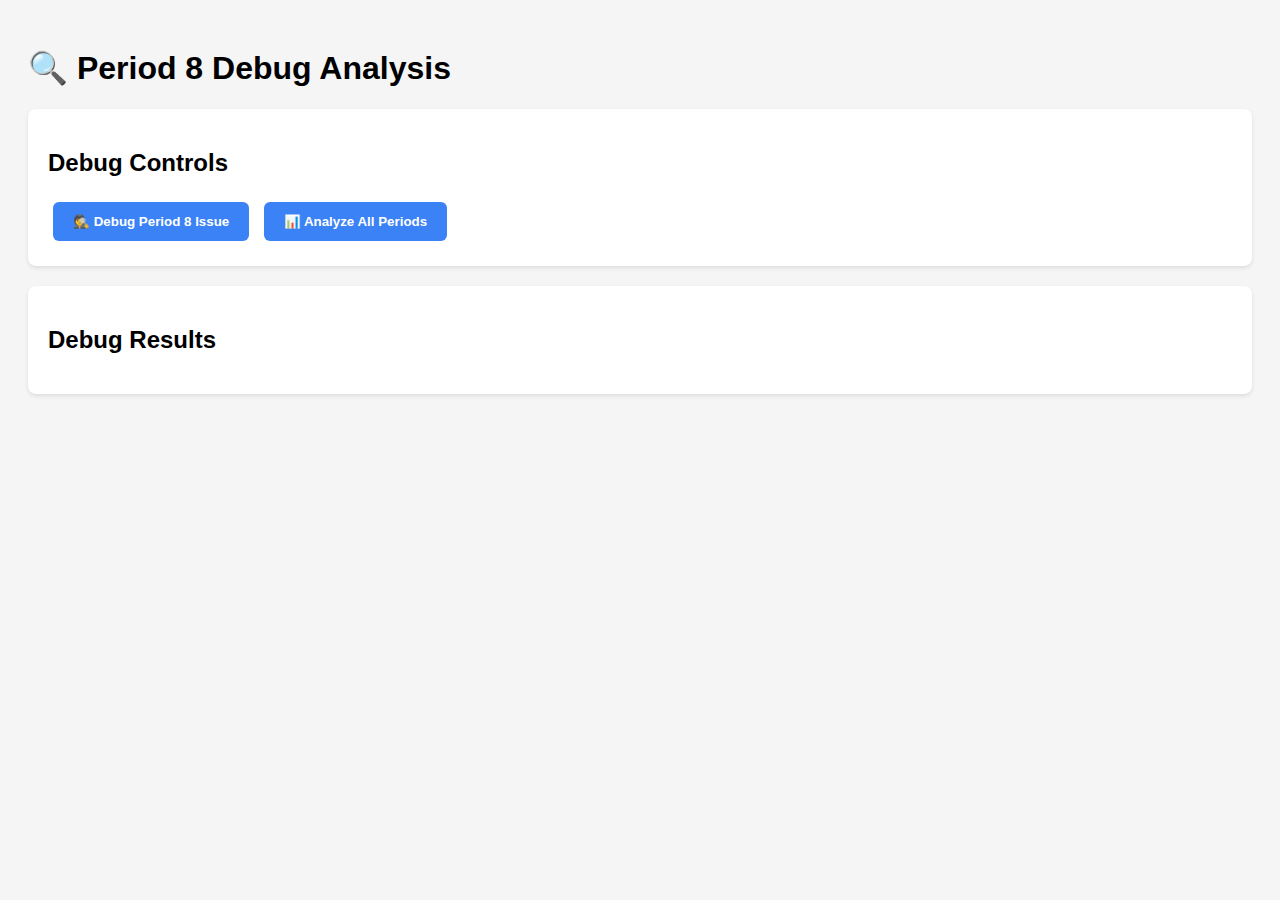
<file: debug_period8.html>
<!DOCTYPE html>
<html lang="en">
<head>
    <meta charset="UTF-8">
    <meta name="viewport" content="width=device-width, initial-scale=1.0">
    <title>Debug Period 8 - Soccer Lineup Manager</title>
    <style>
        body { font-family: Arial, sans-serif; padding: 20px; background: #f5f5f5; }
        .debug-section { margin: 20px 0; padding: 20px; background: white; border-radius: 8px; box-shadow: 0 2px 4px rgba(0,0,0,0.1); }
        .debug-button { margin: 5px; padding: 12px 20px; border: none; border-radius: 6px; cursor: pointer; font-weight: bold; background: #3b82f6; color: white; }
        .debug-result { margin: 10px 0; padding: 15px; border-radius: 6px; background: #f8fafc; border-left: 4px solid #3b82f6; }
        .period-detail { background: #fef9e7; padding: 12px; margin: 8px 0; border-radius: 6px; border-left: 4px solid #f59e0b; }
        .player-count { font-weight: bold; color: #dc2626; }
        .expected { color: #059669; }
        .problem { color: #dc2626; font-weight: bold; }
    </style>
</head>
<body>
    <h1>🔍 Period 8 Debug Analysis</h1>
    
    <div class="debug-section">
        <h2>Debug Controls</h2>
        <button class="debug-button" onclick="runDebugAnalysis()">🕵️ Debug Period 8 Issue</button>
        <button class="debug-button" onclick="analyzeAllPeriods()">📊 Analyze All Periods</button>
    </div>

    <div class="debug-section">
        <h2>Debug Results</h2>
        <div id="debugResults"></div>
    </div>

    <!-- Include all modules -->
    <script src="js/config.js"></script>
    <script src="js/toastManager.js"></script>
    <script src="js/lineupManager.js"></script>
    <script src="js/historyManager.js"></script>
    <script src="js/enhancedStats.js"></script>
    <script src="js/uiManager.js"></script>
    <script src="js/dragDrop.js"></script>
    <script src="js/mobileEnhancements.js"></script>
    <script src="js/autoFill.js"></script>
    <script src="js/exportUtils.js"></script>

    <script>
        // Initialize modules
        document.addEventListener('DOMContentLoaded', () => {
            try {
                ToastManager.init();
                LineupManager.init();
                console.log('Debug environment initialized');
            } catch (error) {
                console.error('Initialization error:', error);
            }
        });

        function runDebugAnalysis() {
            const debugDiv = document.getElementById('debugResults');
            let debugHtml = '';
            
            try {
                // Clear and run algorithm
                LineupManager.clearAllPeriods();
                AutoFillManager.autoFillAll();
                
                debugHtml += '<div class="debug-result"><h3>🔍 Period-by-Period Analysis</h3>';
                
                // Analyze each period
                for (let period = 1; period <= 8; period++) {
                    const periodData = LineupManager.lineup[period];
                    const gk = periodData.positions.goalkeeper;
                    const bench = periodData.bench || [];
                    const jersey = periodData.jersey || [];
                    const totalSitting = bench.length + jersey.length;
                    
                    // Count field players
                    const fieldPlayers = [];
                    SoccerConfig.positions.forEach(pos => {
                        if (pos !== 'goalkeeper' && periodData.positions[pos]) {
                            fieldPlayers.push(periodData.positions[pos]);
                        }
                    });
                    
                    const statusClass = totalSitting === 3 ? 'expected' : 'problem';
                    
                    debugHtml += `
                        <div class="period-detail">
                            <h4>Period ${period}</h4>
                            <div><strong>GK:</strong> ${gk}</div>
                            <div><strong>Field Players (${fieldPlayers.length}):</strong> ${fieldPlayers.join(', ')}</div>
                            <div><strong>Bench (${bench.length}):</strong> ${bench.join(', ') || 'None'}</div>
                            <div><strong>Jersey (${jersey.length}):</strong> ${jersey.join(', ') || 'None'}</div>
                            <div class="${statusClass}"><strong>Total Sitting: ${totalSitting}/3 ${totalSitting === 3 ? '✅' : '❌'}</strong></div>
                            <div><strong>Total Players:</strong> ${fieldPlayers.length + 1 + totalSitting} = ${fieldPlayers.length + 1 + totalSitting === 12 ? '✅' : '❌'} (should be 12)</div>
                        </div>
                    `;
                }
                
                debugHtml += '</div>';
                
                // Special focus on period 8
                const period8Data = LineupManager.lineup[8];
                const p8bench = period8Data.bench || [];
                const p8jersey = period8Data.jersey || [];
                const p8totalSitting = p8bench.length + p8jersey.length;
                
                debugHtml += `
                    <div class="debug-result">
                        <h3>🎯 Period 8 Detailed Analysis</h3>
                        <div><strong>Expected:</strong> 1 GK + 8 Field Players + 3 Sitting = 12 total</div>
                        <div><strong>Actual:</strong> 1 GK + ? Field Players + ${p8totalSitting} Sitting</div>
                        ${p8totalSitting !== 3 ? '<div class="problem">❌ PROBLEM: Not exactly 3 players sitting!</div>' : '<div class="expected">✅ GOOD: Exactly 3 players sitting</div>'}
                    </div>
                `;
                
                // Check algorithm logic
                debugHtml += `
                    <div class="debug-result">
                        <h3>🔧 Algorithm Logic Check</h3>
                        <div><strong>Total Players:</strong> ${SoccerConfig.utils.getPlayerNames().length}</div>
                        <div><strong>Period 8 GK:</strong> ${period8Data.positions.goalkeeper}</div>
                        <div><strong>Period 8 Jersey:</strong> ${p8jersey.join(', ') || 'None'}</div>
                        <div><strong>Available for field/bench:</strong> ${SoccerConfig.utils.getPlayerNames().length - 1 - p8jersey.length} players</div>
                        <div><strong>Should be:</strong> 8 field + ${3 - p8jersey.length} bench = ${8 + (3 - p8jersey.length)} total</div>
                    </div>
                `;
                
            } catch (error) {
                debugHtml += `<div class="debug-result problem">❌ Error during analysis: ${error.message}</div>`;
            }
            
            debugDiv.innerHTML = debugHtml;
        }

        function analyzeAllPeriods() {
            const debugDiv = document.getElementById('debugResults');
            
            try {
                LineupManager.clearAllPeriods();
                AutoFillManager.autoFillAll();
                
                let html = '<div class="debug-result"><h3>📊 All Periods Summary</h3>';
                
                const violations = [];
                for (let period = 1; period <= 8; period++) {
                    const periodData = LineupManager.lineup[period];
                    const sitting = (periodData.bench || []).length + (periodData.jersey || []).length;
                    
                    if (sitting !== 3) {
                        violations.push(`Period ${period}: ${sitting} sitting`);
                    }
                }
                
                if (violations.length === 0) {
                    html += '<div class="expected">✅ All periods have exactly 3 players sitting!</div>';
                } else {
                    html += '<div class="problem">❌ Rule 5 Violations Found:</div>';
                    violations.forEach(v => {
                        html += `<div class="problem">• ${v}</div>`;
                    });
                }
                
                html += '</div>';
                debugDiv.innerHTML = html;
                
            } catch (error) {
                debugDiv.innerHTML = `<div class="debug-result problem">❌ Analysis failed: ${error.message}</div>`;
            }
        }
    </script>
</body>
</html>
</file>
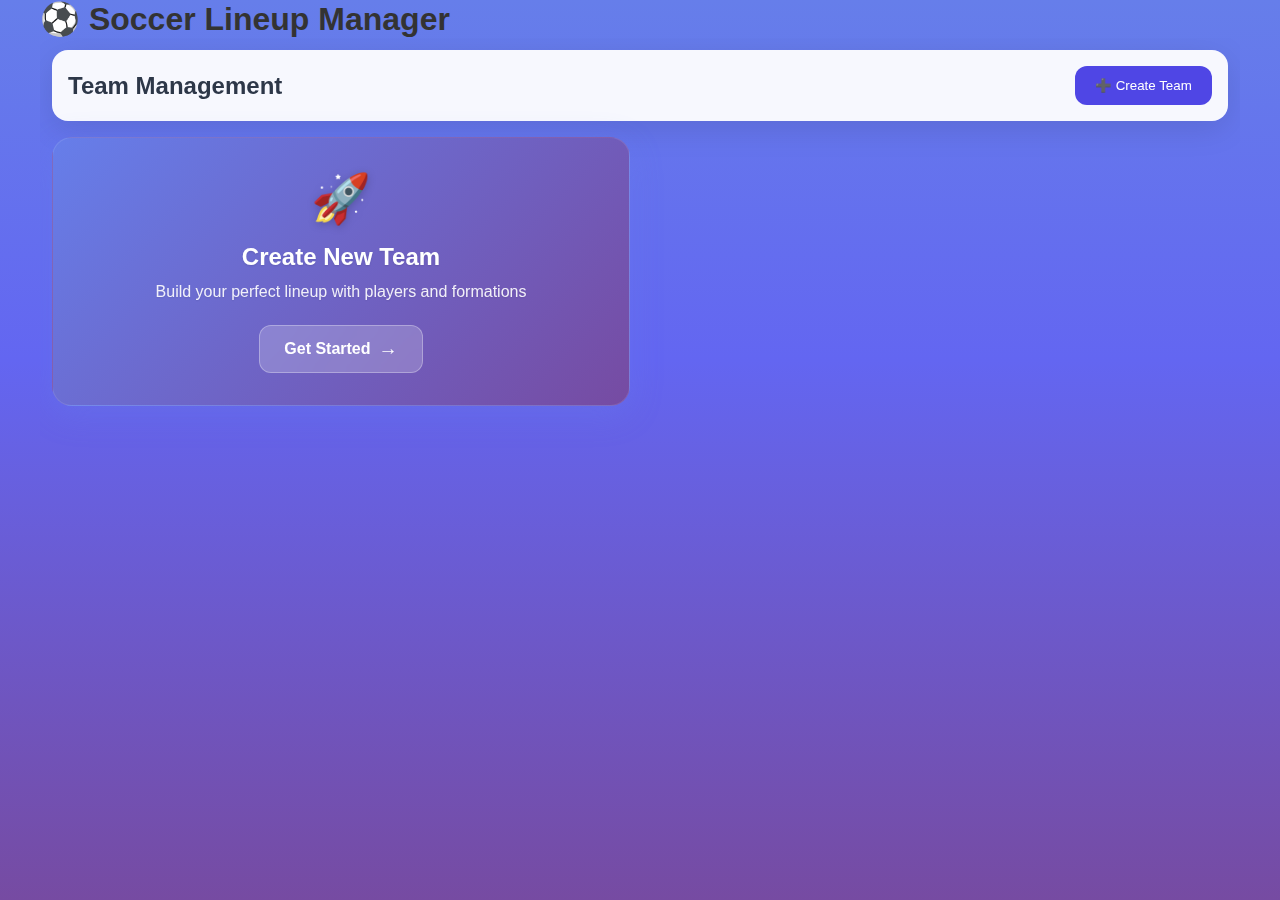
<file: index-old.html>
<!DOCTYPE html>
<html lang="en">
<head>
    <meta charset="UTF-8">
    <meta name="viewport" content="width=device-width, initial-scale=1.0">
    <title>⚽ Soccer Lineup Manager</title>
    <link rel="stylesheet" href="styles.css">
</head>
<body>
    <div class="app-container">
        <!-- Main Header -->
        <header class="main-header">
            <h1 id="headerTitle">⚽ Soccer Lineup Manager</h1>
            <div class="header-status" id="headerStatus"></div>
        </header>

        <!-- Main Content Area -->
        <main class="content-area" id="contentArea">
            
            <!-- Teams Tab Content -->
            <div class="tab-content active" id="teamsTab">
                <section class="tab-section">
                    <div class="section-header">
                        <h2>Team Management</h2>
                        <button id="createTeamBtn" class="btn primary">➕ Create Team</button>
                    </div>
                    <div id="teamsList" class="teams-list">
                        <p class="empty-state">No teams yet. Create your first team!</p>
                    </div>
                </section>
            </div>

            <!-- Field Tab Content -->
            <div class="tab-content" id="fieldTab">
            <div class="game-header">
                <div class="game-info">
                    <h2 id="currentTeamName">Team Name</h2>
                    <p id="currentGameInfo">Game vs Opponent</p>
                </div>
                <div class="game-actions">
                    <button id="viewToggleBtn" class="btn secondary">📋 Table View</button>
                    <button id="completeGameBtn" class="btn success">✅ Complete Game</button>
                </div>
            </div>

            <!-- Period Selector -->
            <div id="periodSelector" class="period-selector">
                <!-- Periods will be rendered dynamically -->
            </div>

            <!-- Field View -->
            <div id="fieldView" class="view-container">
                <div class="field-and-players">
                    <!-- Soccer Field -->
                    <div id="soccerField" class="soccer-field">
                        <!-- Field positions will be rendered dynamically based on formation -->
                    </div>

                    <!-- Players List -->
                    <div class="players-panel">
                        <h3>Available Players</h3>
                        <div id="availablePlayers" class="players-list"></div>
                        
                        <h3>Bench</h3>
                        <div id="benchPlayers" class="players-list bench"></div>
                    </div>
                </div>
            </div>

            <!-- Table View -->
            <div id="tableView" class="view-container" style="display: none;">
                <div class="table-container">
                    <table id="lineupTable" class="lineup-table">
                        <thead>
                            <tr>
                                <th>Position</th>
                                <th>Period 1</th>
                                <th>Period 2</th>
                                <th>Period 3</th>
                                <th>Period 4</th>
                            </tr>
                        </thead>
                        <tbody></tbody>
                    </table>
                </div>
            </div>
        </section>

        <!-- Modals -->
        <!-- Team Creation Full Page -->
        <section id="teamCreationSection" class="section" style="display: none;">
            <div class="team-creation-container">
                <div class="creation-header">
                    <button id="backToTeamsBtn" class="btn secondary">← Back to Teams</button>
                    <h1 id="teamCreationTitle">Create New Team</h1>
                </div>
                
                <form id="teamForm" class="team-creation-form">
                    <!-- Basic Info -->
                    <div class="creation-card">
                        <h3>Team Information</h3>
                        <div class="form-group">
                            <label>Team Name</label>
                            <input type="text" id="teamName" required placeholder="Enter team name">
                        </div>
                        
                        <div class="form-group">
                            <label>Team Size</label>
                            <div class="team-size-selector">
                                <label class="size-option">
                                    <input type="radio" name="teamSize" value="4" required>
                                    <span>4v4</span>
                                </label>
                                <label class="size-option">
                                    <input type="radio" name="teamSize" value="7" required>
                                    <span>7v7</span>
                                </label>
                                <label class="size-option">
                                    <input type="radio" name="teamSize" value="9" required>
                                    <span>9v9</span>
                                </label>
                                <label class="size-option">
                                    <input type="radio" name="teamSize" value="11" required>
                                    <span>11v11</span>
                                </label>
                            </div>
                        </div>
                        
                        <div class="form-group">
                            <label>Formation</label>
                            <div id="formationSelector" class="formation-selector">
                                <p class="empty-state">Select team size first</p>
                            </div>
                        </div>
                    </div>
                    
                    <!-- Players -->
                    <div class="creation-card">
                        <div class="card-header">
                            <h3>Players & Positions</h3>
                            <button type="button" id="addPlayerBtn" class="btn secondary">➕ Add Player</button>
                        </div>
                        <div id="playersContainer" class="players-container">
                            <!-- Players will be added dynamically -->
                        </div>
                    </div>
                    
                    <div class="form-actions-fixed">
                        <button type="button" class="btn secondary" id="cancelTeamBtn">Cancel</button>
                        <button type="submit" class="btn primary">Save Team</button>
                    </div>
                </form>
            </div>
        </section>

        <!-- Game Creation Modal -->
        <div id="gameModal" class="modal" style="display: none;">
            <div class="modal-content">
                <div class="modal-header">
                    <h3>Start New Game</h3>
                    <button class="modal-close">&times;</button>
                </div>
                <form id="gameForm">
                    <div class="form-group">
                        <label>Opponent</label>
                        <input type="text" id="gameOpponent" required placeholder="vs Team Name">
                    </div>
                    <div class="form-group">
                        <label>Date</label>
                        <input type="date" id="gameDate" required>
                    </div>
                    
                    <div class="form-group">
                        <label>Half Duration (minutes)</label>
                        <select id="halfDuration" required>
                            <option value="15">15 minutes</option>
                            <option value="20">20 minutes</option>
                            <option value="25">25 minutes</option>
                            <option value="30" selected>30 minutes</option>
                            <option value="35">35 minutes</option>
                            <option value="40">40 minutes</option>
                            <option value="45">45 minutes</option>
                        </select>
                    </div>
                    
                    <div class="form-group">
                        <label>Number of Periods/Shifts</label>
                        <select id="periodCount" required>
                            <option value="2">2 periods (1 per half)</option>
                            <option value="4" selected>4 periods</option>
                            <option value="6">6 periods</option>
                            <option value="8">8 periods</option>
                            <option value="10">10 periods</option>
                            <option value="12">12 periods</option>
                        </select>
                    </div>
                    
                    <div class="game-timing-preview" id="timingPreview">
                        <h4>Game Structure:</h4>
                        <p>Each period will be <strong>7.5 minutes</strong></p>
                        <p>Total game time: <strong>60 minutes</strong> (2 × 30min halves)</p>
                    </div>
                    
                    <div class="form-actions">
                        <button type="button" class="btn secondary modal-close">Cancel</button>
                        <button type="submit" class="btn primary">Start Game</button>
                    </div>
                </form>
            </div>
        </div>

        <!-- Player Selection Modal -->
        <div id="playerModal" class="modal" style="display: none;">
            <div class="modal-content">
                <div class="modal-header">
                    <h3 id="playerModalTitle">Select Player for Position</h3>
                    <button class="modal-close">&times;</button>
                </div>
                <div id="playersList" class="players-selection"></div>
            </div>
        </div>
    </div>

    <script src="app.js"></script>
</body>
</html>
</file>
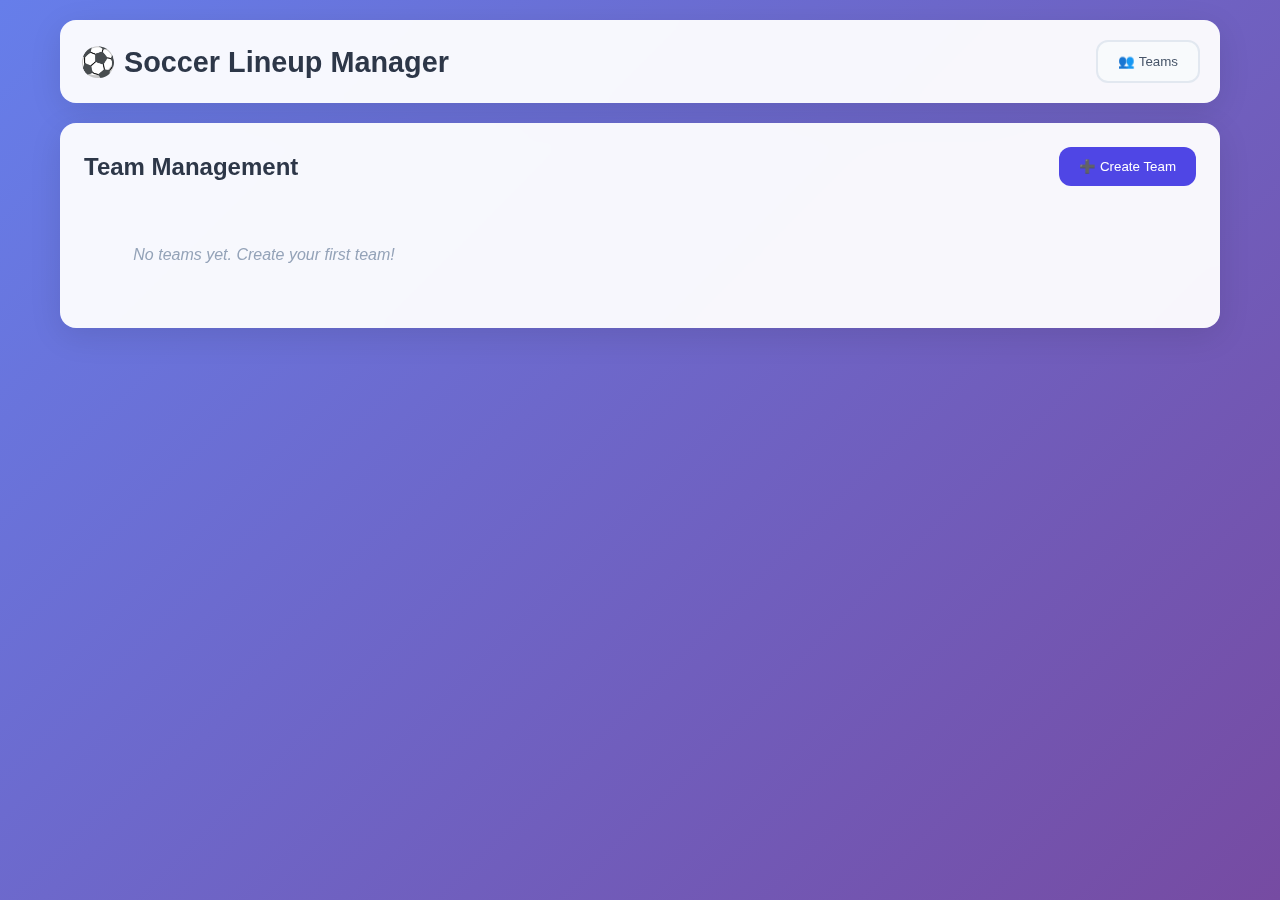
<file: simple-index.html>
<!DOCTYPE html>
<html lang="en">
<head>
    <meta charset="UTF-8">
    <meta name="viewport" content="width=device-width, initial-scale=1.0">
    <title>⚽ Soccer Lineup Manager</title>
    <link rel="stylesheet" href="simple-styles.css">
</head>
<body>
    <div class="app-container">
        <!-- Header -->
        <header class="app-header">
            <h1>⚽ Soccer Lineup Manager</h1>
            <div class="header-actions">
                <button id="teamBtn" class="btn secondary">👥 Teams</button>
                <button id="newGameBtn" class="btn primary" style="display: none;">🎮 New Game</button>
            </div>
        </header>

        <!-- Team Management Section -->
        <section id="teamSection" class="section">
            <div class="card">
                <div class="card-header">
                    <h2>Team Management</h2>
                    <button id="createTeamBtn" class="btn primary">➕ Create Team</button>
                </div>
                <div id="teamsList" class="teams-list">
                    <p class="empty-state">No teams yet. Create your first team!</p>
                </div>
            </div>
        </section>

        <!-- Game Section -->
        <section id="gameSection" class="section" style="display: none;">
            <div class="game-header">
                <div class="game-info">
                    <h2 id="currentTeamName">Team Name</h2>
                    <p id="currentGameInfo">Game vs Opponent</p>
                </div>
                <div class="game-actions">
                    <button id="viewToggleBtn" class="btn secondary">📋 Table View</button>
                    <button id="completeGameBtn" class="btn success">✅ Complete Game</button>
                </div>
            </div>

            <!-- Period Selector -->
            <div id="periodSelector" class="period-selector">
                <!-- Periods will be rendered dynamically -->
            </div>

            <!-- Field View -->
            <div id="fieldView" class="view-container">
                <div class="field-and-players">
                    <!-- Soccer Field -->
                    <div id="soccerField" class="soccer-field">
                        <!-- Field positions will be rendered dynamically based on formation -->
                    </div>

                    <!-- Players List -->
                    <div class="players-panel">
                        <h3>Available Players</h3>
                        <div id="availablePlayers" class="players-list"></div>
                        
                        <h3>Bench</h3>
                        <div id="benchPlayers" class="players-list bench"></div>
                    </div>
                </div>
            </div>

            <!-- Table View -->
            <div id="tableView" class="view-container" style="display: none;">
                <div class="table-container">
                    <table id="lineupTable" class="lineup-table">
                        <thead>
                            <tr>
                                <th>Position</th>
                                <th>Period 1</th>
                                <th>Period 2</th>
                                <th>Period 3</th>
                                <th>Period 4</th>
                            </tr>
                        </thead>
                        <tbody></tbody>
                    </table>
                </div>
            </div>
        </section>

        <!-- Modals -->
        <!-- Team Creation Full Page -->
        <section id="teamCreationSection" class="section" style="display: none;">
            <div class="team-creation-container">
                <div class="creation-header">
                    <button id="backToTeamsBtn" class="btn secondary">← Back to Teams</button>
                    <h1 id="teamCreationTitle">Create New Team</h1>
                </div>
                
                <form id="teamForm" class="team-creation-form">
                    <!-- Basic Info -->
                    <div class="creation-card">
                        <h3>Team Information</h3>
                        <div class="form-group">
                            <label>Team Name</label>
                            <input type="text" id="teamName" required placeholder="Enter team name">
                        </div>
                        
                        <div class="form-group">
                            <label>Team Size</label>
                            <div class="team-size-selector">
                                <label class="size-option">
                                    <input type="radio" name="teamSize" value="4" required>
                                    <span>4v4</span>
                                </label>
                                <label class="size-option">
                                    <input type="radio" name="teamSize" value="7" required>
                                    <span>7v7</span>
                                </label>
                                <label class="size-option">
                                    <input type="radio" name="teamSize" value="9" required>
                                    <span>9v9</span>
                                </label>
                                <label class="size-option">
                                    <input type="radio" name="teamSize" value="11" required>
                                    <span>11v11</span>
                                </label>
                            </div>
                        </div>
                        
                        <div class="form-group">
                            <label>Formation</label>
                            <div id="formationSelector" class="formation-selector">
                                <p class="empty-state">Select team size first</p>
                            </div>
                        </div>
                    </div>
                    
                    <!-- Players -->
                    <div class="creation-card">
                        <div class="card-header">
                            <h3>Players & Positions</h3>
                            <button type="button" id="addPlayerBtn" class="btn secondary">➕ Add Player</button>
                        </div>
                        <div id="playersContainer" class="players-container">
                            <!-- Players will be added dynamically -->
                        </div>
                    </div>
                    
                    <div class="form-actions-fixed">
                        <button type="button" class="btn secondary" id="cancelTeamBtn">Cancel</button>
                        <button type="submit" class="btn primary">Save Team</button>
                    </div>
                </form>
            </div>
        </section>

        <!-- Game Creation Modal -->
        <div id="gameModal" class="modal" style="display: none;">
            <div class="modal-content">
                <div class="modal-header">
                    <h3>Start New Game</h3>
                    <button class="modal-close">&times;</button>
                </div>
                <form id="gameForm">
                    <div class="form-group">
                        <label>Opponent</label>
                        <input type="text" id="gameOpponent" required placeholder="vs Team Name">
                    </div>
                    <div class="form-group">
                        <label>Date</label>
                        <input type="date" id="gameDate" required>
                    </div>
                    
                    <div class="form-group">
                        <label>Half Duration (minutes)</label>
                        <select id="halfDuration" required>
                            <option value="15">15 minutes</option>
                            <option value="20">20 minutes</option>
                            <option value="25">25 minutes</option>
                            <option value="30" selected>30 minutes</option>
                            <option value="35">35 minutes</option>
                            <option value="40">40 minutes</option>
                            <option value="45">45 minutes</option>
                        </select>
                    </div>
                    
                    <div class="form-group">
                        <label>Number of Periods/Shifts</label>
                        <select id="periodCount" required>
                            <option value="2">2 periods (1 per half)</option>
                            <option value="4" selected>4 periods</option>
                            <option value="6">6 periods</option>
                            <option value="8">8 periods</option>
                            <option value="10">10 periods</option>
                            <option value="12">12 periods</option>
                        </select>
                    </div>
                    
                    <div class="game-timing-preview" id="timingPreview">
                        <h4>Game Structure:</h4>
                        <p>Each period will be <strong>7.5 minutes</strong></p>
                        <p>Total game time: <strong>60 minutes</strong> (2 × 30min halves)</p>
                    </div>
                    
                    <div class="form-actions">
                        <button type="button" class="btn secondary modal-close">Cancel</button>
                        <button type="submit" class="btn primary">Start Game</button>
                    </div>
                </form>
            </div>
        </div>

        <!-- Player Selection Modal -->
        <div id="playerModal" class="modal" style="display: none;">
            <div class="modal-content">
                <div class="modal-header">
                    <h3 id="playerModalTitle">Select Player for Position</h3>
                    <button class="modal-close">&times;</button>
                </div>
                <div id="playersList" class="players-selection"></div>
            </div>
        </div>
    </div>

    <script src="simple-app.js"></script>
</body>
</html>
</file>
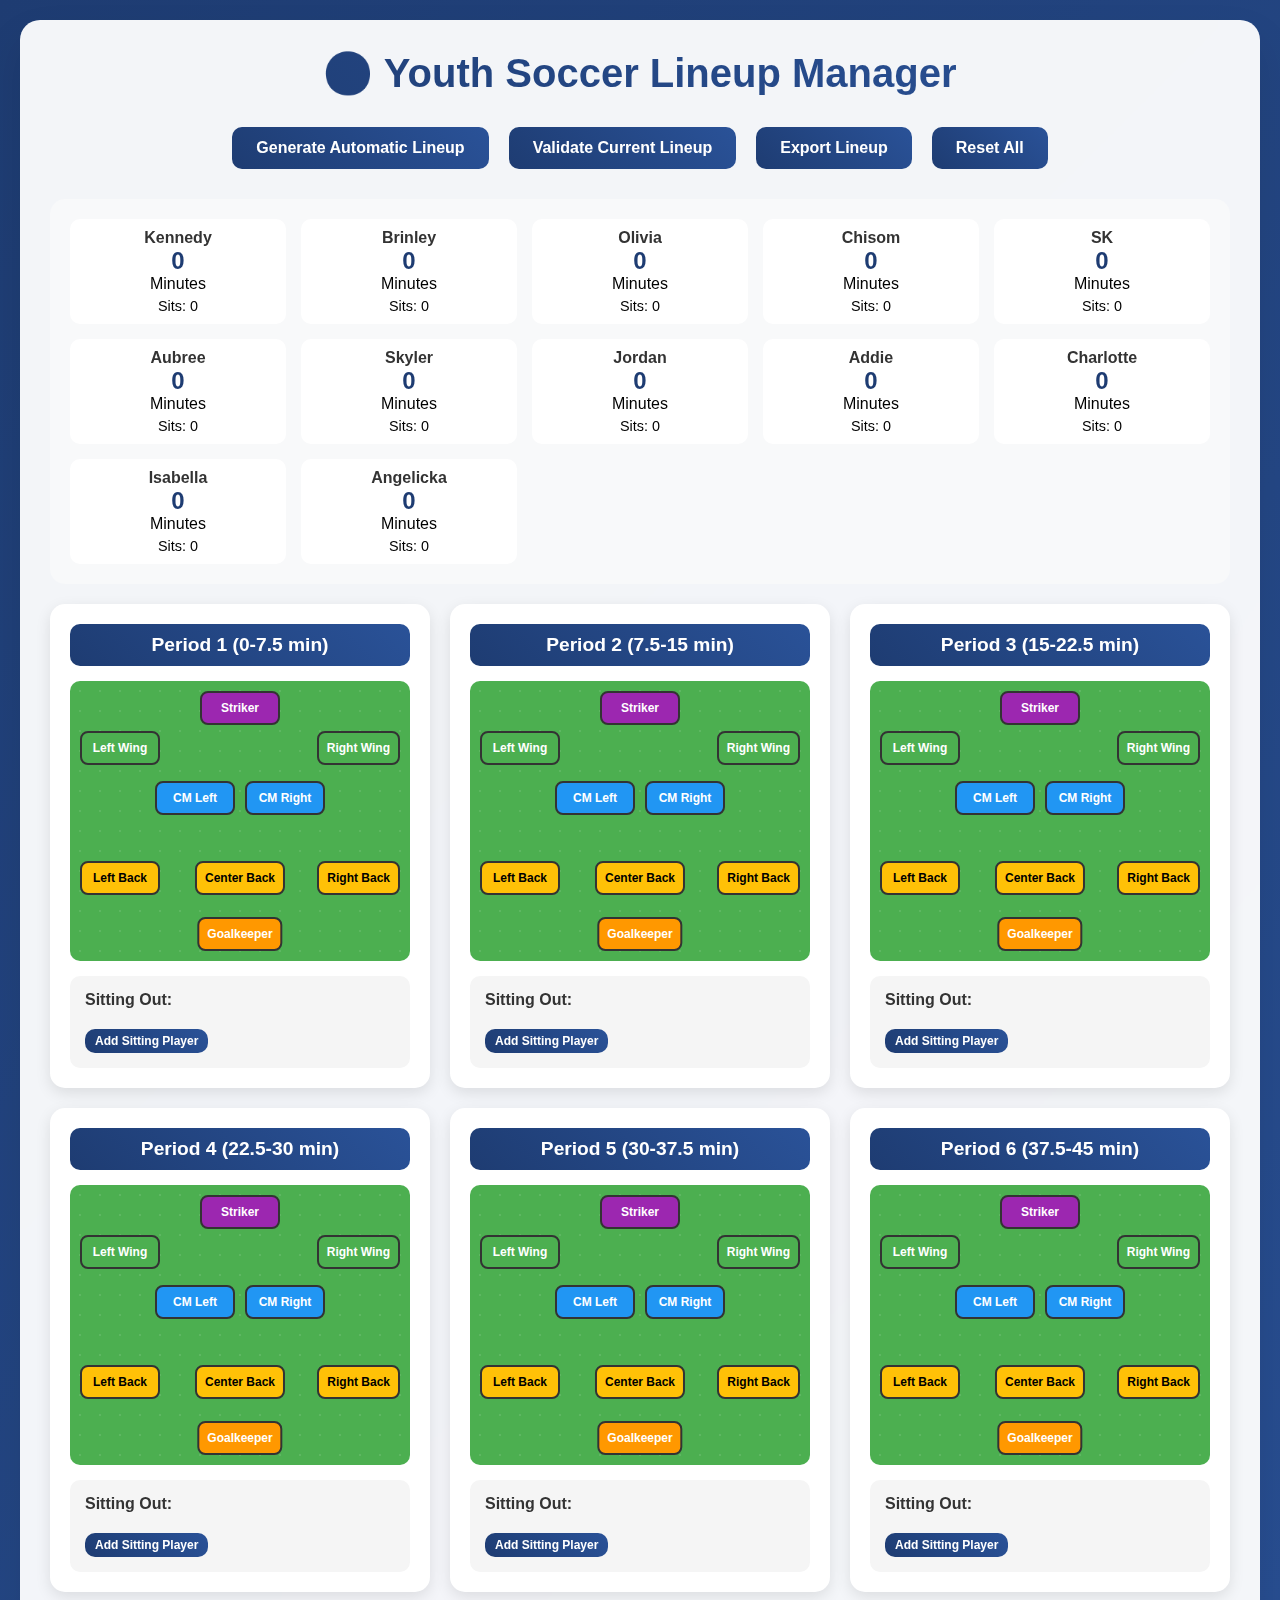
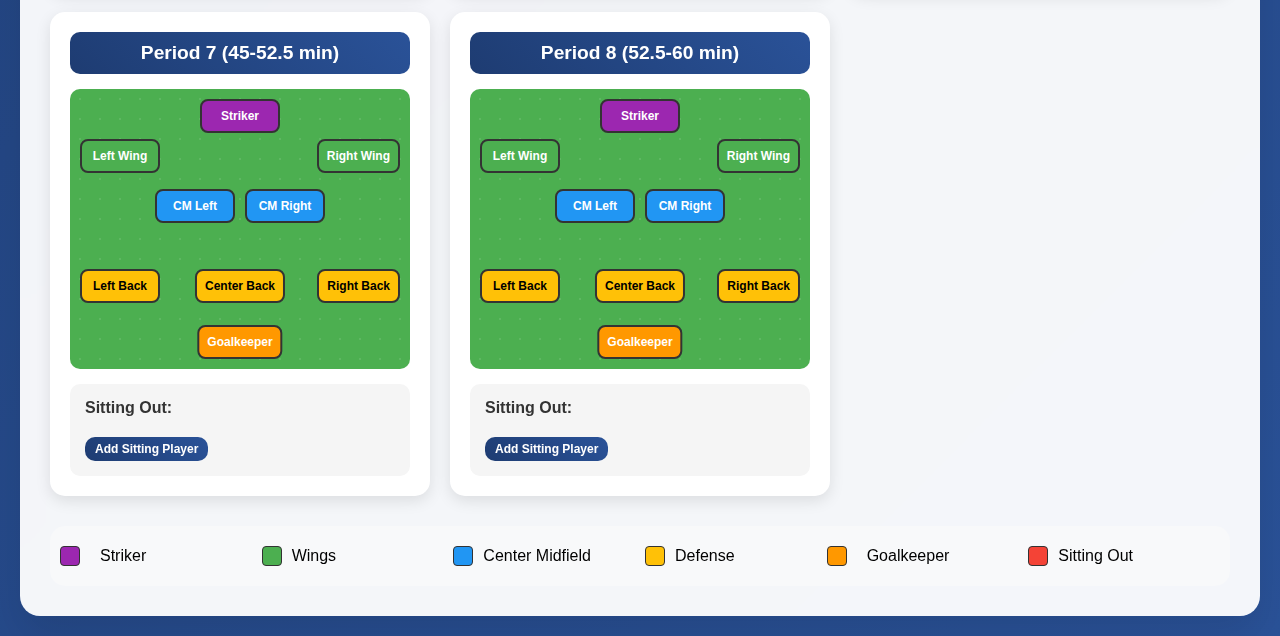
<file: soccer_lineup_manager (1).html>
<!DOCTYPE html>
<html lang="en">
<head>
    <meta charset="UTF-8">
    <meta name="viewport" content="width=device-width, initial-scale=1.0">
    <title>Youth Soccer Lineup Manager</title>
    <style>
        * {
            margin: 0;
            padding: 0;
            box-sizing: border-box;
        }

        body {
            font-family: -apple-system, BlinkMacSystemFont, 'Segoe UI', Roboto, sans-serif;
            background: linear-gradient(135deg, #1e3c72 0%, #2a5298 100%);
            min-height: 100vh;
            padding: 20px;
        }

        .container {
            max-width: 1400px;
            margin: 0 auto;
            background: rgba(255, 255, 255, 0.95);
            backdrop-filter: blur(10px);
            border-radius: 20px;
            padding: 30px;
            box-shadow: 0 20px 40px rgba(0, 0, 0, 0.1);
        }

        h1 {
            text-align: center;
            color: #333;
            margin-bottom: 30px;
            font-size: 2.5em;
            background: linear-gradient(45deg, #1e3c72, #2a5298);
            -webkit-background-clip: text;
            -webkit-text-fill-color: transparent;
            background-clip: text;
        }

        .controls {
            display: flex;
            gap: 20px;
            margin-bottom: 30px;
            justify-content: center;
            flex-wrap: wrap;
        }

        button {
            padding: 12px 24px;
            background: linear-gradient(45deg, #1e3c72, #2a5298);
            color: white;
            border: none;
            border-radius: 10px;
            font-size: 16px;
            cursor: pointer;
            transition: all 0.3s ease;
            font-weight: 600;
        }

        button:hover {
            transform: translateY(-2px);
            box-shadow: 0 5px 15px rgba(30, 60, 114, 0.3);
        }

        .periods-container {
            display: grid;
            grid-template-columns: repeat(auto-fit, minmax(300px, 1fr));
            gap: 20px;
        }

        .period {
            background: white;
            border-radius: 15px;
            padding: 20px;
            box-shadow: 0 5px 15px rgba(0, 0, 0, 0.1);
        }

        .period-header {
            text-align: center;
            font-size: 1.2em;
            font-weight: bold;
            color: #333;
            margin-bottom: 15px;
            padding: 10px;
            background: linear-gradient(45deg, #1e3c72, #2a5298);
            color: white;
            border-radius: 10px;
        }

        .field {
            background: #4CAF50;
            background-image: 
                radial-gradient(circle at 50% 50%, rgba(255,255,255,0.1) 1px, transparent 1px);
            background-size: 20px 20px;
            border-radius: 10px;
            padding: 15px;
            margin-bottom: 15px;
            position: relative;
            min-height: 280px;
        }

        .position {
            position: absolute;
            background: white;
            border: 2px solid #333;
            border-radius: 8px;
            padding: 8px;
            font-size: 12px;
            font-weight: bold;
            text-align: center;
            min-width: 80px;
            cursor: pointer;
            transition: all 0.3s ease;
        }

        .position:hover {
            transform: scale(1.05);
            z-index: 10;
        }

        /* Position Colors */
        .striker { background-color: #9C27B0; color: white; }
        .left-wing, .right-wing { background-color: #4CAF50; color: white; }
        .center-mid { background-color: #2196F3; color: white; }
        .left-back, .center-back, .right-back { background-color: #FFC107; color: black; }
        .goalkeeper { background-color: #FF9800; color: white; }
        .sitting { background-color: #F44336; color: white; }

        /* Position Layout */
        .striker { top: 10px; left: 50%; transform: translateX(-50%); }
        .left-wing { top: 50px; left: 10px; }
        .right-wing { top: 50px; right: 10px; }
        .center-mid.left { top: 100px; left: 25%; }
        .center-mid.right { top: 100px; right: 25%; }
        .left-back { top: 180px; left: 10px; }
        .center-back { top: 180px; left: 50%; transform: translateX(-50%); }
        .right-back { top: 180px; right: 10px; }
        .goalkeeper { bottom: 10px; left: 50%; transform: translateX(-50%); }

        .bench {
            background: #f5f5f5;
            border-radius: 10px;
            padding: 15px;
            margin-top: 15px;
        }

        .bench-title {
            font-weight: bold;
            margin-bottom: 10px;
            color: #333;
        }

        .bench-players {
            display: flex;
            flex-wrap: wrap;
            gap: 5px;
        }

        .bench-player {
            background-color: #F44336;
            color: white;
            padding: 5px 10px;
            border-radius: 5px;
            font-size: 12px;
            font-weight: bold;
        }

        .legend {
            display: grid;
            grid-template-columns: repeat(auto-fit, minmax(150px, 1fr));
            gap: 10px;
            margin-top: 30px;
            padding: 20px;
            background: #f8f9fa;
            border-radius: 15px;
        }

        .legend-item {
            display: flex;
            align-items: center;
            gap: 10px;
        }

        .legend-color {
            width: 20px;
            height: 20px;
            border-radius: 4px;
            border: 1px solid #333;
        }

        .player-select {
            position: absolute;
            background: white;
            border: 2px solid #333;
            border-radius: 8px;
            padding: 10px;
            max-height: 200px;
            overflow-y: auto;
            z-index: 100;
            box-shadow: 0 5px 15px rgba(0, 0, 0, 0.2);
            display: none;
        }

        .player-option {
            padding: 8px;
            cursor: pointer;
            border-radius: 4px;
            margin-bottom: 5px;
        }

        .player-option:hover {
            background: #e3f2fd;
        }

        .stats {
            background: #f8f9fa;
            border-radius: 15px;
            padding: 20px;
            margin-bottom: 20px;
        }

        .stats-grid {
            display: grid;
            grid-template-columns: repeat(auto-fit, minmax(200px, 1fr));
            gap: 15px;
        }

        .stat-item {
            text-align: center;
            padding: 10px;
            background: white;
            border-radius: 10px;
        }

        .stat-number {
            font-size: 1.5em;
            font-weight: bold;
            color: #1e3c72;
        }

        @media (max-width: 768px) {
            .periods-container {
                grid-template-columns: 1fr;
            }
            
            .container {
                padding: 15px;
            }
            
            h1 {
                font-size: 2em;
            }
        }
    </style>
</head>
<body>
    <div class="container">
        <h1>⚽ Youth Soccer Lineup Manager</h1>
        
        <div class="controls">
            <button onclick="generateLineup()">Generate Automatic Lineup</button>
            <button onclick="validateLineup()">Validate Current Lineup</button>
            <button onclick="exportLineup()">Export Lineup</button>
            <button onclick="resetLineup()">Reset All</button>
        </div>

        <div class="stats" id="statsContainer">
            <div class="stats-grid" id="statsGrid">
                <!-- Stats will be populated here -->
            </div>
        </div>

        <div class="periods-container" id="periodsContainer">
            <!-- Periods will be generated here -->
        </div>

        <div class="legend">
            <div class="legend-item">
                <div class="legend-color striker"></div>
                <span>Striker</span>
            </div>
            <div class="legend-item">
                <div class="legend-color left-wing"></div>
                <span>Wings</span>
            </div>
            <div class="legend-item">
                <div class="legend-color center-mid"></div>
                <span>Center Midfield</span>
            </div>
            <div class="legend-item">
                <div class="legend-color left-back"></div>
                <span>Defense</span>
            </div>
            <div class="legend-item">
                <div class="legend-color goalkeeper"></div>
                <span>Goalkeeper</span>
            </div>
            <div class="legend-item">
                <div class="legend-color sitting"></div>
                <span>Sitting Out</span>
            </div>
        </div>
    </div>

    <div class="player-select" id="playerSelect">
        <!-- Player options will be populated here -->
    </div>

    <script>
        const players = {
            'Kennedy': ['Striker', 'Wing', 'Midfield'],
            'Brinley': ['Striker', 'Wing', 'Midfield'],
            'Olivia': ['Back'],
            'Chisom': ['Back'],
            'SK': ['Back', 'Goalkeeper'],
            'Aubree': ['All'],
            'Skyler': ['Midfield', 'Defense'],
            'Jordan': ['All'],
            'Addie': ['All'],
            'Charlotte': ['All except GK'],
            'Isabella': ['All except GK'],
            'Angelicka': ['Midfield', 'Defense']
        };

        const positions = [
            'Striker', 'Left Wing', 'Right Wing', 
            'Center Mid Left', 'Center Mid Right',
            'Left Back', 'Center Back', 'Right Back', 'Goalkeeper'
        ];

        let lineup = {};
        let currentEditingPosition = null;

        // Initialize lineup structure
        function initializeLineup() {
            for (let period = 1; period <= 8; period++) {
                lineup[period] = {};
                positions.forEach(pos => {
                    lineup[period][pos] = null;
                });
                lineup[period]['Sitting'] = [];
            }
        }

        // Generate periods HTML
        function generatePeriodsHTML() {
            const container = document.getElementById('periodsContainer');
            let html = '';

            for (let period = 1; period <= 8; period++) {
                html += `
                    <div class="period">
                        <div class="period-header">Period ${period} (${(period-1) * 7.5}-${period * 7.5} min)</div>
                        <div class="field">
                            <div class="position striker" onclick="openPlayerSelect(${period}, 'Striker')" id="p${period}-striker">
                                <div>Striker</div>
                                <div class="player-name"></div>
                            </div>
                            <div class="position left-wing" onclick="openPlayerSelect(${period}, 'Left Wing')" id="p${period}-left-wing">
                                <div>Left Wing</div>
                                <div class="player-name"></div>
                            </div>
                            <div class="position right-wing" onclick="openPlayerSelect(${period}, 'Right Wing')" id="p${period}-right-wing">
                                <div>Right Wing</div>
                                <div class="player-name"></div>
                            </div>
                            <div class="position center-mid left" onclick="openPlayerSelect(${period}, 'Center Mid Left')" id="p${period}-center-mid-left">
                                <div>CM Left</div>
                                <div class="player-name"></div>
                            </div>
                            <div class="position center-mid right" onclick="openPlayerSelect(${period}, 'Center Mid Right')" id="p${period}-center-mid-right">
                                <div>CM Right</div>
                                <div class="player-name"></div>
                            </div>
                            <div class="position left-back" onclick="openPlayerSelect(${period}, 'Left Back')" id="p${period}-left-back">
                                <div>Left Back</div>
                                <div class="player-name"></div>
                            </div>
                            <div class="position center-back" onclick="openPlayerSelect(${period}, 'Center Back')" id="p${period}-center-back">
                                <div>Center Back</div>
                                <div class="player-name"></div>
                            </div>
                            <div class="position right-back" onclick="openPlayerSelect(${period}, 'Right Back')" id="p${period}-right-back">
                                <div>Right Back</div>
                                <div class="player-name"></div>
                            </div>
                            <div class="position goalkeeper" onclick="openPlayerSelect(${period}, 'Goalkeeper')" id="p${period}-goalkeeper">
                                <div>Goalkeeper</div>
                                <div class="player-name"></div>
                            </div>
                        </div>
                        <div class="bench">
                            <div class="bench-title">Sitting Out:</div>
                            <div class="bench-players" id="p${period}-bench">
                                <!-- Sitting players will be added here -->
                            </div>
                            <button style="margin-top: 10px; font-size: 12px; padding: 5px 10px;" onclick="addSittingPlayer(${period})">Add Sitting Player</button>
                        </div>
                    </div>
                `;
            }
            container.innerHTML = html;
        }

        // Open player selection
        function openPlayerSelect(period, position) {
            currentEditingPosition = { period, position };
            const selectDiv = document.getElementById('playerSelect');
            const availablePlayers = getAvailablePlayers(period, position);
            
            let html = `<div style="font-weight: bold; margin-bottom: 10px;">Select Player for ${position}</div>`;
            html += `<div class="player-option" onclick="assignPlayer(null)">Clear Position</div>`;
            
            availablePlayers.forEach(player => {
                html += `<div class="player-option" onclick="assignPlayer('${player}')">${player}</div>`;
            });
            
            selectDiv.innerHTML = html;
            selectDiv.style.display = 'block';
            
            // Position the select div
            const clickedElement = document.getElementById(`p${period}-${position.toLowerCase().replace(/\s+/g, '-')}`);
            const rect = clickedElement.getBoundingClientRect();
            selectDiv.style.left = rect.left + 'px';
            selectDiv.style.top = (rect.bottom + window.scrollY) + 'px';
        }

        // Get available players for a position
        function getAvailablePlayers(period, position) {
            const allPlayers = Object.keys(players);
            return allPlayers.filter(player => {
                // Check if player can play this position
                const preferences = players[player];
                if (!canPlayerPlayPosition(player, position)) {
                    return false;
                }
                
                // Check if player is already assigned in this period
                const currentAssignments = Object.values(lineup[period]).filter(val => val !== null);
                if (currentAssignments.includes(player) || 
                    (lineup[period]['Sitting'] && lineup[period]['Sitting'].includes(player))) {
                    return false;
                }
                
                return true;
            });
        }

        // Check if player can play position based on preferences
        function canPlayerPlayPosition(player, position) {
            const preferences = players[player];
            
            if (preferences.includes('All')) return true;
            if (preferences.includes('All except GK') && position !== 'Goalkeeper') return true;
            
            if (position === 'Striker' && preferences.includes('Striker')) return true;
            if ((position === 'Left Wing' || position === 'Right Wing') && preferences.includes('Wing')) return true;
            if ((position === 'Center Mid Left' || position === 'Center Mid Right') && preferences.includes('Midfield')) return true;
            if ((position === 'Left Back' || position === 'Center Back' || position === 'Right Back') && 
                (preferences.includes('Back') || preferences.includes('Defense'))) return true;
            if (position === 'Goalkeeper' && preferences.includes('Goalkeeper')) return true;
            
            return false;
        }

        // Assign player to position
        function assignPlayer(playerName) {
            if (currentEditingPosition) {
                const { period, position } = currentEditingPosition;
                
                // If assigning a new player, remove them from sitting list if they're there
                if (playerName && lineup[period]['Sitting'].includes(playerName)) {
                    lineup[period]['Sitting'] = lineup[period]['Sitting'].filter(p => p !== playerName);
                }
                
                lineup[period][position] = playerName;
                updateDisplay();
                document.getElementById('playerSelect').style.display = 'none';
                currentEditingPosition = null;
            }
        }

        // Add sitting player
        function addSittingPlayer(period) {
            const allPlayers = Object.keys(players);
            const currentAssignments = Object.values(lineup[period]).filter(val => val !== null);
            const availablePlayers = allPlayers.filter(player => 
                !currentAssignments.includes(player) && 
                !lineup[period]['Sitting'].includes(player)
            );
            
            if (availablePlayers.length === 0) {
                alert('No available players to sit out');
                return;
            }
            
            const playerName = prompt(`Available players: ${availablePlayers.join(', ')}\n\nEnter player name to sit out:`);
            if (playerName && availablePlayers.includes(playerName)) {
                lineup[period]['Sitting'].push(playerName);
                updateDisplay();
            }
        }

        // Update display
        function updateDisplay() {
            for (let period = 1; period <= 8; period++) {
                // Update field positions
                positions.forEach(position => {
                    const elementId = `p${period}-${position.toLowerCase().replace(/\s+/g, '-')}`;
                    const element = document.getElementById(elementId);
                    const playerName = lineup[period][position];
                    
                    if (element) {
                        const nameDiv = element.querySelector('.player-name');
                        const positionTitle = element.querySelector('div:first-child');
                        
                        if (nameDiv) {
                            nameDiv.textContent = playerName || '';
                        }
                        
                        // Hide/show position title based on whether player is assigned
                        if (positionTitle) {
                            positionTitle.style.display = playerName ? 'none' : 'block';
                        }
                    }
                });
                
                // Update bench
                const benchElement = document.getElementById(`p${period}-bench`);
                if (benchElement && lineup[period]['Sitting']) {
                    benchElement.innerHTML = lineup[period]['Sitting']
                        .map(player => `<span class="bench-player" onclick="removeSittingPlayer(${period}, '${player}')">${player}</span>`)
                        .join('');
                }
            }
            
            updateStats();
        }

        // Remove sitting player
        function removeSittingPlayer(period, playerName) {
            lineup[period]['Sitting'] = lineup[period]['Sitting'].filter(p => p !== playerName);
            updateDisplay();
        }

        // Remove assigned player
        function removeAssignedPlayer(period, playerName) {
            lineup[period][pos] = lineup[period][pos].filter(p => p !== playerName);
            updateDisplay();
        }

        // Generate automatic lineup
        function generateLineup() {
            if (!confirm('This will overwrite the current lineup. Are you sure?')) return;
            
            initializeLineup();
            
            // Set goalkeepers according to requirements
            const goalkeepers = ['Aubree', 'Jordyn', 'SK'];
            
            // Aubree: periods 1-3
            for (let i = 1; i <= 3; i++) {
                lineup[i]['Goalkeeper'] = 'Aubree';
                if (i < 3) lineup[i + 1]['Sitting'] = ['Aubree']; // Sit after GK duty
            }
            
            // Jordyn: periods 4-6 (but first check if Jordyn exists, use Jordan instead)
            const jordanName = Object.keys(players).includes('Jordyn') ? 'Jordyn' : 'Jordan';
            for (let i = 4; i <= 6; i++) {
                lineup[i]['Goalkeeper'] = jordanName;
                if (i < 6) lineup[i + 1]['Sitting'] = [jordanName];
            }
            
            // SK: periods 7-8
            for (let i = 7; i <= 8; i++) {
                lineup[i]['Goalkeeper'] = 'SK';
            }
            lineup[6]['Sitting'] = ['SK']; // SK sits before GK duty
            
            // Fill other positions with available players
            fillRemainingPositions();
            updateDisplay();
        }

        // Fill remaining positions
        function fillRemainingPositions() {
            const allPlayers = Object.keys(players);
            
            for (let period = 1; period <= 8; period++) {
                const assignedPlayers = new Set();
                
                // Add already assigned goalkeeper
                if (lineup[period]['Goalkeeper']) {
                    assignedPlayers.add(lineup[period]['Goalkeeper']);
                }
                
                // Add sitting players
                lineup[period]['Sitting'].forEach(p => assignedPlayers.add(p));
                
                // Assign remaining positions
                const availablePositions = positions.filter(pos => 
                    pos !== 'Goalkeeper' && !lineup[period][pos]
                );
                
                const availablePlayers = allPlayers.filter(p => !assignedPlayers.has(p));
                
                // Ensure each player sits at least once
                if (period <= 4) {
                    const playerSitCounts = {};
                    allPlayers.forEach(p => playerSitCounts[p] = 0);
                    
                    for (let p = 1; p <= 8; p++) {
                        lineup[p]['Sitting'].forEach(player => {
                            playerSitCounts[player]++;
                        });
                    }
                    
                    // Find players who need to sit
                    const needToSit = allPlayers.filter(p => playerSitCounts[p] === 0);
                    if (needToSit.length > 0 && availablePlayers.includes(needToSit[0])) {
                        lineup[period]['Sitting'].push(needToSit[0]);
                        availablePlayers.splice(availablePlayers.indexOf(needToSit[0]), 1);
                    }
                }
                
                // Assign available players to positions
                availablePositions.forEach((position, index) => {
                    if (availablePlayers[index]) {
                        lineup[period][position] = availablePlayers[index];
                    }
                });
            }
        }

        // Update stats
        function updateStats() {
            const stats = calculateStats();
            const statsGrid = document.getElementById('statsGrid');
            
            let html = '';
            Object.entries(stats).forEach(([player, data]) => {
                html += `
                    <div class="stat-item">
                        <div style="font-weight: bold; color: #333;">${player}</div>
                        <div class="stat-number">${data.totalMinutes}</div>
                        <div>Minutes</div>
                        <div style="font-size: 0.9em; margin-top: 5px;">
                            Sits: ${data.sittingPeriods}
                        </div>
                    </div>
                `;
            });
            
            statsGrid.innerHTML = html;
        }

        // Calculate statistics
        function calculateStats() {
            const stats = {};
            const allPlayers = Object.keys(players);
            
            allPlayers.forEach(player => {
                stats[player] = {
                    totalMinutes: 0,
                    sittingPeriods: 0,
                    positions: {}
                };
            });
            
            for (let period = 1; period <= 8; period++) {
                // Count playing time
                positions.forEach(position => {
                    const player = lineup[period][position];
                    if (player) {
                        stats[player].totalMinutes += 7.5;
                        stats[player].positions[position] = (stats[player].positions[position] || 0) + 1;
                    }
                });
                
                // Count sitting periods
                lineup[period]['Sitting'].forEach(player => {
                    stats[player].sittingPeriods += 1;
                });
            }
            
            return stats;
        }

        // Validate lineup
        function validateLineup() {
            const issues = [];
            const stats = calculateStats();
            
            // Check if all positions are filled
            for (let period = 1; period <= 8; period++) {
                const emptyPositions = positions.filter(pos => !lineup[period][pos]);
                if (emptyPositions.length > 0) {
                    issues.push(`Period ${period}: Missing players for ${emptyPositions.join(', ')}`);
                }
            }
            
            // Check playing time fairness
            const playingTimes = Object.values(stats).map(s => s.totalMinutes);
            const maxTime = Math.max(...playingTimes);
            const minTime = Math.min(...playingTimes);
            
            if (maxTime - minTime > 15) {
                issues.push(`Uneven playing time: ${minTime}-${maxTime} minutes range`);
            }
            
            if (issues.length === 0) {
                alert('✅ Lineup validation passed! No issues found.');
            } else {
                alert('⚠️ Issues found:\n\n' + issues.join('\n'));
            }
        }

        // Export lineup
        function exportLineup() {
            const stats = calculateStats();
            let exportText = 'SOCCER LINEUP EXPORT\n\n';
            
            for (let period = 1; period <= 8; period++) {
                exportText += `PERIOD ${period} (${(period-1) * 7.5}-${period * 7.5} min)\n`;
                exportText += '─'.repeat(40) + '\n';
                
                positions.forEach(position => {
                    const player = lineup[period][position] || 'EMPTY';
                    exportText += `${position}: ${player}\n`;
                });
                
                exportText += `Sitting: ${lineup[period]['Sitting'].join(', ') || 'None'}\n`;
                exportText += '\n';
            }
            
            exportText += 'PLAYER STATISTICS\n';
            exportText += '─'.repeat(40) + '\n';
            
            Object.entries(stats).forEach(([player, data]) => {
                exportText += `${player}: ${data.totalMinutes} minutes, ${data.sittingPeriods} periods sitting\n`;
            });
            
            // Create download
            const blob = new Blob([exportText], { type: 'text/plain' });
            const url = URL.createObjectURL(blob);
            const a = document.createElement('a');
            a.href = url;
            a.download = 'soccer-lineup.txt';
            a.click();
            URL.revokeObjectURL(url);
        }

        // Reset lineup
        function resetLineup() {
            if (confirm('Are you sure you want to reset the entire lineup?')) {
                initializeLineup();
                updateDisplay();
            }
        }

        // Hide player select when clicking outside
        document.addEventListener('click', function(e) {
            const playerSelect = document.getElementById('playerSelect');
            if (!playerSelect.contains(e.target) && !e.target.classList.contains('position')) {
                playerSelect.style.display = 'none';
            }
        });

        // Initialize the application
        initializeLineup();
        generatePeriodsHTML();
        updateDisplay();
    </script>
</body>
</html>
</file>
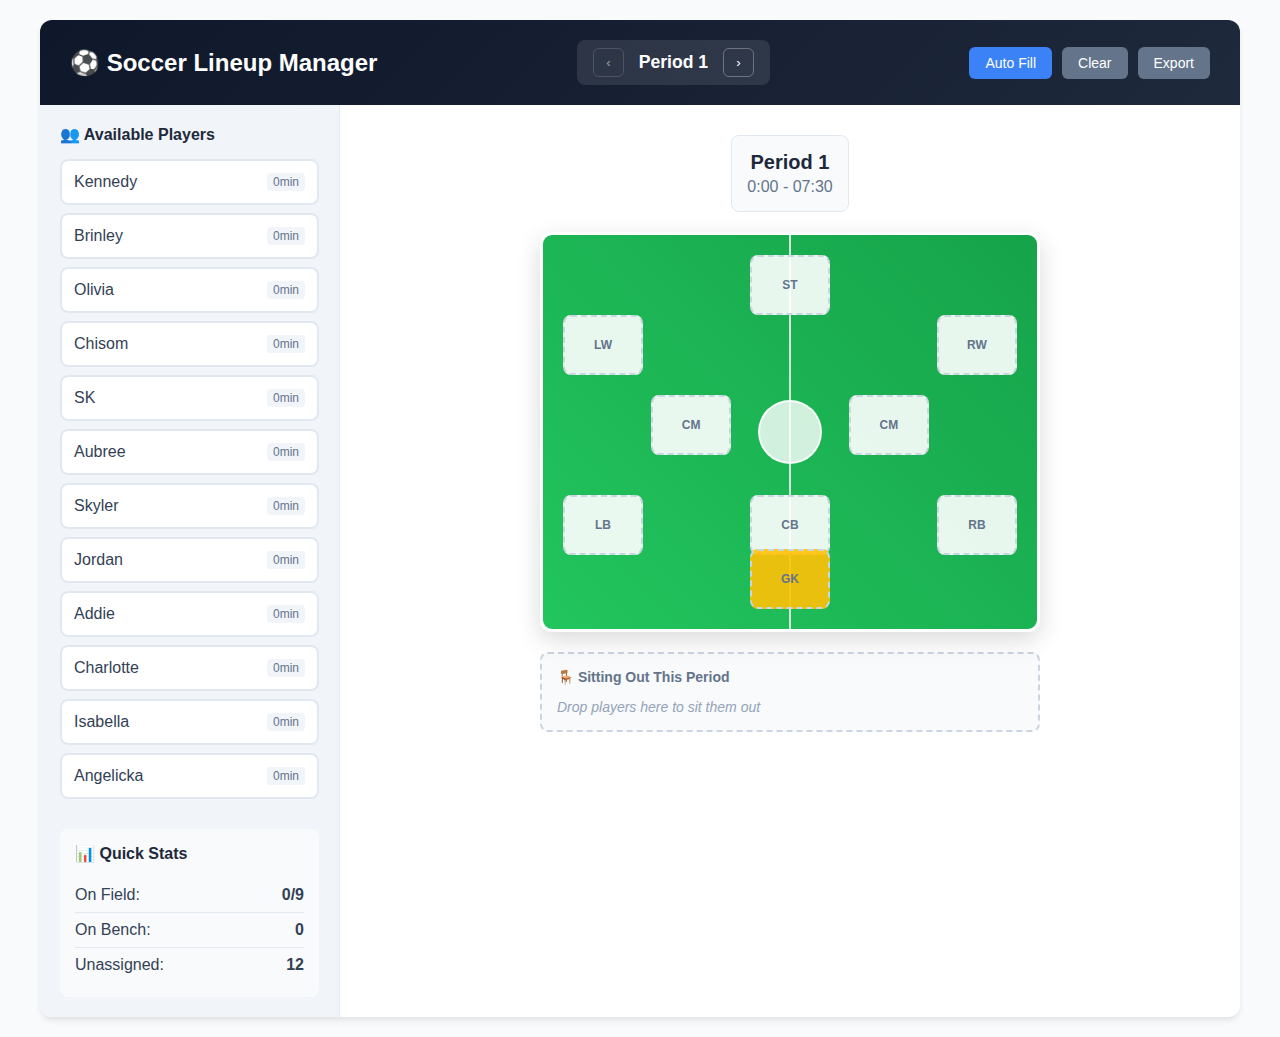
<file: soccer_lineup_manager_v2.html>
<!DOCTYPE html>
<html lang="en">
<head>
    <meta charset="UTF-8">
    <meta name="viewport" content="width=device-width, initial-scale=1.0">
    <title>Youth Soccer Lineup Manager</title>
    <style>
        * {
            margin: 0;
            padding: 0;
            box-sizing: border-box;
        }

        body {
            font-family: -apple-system, BlinkMacSystemFont, 'Segoe UI', Roboto, sans-serif;
            background: #f8fafc;
            min-height: 100vh;
            padding: 20px;
            color: #334155;
        }

        .app-container {
            max-width: 1200px;
            margin: 0 auto;
            background: white;
            border-radius: 12px;
            box-shadow: 0 4px 6px -1px rgba(0, 0, 0, 0.1);
            overflow: hidden;
        }

        .header {
            background: linear-gradient(135deg, #0f172a 0%, #1e293b 100%);
            color: white;
            padding: 20px 30px;
            display: flex;
            justify-content: space-between;
            align-items: center;
            flex-wrap: wrap;
            gap: 20px;
        }

        .header h1 {
            font-size: 1.5rem;
            font-weight: 700;
        }

        .period-nav {
            display: flex;
            align-items: center;
            gap: 15px;
            background: rgba(255, 255, 255, 0.1);
            padding: 8px 16px;
            border-radius: 8px;
        }

        .period-nav button {
            background: none;
            border: 1px solid rgba(255, 255, 255, 0.3);
            color: white;
            padding: 6px 12px;
            border-radius: 6px;
            cursor: pointer;
            transition: all 0.2s;
        }

        .period-nav button:hover {
            background: rgba(255, 255, 255, 0.1);
        }

        .period-nav button:disabled {
            opacity: 0.5;
            cursor: not-allowed;
        }

        .current-period {
            font-weight: 600;
            font-size: 1.1rem;
        }

        .quick-actions {
            display: flex;
            gap: 10px;
        }

        .btn {
            background: #3b82f6;
            color: white;
            border: none;
            padding: 8px 16px;
            border-radius: 6px;
            font-size: 0.875rem;
            cursor: pointer;
            transition: all 0.2s;
            font-weight: 500;
        }

        .btn:hover {
            background: #2563eb;
            transform: translateY(-1px);
        }

        .btn-secondary {
            background: #64748b;
        }

        .btn-secondary:hover {
            background: #475569;
        }

        .main-content {
            display: grid;
            grid-template-columns: 300px 1fr;
            min-height: 600px;
        }

        .sidebar {
            background: #f1f5f9;
            padding: 20px;
            border-right: 1px solid #e2e8f0;
        }

        .player-pool {
            margin-bottom: 30px;
        }

        .pool-title {
            font-weight: 600;
            margin-bottom: 15px;
            color: #1e293b;
            display: flex;
            align-items: center;
            gap: 8px;
        }

        .player-list {
            display: flex;
            flex-direction: column;
            gap: 8px;
        }

        .player-card {
            background: white;
            padding: 12px;
            border-radius: 8px;
            border: 2px solid #e2e8f0;
            cursor: grab;
            transition: all 0.2s;
            user-select: none;
            display: flex;
            justify-content: space-between;
            align-items: center;
        }

        .player-card:hover {
            border-color: #3b82f6;
            transform: translateY(-1px);
            box-shadow: 0 2px 4px rgba(59, 130, 246, 0.1);
        }

        .player-card.dragging {
            opacity: 0.5;
            transform: rotate(5deg);
        }

        .player-card.assigned {
            background: #f0f9ff;
            border-color: #3b82f6;
        }

        .player-name {
            font-weight: 500;
        }

        .player-time {
            font-size: 0.75rem;
            color: #64748b;
            background: #f1f5f9;
            padding: 2px 6px;
            border-radius: 4px;
        }

        .field-container {
            padding: 30px;
            display: flex;
            flex-direction: column;
            align-items: center;
            gap: 20px;
        }

        .period-info {
            text-align: center;
            background: #f8fafc;
            padding: 15px;
            border-radius: 8px;
            border: 1px solid #e2e8f0;
        }

        .period-title {
            font-size: 1.25rem;
            font-weight: 600;
            color: #1e293b;
        }

        .period-time {
            color: #64748b;
            margin-top: 4px;
        }

        .soccer-field {
            background: linear-gradient(45deg, #22c55e 0%, #16a34a 100%);
            border-radius: 12px;
            padding: 30px;
            position: relative;
            width: 100%;
            max-width: 500px;
            min-height: 400px;
            border: 3px solid white;
            box-shadow: 0 8px 25px rgba(0, 0, 0, 0.15);
        }

        .field-lines {
            position: absolute;
            top: 0;
            left: 0;
            right: 0;
            bottom: 0;
            pointer-events: none;
        }

        .field-lines::before,
        .field-lines::after {
            content: '';
            position: absolute;
            background: rgba(255, 255, 255, 0.8);
        }

        .field-lines::before {
            width: 2px;
            height: 100%;
            left: 50%;
            transform: translateX(-50%);
        }

        .field-lines::after {
            width: 60px;
            height: 60px;
            border: 2px solid rgba(255, 255, 255, 0.8);
            border-radius: 50%;
            top: 50%;
            left: 50%;
            transform: translate(-50%, -50%);
        }

        .position-slot {
            position: absolute;
            width: 80px;
            height: 60px;
            background: rgba(255, 255, 255, 0.9);
            border: 2px dashed #cbd5e1;
            border-radius: 8px;
            display: flex;
            flex-direction: column;
            align-items: center;
            justify-content: center;
            font-size: 0.75rem;
            font-weight: 600;
            color: #64748b;
            transition: all 0.2s;
            cursor: pointer;
        }

        .position-slot:hover {
            border-color: #3b82f6;
            background: rgba(59, 130, 246, 0.1);
        }

        .position-slot.filled {
            background: white;
            border: 2px solid #10b981;
            color: #1e293b;
        }

        .position-slot.drop-target {
            border-color: #3b82f6;
            background: rgba(59, 130, 246, 0.2);
            transform: scale(1.05);
        }

        /* Position Layout */
        .striker { top: 20px; left: 50%; transform: translateX(-50%); }
        .left-wing { top: 80px; left: 20px; }
        .right-wing { top: 80px; right: 20px; }
        .center-mid-left { top: 160px; left: 30%; transform: translateX(-50%); }
        .center-mid-right { top: 160px; right: 30%; transform: translateX(50%); }
        .left-back { top: 260px; left: 20px; }
        .center-back { top: 260px; left: 50%; transform: translateX(-50%); }
        .right-back { top: 260px; right: 20px; }
        .goalkeeper { bottom: 20px; left: 50%; transform: translateX(-50%); background: rgba(255, 193, 7, 0.9); }

        .bench-area {
            background: #f8fafc;
            border: 2px dashed #cbd5e1;
            border-radius: 8px;
            padding: 15px;
            width: 100%;
            max-width: 500px;
            min-height: 80px;
            display: flex;
            flex-wrap: wrap;
            gap: 8px;
            align-items: center;
            transition: all 0.2s;
        }

        .bench-area.drop-target {
            border-color: #ef4444;
            background: rgba(239, 68, 68, 0.1);
        }

        .bench-title {
            font-size: 0.875rem;
            font-weight: 600;
            color: #64748b;
            width: 100%;
            margin-bottom: 5px;
        }

        .bench-player {
            background: #fee2e2;
            color: #dc2626;
            padding: 6px 12px;
            border-radius: 6px;
            font-size: 0.875rem;
            font-weight: 500;
            cursor: pointer;
            border: 1px solid #fecaca;
            transition: all 0.2s;
        }

        .bench-player:hover {
            background: #fecaca;
            transform: translateY(-1px);
        }

        .stats-summary {
            background: #f8fafc;
            padding: 15px;
            border-radius: 8px;
            margin-top: 20px;
        }

        .stats-row {
            display: flex;
            justify-content: space-between;
            align-items: center;
            padding: 8px 0;
            border-bottom: 1px solid #e2e8f0;
        }

        .stats-row:last-child {
            border-bottom: none;
        }

        .empty-message {
            color: #94a3b8;
            font-style: italic;
            font-size: 0.875rem;
        }

        @media (max-width: 768px) {
            .main-content {
                grid-template-columns: 1fr;
            }
            
            .sidebar {
                border-right: none;
                border-bottom: 1px solid #e2e8f0;
            }
            
            .header {
                flex-direction: column;
                text-align: center;
            }
            
            .period-nav {
                order: -1;
            }
        }

        .tooltip {
            position: absolute;
            background: #1e293b;
            color: white;
            padding: 8px 12px;
            border-radius: 6px;
            font-size: 0.875rem;
            pointer-events: none;
            z-index: 1000;
            opacity: 0;
            transition: opacity 0.2s;
        }

        .tooltip.show {
            opacity: 1;
        }
    </style>
</head>
<body>
    <div class="app-container">
        <div class="header">
            <h1>⚽ Soccer Lineup Manager</h1>
            
            <div class="period-nav">
                <button onclick="previousPeriod()" id="prevBtn">‹</button>
                <span class="current-period" id="currentPeriodText">Period 1</span>
                <button onclick="nextPeriod()" id="nextBtn">›</button>
            </div>
            
            <div class="quick-actions">
                <button class="btn" onclick="autoFill()">Auto Fill</button>
                <button class="btn btn-secondary" onclick="clearPeriod()">Clear</button>
                <button class="btn btn-secondary" onclick="exportLineup()">Export</button>
            </div>
        </div>

        <div class="main-content">
            <div class="sidebar">
                <div class="player-pool">
                    <div class="pool-title">
                        👥 Available Players
                    </div>
                    <div class="player-list" id="playerList">
                        <!-- Players will be populated here -->
                    </div>
                </div>

                <div class="stats-summary">
                    <div class="pool-title">📊 Quick Stats</div>
                    <div id="quickStats">
                        <!-- Stats will be shown here -->
                    </div>
                </div>
            </div>

            <div class="field-container">
                <div class="period-info">
                    <div class="period-title" id="periodTitle">Period 1</div>
                    <div class="period-time" id="periodTime">0:00 - 7:30</div>
                </div>

                <div class="soccer-field">
                    <div class="field-lines"></div>
                    
                    <div class="position-slot striker" data-position="striker">
                        <div class="position-label">ST</div>
                        <div class="player-name"></div>
                    </div>
                    
                    <div class="position-slot left-wing" data-position="left-wing">
                        <div class="position-label">LW</div>
                        <div class="player-name"></div>
                    </div>
                    
                    <div class="position-slot right-wing" data-position="right-wing">
                        <div class="position-label">RW</div>
                        <div class="player-name"></div>
                    </div>
                    
                    <div class="position-slot center-mid-left" data-position="center-mid-left">
                        <div class="position-label">CM</div>
                        <div class="player-name"></div>
                    </div>
                    
                    <div class="position-slot center-mid-right" data-position="center-mid-right">
                        <div class="position-label">CM</div>
                        <div class="player-name"></div>
                    </div>
                    
                    <div class="position-slot left-back" data-position="left-back">
                        <div class="position-label">LB</div>
                        <div class="player-name"></div>
                    </div>
                    
                    <div class="position-slot center-back" data-position="center-back">
                        <div class="position-label">CB</div>
                        <div class="player-name"></div>
                    </div>
                    
                    <div class="position-slot right-back" data-position="right-back">
                        <div class="position-label">RB</div>
                        <div class="player-name"></div>
                    </div>
                    
                    <div class="position-slot goalkeeper" data-position="goalkeeper">
                        <div class="position-label">GK</div>
                        <div class="player-name"></div>
                    </div>
                </div>

                <div class="bench-area" id="benchArea">
                    <div class="bench-title">🪑 Sitting Out This Period</div>
                    <div class="empty-message" id="benchEmpty">Drop players here to sit them out</div>
                </div>
            </div>
        </div>
    </div>

    <div class="tooltip" id="tooltip"></div>

    <script>
        const players = {
            'Kennedy': ['Striker', 'Wing', 'Midfield'],
            'Brinley': ['Striker', 'Wing', 'Midfield'],
            'Olivia': ['Back'],
            'Chisom': ['Back'],
            'SK': ['Back', 'Goalkeeper'],
            'Aubree': ['All'],
            'Skyler': ['Midfield', 'Defense'],
            'Jordan': ['All'],
            'Addie': ['All'],
            'Charlotte': ['All except GK'],
            'Isabella': ['All except GK'],
            'Angelicka': ['Midfield', 'Defense']
        };

        const positions = [
            'striker', 'left-wing', 'right-wing', 
            'center-mid-left', 'center-mid-right',
            'left-back', 'center-back', 'right-back', 'goalkeeper'
        ];

        let currentPeriod = 1;
        let lineup = {};
        let draggedPlayer = null;

        // Initialize lineup structure
        function initializeLineup() {
            for (let period = 1; period <= 8; period++) {
                lineup[period] = {
                    positions: {},
                    bench: []
                };
                positions.forEach(pos => {
                    lineup[period].positions[pos] = null;
                });
            }
        }

        // Initialize the app
        function init() {
            initializeLineup();
            renderPlayerList();
            updateDisplay();
            setupDragAndDrop();
        }

        // Render player list
        function renderPlayerList() {
            const playerList = document.getElementById('playerList');
            const playerCards = Object.keys(players).map(playerName => {
                const minutes = calculatePlayerMinutes(playerName);
                return `
                    <div class="player-card" draggable="true" data-player="${playerName}">
                        <span class="player-name">${playerName}</span>
                        <span class="player-time">${minutes}min</span>
                    </div>
                `;
            }).join('');
            
            playerList.innerHTML = playerCards;
        }

        // Calculate player total minutes
        function calculatePlayerMinutes(playerName) {
            let totalMinutes = 0;
            for (let period = 1; period <= 8; period++) {
                const periodData = lineup[period];
                const isPlaying = Object.values(periodData.positions).includes(playerName);
                if (isPlaying) {
                    totalMinutes += 7.5;
                }
            }
            return totalMinutes;
        }

        // Setup drag and drop
        function setupDragAndDrop() {
            // Player card drag events
            document.addEventListener('dragstart', (e) => {
                if (e.target.classList.contains('player-card')) {
                    draggedPlayer = e.target.dataset.player;
                    e.target.classList.add('dragging');
                }
            });

            document.addEventListener('dragend', (e) => {
                if (e.target.classList.contains('player-card')) {
                    e.target.classList.remove('dragging');
                    draggedPlayer = null;
                }
            });

            // Position slot drop events
            positions.forEach(position => {
                const slot = document.querySelector(`[data-position="${position}"]`);
                
                slot.addEventListener('dragover', (e) => {
                    e.preventDefault();
                    slot.classList.add('drop-target');
                });

                slot.addEventListener('dragleave', () => {
                    slot.classList.remove('drop-target');
                });

                slot.addEventListener('drop', (e) => {
                    e.preventDefault();
                    slot.classList.remove('drop-target');
                    
                    if (draggedPlayer && canPlayerPlayPosition(draggedPlayer, position)) {
                        assignPlayerToPosition(draggedPlayer, position);
                    }
                });

                // Click to assign/remove
                slot.addEventListener('click', () => {
                    if (lineup[currentPeriod].positions[position]) {
                        removePlayerFromPosition(position);
                    }
                });
            });

            // Bench area drop events
            const benchArea = document.getElementById('benchArea');
            benchArea.addEventListener('dragover', (e) => {
                e.preventDefault();
                benchArea.classList.add('drop-target');
            });

            benchArea.addEventListener('dragleave', () => {
                benchArea.classList.remove('drop-target');
            });

            benchArea.addEventListener('drop', (e) => {
                e.preventDefault();
                benchArea.classList.remove('drop-target');
                
                if (draggedPlayer) {
                    addPlayerToBench(draggedPlayer);
                }
            });
        }

        // Check if player can play position
        function canPlayerPlayPosition(playerName, position) {
            const preferences = players[playerName];
            if (!preferences) return false;

            if (preferences.includes('All')) return true;
            if (preferences.includes('All except GK') && position !== 'goalkeeper') return true;
            
            const positionMap = {
                'striker': 'Striker',
                'left-wing': 'Wing',
                'right-wing': 'Wing',
                'center-mid-left': 'Midfield',
                'center-mid-right': 'Midfield',
                'left-back': ['Back', 'Defense'],
                'center-back': ['Back', 'Defense'],
                'right-back': ['Back', 'Defense'],
                'goalkeeper': 'Goalkeeper'
            };

            const requiredSkills = positionMap[position];
            if (Array.isArray(requiredSkills)) {
                return requiredSkills.some(skill => preferences.includes(skill));
            }
            
            return preferences.includes(requiredSkills);
        }

        // Assign player to position
        function assignPlayerToPosition(playerName, position) {
            // Remove player from current position/bench
            removePlayerFromAll(playerName);
            
            // Assign to new position
            lineup[currentPeriod].positions[position] = playerName;
            updateDisplay();
        }

        // Remove player from position
        function removePlayerFromPosition(position) {
            lineup[currentPeriod].positions[position] = null;
            updateDisplay();
        }

        // Add player to bench
        function addPlayerToBench(playerName) {
            // Remove from current position/bench
            removePlayerFromAll(playerName);
            
            // Add to bench
            if (!lineup[currentPeriod].bench.includes(playerName)) {
                lineup[currentPeriod].bench.push(playerName);
            }
            updateDisplay();
        }

        // Remove player from all positions and bench
        function removePlayerFromAll(playerName) {
            // Remove from positions
            positions.forEach(pos => {
                if (lineup[currentPeriod].positions[pos] === playerName) {
                    lineup[currentPeriod].positions[pos] = null;
                }
            });
            
            // Remove from bench
            lineup[currentPeriod].bench = lineup[currentPeriod].bench.filter(p => p !== playerName);
        }

        // Update display
        function updateDisplay() {
            updatePeriodInfo();
            updatePositions();
            updateBench();
            updatePlayerList();
            updateQuickStats();
            updateNavigationButtons();
        }

        // Update period info
        function updatePeriodInfo() {
            const startTime = (currentPeriod - 1) * 7.5;
            const endTime = currentPeriod * 7.5;
            
            document.getElementById('currentPeriodText').textContent = `Period ${currentPeriod}`;
            document.getElementById('periodTitle').textContent = `Period ${currentPeriod}`;
            document.getElementById('periodTime').textContent = `${startTime}:00 - ${endTime < 10 ? '0' : ''}${Math.floor(endTime)}:${(endTime % 1 * 60).toString().padStart(2, '0')}`;
        }

        // Update position displays
        function updatePositions() {
            positions.forEach(position => {
                const slot = document.querySelector(`[data-position="${position}"]`);
                const playerName = lineup[currentPeriod].positions[position];
                const playerNameDiv = slot.querySelector('.player-name');
                const label = slot.querySelector('.position-label');
                
                if (playerName) {
                    playerNameDiv.textContent = playerName;
                    label.style.fontSize = '0.6rem';
                    slot.classList.add('filled');
                } else {
                    playerNameDiv.textContent = '';
                    label.style.fontSize = '0.75rem';
                    slot.classList.remove('filled');
                }
            });
        }

        // Update bench display
        function updateBench() {
            const benchArea = document.getElementById('benchArea');
            const emptyMessage = document.getElementById('benchEmpty');
            const benchPlayers = lineup[currentPeriod].bench;
            
            // Remove existing bench players
            benchArea.querySelectorAll('.bench-player').forEach(el => el.remove());
            
            if (benchPlayers.length === 0) {
                emptyMessage.style.display = 'block';
            } else {
                emptyMessage.style.display = 'none';
                benchPlayers.forEach(playerName => {
                    const playerDiv = document.createElement('div');
                    playerDiv.className = 'bench-player';
                    playerDiv.textContent = playerName;
                    playerDiv.addEventListener('click', () => {
                        removePlayerFromAll(playerName);
                        updateDisplay();
                    });
                    benchArea.appendChild(playerDiv);
                });
            }
        }

        // Update player list with assignment status
        function updatePlayerList() {
            const playerCards = document.querySelectorAll('.player-card');
            playerCards.forEach(card => {
                const playerName = card.dataset.player;
                const minutes = calculatePlayerMinutes(playerName);
                const timeSpan = card.querySelector('.player-time');
                timeSpan.textContent = `${minutes}min`;
                
                // Check if player is assigned in current period
                const isAssigned = Object.values(lineup[currentPeriod].positions).includes(playerName) ||
                                 lineup[currentPeriod].bench.includes(playerName);
                
                if (isAssigned) {
                    card.classList.add('assigned');
                } else {
                    card.classList.remove('assigned');
                }
            });
        }

        // Update quick stats
        function updateQuickStats() {
            const statsDiv = document.getElementById('quickStats');
            const playersOnField = Object.values(lineup[currentPeriod].positions).filter(p => p !== null).length;
            const playersOnBench = lineup[currentPeriod].bench.length;
            const totalPlayers = Object.keys(players).length;
            const unassigned = totalPlayers - playersOnField - playersOnBench;
            
            statsDiv.innerHTML = `
                <div class="stats-row">
                    <span>On Field:</span>
                    <span><strong>${playersOnField}/9</strong></span>
                </div>
                <div class="stats-row">
                    <span>On Bench:</span>
                    <span><strong>${playersOnBench}</strong></span>
                </div>
                <div class="stats-row">
                    <span>Unassigned:</span>
                    <span><strong>${unassigned}</strong></span>
                </div>
            `;
        }

        // Update navigation buttons
        function updateNavigationButtons() {
            document.getElementById('prevBtn').disabled = currentPeriod === 1;
            document.getElementById('nextBtn').disabled = currentPeriod === 8;
        }

        // Navigation functions
        function previousPeriod() {
            if (currentPeriod > 1) {
                currentPeriod--;
                updateDisplay();
            }
        }

        function nextPeriod() {
            if (currentPeriod < 8) {
                currentPeriod++;
                updateDisplay();
            }
        }

        // Auto fill current period
        function autoFill() {
            const availablePlayers = Object.keys(players).filter(playerName => {
                return !Object.values(lineup[currentPeriod].positions).includes(playerName) &&
                       !lineup[currentPeriod].bench.includes(playerName);
            });

            // Clear current assignments
            positions.forEach(pos => lineup[currentPeriod].positions[pos] = null);
            lineup[currentPeriod].bench = [];

            // Try to fill positions intelligently
            const positionPriority = [
                'goalkeeper', 'striker', 'center-back', 'left-back', 'right-back',
                'center-mid-left', 'center-mid-right', 'left-wing', 'right-wing'
            ];

            const assignedPlayers = new Set();

            positionPriority.forEach(position => {
                const suitablePlayers = availablePlayers.filter(player => 
                    !assignedPlayers.has(player) && canPlayerPlayPosition(player, position)
                );
                
                if (suitablePlayers.length > 0) {
                    const selectedPlayer = suitablePlayers[0];
                    lineup[currentPeriod].positions[position] = selectedPlayer;
                    assignedPlayers.add(selectedPlayer);
                }
            });

            // Put remaining players on bench
            availablePlayers.forEach(player => {
                if (!assignedPlayers.has(player)) {
                    lineup[currentPeriod].bench.push(player);
                }
            });

            updateDisplay();
        }

        // Clear current period
        function clearPeriod() {
            if (confirm('Clear all assignments for this period?')) {
                positions.forEach(pos => lineup[currentPeriod].positions[pos] = null);
                lineup[currentPeriod].bench = [];
                updateDisplay();
            }
        }

        // Export lineup
        function exportLineup() {
            let exportText = 'YOUTH SOCCER LINEUP\n';
            exportText += '═'.repeat(40) + '\n\n';
            
            for (let period = 1; period <= 8; period++) {
                const startTime = (period - 1) * 7.5;
                const endTime = period * 7.5;
                
                exportText += `PERIOD ${period} (${startTime}:00 - ${Math.floor(endTime)}:${(endTime % 1 * 60).toString().padStart(2, '0')})\n`;
                exportText += '─'.repeat(30) + '\n';
                
                // Field positions
                const positionNames = {
                    'striker': 'Striker',
                    'left-wing': 'Left Wing',
                    'right-wing': 'Right Wing',
                    'center-mid-left': 'Center Mid (L)',
                    'center-mid-right': 'Center Mid (R)',
                    'left-back': 'Left Back',
                    'center-back': 'Center Back',
                    'right-back': 'Right Back',
                    'goalkeeper': 'Goalkeeper'
                };
                
                positions.forEach(position => {
                    const player = lineup[period].positions[position] || 'EMPTY';
                    exportText += `${positionNames[position]}: ${player}\n`;
                });
                
                exportText += `Bench: ${lineup[period].bench.join(', ') || 'None'}\n`;
                exportText += '\n';
            }
            
            // Player statistics
            exportText += 'PLAYER STATISTICS\n';
            exportText += '─'.repeat(30) + '\n';
            
            Object.keys(players).forEach(playerName => {
                const totalMinutes = calculatePlayerMinutes(playerName);
                const sittingPeriods = countSittingPeriods(playerName);
                exportText += `${playerName}: ${totalMinutes} minutes (${sittingPeriods} periods on bench)\n`;
            });
            
            // Create and download file
            const blob = new Blob([exportText], { type: 'text/plain' });
            const url = URL.createObjectURL(blob);
            const a = document.createElement('a');
            a.href = url;
            a.download = `soccer-lineup-${new Date().toISOString().split('T')[0]}.txt`;
            document.body.appendChild(a);
            a.click();
            document.body.removeChild(a);
            URL.revokeObjectURL(url);
        }

        // Count sitting periods for a player
        function countSittingPeriods(playerName) {
            let count = 0;
            for (let period = 1; period <= 8; period++) {
                if (lineup[period].bench.includes(playerName)) {
                    count++;
                }
            }
            return count;
        }

        // Initialize the app when page loads
        document.addEventListener('DOMContentLoaded', init);
    </script>
</body>
</html>
</file>
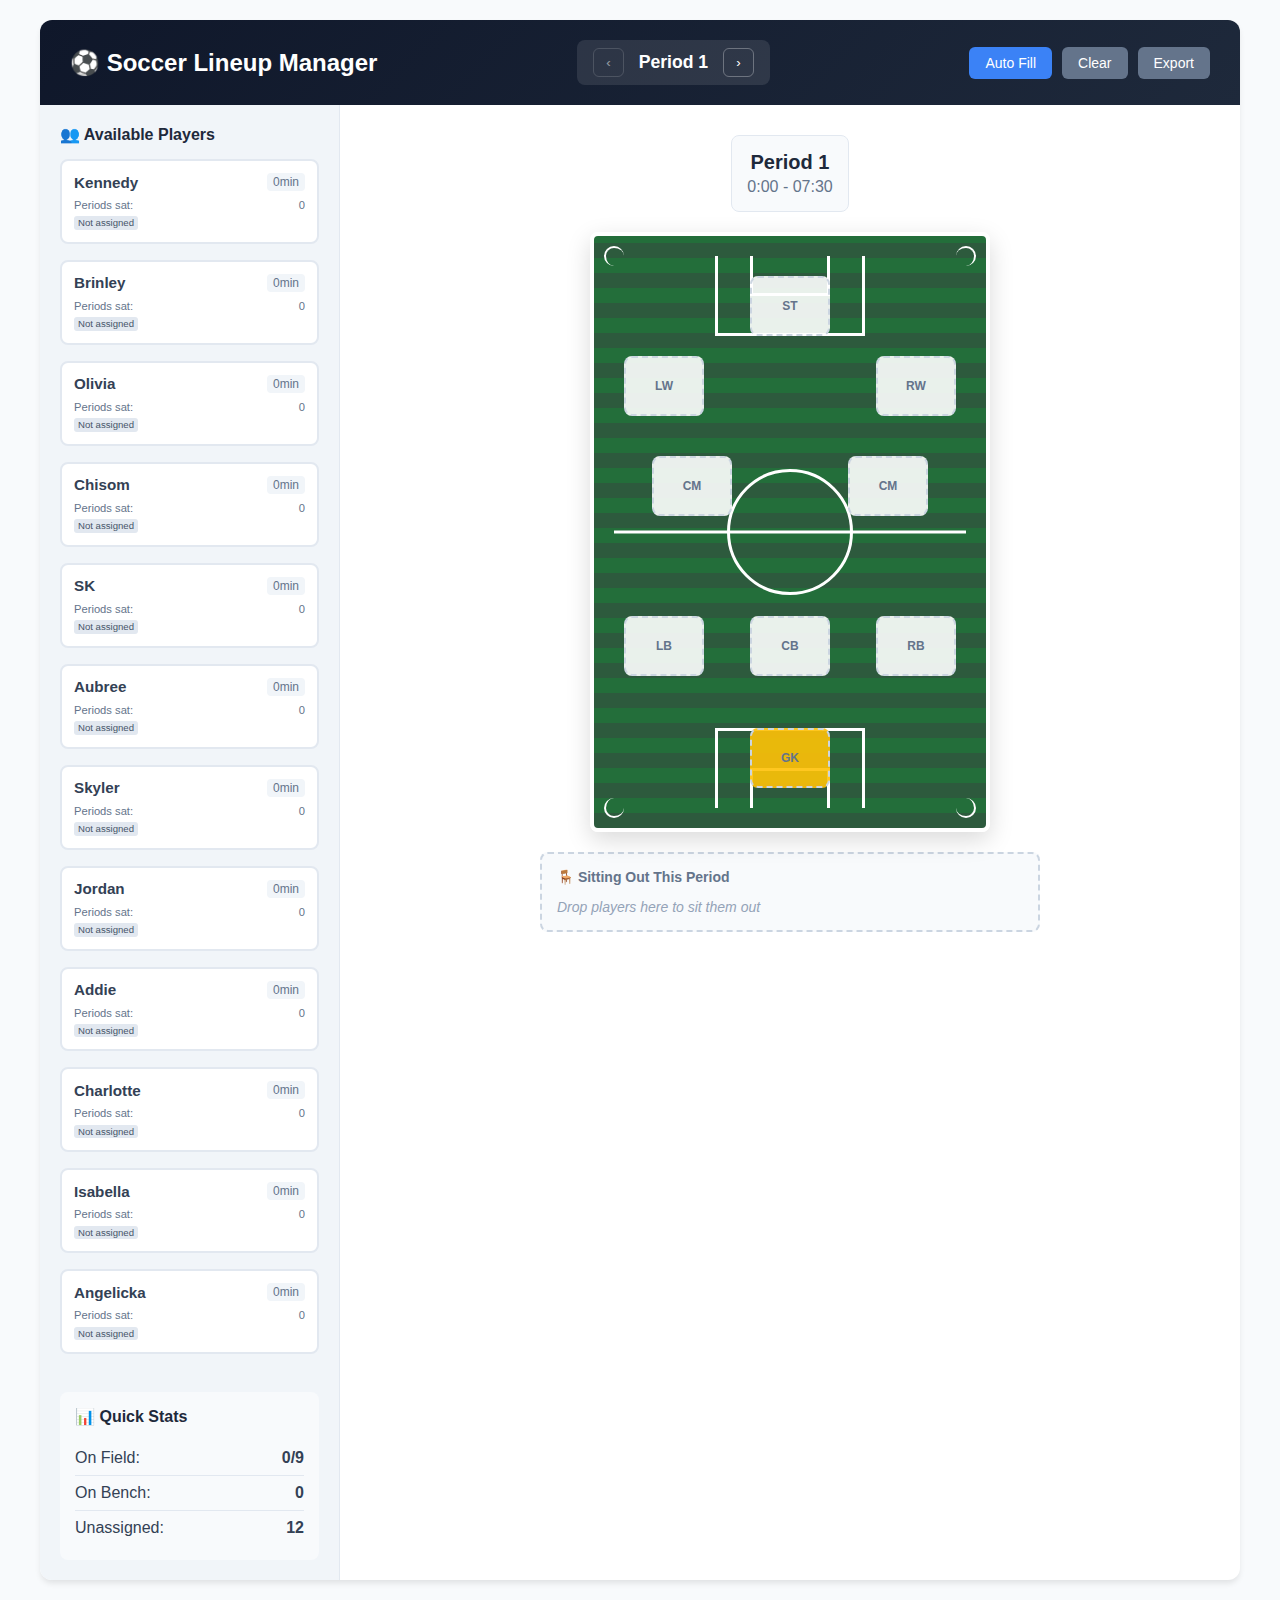
<file: soccer_lineup_manager_v3.html>
<!DOCTYPE html>
<html lang="en">
<head>
    <meta charset="UTF-8">
    <meta name="viewport" content="width=device-width, initial-scale=1.0">
    <title>Youth Soccer Lineup Manager</title>
    <style>
        * {
            margin: 0;
            padding: 0;
            box-sizing: border-box;
        }

        body {
            font-family: -apple-system, BlinkMacSystemFont, 'Segoe UI', Roboto, sans-serif;
            background: #f8fafc;
            min-height: 100vh;
            padding: 20px;
            color: #334155;
        }

        .app-container {
            max-width: 1200px;
            margin: 0 auto;
            background: white;
            border-radius: 12px;
            box-shadow: 0 4px 6px -1px rgba(0, 0, 0, 0.1);
            overflow: hidden;
        }

        .header {
            background: linear-gradient(135deg, #0f172a 0%, #1e293b 100%);
            color: white;
            padding: 20px 30px;
            display: flex;
            justify-content: space-between;
            align-items: center;
            flex-wrap: wrap;
            gap: 20px;
        }

        .header h1 {
            font-size: 1.5rem;
            font-weight: 700;
        }

        .period-nav {
            display: flex;
            align-items: center;
            gap: 15px;
            background: rgba(255, 255, 255, 0.1);
            padding: 8px 16px;
            border-radius: 8px;
        }

        .period-nav button {
            background: none;
            border: 1px solid rgba(255, 255, 255, 0.3);
            color: white;
            padding: 6px 12px;
            border-radius: 6px;
            cursor: pointer;
            transition: all 0.2s;
        }

        .period-nav button:hover {
            background: rgba(255, 255, 255, 0.1);
        }

        .period-nav button:disabled {
            opacity: 0.5;
            cursor: not-allowed;
        }

        .current-period {
            font-weight: 600;
            font-size: 1.1rem;
        }

        .quick-actions {
            display: flex;
            gap: 10px;
        }

        .btn {
            background: #3b82f6;
            color: white;
            border: none;
            padding: 8px 16px;
            border-radius: 6px;
            font-size: 0.875rem;
            cursor: pointer;
            transition: all 0.2s;
            font-weight: 500;
        }

        .btn:hover {
            background: #2563eb;
            transform: translateY(-1px);
        }

        .btn-secondary {
            background: #64748b;
        }

        .btn-secondary:hover {
            background: #475569;
        }

        .main-content {
            display: grid;
            grid-template-columns: 300px 1fr;
            min-height: 600px;
        }

        .sidebar {
            background: #f1f5f9;
            padding: 20px;
            border-right: 1px solid #e2e8f0;
        }

        .player-pool {
            margin-bottom: 30px;
        }

        .pool-title {
            font-weight: 600;
            margin-bottom: 15px;
            color: #1e293b;
            display: flex;
            align-items: center;
            gap: 8px;
        }

        .player-list {
            display: flex;
            flex-direction: column;
            gap: 8px;
        }

        .player-card {
            background: white;
            padding: 12px;
            border-radius: 8px;
            border: 2px solid #e2e8f0;
            cursor: grab;
            transition: all 0.2s;
            user-select: none;
            margin-bottom: 8px;
        }

        .player-card:hover {
            border-color: #3b82f6;
            transform: translateY(-1px);
            box-shadow: 0 2px 4px rgba(59, 130, 246, 0.1);
        }

        .player-card.dragging {
            opacity: 0.5;
            transform: rotate(5deg);
        }

        .player-card.assigned {
            background: #f0f9ff;
            border-color: #3b82f6;
        }

        .player-header {
            display: flex;
            justify-content: space-between;
            align-items: center;
            margin-bottom: 8px;
        }

        .player-name {
            font-weight: 600;
            font-size: 0.95rem;
        }

        .player-time {
            font-size: 0.75rem;
            color: #64748b;
            background: #f1f5f9;
            padding: 2px 6px;
            border-radius: 4px;
            font-weight: 500;
        }

        .player-stats {
            font-size: 0.7rem;
            color: #64748b;
            line-height: 1.2;
        }

        .stat-line {
            display: flex;
            justify-content: space-between;
            margin-bottom: 2px;
        }

        .position-badges {
            display: flex;
            flex-wrap: wrap;
            gap: 2px;
            margin-top: 4px;
        }

        .position-badge {
            background: #e2e8f0;
            color: #475569;
            padding: 1px 4px;
            border-radius: 3px;
            font-size: 0.6rem;
            font-weight: 500;
        }

        .position-badge.active {
            background: #3b82f6;
            color: white;
        }

        .field-container {
            padding: 30px;
            display: flex;
            flex-direction: column;
            align-items: center;
            gap: 20px;
        }

        .period-info {
            text-align: center;
            background: #f8fafc;
            padding: 15px;
            border-radius: 8px;
            border: 1px solid #e2e8f0;
        }

        .period-title {
            font-size: 1.25rem;
            font-weight: 600;
            color: #1e293b;
        }

        .period-time {
            color: #64748b;
            margin-top: 4px;
        }

        .soccer-field {
            background: 
                /* Grass texture with stripes */
                repeating-linear-gradient(
                    0deg,
                    #2d5a3d 0px,
                    #2d5a3d 15px,
                    #236e3a 15px,
                    #236e3a 30px
                );
            border-radius: 8px;
            padding: 20px;
            position: relative;
            width: 400px;
            height: 600px;
            border: 4px solid white;
            box-shadow: 0 8px 25px rgba(0, 0, 0, 0.15);
            margin: 0 auto;
        }

        .field-lines {
            position: absolute;
            top: 20px;
            left: 20px;
            right: 20px;
            bottom: 20px;
            pointer-events: none;
        }

        /* Center line */
        .field-lines::before {
            content: '';
            position: absolute;
            width: 100%;
            height: 3px;
            background: white;
            top: 50%;
            left: 0;
            transform: translateY(-50%);
        }

        /* Center circle */
        .field-lines::after {
            content: '';
            position: absolute;
            width: 120px;
            height: 120px;
            border: 3px solid white;
            border-radius: 50%;
            top: 50%;
            left: 50%;
            transform: translate(-50%, -50%);
        }

        /* Penalty areas and goal areas */
        .field-lines .penalty-area-top {
            position: absolute;
            top: 0;
            left: 50%;
            transform: translateX(-50%);
            width: 150px;
            height: 80px;
            border: 3px solid white;
            border-top: none;
        }

        .field-lines .penalty-area-bottom {
            position: absolute;
            bottom: 0;
            left: 50%;
            transform: translateX(-50%);
            width: 150px;
            height: 80px;
            border: 3px solid white;
            border-bottom: none;
        }

        .field-lines .goal-area-top {
            position: absolute;
            top: 0;
            left: 50%;
            transform: translateX(-50%);
            width: 80px;
            height: 40px;
            border: 3px solid white;
            border-top: none;
        }

        .field-lines .goal-area-bottom {
            position: absolute;
            bottom: 0;
            left: 50%;
            transform: translateX(-50%);
            width: 80px;
            height: 40px;
            border: 3px solid white;
            border-bottom: none;
        }

        /* Corner arcs */
        .field-lines .corner-arc {
            position: absolute;
            width: 20px;
            height: 20px;
            border: 2px solid white;
            border-radius: 50%;
        }

        .field-lines .corner-arc.top-left {
            top: -10px;
            left: -10px;
            border-right: none;
            border-bottom: none;
        }

        .field-lines .corner-arc.top-right {
            top: -10px;
            right: -10px;
            border-left: none;
            border-bottom: none;
        }

        .field-lines .corner-arc.bottom-left {
            bottom: -10px;
            left: -10px;
            border-right: none;
            border-top: none;
        }

        .field-lines .corner-arc.bottom-right {
            bottom: -10px;
            right: -10px;
            border-left: none;
            border-top: none;
        }

        .position-slot {
            position: absolute;
            width: 80px;
            height: 60px;
            background: rgba(255, 255, 255, 0.9);
            border: 2px dashed #cbd5e1;
            border-radius: 8px;
            display: flex;
            flex-direction: column;
            align-items: center;
            justify-content: center;
            font-size: 0.75rem;
            font-weight: 600;
            color: #64748b;
            transition: all 0.2s;
            cursor: pointer;
        }

        .position-slot:hover {
            border-color: #3b82f6;
            background: rgba(59, 130, 246, 0.1);
        }

        .position-slot.filled {
            background: white;
            border: 2px solid #10b981;
            color: #1e293b;
        }

        .position-slot.drop-target {
            border-color: #3b82f6;
            background: rgba(59, 130, 246, 0.2);
            transform: scale(1.05);
        }

        /* Position Layout - Vertical field orientation */
        .striker { top: 40px; left: 50%; transform: translateX(-50%); }
        .left-wing { top: 120px; left: 30px; }
        .right-wing { top: 120px; right: 30px; }
        .center-mid-left { top: 220px; left: 25%; transform: translateX(-50%); }
        .center-mid-right { top: 220px; right: 25%; transform: translateX(50%); }
        .left-back { top: 380px; left: 30px; }
        .center-back { top: 380px; left: 50%; transform: translateX(-50%); }
        .right-back { top: 380px; right: 30px; }
        .goalkeeper { bottom: 40px; left: 50%; transform: translateX(-50%); background: rgba(255, 193, 7, 0.9); }

        .bench-area {
            background: #f8fafc;
            border: 2px dashed #cbd5e1;
            border-radius: 8px;
            padding: 15px;
            width: 100%;
            max-width: 500px;
            min-height: 80px;
            display: flex;
            flex-wrap: wrap;
            gap: 8px;
            align-items: center;
            transition: all 0.2s;
        }

        .bench-area.drop-target {
            border-color: #ef4444;
            background: rgba(239, 68, 68, 0.1);
        }

        .bench-title {
            font-size: 0.875rem;
            font-weight: 600;
            color: #64748b;
            width: 100%;
            margin-bottom: 5px;
        }

        .bench-player {
            background: #fee2e2;
            color: #dc2626;
            padding: 6px 12px;
            border-radius: 6px;
            font-size: 0.875rem;
            font-weight: 500;
            cursor: pointer;
            border: 1px solid #fecaca;
            transition: all 0.2s;
        }

        .bench-player:hover {
            background: #fecaca;
            transform: translateY(-1px);
        }

        .stats-summary {
            background: #f8fafc;
            padding: 15px;
            border-radius: 8px;
            margin-top: 20px;
        }

        .stats-row {
            display: flex;
            justify-content: space-between;
            align-items: center;
            padding: 8px 0;
            border-bottom: 1px solid #e2e8f0;
        }

        .stats-row:last-child {
            border-bottom: none;
        }

        .empty-message {
            color: #94a3b8;
            font-style: italic;
            font-size: 0.875rem;
        }

        @media (max-width: 768px) {
            .main-content {
                grid-template-columns: 1fr;
            }
            
            .sidebar {
                border-right: none;
                border-bottom: 1px solid #e2e8f0;
            }
            
            .header {
                flex-direction: column;
                text-align: center;
            }
            
            .period-nav {
                order: -1;
            }
        }

        .tooltip {
            position: absolute;
            background: #1e293b;
            color: white;
            padding: 8px 12px;
            border-radius: 6px;
            font-size: 0.875rem;
            pointer-events: none;
            z-index: 1000;
            opacity: 0;
            transition: opacity 0.2s;
        }

        .tooltip.show {
            opacity: 1;
        }
    </style>
</head>
<body>
    <div class="app-container">
        <div class="header">
            <h1>⚽ Soccer Lineup Manager</h1>
            
            <div class="period-nav">
                <button onclick="previousPeriod()" id="prevBtn">‹</button>
                <span class="current-period" id="currentPeriodText">Period 1</span>
                <button onclick="nextPeriod()" id="nextBtn">›</button>
            </div>
            
            <div class="quick-actions">
                <button class="btn" onclick="autoFill()">Auto Fill</button>
                <button class="btn btn-secondary" onclick="clearPeriod()">Clear</button>
                <button class="btn btn-secondary" onclick="exportLineup()">Export</button>
            </div>
        </div>

        <div class="main-content">
            <div class="sidebar">
                <div class="player-pool">
                    <div class="pool-title">
                        👥 Available Players
                    </div>
                    <div class="player-list" id="playerList">
                        <!-- Players will be populated here -->
                    </div>
                </div>

                <div class="stats-summary">
                    <div class="pool-title">📊 Quick Stats</div>
                    <div id="quickStats">
                        <!-- Stats will be shown here -->
                    </div>
                </div>
            </div>

            <div class="field-container">
                <div class="period-info">
                    <div class="period-title" id="periodTitle">Period 1</div>
                    <div class="period-time" id="periodTime">0:00 - 7:30</div>
                </div>

                <div class="soccer-field">
                    <div class="field-lines">
                        <div class="penalty-area-top"></div>
                        <div class="penalty-area-bottom"></div>
                        <div class="goal-area-top"></div>
                        <div class="goal-area-bottom"></div>
                        <div class="corner-arc top-left"></div>
                        <div class="corner-arc top-right"></div>
                        <div class="corner-arc bottom-left"></div>
                        <div class="corner-arc bottom-right"></div>
                    </div>
                    
                    <div class="position-slot striker" data-position="striker">
                        <div class="position-label">ST</div>
                        <div class="player-name"></div>
                    </div>
                    
                    <div class="position-slot left-wing" data-position="left-wing">
                        <div class="position-label">LW</div>
                        <div class="player-name"></div>
                    </div>
                    
                    <div class="position-slot right-wing" data-position="right-wing">
                        <div class="position-label">RW</div>
                        <div class="player-name"></div>
                    </div>
                    
                    <div class="position-slot center-mid-left" data-position="center-mid-left">
                        <div class="position-label">CM</div>
                        <div class="player-name"></div>
                    </div>
                    
                    <div class="position-slot center-mid-right" data-position="center-mid-right">
                        <div class="position-label">CM</div>
                        <div class="player-name"></div>
                    </div>
                    
                    <div class="position-slot left-back" data-position="left-back">
                        <div class="position-label">LB</div>
                        <div class="player-name"></div>
                    </div>
                    
                    <div class="position-slot center-back" data-position="center-back">
                        <div class="position-label">CB</div>
                        <div class="player-name"></div>
                    </div>
                    
                    <div class="position-slot right-back" data-position="right-back">
                        <div class="position-label">RB</div>
                        <div class="player-name"></div>
                    </div>
                    
                    <div class="position-slot goalkeeper" data-position="goalkeeper">
                        <div class="position-label">GK</div>
                        <div class="player-name"></div>
                    </div>
                </div>

                <div class="bench-area" id="benchArea">
                    <div class="bench-title">🪑 Sitting Out This Period</div>
                    <div class="empty-message" id="benchEmpty">Drop players here to sit them out</div>
                </div>
            </div>
        </div>
    </div>

    <div class="tooltip" id="tooltip"></div>

    <script>
        const players = {
            'Kennedy': ['Striker', 'Wing', 'Midfield'],
            'Brinley': ['Striker', 'Wing', 'Midfield'],
            'Olivia': ['Back'],
            'Chisom': ['Back'],
            'SK': ['Back', 'Goalkeeper'],
            'Aubree': ['All'],
            'Skyler': ['Midfield', 'Defense'],
            'Jordan': ['All'],
            'Addie': ['All'],
            'Charlotte': ['All except GK'],
            'Isabella': ['All except GK'],
            'Angelicka': ['Midfield', 'Defense']
        };

        const positions = [
            'striker', 'left-wing', 'right-wing', 
            'center-mid-left', 'center-mid-right',
            'left-back', 'center-back', 'right-back', 'goalkeeper'
        ];

        let currentPeriod = 1;
        let lineup = {};
        let draggedPlayer = null;

        // Initialize lineup structure
        function initializeLineup() {
            for (let period = 1; period <= 8; period++) {
                lineup[period] = {
                    positions: {},
                    bench: []
                };
                positions.forEach(pos => {
                    lineup[period].positions[pos] = null;
                });
            }
        }

        // Initialize the app
        function init() {
            initializeLineup();
            renderPlayerList();
            updateDisplay();
            setupDragAndDrop();
        }

        // Render player list
        function renderPlayerList() {
            const playerList = document.getElementById('playerList');
            const playerCards = Object.keys(players).map(playerName => {
                const stats = calculateDetailedPlayerStats(playerName);
                const positionBadges = Object.entries(stats.positions)
                    .filter(([pos, count]) => count > 0)
                    .map(([pos, count]) => `<span class="position-badge">${getPositionAbbrev(pos)}:${count}</span>`)
                    .join('');
                
                return `
                    <div class="player-card" draggable="true" data-player="${playerName}">
                        <div class="player-header">
                            <span class="player-name">${playerName}</span>
                            <span class="player-time">${stats.totalMinutes}min</span>
                        </div>
                        <div class="player-stats">
                            <div class="stat-line">
                                <span>Periods sat:</span>
                                <span>${stats.benchPeriods}</span>
                            </div>
                            <div class="position-badges">
                                ${positionBadges || '<span class="position-badge">Not assigned</span>'}
                            </div>
                        </div>
                    </div>
                `;
            }).join('');
            
            playerList.innerHTML = playerCards;
        }

        // Calculate detailed player statistics
        function calculateDetailedPlayerStats(playerName) {
            const stats = {
                totalMinutes: 0,
                benchPeriods: 0,
                positions: {
                    'striker': 0,
                    'left-wing': 0,
                    'right-wing': 0,
                    'center-mid-left': 0,
                    'center-mid-right': 0,
                    'left-back': 0,
                    'center-back': 0,
                    'right-back': 0,
                    'goalkeeper': 0
                }
            };

            for (let period = 1; period <= 8; period++) {
                const periodData = lineup[period];
                
                // Check if player is on bench
                if (periodData.bench.includes(playerName)) {
                    stats.benchPeriods++;
                    continue;
                }
                
                // Check which position player is in
                for (const [position, assignedPlayer] of Object.entries(periodData.positions)) {
                    if (assignedPlayer === playerName) {
                        stats.totalMinutes += 7.5;
                        stats.positions[position]++;
                        break;
                    }
                }
            }

            return stats;
        }

        // Get position abbreviation
        function getPositionAbbrev(position) {
            const abbrevMap = {
                'striker': 'ST',
                'left-wing': 'LW',
                'right-wing': 'RW',
                'center-mid-left': 'CM',
                'center-mid-right': 'CM',
                'left-back': 'LB',
                'center-back': 'CB',
                'right-back': 'RB',
                'goalkeeper': 'GK'
            };
            return abbrevMap[position] || position;
        }

        // Calculate player total minutes
        function calculatePlayerMinutes(playerName) {
            let totalMinutes = 0;
            for (let period = 1; period <= 8; period++) {
                const periodData = lineup[period];
                const isPlaying = Object.values(periodData.positions).includes(playerName);
                if (isPlaying) {
                    totalMinutes += 7.5;
                }
            }
            return totalMinutes;
        }

        // Setup drag and drop
        function setupDragAndDrop() {
            // Player card drag events
            document.addEventListener('dragstart', (e) => {
                if (e.target.classList.contains('player-card')) {
                    draggedPlayer = e.target.dataset.player;
                    e.target.classList.add('dragging');
                }
            });

            document.addEventListener('dragend', (e) => {
                if (e.target.classList.contains('player-card')) {
                    e.target.classList.remove('dragging');
                    draggedPlayer = null;
                }
            });

            // Position slot drop events
            positions.forEach(position => {
                const slot = document.querySelector(`[data-position="${position}"]`);
                
                slot.addEventListener('dragover', (e) => {
                    e.preventDefault();
                    slot.classList.add('drop-target');
                });

                slot.addEventListener('dragleave', () => {
                    slot.classList.remove('drop-target');
                });

                slot.addEventListener('drop', (e) => {
                    e.preventDefault();
                    slot.classList.remove('drop-target');
                    
                    if (draggedPlayer && canPlayerPlayPosition(draggedPlayer, position)) {
                        assignPlayerToPosition(draggedPlayer, position);
                    }
                });

                // Click to assign/remove
                slot.addEventListener('click', () => {
                    if (lineup[currentPeriod].positions[position]) {
                        removePlayerFromPosition(position);
                    }
                });
            });

            // Bench area drop events
            const benchArea = document.getElementById('benchArea');
            benchArea.addEventListener('dragover', (e) => {
                e.preventDefault();
                benchArea.classList.add('drop-target');
            });

            benchArea.addEventListener('dragleave', () => {
                benchArea.classList.remove('drop-target');
            });

            benchArea.addEventListener('drop', (e) => {
                e.preventDefault();
                benchArea.classList.remove('drop-target');
                
                if (draggedPlayer) {
                    addPlayerToBench(draggedPlayer);
                }
            });
        }

        // Check if player can play position
        function canPlayerPlayPosition(playerName, position) {
            const preferences = players[playerName];
            if (!preferences) return false;

            if (preferences.includes('All')) return true;
            if (preferences.includes('All except GK') && position !== 'goalkeeper') return true;
            
            const positionMap = {
                'striker': 'Striker',
                'left-wing': 'Wing',
                'right-wing': 'Wing',
                'center-mid-left': 'Midfield',
                'center-mid-right': 'Midfield',
                'left-back': ['Back', 'Defense'],
                'center-back': ['Back', 'Defense'],
                'right-back': ['Back', 'Defense'],
                'goalkeeper': 'Goalkeeper'
            };

            const requiredSkills = positionMap[position];
            if (Array.isArray(requiredSkills)) {
                return requiredSkills.some(skill => preferences.includes(skill));
            }
            
            return preferences.includes(requiredSkills);
        }

        // Assign player to position
        function assignPlayerToPosition(playerName, position) {
            // Remove player from current position/bench
            removePlayerFromAll(playerName);
            
            // Assign to new position
            lineup[currentPeriod].positions[position] = playerName;
            updateDisplay();
        }

        // Remove player from position
        function removePlayerFromPosition(position) {
            lineup[currentPeriod].positions[position] = null;
            updateDisplay();
        }

        // Add player to bench
        function addPlayerToBench(playerName) {
            // Remove from current position/bench
            removePlayerFromAll(playerName);
            
            // Add to bench
            if (!lineup[currentPeriod].bench.includes(playerName)) {
                lineup[currentPeriod].bench.push(playerName);
            }
            updateDisplay();
        }

        // Remove player from all positions and bench
        function removePlayerFromAll(playerName) {
            // Remove from positions
            positions.forEach(pos => {
                if (lineup[currentPeriod].positions[pos] === playerName) {
                    lineup[currentPeriod].positions[pos] = null;
                }
            });
            
            // Remove from bench
            lineup[currentPeriod].bench = lineup[currentPeriod].bench.filter(p => p !== playerName);
        }

        // Update display
        function updateDisplay() {
            updatePeriodInfo();
            updatePositions();
            updateBench();
            updatePlayerList();
            updateQuickStats();
            updateNavigationButtons();
        }

        // Update period info
        function updatePeriodInfo() {
            const startTime = (currentPeriod - 1) * 7.5;
            const endTime = currentPeriod * 7.5;
            
            document.getElementById('currentPeriodText').textContent = `Period ${currentPeriod}`;
            document.getElementById('periodTitle').textContent = `Period ${currentPeriod}`;
            document.getElementById('periodTime').textContent = `${startTime}:00 - ${endTime < 10 ? '0' : ''}${Math.floor(endTime)}:${(endTime % 1 * 60).toString().padStart(2, '0')}`;
        }

        // Update position displays
        function updatePositions() {
            positions.forEach(position => {
                const slot = document.querySelector(`[data-position="${position}"]`);
                const playerName = lineup[currentPeriod].positions[position];
                const playerNameDiv = slot.querySelector('.player-name');
                const label = slot.querySelector('.position-label');
                
                if (playerName) {
                    playerNameDiv.textContent = playerName;
                    label.style.fontSize = '0.6rem';
                    slot.classList.add('filled');
                } else {
                    playerNameDiv.textContent = '';
                    label.style.fontSize = '0.75rem';
                    slot.classList.remove('filled');
                }
            });
        }

        // Update bench display
        function updateBench() {
            const benchArea = document.getElementById('benchArea');
            const emptyMessage = document.getElementById('benchEmpty');
            const benchPlayers = lineup[currentPeriod].bench;
            
            // Remove existing bench players
            benchArea.querySelectorAll('.bench-player').forEach(el => el.remove());
            
            if (benchPlayers.length === 0) {
                emptyMessage.style.display = 'block';
            } else {
                emptyMessage.style.display = 'none';
                benchPlayers.forEach(playerName => {
                    const playerDiv = document.createElement('div');
                    playerDiv.className = 'bench-player';
                    playerDiv.textContent = playerName;
                    playerDiv.addEventListener('click', () => {
                        removePlayerFromAll(playerName);
                        updateDisplay();
                    });
                    benchArea.appendChild(playerDiv);
                });
            }
        }

        // Update player list with assignment status
        function updatePlayerList() {
            const playerCards = document.querySelectorAll('.player-card');
            playerCards.forEach(card => {
                const playerName = card.dataset.player;
                const stats = calculateDetailedPlayerStats(playerName);
                
                // Update time display
                const timeSpan = card.querySelector('.player-time');
                timeSpan.textContent = `${stats.totalMinutes}min`;
                
                // Update bench periods
                const benchStat = card.querySelector('.stat-line span:last-child');
                benchStat.textContent = stats.benchPeriods;
                
                // Update position badges
                const positionBadges = card.querySelector('.position-badges');
                const activeBadges = Object.entries(stats.positions)
                    .filter(([pos, count]) => count > 0)
                    .map(([pos, count]) => `<span class="position-badge">${getPositionAbbrev(pos)}:${count}</span>`)
                    .join('');
                
                positionBadges.innerHTML = activeBadges || '<span class="position-badge">Not assigned</span>';
                
                // Check if player is assigned in current period
                const isAssigned = Object.values(lineup[currentPeriod].positions).includes(playerName) ||
                                 lineup[currentPeriod].bench.includes(playerName);
                
                if (isAssigned) {
                    card.classList.add('assigned');
                } else {
                    card.classList.remove('assigned');
                }
            });
        }

        // Update quick stats
        function updateQuickStats() {
            const statsDiv = document.getElementById('quickStats');
            const playersOnField = Object.values(lineup[currentPeriod].positions).filter(p => p !== null).length;
            const playersOnBench = lineup[currentPeriod].bench.length;
            const totalPlayers = Object.keys(players).length;
            const unassigned = totalPlayers - playersOnField - playersOnBench;
            
            statsDiv.innerHTML = `
                <div class="stats-row">
                    <span>On Field:</span>
                    <span><strong>${playersOnField}/9</strong></span>
                </div>
                <div class="stats-row">
                    <span>On Bench:</span>
                    <span><strong>${playersOnBench}</strong></span>
                </div>
                <div class="stats-row">
                    <span>Unassigned:</span>
                    <span><strong>${unassigned}</strong></span>
                </div>
            `;
        }

        // Update navigation buttons
        function updateNavigationButtons() {
            document.getElementById('prevBtn').disabled = currentPeriod === 1;
            document.getElementById('nextBtn').disabled = currentPeriod === 8;
        }

        // Navigation functions
        function previousPeriod() {
            if (currentPeriod > 1) {
                currentPeriod--;
                updateDisplay();
            }
        }

        function nextPeriod() {
            if (currentPeriod < 8) {
                currentPeriod++;
                updateDisplay();
            }
        }

        // Auto fill current period
        function autoFill() {
            const availablePlayers = Object.keys(players).filter(playerName => {
                return !Object.values(lineup[currentPeriod].positions).includes(playerName) &&
                       !lineup[currentPeriod].bench.includes(playerName);
            });

            // Clear current assignments
            positions.forEach(pos => lineup[currentPeriod].positions[pos] = null);
            lineup[currentPeriod].bench = [];

            // Try to fill positions intelligently
            const positionPriority = [
                'goalkeeper', 'striker', 'center-back', 'left-back', 'right-back',
                'center-mid-left', 'center-mid-right', 'left-wing', 'right-wing'
            ];

            const assignedPlayers = new Set();

            positionPriority.forEach(position => {
                const suitablePlayers = availablePlayers.filter(player => 
                    !assignedPlayers.has(player) && canPlayerPlayPosition(player, position)
                );
                
                if (suitablePlayers.length > 0) {
                    const selectedPlayer = suitablePlayers[0];
                    lineup[currentPeriod].positions[position] = selectedPlayer;
                    assignedPlayers.add(selectedPlayer);
                }
            });

            // Put remaining players on bench
            availablePlayers.forEach(player => {
                if (!assignedPlayers.has(player)) {
                    lineup[currentPeriod].bench.push(player);
                }
            });

            updateDisplay();
        }

        // Clear current period
        function clearPeriod() {
            if (confirm('Clear all assignments for this period?')) {
                positions.forEach(pos => lineup[currentPeriod].positions[pos] = null);
                lineup[currentPeriod].bench = [];
                updateDisplay();
            }
        }

        // Export lineup
        function exportLineup() {
            let exportText = 'YOUTH SOCCER LINEUP\n';
            exportText += '═'.repeat(40) + '\n\n';
            
            for (let period = 1; period <= 8; period++) {
                const startTime = (period - 1) * 7.5;
                const endTime = period * 7.5;
                
                exportText += `PERIOD ${period} (${startTime}:00 - ${Math.floor(endTime)}:${(endTime % 1 * 60).toString().padStart(2, '0')})\n`;
                exportText += '─'.repeat(30) + '\n';
                
                // Field positions
                const positionNames = {
                    'striker': 'Striker',
                    'left-wing': 'Left Wing',
                    'right-wing': 'Right Wing',
                    'center-mid-left': 'Center Mid (L)',
                    'center-mid-right': 'Center Mid (R)',
                    'left-back': 'Left Back',
                    'center-back': 'Center Back',
                    'right-back': 'Right Back',
                    'goalkeeper': 'Goalkeeper'
                };
                
                positions.forEach(position => {
                    const player = lineup[period].positions[position] || 'EMPTY';
                    exportText += `${positionNames[position]}: ${player}\n`;
                });
                
                exportText += `Bench: ${lineup[period].bench.join(', ') || 'None'}\n`;
                exportText += '\n';
            }
            
            // Player statistics
            exportText += 'PLAYER STATISTICS\n';
            exportText += '─'.repeat(30) + '\n';
            
            Object.keys(players).forEach(playerName => {
                const totalMinutes = calculatePlayerMinutes(playerName);
                const sittingPeriods = countSittingPeriods(playerName);
                exportText += `${playerName}: ${totalMinutes} minutes (${sittingPeriods} periods on bench)\n`;
            });
            
            // Create and download file
            const blob = new Blob([exportText], { type: 'text/plain' });
            const url = URL.createObjectURL(blob);
            const a = document.createElement('a');
            a.href = url;
            a.download = `soccer-lineup-${new Date().toISOString().split('T')[0]}.txt`;
            document.body.appendChild(a);
            a.click();
            document.body.removeChild(a);
            URL.revokeObjectURL(url);
        }

        // Count sitting periods for a player
        function countSittingPeriods(playerName) {
            let count = 0;
            for (let period = 1; period <= 8; period++) {
                if (lineup[period].bench.includes(playerName)) {
                    count++;
                }
            }
            return count;
        }

        // Initialize the app when page loads
        document.addEventListener('DOMContentLoaded', init);
    </script>
</body>
</html>
</file>
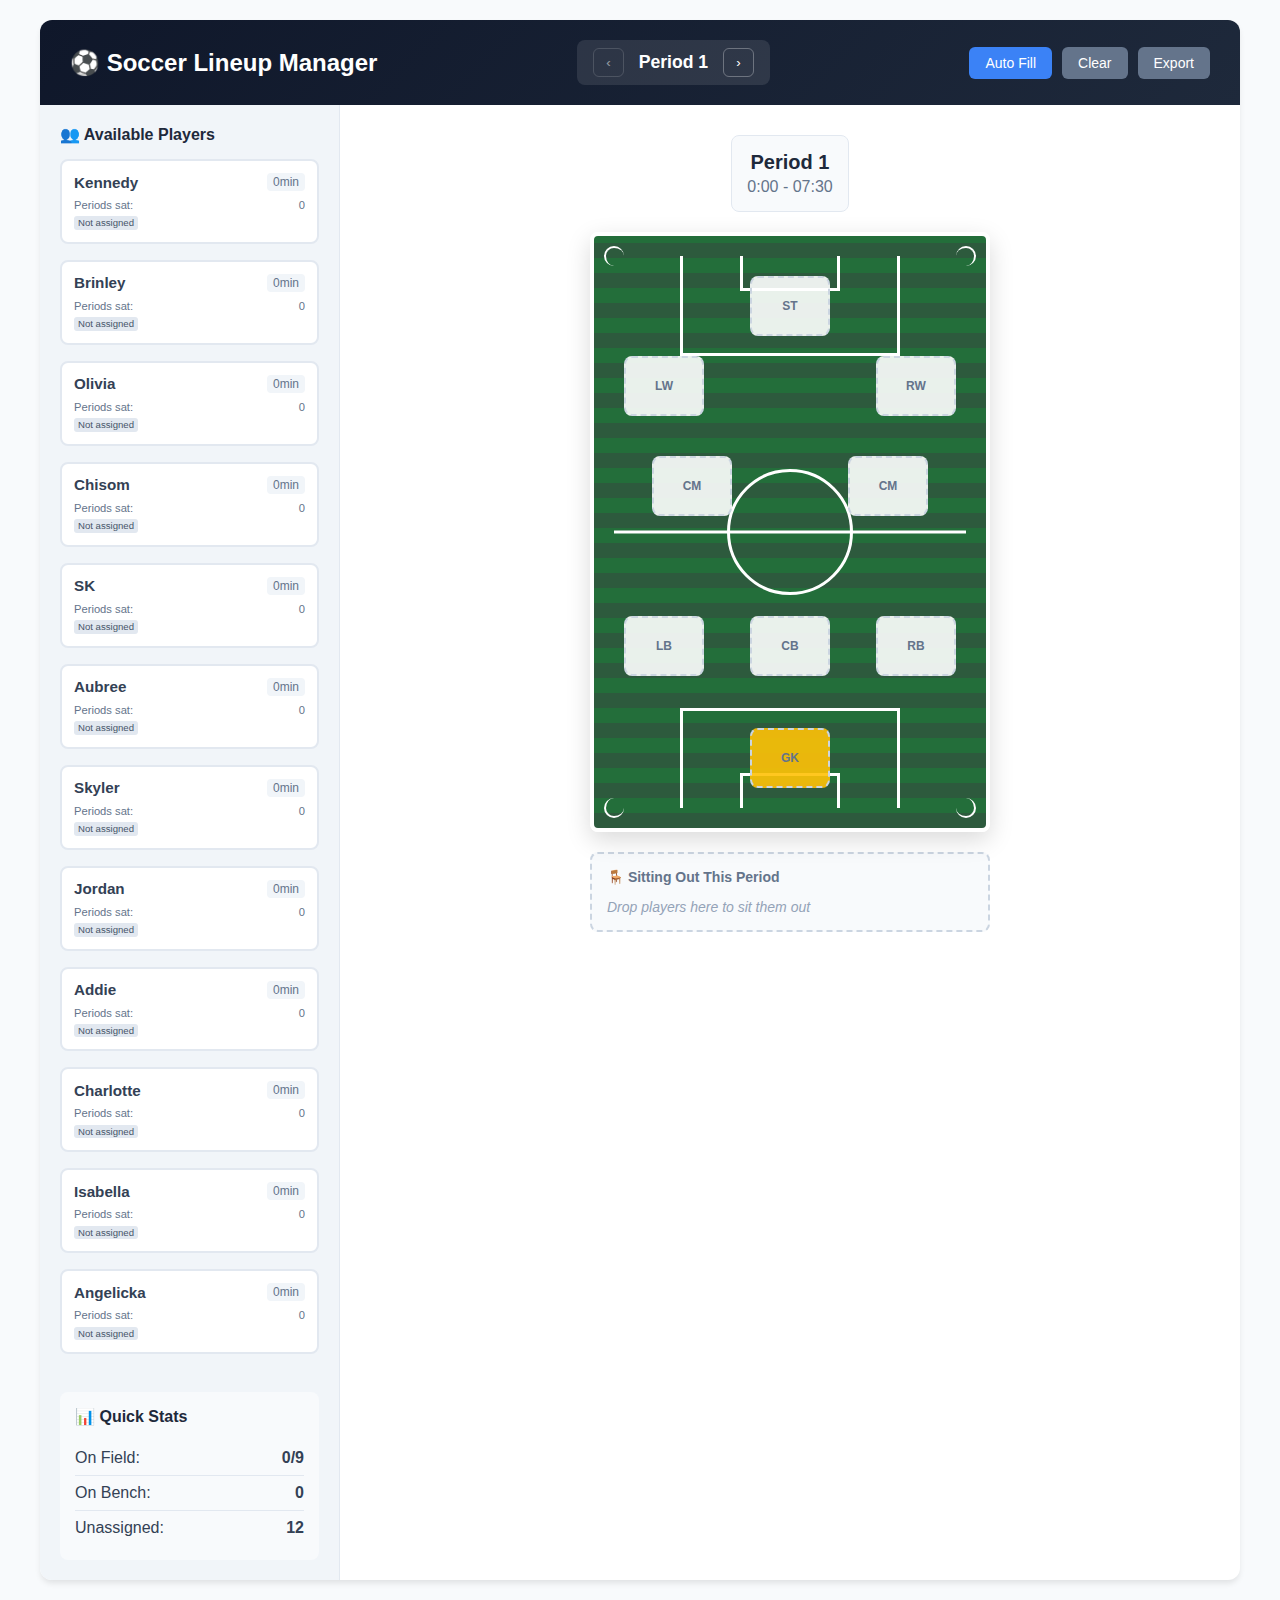
<file: soccer_lineup_manager_v4.html>
<!DOCTYPE html>
<html lang="en">
<head>
    <meta charset="UTF-8">
    <meta name="viewport" content="width=device-width, initial-scale=1.0">
    <title>Youth Soccer Lineup Manager</title>
    <style>
        * {
            margin: 0;
            padding: 0;
            box-sizing: border-box;
        }

        body {
            font-family: -apple-system, BlinkMacSystemFont, 'Segoe UI', Roboto, sans-serif;
            background: #f8fafc;
            min-height: 100vh;
            padding: 20px;
            color: #334155;
        }

        .app-container {
            max-width: 1200px;
            margin: 0 auto;
            background: white;
            border-radius: 12px;
            box-shadow: 0 4px 6px -1px rgba(0, 0, 0, 0.1);
            overflow: hidden;
        }

        .header {
            background: linear-gradient(135deg, #0f172a 0%, #1e293b 100%);
            color: white;
            padding: 20px 30px;
            display: flex;
            justify-content: space-between;
            align-items: center;
            flex-wrap: wrap;
            gap: 20px;
        }

        .header h1 {
            font-size: 1.5rem;
            font-weight: 700;
        }

        .period-nav {
            display: flex;
            align-items: center;
            gap: 15px;
            background: rgba(255, 255, 255, 0.1);
            padding: 8px 16px;
            border-radius: 8px;
        }

        .period-nav button {
            background: none;
            border: 1px solid rgba(255, 255, 255, 0.3);
            color: white;
            padding: 6px 12px;
            border-radius: 6px;
            cursor: pointer;
            transition: all 0.2s;
        }

        .period-nav button:hover {
            background: rgba(255, 255, 255, 0.1);
        }

        .period-nav button:disabled {
            opacity: 0.5;
            cursor: not-allowed;
        }

        .current-period {
            font-weight: 600;
            font-size: 1.1rem;
        }

        .quick-actions {
            display: flex;
            gap: 10px;
        }

        .btn {
            background: #3b82f6;
            color: white;
            border: none;
            padding: 8px 16px;
            border-radius: 6px;
            font-size: 0.875rem;
            cursor: pointer;
            transition: all 0.2s;
            font-weight: 500;
        }

        .btn:hover {
            background: #2563eb;
            transform: translateY(-1px);
        }

        .btn-secondary {
            background: #64748b;
        }

        .btn-secondary:hover {
            background: #475569;
        }

        .main-content {
            display: grid;
            grid-template-columns: 300px 1fr;
            min-height: 600px;
        }

        .sidebar {
            background: #f1f5f9;
            padding: 20px;
            border-right: 1px solid #e2e8f0;
        }

        .player-pool {
            margin-bottom: 30px;
        }

        .pool-title {
            font-weight: 600;
            margin-bottom: 15px;
            color: #1e293b;
            display: flex;
            align-items: center;
            gap: 8px;
        }

        .player-list {
            display: flex;
            flex-direction: column;
            gap: 8px;
        }

        .player-card {
            background: white;
            padding: 12px;
            border-radius: 8px;
            border: 2px solid #e2e8f0;
            cursor: grab;
            transition: all 0.2s;
            user-select: none;
            margin-bottom: 8px;
        }

        .player-card:hover {
            border-color: #3b82f6;
            transform: translateY(-1px);
            box-shadow: 0 2px 4px rgba(59, 130, 246, 0.1);
        }

        .player-card.dragging {
            opacity: 0.5;
            transform: rotate(5deg);
        }

        .player-card.assigned {
            background: #f0f9ff;
            border-color: #3b82f6;
        }

        .player-header {
            display: flex;
            justify-content: space-between;
            align-items: center;
            margin-bottom: 8px;
        }

        .player-name {
            font-weight: 600;
            font-size: 0.95rem;
        }

        .player-time {
            font-size: 0.75rem;
            color: #64748b;
            background: #f1f5f9;
            padding: 2px 6px;
            border-radius: 4px;
            font-weight: 500;
        }

        .player-stats {
            font-size: 0.7rem;
            color: #64748b;
            line-height: 1.2;
        }

        .stat-line {
            display: flex;
            justify-content: space-between;
            margin-bottom: 2px;
        }

        .position-badges {
            display: flex;
            flex-wrap: wrap;
            gap: 2px;
            margin-top: 4px;
        }

        .position-badge {
            background: #e2e8f0;
            color: #475569;
            padding: 1px 4px;
            border-radius: 3px;
            font-size: 0.6rem;
            font-weight: 500;
        }

        .position-badge.active {
            background: #3b82f6;
            color: white;
        }

        .field-container {
            padding: 30px;
            display: flex;
            flex-direction: column;
            align-items: center;
            gap: 20px;
        }

        .period-info {
            text-align: center;
            background: #f8fafc;
            padding: 15px;
            border-radius: 8px;
            border: 1px solid #e2e8f0;
        }

        .period-title {
            font-size: 1.25rem;
            font-weight: 600;
            color: #1e293b;
        }

        .period-time {
            color: #64748b;
            margin-top: 4px;
        }

        .soccer-field {
            background: 
                /* Grass texture with stripes */
                repeating-linear-gradient(
                    0deg,
                    #2d5a3d 0px,
                    #2d5a3d 15px,
                    #236e3a 15px,
                    #236e3a 30px
                );
            border-radius: 8px;
            padding: 20px;
            position: relative;
            width: 400px;
            height: 600px;
            border: 4px solid white;
            box-shadow: 0 8px 25px rgba(0, 0, 0, 0.15);
            margin: 0 auto;
        }

        .field-lines {
            position: absolute;
            top: 20px;
            left: 20px;
            right: 20px;
            bottom: 20px;
            pointer-events: none;
        }

        /* Center line */
        .field-lines::before {
            content: '';
            position: absolute;
            width: 100%;
            height: 3px;
            background: white;
            top: 50%;
            left: 0;
            transform: translateY(-50%);
        }

        /* Center circle */
        .field-lines::after {
            content: '';
            position: absolute;
            width: 120px;
            height: 120px;
            border: 3px solid white;
            border-radius: 50%;
            top: 50%;
            left: 50%;
            transform: translate(-50%, -50%);
        }

        /* Penalty areas and goal areas */
        .field-lines .penalty-area-top {
            position: absolute;
            top: 0;
            left: 50%;
            transform: translateX(-50%);
            width: 220px;
            height: 100px;
            border: 3px solid white;
            border-top: none;
        }

        .field-lines .penalty-area-bottom {
            position: absolute;
            bottom: 0;
            left: 50%;
            transform: translateX(-50%);
            width: 220px;
            height: 100px;
            border: 3px solid white;
            border-bottom: none;
        }

        .field-lines .goal-area-top {
            position: absolute;
            top: 0;
            left: 50%;
            transform: translateX(-50%);
            width: 100px;
            height: 35px;
            border: 3px solid white;
            border-top: none;
        }

        .field-lines .goal-area-bottom {
            position: absolute;
            bottom: 0;
            left: 50%;
            transform: translateX(-50%);
            width: 100px;
            height: 35px;
            border: 3px solid white;
            border-bottom: none;
        }

        /* Corner arcs */
        .field-lines .corner-arc {
            position: absolute;
            width: 20px;
            height: 20px;
            border: 2px solid white;
            border-radius: 50%;
        }

        .field-lines .corner-arc.top-left {
            top: -10px;
            left: -10px;
            border-right: none;
            border-bottom: none;
        }

        .field-lines .corner-arc.top-right {
            top: -10px;
            right: -10px;
            border-left: none;
            border-bottom: none;
        }

        .field-lines .corner-arc.bottom-left {
            bottom: -10px;
            left: -10px;
            border-right: none;
            border-top: none;
        }

        .field-lines .corner-arc.bottom-right {
            bottom: -10px;
            right: -10px;
            border-left: none;
            border-top: none;
        }

        .position-slot {
            position: absolute;
            width: 80px;
            height: 60px;
            background: rgba(255, 255, 255, 0.9);
            border: 2px dashed #cbd5e1;
            border-radius: 8px;
            display: flex;
            flex-direction: column;
            align-items: center;
            justify-content: center;
            font-size: 0.75rem;
            font-weight: 600;
            color: #64748b;
            transition: all 0.2s;
            cursor: pointer;
        }

        .position-slot:hover {
            border-color: #3b82f6;
            background: rgba(59, 130, 246, 0.1);
        }

        .position-slot.filled {
            background: white;
            border: 2px solid #10b981;
            color: #1e293b;
        }

        .position-slot.drop-target {
            border-color: #3b82f6;
            background: rgba(59, 130, 246, 0.2);
            transform: scale(1.05);
        }

        /* Position Layout - Vertical field orientation */
        .striker { top: 40px; left: 50%; transform: translateX(-50%); }
        .left-wing { top: 120px; left: 30px; }
        .right-wing { top: 120px; right: 30px; }
        .center-mid-left { top: 220px; left: 25%; transform: translateX(-50%); }
        .center-mid-right { top: 220px; right: 25%; transform: translateX(50%); }
        .left-back { top: 380px; left: 30px; }
        .center-back { top: 380px; left: 50%; transform: translateX(-50%); }
        .right-back { top: 380px; right: 30px; }
        .goalkeeper { bottom: 40px; left: 50%; transform: translateX(-50%); background: rgba(255, 193, 7, 0.9); }

        .bench-area {
            background: #f8fafc;
            border: 2px dashed #cbd5e1;
            border-radius: 8px;
            padding: 15px;
            width: 400px;
            min-height: 80px;
            display: flex;
            flex-wrap: wrap;
            gap: 8px;
            align-items: center;
            transition: all 0.2s;
        }

        .bench-area.drop-target {
            border-color: #ef4444;
            background: rgba(239, 68, 68, 0.1);
        }

        .bench-title {
            font-size: 0.875rem;
            font-weight: 600;
            color: #64748b;
            width: 100%;
            margin-bottom: 5px;
        }

        .bench-player {
            background: #fee2e2;
            color: #dc2626;
            padding: 6px 12px;
            border-radius: 6px;
            font-size: 0.875rem;
            font-weight: 500;
            cursor: pointer;
            border: 1px solid #fecaca;
            transition: all 0.2s;
        }

        .bench-player:hover {
            background: #fecaca;
            transform: translateY(-1px);
        }

        .stats-summary {
            background: #f8fafc;
            padding: 15px;
            border-radius: 8px;
            margin-top: 20px;
        }

        .stats-row {
            display: flex;
            justify-content: space-between;
            align-items: center;
            padding: 8px 0;
            border-bottom: 1px solid #e2e8f0;
        }

        .stats-row:last-child {
            border-bottom: none;
        }

        .empty-message {
            color: #94a3b8;
            font-style: italic;
            font-size: 0.875rem;
        }

        @media (max-width: 768px) {
            .main-content {
                grid-template-columns: 1fr;
            }
            
            .sidebar {
                border-right: none;
                border-bottom: 1px solid #e2e8f0;
            }
            
            .header {
                flex-direction: column;
                text-align: center;
            }
            
            .period-nav {
                order: -1;
            }
        }

        .tooltip {
            position: absolute;
            background: #1e293b;
            color: white;
            padding: 8px 12px;
            border-radius: 6px;
            font-size: 0.875rem;
            pointer-events: none;
            z-index: 1000;
            opacity: 0;
            transition: opacity 0.2s;
        }

        .tooltip.show {
            opacity: 1;
        }
    </style>
</head>
<body>
    <div class="app-container">
        <div class="header">
            <h1>⚽ Soccer Lineup Manager</h1>
            
            <div class="period-nav">
                <button onclick="previousPeriod()" id="prevBtn">‹</button>
                <span class="current-period" id="currentPeriodText">Period 1</span>
                <button onclick="nextPeriod()" id="nextBtn">›</button>
            </div>
            
            <div class="quick-actions">
                <button class="btn" onclick="autoFill()">Auto Fill</button>
                <button class="btn btn-secondary" onclick="clearPeriod()">Clear</button>
                <button class="btn btn-secondary" onclick="exportLineup()">Export</button>
            </div>
        </div>

        <div class="main-content">
            <div class="sidebar">
                <div class="player-pool">
                    <div class="pool-title">
                        👥 Available Players
                    </div>
                    <div class="player-list" id="playerList">
                        <!-- Players will be populated here -->
                    </div>
                </div>

                <div class="stats-summary">
                    <div class="pool-title">📊 Quick Stats</div>
                    <div id="quickStats">
                        <!-- Stats will be shown here -->
                    </div>
                </div>
            </div>

            <div class="field-container">
                <div class="period-info">
                    <div class="period-title" id="periodTitle">Period 1</div>
                    <div class="period-time" id="periodTime">0:00 - 7:30</div>
                </div>

                <div class="soccer-field">
                    <div class="field-lines">
                        <div class="penalty-area-top"></div>
                        <div class="penalty-area-bottom"></div>
                        <div class="goal-area-top"></div>
                        <div class="goal-area-bottom"></div>
                        <div class="corner-arc top-left"></div>
                        <div class="corner-arc top-right"></div>
                        <div class="corner-arc bottom-left"></div>
                        <div class="corner-arc bottom-right"></div>
                    </div>
                    
                    <div class="position-slot striker" data-position="striker">
                        <div class="position-label">ST</div>
                        <div class="player-name"></div>
                    </div>
                    
                    <div class="position-slot left-wing" data-position="left-wing">
                        <div class="position-label">LW</div>
                        <div class="player-name"></div>
                    </div>
                    
                    <div class="position-slot right-wing" data-position="right-wing">
                        <div class="position-label">RW</div>
                        <div class="player-name"></div>
                    </div>
                    
                    <div class="position-slot center-mid-left" data-position="center-mid-left">
                        <div class="position-label">CM</div>
                        <div class="player-name"></div>
                    </div>
                    
                    <div class="position-slot center-mid-right" data-position="center-mid-right">
                        <div class="position-label">CM</div>
                        <div class="player-name"></div>
                    </div>
                    
                    <div class="position-slot left-back" data-position="left-back">
                        <div class="position-label">LB</div>
                        <div class="player-name"></div>
                    </div>
                    
                    <div class="position-slot center-back" data-position="center-back">
                        <div class="position-label">CB</div>
                        <div class="player-name"></div>
                    </div>
                    
                    <div class="position-slot right-back" data-position="right-back">
                        <div class="position-label">RB</div>
                        <div class="player-name"></div>
                    </div>
                    
                    <div class="position-slot goalkeeper" data-position="goalkeeper">
                        <div class="position-label">GK</div>
                        <div class="player-name"></div>
                    </div>
                </div>

                <div class="bench-area" id="benchArea">
                    <div class="bench-title">🪑 Sitting Out This Period</div>
                    <div class="empty-message" id="benchEmpty">Drop players here to sit them out</div>
                </div>
            </div>
        </div>
    </div>

    <div class="tooltip" id="tooltip"></div>

    <script>
        const players = {
            'Kennedy': ['Striker', 'Wing', 'Midfield'],
            'Brinley': ['Striker', 'Wing', 'Midfield'],
            'Olivia': ['Back'],
            'Chisom': ['Back'],
            'SK': ['Back', 'Goalkeeper'],
            'Aubree': ['All'],
            'Skyler': ['Midfield', 'Defense'],
            'Jordan': ['All'],
            'Addie': ['All'],
            'Charlotte': ['All except GK'],
            'Isabella': ['All except GK'],
            'Angelicka': ['Midfield', 'Defense']
        };

        const positions = [
            'striker', 'left-wing', 'right-wing', 
            'center-mid-left', 'center-mid-right',
            'left-back', 'center-back', 'right-back', 'goalkeeper'
        ];

        let currentPeriod = 1;
        let lineup = {};
        let draggedPlayer = null;

        // Initialize lineup structure
        function initializeLineup() {
            for (let period = 1; period <= 8; period++) {
                lineup[period] = {
                    positions: {},
                    bench: []
                };
                positions.forEach(pos => {
                    lineup[period].positions[pos] = null;
                });
            }
        }

        // Initialize the app
        function init() {
            initializeLineup();
            renderPlayerList();
            updateDisplay();
            setupDragAndDrop();
        }

        // Render player list
        function renderPlayerList() {
            const playerList = document.getElementById('playerList');
            const playerCards = Object.keys(players).map(playerName => {
                const stats = calculateDetailedPlayerStats(playerName);
                const positionBadges = Object.entries(stats.positions)
                    .filter(([pos, count]) => count > 0)
                    .map(([pos, count]) => `<span class="position-badge">${getPositionAbbrev(pos)}:${count}</span>`)
                    .join('');
                
                return `
                    <div class="player-card" draggable="true" data-player="${playerName}">
                        <div class="player-header">
                            <span class="player-name">${playerName}</span>
                            <span class="player-time">${stats.totalMinutes}min</span>
                        </div>
                        <div class="player-stats">
                            <div class="stat-line">
                                <span>Periods sat:</span>
                                <span>${stats.benchPeriods}</span>
                            </div>
                            <div class="position-badges">
                                ${positionBadges || '<span class="position-badge">Not assigned</span>'}
                            </div>
                        </div>
                    </div>
                `;
            }).join('');
            
            playerList.innerHTML = playerCards;
        }

        // Calculate detailed player statistics
        function calculateDetailedPlayerStats(playerName) {
            const stats = {
                totalMinutes: 0,
                benchPeriods: 0,
                positions: {
                    'striker': 0,
                    'left-wing': 0,
                    'right-wing': 0,
                    'center-mid-left': 0,
                    'center-mid-right': 0,
                    'left-back': 0,
                    'center-back': 0,
                    'right-back': 0,
                    'goalkeeper': 0
                }
            };

            for (let period = 1; period <= 8; period++) {
                const periodData = lineup[period];
                
                // Check if player is on bench
                if (periodData.bench.includes(playerName)) {
                    stats.benchPeriods++;
                    continue;
                }
                
                // Check which position player is in
                for (const [position, assignedPlayer] of Object.entries(periodData.positions)) {
                    if (assignedPlayer === playerName) {
                        stats.totalMinutes += 7.5;
                        stats.positions[position]++;
                        break;
                    }
                }
            }

            return stats;
        }

        // Get position abbreviation
        function getPositionAbbrev(position) {
            const abbrevMap = {
                'striker': 'ST',
                'left-wing': 'LW',
                'right-wing': 'RW',
                'center-mid-left': 'CM',
                'center-mid-right': 'CM',
                'left-back': 'LB',
                'center-back': 'CB',
                'right-back': 'RB',
                'goalkeeper': 'GK'
            };
            return abbrevMap[position] || position;
        }

        // Calculate player total minutes
        function calculatePlayerMinutes(playerName) {
            let totalMinutes = 0;
            for (let period = 1; period <= 8; period++) {
                const periodData = lineup[period];
                const isPlaying = Object.values(periodData.positions).includes(playerName);
                if (isPlaying) {
                    totalMinutes += 7.5;
                }
            }
            return totalMinutes;
        }

        // Setup drag and drop
        function setupDragAndDrop() {
            // Player card drag events
            document.addEventListener('dragstart', (e) => {
                if (e.target.classList.contains('player-card')) {
                    draggedPlayer = e.target.dataset.player;
                    e.target.classList.add('dragging');
                }
            });

            document.addEventListener('dragend', (e) => {
                if (e.target.classList.contains('player-card')) {
                    e.target.classList.remove('dragging');
                    draggedPlayer = null;
                }
            });

            // Position slot drop events
            positions.forEach(position => {
                const slot = document.querySelector(`[data-position="${position}"]`);
                
                slot.addEventListener('dragover', (e) => {
                    e.preventDefault();
                    slot.classList.add('drop-target');
                });

                slot.addEventListener('dragleave', () => {
                    slot.classList.remove('drop-target');
                });

                slot.addEventListener('drop', (e) => {
                    e.preventDefault();
                    slot.classList.remove('drop-target');
                    
                    if (draggedPlayer && canPlayerPlayPosition(draggedPlayer, position)) {
                        assignPlayerToPosition(draggedPlayer, position);
                    }
                });

                // Click to assign/remove
                slot.addEventListener('click', () => {
                    if (lineup[currentPeriod].positions[position]) {
                        removePlayerFromPosition(position);
                    }
                });
            });

            // Bench area drop events
            const benchArea = document.getElementById('benchArea');
            benchArea.addEventListener('dragover', (e) => {
                e.preventDefault();
                benchArea.classList.add('drop-target');
            });

            benchArea.addEventListener('dragleave', () => {
                benchArea.classList.remove('drop-target');
            });

            benchArea.addEventListener('drop', (e) => {
                e.preventDefault();
                benchArea.classList.remove('drop-target');
                
                if (draggedPlayer) {
                    addPlayerToBench(draggedPlayer);
                }
            });
        }

        // Check if player can play position
        function canPlayerPlayPosition(playerName, position) {
            const preferences = players[playerName];
            if (!preferences) return false;

            if (preferences.includes('All')) return true;
            if (preferences.includes('All except GK') && position !== 'goalkeeper') return true;
            
            const positionMap = {
                'striker': 'Striker',
                'left-wing': 'Wing',
                'right-wing': 'Wing',
                'center-mid-left': 'Midfield',
                'center-mid-right': 'Midfield',
                'left-back': ['Back', 'Defense'],
                'center-back': ['Back', 'Defense'],
                'right-back': ['Back', 'Defense'],
                'goalkeeper': 'Goalkeeper'
            };

            const requiredSkills = positionMap[position];
            if (Array.isArray(requiredSkills)) {
                return requiredSkills.some(skill => preferences.includes(skill));
            }
            
            return preferences.includes(requiredSkills);
        }

        // Assign player to position
        function assignPlayerToPosition(playerName, position) {
            // Remove player from current position/bench
            removePlayerFromAll(playerName);
            
            // Assign to new position
            lineup[currentPeriod].positions[position] = playerName;
            updateDisplay();
        }

        // Remove player from position
        function removePlayerFromPosition(position) {
            lineup[currentPeriod].positions[position] = null;
            updateDisplay();
        }

        // Add player to bench
        function addPlayerToBench(playerName) {
            // Remove from current position/bench
            removePlayerFromAll(playerName);
            
            // Add to bench
            if (!lineup[currentPeriod].bench.includes(playerName)) {
                lineup[currentPeriod].bench.push(playerName);
            }
            updateDisplay();
        }

        // Remove player from all positions and bench
        function removePlayerFromAll(playerName) {
            // Remove from positions
            positions.forEach(pos => {
                if (lineup[currentPeriod].positions[pos] === playerName) {
                    lineup[currentPeriod].positions[pos] = null;
                }
            });
            
            // Remove from bench
            lineup[currentPeriod].bench = lineup[currentPeriod].bench.filter(p => p !== playerName);
        }

        // Update display
        function updateDisplay() {
            updatePeriodInfo();
            updatePositions();
            updateBench();
            updatePlayerList();
            updateQuickStats();
            updateNavigationButtons();
        }

        // Update period info
        function updatePeriodInfo() {
            const startTime = (currentPeriod - 1) * 7.5;
            const endTime = currentPeriod * 7.5;
            
            document.getElementById('currentPeriodText').textContent = `Period ${currentPeriod}`;
            document.getElementById('periodTitle').textContent = `Period ${currentPeriod}`;
            document.getElementById('periodTime').textContent = `${startTime}:00 - ${endTime < 10 ? '0' : ''}${Math.floor(endTime)}:${(endTime % 1 * 60).toString().padStart(2, '0')}`;
        }

        // Update position displays
        function updatePositions() {
            positions.forEach(position => {
                const slot = document.querySelector(`[data-position="${position}"]`);
                const playerName = lineup[currentPeriod].positions[position];
                const playerNameDiv = slot.querySelector('.player-name');
                const label = slot.querySelector('.position-label');
                
                if (playerName) {
                    playerNameDiv.textContent = playerName;
                    label.style.fontSize = '0.6rem';
                    slot.classList.add('filled');
                } else {
                    playerNameDiv.textContent = '';
                    label.style.fontSize = '0.75rem';
                    slot.classList.remove('filled');
                }
            });
        }

        // Update bench display
        function updateBench() {
            const benchArea = document.getElementById('benchArea');
            const emptyMessage = document.getElementById('benchEmpty');
            const benchPlayers = lineup[currentPeriod].bench;
            
            // Remove existing bench players
            benchArea.querySelectorAll('.bench-player').forEach(el => el.remove());
            
            if (benchPlayers.length === 0) {
                emptyMessage.style.display = 'block';
            } else {
                emptyMessage.style.display = 'none';
                benchPlayers.forEach(playerName => {
                    const playerDiv = document.createElement('div');
                    playerDiv.className = 'bench-player';
                    playerDiv.textContent = playerName;
                    playerDiv.addEventListener('click', () => {
                        removePlayerFromAll(playerName);
                        updateDisplay();
                    });
                    benchArea.appendChild(playerDiv);
                });
            }
        }

        // Update player list with assignment status
        function updatePlayerList() {
            const playerCards = document.querySelectorAll('.player-card');
            playerCards.forEach(card => {
                const playerName = card.dataset.player;
                const stats = calculateDetailedPlayerStats(playerName);
                
                // Update time display
                const timeSpan = card.querySelector('.player-time');
                timeSpan.textContent = `${stats.totalMinutes}min`;
                
                // Update bench periods
                const benchStat = card.querySelector('.stat-line span:last-child');
                benchStat.textContent = stats.benchPeriods;
                
                // Update position badges
                const positionBadges = card.querySelector('.position-badges');
                const activeBadges = Object.entries(stats.positions)
                    .filter(([pos, count]) => count > 0)
                    .map(([pos, count]) => `<span class="position-badge">${getPositionAbbrev(pos)}:${count}</span>`)
                    .join('');
                
                positionBadges.innerHTML = activeBadges || '<span class="position-badge">Not assigned</span>';
                
                // Check if player is assigned in current period
                const isAssigned = Object.values(lineup[currentPeriod].positions).includes(playerName) ||
                                 lineup[currentPeriod].bench.includes(playerName);
                
                if (isAssigned) {
                    card.classList.add('assigned');
                } else {
                    card.classList.remove('assigned');
                }
            });
        }

        // Update quick stats
        function updateQuickStats() {
            const statsDiv = document.getElementById('quickStats');
            const playersOnField = Object.values(lineup[currentPeriod].positions).filter(p => p !== null).length;
            const playersOnBench = lineup[currentPeriod].bench.length;
            const totalPlayers = Object.keys(players).length;
            const unassigned = totalPlayers - playersOnField - playersOnBench;
            
            statsDiv.innerHTML = `
                <div class="stats-row">
                    <span>On Field:</span>
                    <span><strong>${playersOnField}/9</strong></span>
                </div>
                <div class="stats-row">
                    <span>On Bench:</span>
                    <span><strong>${playersOnBench}</strong></span>
                </div>
                <div class="stats-row">
                    <span>Unassigned:</span>
                    <span><strong>${unassigned}</strong></span>
                </div>
            `;
        }

        // Update navigation buttons
        function updateNavigationButtons() {
            document.getElementById('prevBtn').disabled = currentPeriod === 1;
            document.getElementById('nextBtn').disabled = currentPeriod === 8;
        }

        // Navigation functions
        function previousPeriod() {
            if (currentPeriod > 1) {
                currentPeriod--;
                updateDisplay();
            }
        }

        function nextPeriod() {
            if (currentPeriod < 8) {
                currentPeriod++;
                updateDisplay();
            }
        }

        // Auto fill current period
        function autoFill() {
            const availablePlayers = Object.keys(players).filter(playerName => {
                return !Object.values(lineup[currentPeriod].positions).includes(playerName) &&
                       !lineup[currentPeriod].bench.includes(playerName);
            });

            // Clear current assignments
            positions.forEach(pos => lineup[currentPeriod].positions[pos] = null);
            lineup[currentPeriod].bench = [];

            // Try to fill positions intelligently
            const positionPriority = [
                'goalkeeper', 'striker', 'center-back', 'left-back', 'right-back',
                'center-mid-left', 'center-mid-right', 'left-wing', 'right-wing'
            ];

            const assignedPlayers = new Set();

            positionPriority.forEach(position => {
                const suitablePlayers = availablePlayers.filter(player => 
                    !assignedPlayers.has(player) && canPlayerPlayPosition(player, position)
                );
                
                if (suitablePlayers.length > 0) {
                    const selectedPlayer = suitablePlayers[0];
                    lineup[currentPeriod].positions[position] = selectedPlayer;
                    assignedPlayers.add(selectedPlayer);
                }
            });

            // Put remaining players on bench
            availablePlayers.forEach(player => {
                if (!assignedPlayers.has(player)) {
                    lineup[currentPeriod].bench.push(player);
                }
            });

            updateDisplay();
        }

        // Clear current period
        function clearPeriod() {
            if (confirm('Clear all assignments for this period?')) {
                positions.forEach(pos => lineup[currentPeriod].positions[pos] = null);
                lineup[currentPeriod].bench = [];
                updateDisplay();
            }
        }

        // Export lineup
        function exportLineup() {
            let exportText = 'YOUTH SOCCER LINEUP\n';
            exportText += '═'.repeat(40) + '\n\n';
            
            for (let period = 1; period <= 8; period++) {
                const startTime = (period - 1) * 7.5;
                const endTime = period * 7.5;
                
                exportText += `PERIOD ${period} (${startTime}:00 - ${Math.floor(endTime)}:${(endTime % 1 * 60).toString().padStart(2, '0')})\n`;
                exportText += '─'.repeat(30) + '\n';
                
                // Field positions
                const positionNames = {
                    'striker': 'Striker',
                    'left-wing': 'Left Wing',
                    'right-wing': 'Right Wing',
                    'center-mid-left': 'Center Mid (L)',
                    'center-mid-right': 'Center Mid (R)',
                    'left-back': 'Left Back',
                    'center-back': 'Center Back',
                    'right-back': 'Right Back',
                    'goalkeeper': 'Goalkeeper'
                };
                
                positions.forEach(position => {
                    const player = lineup[period].positions[position] || 'EMPTY';
                    exportText += `${positionNames[position]}: ${player}\n`;
                });
                
                exportText += `Bench: ${lineup[period].bench.join(', ') || 'None'}\n`;
                exportText += '\n';
            }
            
            // Player statistics
            exportText += 'PLAYER STATISTICS\n';
            exportText += '─'.repeat(30) + '\n';
            
            Object.keys(players).forEach(playerName => {
                const stats = calculateDetailedPlayerStats(playerName);
                exportText += `${playerName}: ${stats.totalMinutes} minutes (${stats.benchPeriods} periods on bench)\n`;
                
                // Show position breakdown
                const positionCounts = Object.entries(stats.positions)
                    .filter(([pos, count]) => count > 0)
                    .map(([pos, count]) => `${getPositionAbbrev(pos)}:${count}`)
                    .join(', ');
                
                if (positionCounts) {
                    exportText += `  Positions: ${positionCounts}\n`;
                }
                exportText += '\n';
            });
            
            // Create and download file
            const blob = new Blob([exportText], { type: 'text/plain' });
            const url = URL.createObjectURL(blob);
            const a = document.createElement('a');
            a.href = url;
            a.download = `soccer-lineup-${new Date().toISOString().split('T')[0]}.txt`;
            document.body.appendChild(a);
            a.click();
            document.body.removeChild(a);
            URL.revokeObjectURL(url);
        }

        // Initialize the app when page loads
        document.addEventListener('DOMContentLoaded', init);
    </script>
</body>
</html>
</file>
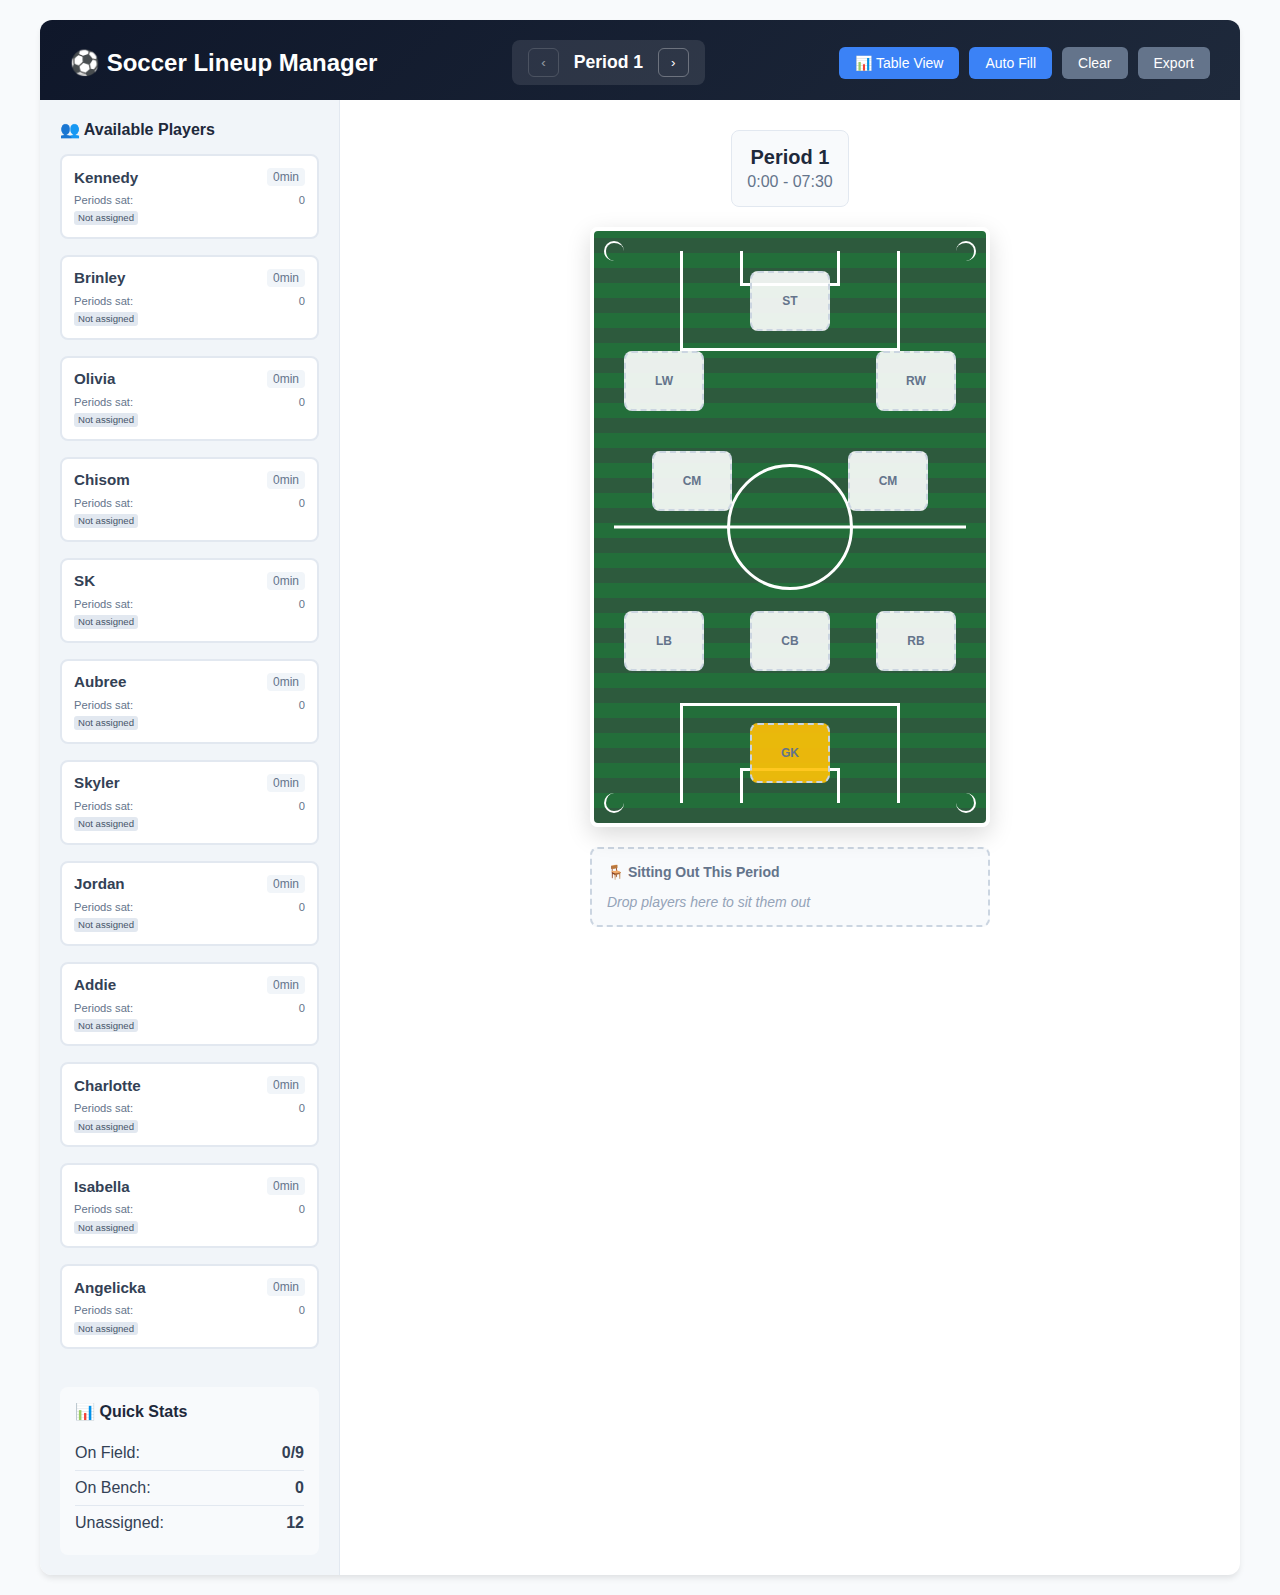
<file: soccer_lineup_manager_v5.html>
<!DOCTYPE html>
<html lang="en">
<head>
    <meta charset="UTF-8">
    <meta name="viewport" content="width=device-width, initial-scale=1.0">
    <title>Youth Soccer Lineup Manager</title>
    <style>
        * {
            margin: 0;
            padding: 0;
            box-sizing: border-box;
        }

        body {
            font-family: -apple-system, BlinkMacSystemFont, 'Segoe UI', Roboto, sans-serif;
            background: #f8fafc;
            min-height: 100vh;
            padding: 20px;
            color: #334155;
        }

        .app-container {
            max-width: 1200px;
            margin: 0 auto;
            background: white;
            border-radius: 12px;
            box-shadow: 0 4px 6px -1px rgba(0, 0, 0, 0.1);
            overflow: hidden;
        }

        .header {
            background: linear-gradient(135deg, #0f172a 0%, #1e293b 100%);
            color: white;
            padding: 20px 30px 15px 30px;
            display: flex;
            justify-content: space-between;
            align-items: center;
            flex-wrap: wrap;
            gap: 20px;
        }

        .header h1 {
            font-size: 1.5rem;
            font-weight: 700;
        }

        .period-nav {
            display: flex;
            align-items: center;
            gap: 15px;
            background: rgba(255, 255, 255, 0.1);
            padding: 8px 16px;
            border-radius: 8px;
        }

        .period-nav button {
            background: none;
            border: 1px solid rgba(255, 255, 255, 0.3);
            color: white;
            padding: 6px 12px;
            border-radius: 6px;
            cursor: pointer;
            transition: all 0.2s;
        }

        .period-nav button:hover {
            background: rgba(255, 255, 255, 0.1);
        }

        .period-nav button:disabled {
            opacity: 0.5;
            cursor: not-allowed;
        }

        .current-period {
            font-weight: 600;
            font-size: 1.1rem;
        }

        .quick-actions {
            display: flex;
            gap: 10px;
        }

        .btn {
            background: #3b82f6;
            color: white;
            border: none;
            padding: 8px 16px;
            border-radius: 6px;
            font-size: 0.875rem;
            cursor: pointer;
            transition: all 0.2s;
            font-weight: 500;
        }

        .btn:hover {
            background: #2563eb;
            transform: translateY(-1px);
        }

        .btn-secondary {
            background: #64748b;
        }

        .btn-secondary:hover {
            background: #475569;
        }

        .main-content {
            display: grid;
            grid-template-columns: 300px 1fr;
            min-height: 600px;
        }

        .sidebar {
            background: #f1f5f9;
            padding: 20px;
            border-right: 1px solid #e2e8f0;
        }

        .player-pool {
            margin-bottom: 30px;
        }

        .pool-title {
            font-weight: 600;
            margin-bottom: 15px;
            color: #1e293b;
            display: flex;
            align-items: center;
            gap: 8px;
        }

        .player-list {
            display: flex;
            flex-direction: column;
            gap: 8px;
        }

        .player-card {
            background: white;
            padding: 12px;
            border-radius: 8px;
            border: 2px solid #e2e8f0;
            cursor: grab;
            transition: all 0.2s;
            user-select: none;
            margin-bottom: 8px;
        }

        .player-card:hover {
            border-color: #3b82f6;
            transform: translateY(-1px);
            box-shadow: 0 2px 4px rgba(59, 130, 246, 0.1);
        }

        .player-card.dragging {
            opacity: 0.5;
            transform: rotate(5deg);
        }

        .player-card.assigned {
            background: #f0f9ff;
            border-color: #3b82f6;
        }

        .player-header {
            display: flex;
            justify-content: space-between;
            align-items: center;
            margin-bottom: 8px;
        }

        .player-name {
            font-weight: 600;
            font-size: 0.95rem;
        }

        .player-time {
            font-size: 0.75rem;
            color: #64748b;
            background: #f1f5f9;
            padding: 2px 6px;
            border-radius: 4px;
            font-weight: 500;
        }

        .player-stats {
            font-size: 0.7rem;
            color: #64748b;
            line-height: 1.2;
        }

        .stat-line {
            display: flex;
            justify-content: space-between;
            margin-bottom: 2px;
        }

        .position-badges {
            display: flex;
            flex-wrap: wrap;
            gap: 2px;
            margin-top: 4px;
        }

        .position-badge {
            background: #e2e8f0;
            color: #475569;
            padding: 1px 4px;
            border-radius: 3px;
            font-size: 0.6rem;
            font-weight: 500;
        }

        .position-badge.active {
            background: #3b82f6;
            color: white;
        }

        .field-container {
            padding: 30px;
            display: flex;
            flex-direction: column;
            align-items: center;
            gap: 20px;
        }

        .period-info {
            text-align: center;
            background: #f8fafc;
            padding: 15px;
            border-radius: 8px;
            border: 1px solid #e2e8f0;
        }

        .period-title {
            font-size: 1.25rem;
            font-weight: 600;
            color: #1e293b;
        }

        .period-time {
            color: #64748b;
            margin-top: 4px;
        }

        .soccer-field {
            background: 
                /* Grass texture with stripes */
                repeating-linear-gradient(
                    0deg,
                    #2d5a3d 0px,
                    #2d5a3d 15px,
                    #236e3a 15px,
                    #236e3a 30px
                );
            border-radius: 8px;
            padding: 20px;
            position: relative;
            width: 400px;
            height: 600px;
            border: 4px solid white;
            box-shadow: 0 8px 25px rgba(0, 0, 0, 0.15);
            margin: 0 auto;
        }

        .field-lines {
            position: absolute;
            top: 20px;
            left: 20px;
            right: 20px;
            bottom: 20px;
            pointer-events: none;
        }

        /* Center line */
        .field-lines::before {
            content: '';
            position: absolute;
            width: 100%;
            height: 3px;
            background: white;
            top: 50%;
            left: 0;
            transform: translateY(-50%);
        }

        /* Center circle */
        .field-lines::after {
            content: '';
            position: absolute;
            width: 120px;
            height: 120px;
            border: 3px solid white;
            border-radius: 50%;
            top: 50%;
            left: 50%;
            transform: translate(-50%, -50%);
        }

        /* Penalty areas and goal areas */
        .field-lines .penalty-area-top {
            position: absolute;
            top: 0;
            left: 50%;
            transform: translateX(-50%);
            width: 220px;
            height: 100px;
            border: 3px solid white;
            border-top: none;
        }

        .field-lines .penalty-area-bottom {
            position: absolute;
            bottom: 0;
            left: 50%;
            transform: translateX(-50%);
            width: 220px;
            height: 100px;
            border: 3px solid white;
            border-bottom: none;
        }

        .field-lines .goal-area-top {
            position: absolute;
            top: 0;
            left: 50%;
            transform: translateX(-50%);
            width: 100px;
            height: 35px;
            border: 3px solid white;
            border-top: none;
        }

        .field-lines .goal-area-bottom {
            position: absolute;
            bottom: 0;
            left: 50%;
            transform: translateX(-50%);
            width: 100px;
            height: 35px;
            border: 3px solid white;
            border-bottom: none;
        }

        /* Corner arcs */
        .field-lines .corner-arc {
            position: absolute;
            width: 20px;
            height: 20px;
            border: 2px solid white;
            border-radius: 50%;
        }

        .field-lines .corner-arc.top-left {
            top: -10px;
            left: -10px;
            border-right: none;
            border-bottom: none;
        }

        .field-lines .corner-arc.top-right {
            top: -10px;
            right: -10px;
            border-left: none;
            border-bottom: none;
        }

        .field-lines .corner-arc.bottom-left {
            bottom: -10px;
            left: -10px;
            border-right: none;
            border-top: none;
        }

        .field-lines .corner-arc.bottom-right {
            bottom: -10px;
            right: -10px;
            border-left: none;
            border-top: none;
        }

        .position-slot {
            position: absolute;
            width: 80px;
            height: 60px;
            background: rgba(255, 255, 255, 0.9);
            border: 2px dashed #cbd5e1;
            border-radius: 8px;
            display: flex;
            flex-direction: column;
            align-items: center;
            justify-content: center;
            font-size: 0.75rem;
            font-weight: 600;
            color: #64748b;
            transition: all 0.2s;
            cursor: pointer;
        }

        .position-slot:hover {
            border-color: #3b82f6;
            background: rgba(59, 130, 246, 0.1);
        }

        .position-slot.filled {
            background: white;
            border: 2px solid #10b981;
            color: #1e293b;
        }

        .position-slot.drop-target {
            border-color: #3b82f6;
            background: rgba(59, 130, 246, 0.2);
            transform: scale(1.05);
        }

        /* Position Layout - Vertical field orientation */
        .striker { top: 40px; left: 50%; transform: translateX(-50%); }
        .left-wing { top: 120px; left: 30px; }
        .right-wing { top: 120px; right: 30px; }
        .center-mid-left { top: 220px; left: 25%; transform: translateX(-50%); }
        .center-mid-right { top: 220px; right: 25%; transform: translateX(50%); }
        .left-back { top: 380px; left: 30px; }
        .center-back { top: 380px; left: 50%; transform: translateX(-50%); }
        .right-back { top: 380px; right: 30px; }
        .goalkeeper { bottom: 40px; left: 50%; transform: translateX(-50%); background: rgba(255, 193, 7, 0.9); }

        .bench-area {
            background: #f8fafc;
            border: 2px dashed #cbd5e1;
            border-radius: 8px;
            padding: 15px;
            width: 400px;
            min-height: 80px;
            display: flex;
            flex-wrap: wrap;
            gap: 8px;
            align-items: center;
            transition: all 0.2s;
        }

        .bench-area.drop-target {
            border-color: #ef4444;
            background: rgba(239, 68, 68, 0.1);
        }

        .bench-title {
            font-size: 0.875rem;
            font-weight: 600;
            color: #64748b;
            width: 100%;
            margin-bottom: 5px;
        }

        .bench-player {
            background: #fee2e2;
            color: #dc2626;
            padding: 6px 12px;
            border-radius: 6px;
            font-size: 0.875rem;
            font-weight: 500;
            cursor: pointer;
            border: 1px solid #fecaca;
            transition: all 0.2s;
        }

        .bench-player:hover {
            background: #fecaca;
            transform: translateY(-1px);
        }

        .stats-summary {
            background: #f8fafc;
            padding: 15px;
            border-radius: 8px;
            margin-top: 20px;
        }

        .stats-row {
            display: flex;
            justify-content: space-between;
            align-items: center;
            padding: 8px 0;
            border-bottom: 1px solid #e2e8f0;
        }

        .stats-row:last-child {
            border-bottom: none;
        }

        .empty-message {
            color: #94a3b8;
            font-style: italic;
            font-size: 0.875rem;
        }

        @media (max-width: 768px) {
            .main-content {
                grid-template-columns: 1fr;
            }
            
            .sidebar {
                border-right: none;
                border-bottom: 1px solid #e2e8f0;
            }
            
            .header {
                flex-direction: column;
                text-align: center;
            }
            
            .period-nav {
                order: -1;
            }
        }

        .tooltip {
            position: absolute;
            background: #1e293b;
            color: white;
            padding: 8px 12px;
            border-radius: 6px;
            font-size: 0.875rem;
            pointer-events: none;
            z-index: 1000;
            opacity: 0;
            transition: opacity 0.2s;
        }

        .tooltip.show {
            opacity: 1;
        }

        /* Table View Styles */
        .table-view {
            display: none;
            padding: 0 30px 20px 30px;
            overflow-x: auto;
        }

        .lineup-table {
            width: 100%;
            border-collapse: collapse;
            background: white;
            border-radius: 8px;
            box-shadow: 0 2px 4px rgba(0, 0, 0, 0.1);
            min-width: 800px;
        }

        .lineup-table th,
        .lineup-table td {
            padding: 12px 8px;
            text-align: center;
            border-bottom: 1px solid #e2e8f0;
            font-size: 0.875rem;
        }

        .lineup-table th {
            background: #f8fafc;
            font-weight: 600;
            color: #374151;
            position: sticky;
            top: 0;
            z-index: 10;
        }

        .lineup-table th:first-child,
        .lineup-table td:first-child {
            text-align: left;
            font-weight: 600;
            background: #f8fafc;
            position: sticky;
            left: 0;
            z-index: 5;
            border-right: 2px solid #e2e8f0;
        }

        .lineup-table th:first-child {
            z-index: 15;
        }

        .lineup-table th:last-child,
        .lineup-table td:last-child {
            text-align: left;
            border-left: 2px solid #e2e8f0;
            background: #f8fafc;
            min-width: 200px;
            font-size: 0.75rem;
        }

        .lineup-table tbody tr:hover {
            background: #f1f5f9;
        }

        .position-cell {
            font-weight: 600;
            padding: 4px 6px;
            border-radius: 4px;
            display: inline-block;
            min-width: 30px;
        }

        .position-cell.striker { background: #9C27B0; color: white; }
        .position-cell.wing { background: #4CAF50; color: white; }
        .position-cell.midfield { background: #2196F3; color: white; }
        .position-cell.defense { background: #FFC107; color: black; }
        .position-cell.goalkeeper { background: #FF9800; color: white; }
        .position-cell.bench { background: #F44336; color: white; }

        .table-stats {
            font-size: 0.7rem;
            line-height: 1.3;
        }

        .period-header {
            writing-mode: horizontal-tb;
            transform: none;
            white-space: nowrap;
        }

        .table-controls {
            display: flex;
            justify-content: space-between;
            align-items: center;
            margin: 0 0 5px 0;
            flex-wrap: wrap;
            gap: 10px;
        }

        .table-title {
            font-size: 1.25rem;
            font-weight: 600;
            color: #1e293b;
        }

        @media (max-width: 768px) {
            .table-view {
                padding: 10px;
            }
            
            .lineup-table th,
            .lineup-table td {
                padding: 8px 4px;
                font-size: 0.75rem;
            }
            
            .lineup-table th:last-child,
            .lineup-table td:last-child {
                min-width: 150px;
                font-size: 0.65rem;
            }
        }
    </style>
</head>
<body>
    <div class="app-container">
        <div class="header">
            <h1>⚽ Soccer Lineup Manager</h1>
            
            <div class="period-nav">
                <button onclick="previousPeriod()" id="prevBtn">‹</button>
                <span class="current-period" id="currentPeriodText">Period 1</span>
                <button onclick="nextPeriod()" id="nextBtn">›</button>
            </div>
            
            <div class="quick-actions">
                <button class="btn" onclick="toggleView()" id="viewToggle">📊 Table View</button>
                <button class="btn" onclick="autoFill()">Auto Fill</button>
                <button class="btn btn-secondary" onclick="clearPeriod()">Clear</button>
                <button class="btn btn-secondary" onclick="exportLineup()">Export</button>
            </div>
        </div>

        <div class="main-content">
            <div class="sidebar">
                <div class="player-pool">
                    <div class="pool-title">
                        👥 Available Players
                    </div>
                    <div class="player-list" id="playerList">
                        <!-- Players will be populated here -->
                    </div>
                </div>

                <div class="stats-summary">
                    <div class="pool-title">📊 Quick Stats</div>
                    <div id="quickStats">
                        <!-- Stats will be shown here -->
                    </div>
                </div>
            </div>

            <div class="field-container" id="fieldView">
                <div class="period-info">
                    <div class="period-title" id="periodTitle">Period 1</div>
                    <div class="period-time" id="periodTime">0:00 - 7:30</div>
                </div>

                <div class="soccer-field">
                    <div class="field-lines">
                        <div class="penalty-area-top"></div>
                        <div class="penalty-area-bottom"></div>
                        <div class="goal-area-top"></div>
                        <div class="goal-area-bottom"></div>
                        <div class="corner-arc top-left"></div>
                        <div class="corner-arc top-right"></div>
                        <div class="corner-arc bottom-left"></div>
                        <div class="corner-arc bottom-right"></div>
                    </div>
                    
                    <div class="position-slot striker" data-position="striker">
                        <div class="position-label">ST</div>
                        <div class="player-name"></div>
                    </div>
                    
                    <div class="position-slot left-wing" data-position="left-wing">
                        <div class="position-label">LW</div>
                        <div class="player-name"></div>
                    </div>
                    
                    <div class="position-slot right-wing" data-position="right-wing">
                        <div class="position-label">RW</div>
                        <div class="player-name"></div>
                    </div>
                    
                    <div class="position-slot center-mid-left" data-position="center-mid-left">
                        <div class="position-label">CM</div>
                        <div class="player-name"></div>
                    </div>
                    
                    <div class="position-slot center-mid-right" data-position="center-mid-right">
                        <div class="position-label">CM</div>
                        <div class="player-name"></div>
                    </div>
                    
                    <div class="position-slot left-back" data-position="left-back">
                        <div class="position-label">LB</div>
                        <div class="player-name"></div>
                    </div>
                    
                    <div class="position-slot center-back" data-position="center-back">
                        <div class="position-label">CB</div>
                        <div class="player-name"></div>
                    </div>
                    
                    <div class="position-slot right-back" data-position="right-back">
                        <div class="position-label">RB</div>
                        <div class="player-name"></div>
                    </div>
                    
                    <div class="position-slot goalkeeper" data-position="goalkeeper">
                        <div class="position-label">GK</div>
                        <div class="player-name"></div>
                    </div>
                </div>

                <div class="bench-area" id="benchArea">
                    <div class="bench-title">🪑 Sitting Out This Period</div>
                    <div class="empty-message" id="benchEmpty">Drop players here to sit them out</div>
                </div>
            </div>
        </div>

        <div class="table-view" id="tableView">
            <div class="table-controls">
                <div class="table-title">📊 Complete Game Overview</div>
                <div>
                    <button class="btn btn-secondary" onclick="clearAllPeriods()">Clear All</button>
                    <button class="btn" onclick="autoFillAll()">Auto Fill All</button>
                </div>
            </div>
            
            <table class="lineup-table" id="lineupTable">
                <thead>
                    <tr>
                        <th>Player</th>
                        <th class="period-header">Period 1<br><small>0:00-7:30</small></th>
                        <th class="period-header">Period 2<br><small>7:30-15:00</small></th>
                        <th class="period-header">Period 3<br><small>15:00-22:30</small></th>
                        <th class="period-header">Period 4<br><small>22:30-30:00</small></th>
                        <th class="period-header">Period 5<br><small>30:00-37:30</small></th>
                        <th class="period-header">Period 6<br><small>37:30-45:00</small></th>
                        <th class="period-header">Period 7<br><small>45:00-52:30</small></th>
                        <th class="period-header">Period 8<br><small>52:30-60:00</small></th>
                        <th>Summary Stats</th>
                    </tr>
                </thead>
                <tbody id="lineupTableBody">
                    <!-- Table rows will be populated here -->
                </tbody>
            </table>
        </div>
    </div>

    <div class="tooltip" id="tooltip"></div>

    <script>
        const players = {
            'Kennedy': ['Striker', 'Wing', 'Midfield'],
            'Brinley': ['Striker', 'Wing', 'Midfield'],
            'Olivia': ['Back'],
            'Chisom': ['Back'],
            'SK': ['Back', 'Goalkeeper'],
            'Aubree': ['All'],
            'Skyler': ['Midfield', 'Defense'],
            'Jordan': ['All'],
            'Addie': ['All'],
            'Charlotte': ['All except GK'],
            'Isabella': ['All except GK'],
            'Angelicka': ['Midfield', 'Defense']
        };

        const positions = [
            'striker', 'left-wing', 'right-wing', 
            'center-mid-left', 'center-mid-right',
            'left-back', 'center-back', 'right-back', 'goalkeeper'
        ];

        let currentPeriod = 1;
        let lineup = {};
        let draggedPlayer = null;
        let isTableView = false;

        // Initialize lineup structure
        function initializeLineup() {
            for (let period = 1; period <= 8; period++) {
                lineup[period] = {
                    positions: {},
                    bench: []
                };
                positions.forEach(pos => {
                    lineup[period].positions[pos] = null;
                });
            }
        }

        // Initialize the app
        function init() {
            initializeLineup();
            renderPlayerList();
            updateDisplay();
            setupDragAndDrop();
        }

        // Render player list
        function renderPlayerList() {
            const playerList = document.getElementById('playerList');
            const playerCards = Object.keys(players).map(playerName => {
                const stats = calculateDetailedPlayerStats(playerName);
                const positionBadges = Object.entries(stats.positions)
                    .filter(([pos, count]) => count > 0)
                    .map(([pos, count]) => `<span class="position-badge">${getPositionAbbrev(pos)}:${count}</span>`)
                    .join('');
                
                return `
                    <div class="player-card" draggable="true" data-player="${playerName}">
                        <div class="player-header">
                            <span class="player-name">${playerName}</span>
                            <span class="player-time">${stats.totalMinutes}min</span>
                        </div>
                        <div class="player-stats">
                            <div class="stat-line">
                                <span>Periods sat:</span>
                                <span>${stats.benchPeriods}</span>
                            </div>
                            <div class="position-badges">
                                ${positionBadges || '<span class="position-badge">Not assigned</span>'}
                            </div>
                        </div>
                    </div>
                `;
            }).join('');
            
            playerList.innerHTML = playerCards;
        }

        // Calculate detailed player statistics
        function calculateDetailedPlayerStats(playerName) {
            const stats = {
                totalMinutes: 0,
                benchPeriods: 0,
                positions: {
                    'striker': 0,
                    'left-wing': 0,
                    'right-wing': 0,
                    'center-mid-left': 0,
                    'center-mid-right': 0,
                    'left-back': 0,
                    'center-back': 0,
                    'right-back': 0,
                    'goalkeeper': 0
                }
            };

            for (let period = 1; period <= 8; period++) {
                const periodData = lineup[period];
                
                // Check if player is on bench
                if (periodData.bench.includes(playerName)) {
                    stats.benchPeriods++;
                    continue;
                }
                
                // Check which position player is in
                for (const [position, assignedPlayer] of Object.entries(periodData.positions)) {
                    if (assignedPlayer === playerName) {
                        stats.totalMinutes += 7.5;
                        stats.positions[position]++;
                        break;
                    }
                }
            }

            return stats;
        }

        // Get position abbreviation
        function getPositionAbbrev(position) {
            const abbrevMap = {
                'striker': 'ST',
                'left-wing': 'LW',
                'right-wing': 'RW',
                'center-mid-left': 'CM',
                'center-mid-right': 'CM',
                'left-back': 'LB',
                'center-back': 'CB',
                'right-back': 'RB',
                'goalkeeper': 'GK'
            };
            return abbrevMap[position] || position;
        }

        // Calculate player total minutes
        function calculatePlayerMinutes(playerName) {
            let totalMinutes = 0;
            for (let period = 1; period <= 8; period++) {
                const periodData = lineup[period];
                const isPlaying = Object.values(periodData.positions).includes(playerName);
                if (isPlaying) {
                    totalMinutes += 7.5;
                }
            }
            return totalMinutes;
        }

        // Setup drag and drop
        function setupDragAndDrop() {
            // Player card drag events
            document.addEventListener('dragstart', (e) => {
                if (e.target.classList.contains('player-card')) {
                    draggedPlayer = e.target.dataset.player;
                    e.target.classList.add('dragging');
                }
            });

            document.addEventListener('dragend', (e) => {
                if (e.target.classList.contains('player-card')) {
                    e.target.classList.remove('dragging');
                    draggedPlayer = null;
                }
            });

            // Position slot drop events
            positions.forEach(position => {
                const slot = document.querySelector(`[data-position="${position}"]`);
                
                slot.addEventListener('dragover', (e) => {
                    e.preventDefault();
                    slot.classList.add('drop-target');
                });

                slot.addEventListener('dragleave', () => {
                    slot.classList.remove('drop-target');
                });

                slot.addEventListener('drop', (e) => {
                    e.preventDefault();
                    slot.classList.remove('drop-target');
                    
                    if (draggedPlayer && canPlayerPlayPosition(draggedPlayer, position)) {
                        assignPlayerToPosition(draggedPlayer, position);
                    }
                });

                // Click to assign/remove
                slot.addEventListener('click', () => {
                    if (lineup[currentPeriod].positions[position]) {
                        removePlayerFromPosition(position);
                    }
                });
            });

            // Bench area drop events
            const benchArea = document.getElementById('benchArea');
            benchArea.addEventListener('dragover', (e) => {
                e.preventDefault();
                benchArea.classList.add('drop-target');
            });

            benchArea.addEventListener('dragleave', () => {
                benchArea.classList.remove('drop-target');
            });

            benchArea.addEventListener('drop', (e) => {
                e.preventDefault();
                benchArea.classList.remove('drop-target');
                
                if (draggedPlayer) {
                    addPlayerToBench(draggedPlayer);
                }
            });
        }

        // Check if player can play position
        function canPlayerPlayPosition(playerName, position) {
            const preferences = players[playerName];
            if (!preferences) return false;

            if (preferences.includes('All')) return true;
            if (preferences.includes('All except GK') && position !== 'goalkeeper') return true;
            
            const positionMap = {
                'striker': 'Striker',
                'left-wing': 'Wing',
                'right-wing': 'Wing',
                'center-mid-left': 'Midfield',
                'center-mid-right': 'Midfield',
                'left-back': ['Back', 'Defense'],
                'center-back': ['Back', 'Defense'],
                'right-back': ['Back', 'Defense'],
                'goalkeeper': 'Goalkeeper'
            };

            const requiredSkills = positionMap[position];
            if (Array.isArray(requiredSkills)) {
                return requiredSkills.some(skill => preferences.includes(skill));
            }
            
            return preferences.includes(requiredSkills);
        }

        // Assign player to position
        function assignPlayerToPosition(playerName, position) {
            // Remove player from current position/bench
            removePlayerFromAll(playerName);
            
            // Assign to new position
            lineup[currentPeriod].positions[position] = playerName;
            updateDisplay();
        }

        // Remove player from position
        function removePlayerFromPosition(position) {
            lineup[currentPeriod].positions[position] = null;
            updateDisplay();
        }

        // Add player to bench
        function addPlayerToBench(playerName) {
            // Remove from current position/bench
            removePlayerFromAll(playerName);
            
            // Add to bench
            if (!lineup[currentPeriod].bench.includes(playerName)) {
                lineup[currentPeriod].bench.push(playerName);
            }
            updateDisplay();
        }

        // Remove player from all positions and bench
        function removePlayerFromAll(playerName) {
            // Remove from positions
            positions.forEach(pos => {
                if (lineup[currentPeriod].positions[pos] === playerName) {
                    lineup[currentPeriod].positions[pos] = null;
                }
            });
            
            // Remove from bench
            lineup[currentPeriod].bench = lineup[currentPeriod].bench.filter(p => p !== playerName);
        }

        // Update display
        function updateDisplay() {
            updatePeriodInfo();
            updatePositions();
            updateBench();
            updatePlayerList();
            updateQuickStats();
            updateNavigationButtons();
            if (isTableView) {
                renderLineupTable();
            }
        }

        // Toggle between field view and table view
        function toggleView() {
            isTableView = !isTableView;
            const fieldView = document.getElementById('fieldView');
            const tableView = document.getElementById('tableView');
            const viewToggle = document.getElementById('viewToggle');
            const sidebar = document.querySelector('.sidebar');
            const mainContent = document.querySelector('.main-content');
            
            if (isTableView) {
                mainContent.style.display = 'none';
                tableView.style.display = 'block';
                viewToggle.textContent = '⚽ Field View';
                renderLineupTable();
            } else {
                mainContent.style.display = 'grid';
                tableView.style.display = 'none';
                viewToggle.textContent = '📊 Table View';
            }
        }

        // Render the lineup table
        function renderLineupTable() {
            const tbody = document.getElementById('lineupTableBody');
            const playerNames = Object.keys(players);
            
            tbody.innerHTML = playerNames.map(playerName => {
                const stats = calculateDetailedPlayerStats(playerName);
                
                // Generate cells for each period
                const periodCells = [];
                for (let period = 1; period <= 8; period++) {
                    let cellContent = '';
                    let cellClass = '';
                    
                    // Check if player is on bench
                    if (lineup[period].bench.includes(playerName)) {
                        cellContent = 'BENCH';
                        cellClass = 'bench';
                    } else {
                        // Check which position player is in
                        for (const [position, assignedPlayer] of Object.entries(lineup[period].positions)) {
                            if (assignedPlayer === playerName) {
                                cellContent = getPositionAbbrev(position);
                                cellClass = getPositionClass(position);
                                break;
                            }
                        }
                    }
                    
                    if (cellContent) {
                        periodCells.push(`<td><span class="position-cell ${cellClass}">${cellContent}</span></td>`);
                    } else {
                        periodCells.push(`<td>-</td>`);
                    }
                }
                
                // Create stats summary
                const positionCounts = Object.entries(stats.positions)
                    .filter(([pos, count]) => count > 0)
                    .map(([pos, count]) => `${getPositionAbbrev(pos)}:${count}`)
                    .join(', ');
                
                const statsContent = `
                    <div class="table-stats">
                        <div><strong>${stats.totalMinutes} min</strong></div>
                        <div>${stats.benchPeriods} sits</div>
                        <div>${positionCounts || 'No positions'}</div>
                    </div>
                `;
                
                return `
                    <tr>
                        <td>${playerName}</td>
                        ${periodCells.join('')}
                        <td>${statsContent}</td>
                    </tr>
                `;
            }).join('');
        }

        // Get position class for styling
        function getPositionClass(position) {
            const classMap = {
                'striker': 'striker',
                'left-wing': 'wing',
                'right-wing': 'wing',
                'center-mid-left': 'midfield',
                'center-mid-right': 'midfield',
                'left-back': 'defense',
                'center-back': 'defense',
                'right-back': 'defense',
                'goalkeeper': 'goalkeeper'
            };
            return classMap[position] || '';
        }

        // Clear all periods
        function clearAllPeriods() {
            if (confirm('This will clear ALL periods. Are you sure?')) {
                initializeLineup();
                updateDisplay();
            }
        }

        // Auto fill all periods
        function autoFillAll() {
            if (!confirm('This will overwrite ALL periods with automatic assignments. Are you sure?')) {
                return;
            }
            
            // Clear all periods first
            initializeLineup();
            
            // Set up goalkeeper rotation
            const goalkeepers = ['Aubree', 'Jordan', 'SK'];
            
            // Aubree: periods 1-3
            for (let i = 1; i <= 3; i++) {
                lineup[i].positions['goalkeeper'] = 'Aubree';
            }
            
            // Jordan: periods 4-6  
            for (let i = 4; i <= 6; i++) {
                lineup[i].positions['goalkeeper'] = 'Jordan';
            }
            
            // SK: periods 7-8
            for (let i = 7; i <= 8; i++) {
                lineup[i].positions['goalkeeper'] = 'SK';
            }
            
            // Fill other positions for each period
            for (let period = 1; period <= 8; period++) {
                autoFillPeriod(period);
            }
            
            // Ensure fair bench rotation
            distributesBenchTime();
            
            updateDisplay();
        }

        // Auto fill a specific period
        function autoFillPeriod(period) {
            const assignedPlayers = new Set();
            
            // Add already assigned goalkeeper
            if (lineup[period].positions['goalkeeper']) {
                assignedPlayers.add(lineup[period].positions['goalkeeper']);
            }
            
            // Get available players
            const availablePlayers = Object.keys(players).filter(p => !assignedPlayers.has(p));
            
            // Position priority for filling
            const positionPriority = [
                'striker', 'center-back', 'left-back', 'right-back',
                'center-mid-left', 'center-mid-right', 'left-wing', 'right-wing'
            ];
            
            // Assign players to positions
            positionPriority.forEach(position => {
                if (!lineup[period].positions[position]) {
                    const suitablePlayers = availablePlayers.filter(player => 
                        !assignedPlayers.has(player) && canPlayerPlayPosition(player, position)
                    );
                    
                    if (suitablePlayers.length > 0) {
                        const selectedPlayer = suitablePlayers[0];
                        lineup[period].positions[position] = selectedPlayer;
                        assignedPlayers.add(selectedPlayer);
                        availablePlayers.splice(availablePlayers.indexOf(selectedPlayer), 1);
                    }
                }
            });
            
            // Put remaining players on bench (limit to 3 per period)
            const remainingPlayers = availablePlayers.slice(0, 3);
            lineup[period].bench = [...lineup[period].bench, ...remainingPlayers];
        }

        // Distribute bench time more fairly
        function distributesBenchTime() {
            // Count current bench periods for each player
            const benchCounts = {};
            Object.keys(players).forEach(player => {
                benchCounts[player] = 0;
                for (let period = 1; period <= 8; period++) {
                    if (lineup[period].bench.includes(player)) {
                        benchCounts[player]++;
                    }
                }
            });
            
            // Try to balance bench time (each player should sit 2-3 periods)
            for (let period = 1; period <= 8; period++) {
                // If bench is too empty, add players who have sat less
                while (lineup[period].bench.length < 3) {
                    const playingPlayers = Object.values(lineup[period].positions).filter(p => p !== null);
                    const candidatesForBench = playingPlayers.filter(player => {
                        return benchCounts[player] < 2 && 
                               !lineup[period].positions['goalkeeper'] === player; // Don't bench the goalkeeper
                    });
                    
                    if (candidatesForBench.length === 0) break;
                    
                    // Find position player to swap to bench
                    const playerToBench = candidatesForBench[0];
                    for (const [pos, assignedPlayer] of Object.entries(lineup[period].positions)) {
                        if (assignedPlayer === playerToBench) {
                            lineup[period].positions[pos] = null;
                            lineup[period].bench.push(playerToBench);
                            benchCounts[playerToBench]++;
                            break;
                        }
                    }
                }
            }
        }

        // Update period info
        function updatePeriodInfo() {
            const startTime = (currentPeriod - 1) * 7.5;
            const endTime = currentPeriod * 7.5;
            
            document.getElementById('currentPeriodText').textContent = `Period ${currentPeriod}`;
            document.getElementById('periodTitle').textContent = `Period ${currentPeriod}`;
            document.getElementById('periodTime').textContent = `${startTime}:00 - ${endTime < 10 ? '0' : ''}${Math.floor(endTime)}:${(endTime % 1 * 60).toString().padStart(2, '0')}`;
        }

        // Update position displays
        function updatePositions() {
            positions.forEach(position => {
                const slot = document.querySelector(`[data-position="${position}"]`);
                const playerName = lineup[currentPeriod].positions[position];
                const playerNameDiv = slot.querySelector('.player-name');
                const label = slot.querySelector('.position-label');
                
                if (playerName) {
                    playerNameDiv.textContent = playerName;
                    label.style.fontSize = '0.6rem';
                    slot.classList.add('filled');
                } else {
                    playerNameDiv.textContent = '';
                    label.style.fontSize = '0.75rem';
                    slot.classList.remove('filled');
                }
            });
        }

        // Update bench display
        function updateBench() {
            const benchArea = document.getElementById('benchArea');
            const emptyMessage = document.getElementById('benchEmpty');
            const benchPlayers = lineup[currentPeriod].bench;
            
            // Remove existing bench players
            benchArea.querySelectorAll('.bench-player').forEach(el => el.remove());
            
            if (benchPlayers.length === 0) {
                emptyMessage.style.display = 'block';
            } else {
                emptyMessage.style.display = 'none';
                benchPlayers.forEach(playerName => {
                    const playerDiv = document.createElement('div');
                    playerDiv.className = 'bench-player';
                    playerDiv.textContent = playerName;
                    playerDiv.addEventListener('click', () => {
                        removePlayerFromAll(playerName);
                        updateDisplay();
                    });
                    benchArea.appendChild(playerDiv);
                });
            }
        }

        // Update player list with assignment status
        function updatePlayerList() {
            const playerCards = document.querySelectorAll('.player-card');
            playerCards.forEach(card => {
                const playerName = card.dataset.player;
                const stats = calculateDetailedPlayerStats(playerName);
                
                // Update time display
                const timeSpan = card.querySelector('.player-time');
                timeSpan.textContent = `${stats.totalMinutes}min`;
                
                // Update bench periods
                const benchStat = card.querySelector('.stat-line span:last-child');
                benchStat.textContent = stats.benchPeriods;
                
                // Update position badges
                const positionBadges = card.querySelector('.position-badges');
                const activeBadges = Object.entries(stats.positions)
                    .filter(([pos, count]) => count > 0)
                    .map(([pos, count]) => `<span class="position-badge">${getPositionAbbrev(pos)}:${count}</span>`)
                    .join('');
                
                positionBadges.innerHTML = activeBadges || '<span class="position-badge">Not assigned</span>';
                
                // Check if player is assigned in current period
                const isAssigned = Object.values(lineup[currentPeriod].positions).includes(playerName) ||
                                 lineup[currentPeriod].bench.includes(playerName);
                
                if (isAssigned) {
                    card.classList.add('assigned');
                } else {
                    card.classList.remove('assigned');
                }
            });
        }

        // Update quick stats
        function updateQuickStats() {
            const statsDiv = document.getElementById('quickStats');
            const playersOnField = Object.values(lineup[currentPeriod].positions).filter(p => p !== null).length;
            const playersOnBench = lineup[currentPeriod].bench.length;
            const totalPlayers = Object.keys(players).length;
            const unassigned = totalPlayers - playersOnField - playersOnBench;
            
            statsDiv.innerHTML = `
                <div class="stats-row">
                    <span>On Field:</span>
                    <span><strong>${playersOnField}/9</strong></span>
                </div>
                <div class="stats-row">
                    <span>On Bench:</span>
                    <span><strong>${playersOnBench}</strong></span>
                </div>
                <div class="stats-row">
                    <span>Unassigned:</span>
                    <span><strong>${unassigned}</strong></span>
                </div>
            `;
        }

        // Update navigation buttons
        function updateNavigationButtons() {
            document.getElementById('prevBtn').disabled = currentPeriod === 1;
            document.getElementById('nextBtn').disabled = currentPeriod === 8;
        }

        // Navigation functions
        function previousPeriod() {
            if (currentPeriod > 1) {
                currentPeriod--;
                updateDisplay();
            }
        }

        function nextPeriod() {
            if (currentPeriod < 8) {
                currentPeriod++;
                updateDisplay();
            }
        }

        // Auto fill current period
        function autoFill() {
            if (!confirm('This will overwrite the current period. Are you sure?')) {
                return;
            }
            
            // Clear current period
            positions.forEach(pos => lineup[currentPeriod].positions[pos] = null);
            lineup[currentPeriod].bench = [];
            
            // Auto fill this period
            autoFillPeriod(currentPeriod);
            
            updateDisplay();
        }

        // Clear current period
        function clearPeriod() {
            if (confirm('Clear all assignments for this period?')) {
                positions.forEach(pos => lineup[currentPeriod].positions[pos] = null);
                lineup[currentPeriod].bench = [];
                updateDisplay();
            }
        }

        // Export lineup
        function exportLineup() {
            let exportText = 'YOUTH SOCCER LINEUP\n';
            exportText += '═'.repeat(40) + '\n\n';
            
            for (let period = 1; period <= 8; period++) {
                const startTime = (period - 1) * 7.5;
                const endTime = period * 7.5;
                
                exportText += `PERIOD ${period} (${startTime}:00 - ${Math.floor(endTime)}:${(endTime % 1 * 60).toString().padStart(2, '0')})\n`;
                exportText += '─'.repeat(30) + '\n';
                
                // Field positions
                const positionNames = {
                    'striker': 'Striker',
                    'left-wing': 'Left Wing',
                    'right-wing': 'Right Wing',
                    'center-mid-left': 'Center Mid (L)',
                    'center-mid-right': 'Center Mid (R)',
                    'left-back': 'Left Back',
                    'center-back': 'Center Back',
                    'right-back': 'Right Back',
                    'goalkeeper': 'Goalkeeper'
                };
                
                positions.forEach(position => {
                    const player = lineup[period].positions[position] || 'EMPTY';
                    exportText += `${positionNames[position]}: ${player}\n`;
                });
                
                exportText += `Bench: ${lineup[period].bench.join(', ') || 'None'}\n`;
                exportText += '\n';
            }
            
            // Player statistics
            exportText += 'PLAYER STATISTICS\n';
            exportText += '─'.repeat(30) + '\n';
            
            Object.keys(players).forEach(playerName => {
                const stats = calculateDetailedPlayerStats(playerName);
                exportText += `${playerName}: ${stats.totalMinutes} minutes (${stats.benchPeriods} periods on bench)\n`;
                
                // Show position breakdown
                const positionCounts = Object.entries(stats.positions)
                    .filter(([pos, count]) => count > 0)
                    .map(([pos, count]) => `${getPositionAbbrev(pos)}:${count}`)
                    .join(', ');
                
                if (positionCounts) {
                    exportText += `  Positions: ${positionCounts}\n`;
                }
                exportText += '\n';
            });
            
            // Create and download file
            const blob = new Blob([exportText], { type: 'text/plain' });
            const url = URL.createObjectURL(blob);
            const a = document.createElement('a');
            a.href = url;
            a.download = `soccer-lineup-${new Date().toISOString().split('T')[0]}.txt`;
            document.body.appendChild(a);
            a.click();
            document.body.removeChild(a);
            URL.revokeObjectURL(url);
        }

        // Initialize the app when page loads
        document.addEventListener('DOMContentLoaded', init);
    </script>
</body>
</html>
</file>
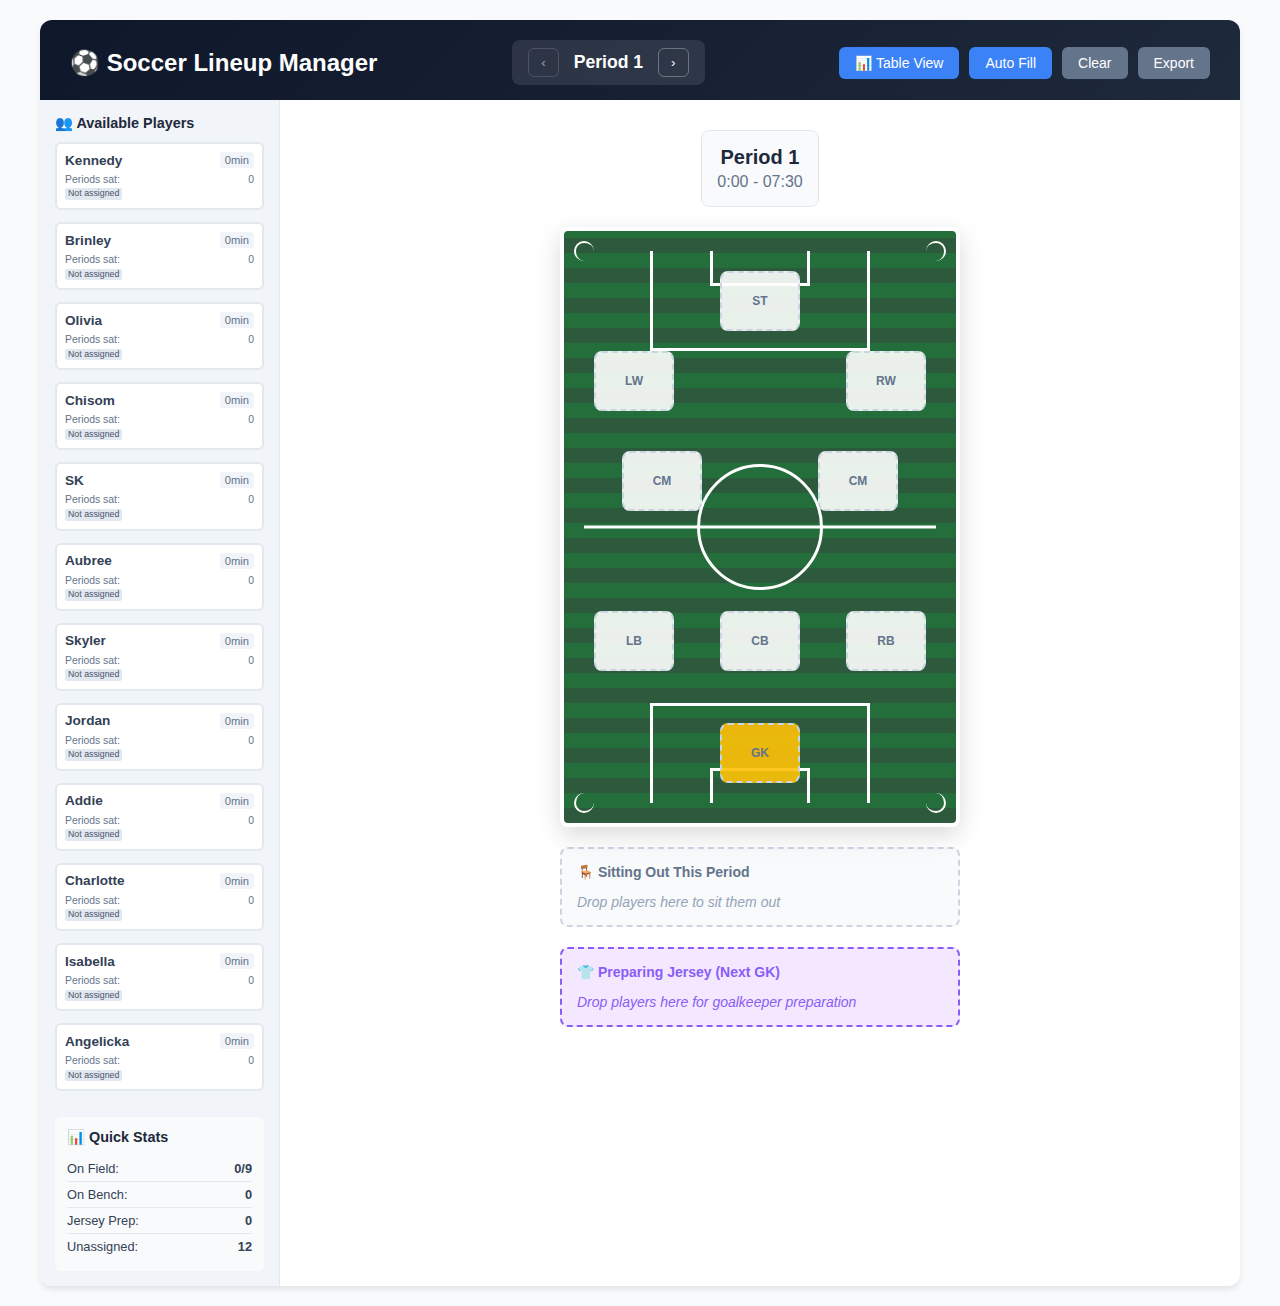
<file: soccer_lineup_manager_v6.html>
<!DOCTYPE html>
<html lang="en">
<head>
    <meta charset="UTF-8">
    <meta name="viewport" content="width=device-width, initial-scale=1.0">
    <title>Youth Soccer Lineup Manager</title>
    <style>
        * {
            margin: 0;
            padding: 0;
            box-sizing: border-box;
        }

        body {
            font-family: -apple-system, BlinkMacSystemFont, 'Segoe UI', Roboto, sans-serif;
            background: #f8fafc;
            min-height: 100vh;
            padding: 20px;
            color: #334155;
        }

        .app-container {
            max-width: 1200px;
            margin: 0 auto;
            background: white;
            border-radius: 12px;
            box-shadow: 0 4px 6px -1px rgba(0, 0, 0, 0.1);
            overflow: hidden;
        }

        .header {
            background: linear-gradient(135deg, #0f172a 0%, #1e293b 100%);
            color: white;
            padding: 20px 30px 15px 30px;
            display: flex;
            justify-content: space-between;
            align-items: center;
            flex-wrap: wrap;
            gap: 20px;
        }

        .header h1 {
            font-size: 1.5rem;
            font-weight: 700;
        }

        .period-nav {
            display: flex;
            align-items: center;
            gap: 15px;
            background: rgba(255, 255, 255, 0.1);
            padding: 8px 16px;
            border-radius: 8px;
        }

        .period-nav button {
            background: none;
            border: 1px solid rgba(255, 255, 255, 0.3);
            color: white;
            padding: 6px 12px;
            border-radius: 6px;
            cursor: pointer;
            transition: all 0.2s;
        }

        .period-nav button:hover {
            background: rgba(255, 255, 255, 0.1);
        }

        .period-nav button:disabled {
            opacity: 0.5;
            cursor: not-allowed;
        }

        .current-period {
            font-weight: 600;
            font-size: 1.1rem;
        }

        .quick-actions {
            display: flex;
            gap: 10px;
        }

        .btn {
            background: #3b82f6;
            color: white;
            border: none;
            padding: 8px 16px;
            border-radius: 6px;
            font-size: 0.875rem;
            cursor: pointer;
            transition: all 0.2s;
            font-weight: 500;
        }

        .btn:hover {
            background: #2563eb;
            transform: translateY(-1px);
        }

        .btn-secondary {
            background: #64748b;
        }

        .btn-secondary:hover {
            background: #475569;
        }

        .main-content {
            display: grid;
            grid-template-columns: 240px 1fr;
            min-height: 600px;
        }

        .sidebar {
            background: #f1f5f9;
            padding: 15px;
            border-right: 1px solid #e2e8f0;
        }

        .player-pool {
            margin-bottom: 20px;
        }

        .pool-title {
            font-weight: 600;
            margin-bottom: 10px;
            color: #1e293b;
            display: flex;
            align-items: center;
            gap: 6px;
            font-size: 0.9rem;
        }

        .player-list {
            display: flex;
            flex-direction: column;
            gap: 6px;
        }

        .player-card {
            background: white;
            padding: 8px;
            border-radius: 6px;
            border: 2px solid #e2e8f0;
            cursor: grab;
            transition: all 0.2s;
            user-select: none;
            margin-bottom: 6px;
        }

        .player-card:hover {
            border-color: #3b82f6;
            transform: translateY(-1px);
            box-shadow: 0 2px 4px rgba(59, 130, 246, 0.1);
        }

        .player-card.dragging {
            opacity: 0.5;
            transform: rotate(5deg);
        }

        .player-card.assigned {
            background: #f0f9ff;
            border-color: #3b82f6;
        }

        .player-header {
            display: flex;
            justify-content: space-between;
            align-items: center;
            margin-bottom: 6px;
        }

        .player-name {
            font-weight: 600;
            font-size: 0.85rem;
        }

        .player-time {
            font-size: 0.7rem;
            color: #64748b;
            background: #f1f5f9;
            padding: 2px 5px;
            border-radius: 3px;
            font-weight: 500;
        }

        .player-stats {
            font-size: 0.65rem;
            color: #64748b;
            line-height: 1.1;
        }

        .stat-line {
            display: flex;
            justify-content: space-between;
            margin-bottom: 2px;
        }

        .position-badges {
            display: flex;
            flex-wrap: wrap;
            gap: 2px;
            margin-top: 3px;
        }

        .position-badge {
            background: #e2e8f0;
            color: #475569;
            padding: 1px 3px;
            border-radius: 2px;
            font-size: 0.55rem;
            font-weight: 500;
        }

        .position-badge.active {
            background: #3b82f6;
            color: white;
        }

        .field-container {
            padding: 30px;
            display: flex;
            flex-direction: column;
            align-items: center;
            gap: 20px;
        }

        .period-info {
            text-align: center;
            background: #f8fafc;
            padding: 15px;
            border-radius: 8px;
            border: 1px solid #e2e8f0;
        }

        .period-title {
            font-size: 1.25rem;
            font-weight: 600;
            color: #1e293b;
        }

        .period-time {
            color: #64748b;
            margin-top: 4px;
        }

        .soccer-field {
            background: 
                /* Grass texture with stripes */
                repeating-linear-gradient(
                    0deg,
                    #2d5a3d 0px,
                    #2d5a3d 15px,
                    #236e3a 15px,
                    #236e3a 30px
                );
            border-radius: 8px;
            padding: 20px;
            position: relative;
            width: 400px;
            height: 600px;
            border: 4px solid white;
            box-shadow: 0 8px 25px rgba(0, 0, 0, 0.15);
            margin: 0 auto;
        }

        .field-lines {
            position: absolute;
            top: 20px;
            left: 20px;
            right: 20px;
            bottom: 20px;
            pointer-events: none;
        }

        /* Center line */
        .field-lines::before {
            content: '';
            position: absolute;
            width: 100%;
            height: 3px;
            background: white;
            top: 50%;
            left: 0;
            transform: translateY(-50%);
        }

        /* Center circle */
        .field-lines::after {
            content: '';
            position: absolute;
            width: 120px;
            height: 120px;
            border: 3px solid white;
            border-radius: 50%;
            top: 50%;
            left: 50%;
            transform: translate(-50%, -50%);
        }

        /* Penalty areas and goal areas */
        .field-lines .penalty-area-top {
            position: absolute;
            top: 0;
            left: 50%;
            transform: translateX(-50%);
            width: 220px;
            height: 100px;
            border: 3px solid white;
            border-top: none;
        }

        .field-lines .penalty-area-bottom {
            position: absolute;
            bottom: 0;
            left: 50%;
            transform: translateX(-50%);
            width: 220px;
            height: 100px;
            border: 3px solid white;
            border-bottom: none;
        }

        .field-lines .goal-area-top {
            position: absolute;
            top: 0;
            left: 50%;
            transform: translateX(-50%);
            width: 100px;
            height: 35px;
            border: 3px solid white;
            border-top: none;
        }

        .field-lines .goal-area-bottom {
            position: absolute;
            bottom: 0;
            left: 50%;
            transform: translateX(-50%);
            width: 100px;
            height: 35px;
            border: 3px solid white;
            border-bottom: none;
        }

        /* Corner arcs */
        .field-lines .corner-arc {
            position: absolute;
            width: 20px;
            height: 20px;
            border: 2px solid white;
            border-radius: 50%;
        }

        .field-lines .corner-arc.top-left {
            top: -10px;
            left: -10px;
            border-right: none;
            border-bottom: none;
        }

        .field-lines .corner-arc.top-right {
            top: -10px;
            right: -10px;
            border-left: none;
            border-bottom: none;
        }

        .field-lines .corner-arc.bottom-left {
            bottom: -10px;
            left: -10px;
            border-right: none;
            border-top: none;
        }

        .field-lines .corner-arc.bottom-right {
            bottom: -10px;
            right: -10px;
            border-left: none;
            border-top: none;
        }

        .position-slot {
            position: absolute;
            width: 80px;
            height: 60px;
            background: rgba(255, 255, 255, 0.9);
            border: 2px dashed #cbd5e1;
            border-radius: 8px;
            display: flex;
            flex-direction: column;
            align-items: center;
            justify-content: center;
            font-size: 0.75rem;
            font-weight: 600;
            color: #64748b;
            transition: all 0.2s;
            cursor: pointer;
        }

        .position-slot:hover {
            border-color: #3b82f6;
            background: rgba(59, 130, 246, 0.1);
        }

        .position-slot.filled {
            background: white;
            border: 2px solid #10b981;
            color: #1e293b;
        }

        .position-slot.drop-target {
            border-color: #3b82f6;
            background: rgba(59, 130, 246, 0.2);
            transform: scale(1.05);
        }

        /* Position Layout - Vertical field orientation */
        .striker { top: 40px; left: 50%; transform: translateX(-50%); }
        .left-wing { top: 120px; left: 30px; }
        .right-wing { top: 120px; right: 30px; }
        .center-mid-left { top: 220px; left: 25%; transform: translateX(-50%); }
        .center-mid-right { top: 220px; right: 25%; transform: translateX(50%); }
        .left-back { top: 380px; left: 30px; }
        .center-back { top: 380px; left: 50%; transform: translateX(-50%); }
        .right-back { top: 380px; right: 30px; }
        .goalkeeper { bottom: 40px; left: 50%; transform: translateX(-50%); background: rgba(255, 193, 7, 0.9); }

        .bench-area {
            background: #f8fafc;
            border: 2px dashed #cbd5e1;
            border-radius: 8px;
            padding: 15px;
            width: 400px;
            min-height: 80px;
            display: flex;
            flex-wrap: wrap;
            gap: 8px;
            align-items: center;
            transition: all 0.2s;
        }

        .bench-area.drop-target {
            border-color: #ef4444;
            background: rgba(239, 68, 68, 0.1);
        }

        .bench-title {
            font-size: 0.875rem;
            font-weight: 600;
            color: #64748b;
            width: 100%;
            margin-bottom: 5px;
        }

        .bench-player {
            background: #fee2e2;
            color: #dc2626;
            padding: 6px 12px;
            border-radius: 6px;
            font-size: 0.875rem;
            font-weight: 500;
            cursor: pointer;
            border: 1px solid #fecaca;
            transition: all 0.2s;
        }

        .bench-player:hover {
            background: #fecaca;
            transform: translateY(-1px);
        }

        .stats-summary {
            background: #f8fafc;
            padding: 12px;
            border-radius: 6px;
            margin-top: 15px;
        }

        .stats-row {
            display: flex;
            justify-content: space-between;
            align-items: center;
            padding: 5px 0;
            border-bottom: 1px solid #e2e8f0;
            font-size: 0.8rem;
        }

        .stats-row:last-child {
            border-bottom: none;
        }

        .empty-message {
            color: #94a3b8;
            font-style: italic;
            font-size: 0.875rem;
        }

        @media (max-width: 768px) {
            .main-content {
                grid-template-columns: 1fr;
            }
            
            .sidebar {
                border-right: none;
                border-bottom: 1px solid #e2e8f0;
            }
            
            .header {
                flex-direction: column;
                text-align: center;
            }
            
            .period-nav {
                order: -1;
            }
        }

        .tooltip {
            position: absolute;
            background: #1e293b;
            color: white;
            padding: 8px 12px;
            border-radius: 6px;
            font-size: 0.875rem;
            pointer-events: none;
            z-index: 1000;
            opacity: 0;
            transition: opacity 0.2s;
        }

        .tooltip.show {
            opacity: 1;
        }

        /* Table View Styles */
        .table-view {
            display: none;
            padding: 0 30px 20px 30px;
            overflow-x: auto;
        }

        .lineup-table {
            width: 100%;
            border-collapse: collapse;
            background: white;
            border-radius: 8px;
            box-shadow: 0 2px 4px rgba(0, 0, 0, 0.1);
            min-width: 800px;
        }

        .lineup-table th,
        .lineup-table td {
            padding: 12px 8px;
            text-align: center;
            border-bottom: 1px solid #e2e8f0;
            font-size: 0.875rem;
        }

        .lineup-table th {
            background: #f8fafc;
            font-weight: 600;
            color: #374151;
            position: sticky;
            top: 0;
            z-index: 10;
        }

        .lineup-table th:first-child,
        .lineup-table td:first-child {
            text-align: left;
            font-weight: 600;
            background: #f8fafc;
            position: sticky;
            left: 0;
            z-index: 5;
            border-right: 2px solid #e2e8f0;
        }

        .lineup-table th:first-child {
            z-index: 15;
        }

        .lineup-table th:last-child,
        .lineup-table td:last-child {
            text-align: left;
            border-left: 2px solid #e2e8f0;
            background: #f8fafc;
            min-width: 200px;
            font-size: 0.75rem;
        }

        .lineup-table tbody tr:hover {
            background: #f1f5f9;
        }

        .position-cell {
            font-weight: 600;
            padding: 4px 6px;
            border-radius: 4px;
            display: inline-block;
            min-width: 30px;
        }

        .position-cell.striker { background: #9C27B0; color: white; }
        .position-cell.wing { background: #4CAF50; color: white; }
        .position-cell.midfield { background: #2196F3; color: white; }
        .position-cell.defense { background: #FFC107; color: black; }
        .position-cell.goalkeeper { background: #FF9800; color: white; }
        .position-cell.bench { background: #F44336; color: white; }
        .position-cell.jersey { background: #8B5CF6; color: white; }

        .table-stats {
            font-size: 0.7rem;
            line-height: 1.3;
        }

        .period-header {
            writing-mode: horizontal-tb;
            transform: none;
            white-space: nowrap;
        }

        .table-controls {
            display: flex;
            justify-content: space-between;
            align-items: center;
            margin: 0 0 5px 0;
            flex-wrap: wrap;
            gap: 10px;
        }

        .table-title {
            font-size: 1.25rem;
            font-weight: 600;
            color: #1e293b;
        }

        @media (max-width: 768px) {
            .table-view {
                padding: 10px;
            }
            
            .lineup-table th,
            .lineup-table td {
                padding: 8px 4px;
                font-size: 0.75rem;
            }
            
            .lineup-table th:last-child,
            .lineup-table td:last-child {
                min-width: 150px;
                font-size: 0.65rem;
            }
        }
    </style>
</head>
<body>
    <div class="app-container">
        <div class="header">
            <h1>⚽ Soccer Lineup Manager</h1>
            
            <div class="period-nav">
                <button onclick="previousPeriod()" id="prevBtn">‹</button>
                <span class="current-period" id="currentPeriodText">Period 1</span>
                <button onclick="nextPeriod()" id="nextBtn">›</button>
            </div>
            
            <div class="quick-actions">
                <button class="btn" onclick="toggleView()" id="viewToggle">📊 Table View</button>
                <button class="btn" onclick="autoFill()">Auto Fill</button>
                <button class="btn btn-secondary" onclick="clearPeriod()">Clear</button>
                <button class="btn btn-secondary" onclick="exportLineup()">Export</button>
            </div>
        </div>

        <div class="main-content">
            <div class="sidebar">
                <div class="player-pool">
                    <div class="pool-title">
                        👥 Available Players
                    </div>
                    <div class="player-list" id="playerList">
                        <!-- Players will be populated here -->
                    </div>
                </div>

                <div class="stats-summary">
                    <div class="pool-title">📊 Quick Stats</div>
                    <div id="quickStats">
                        <!-- Stats will be shown here -->
                    </div>
                </div>
            </div>

            <div class="field-container" id="fieldView">
                <div class="period-info">
                    <div class="period-title" id="periodTitle">Period 1</div>
                    <div class="period-time" id="periodTime">0:00 - 7:30</div>
                </div>

                <div class="soccer-field">
                    <div class="field-lines">
                        <div class="penalty-area-top"></div>
                        <div class="penalty-area-bottom"></div>
                        <div class="goal-area-top"></div>
                        <div class="goal-area-bottom"></div>
                        <div class="corner-arc top-left"></div>
                        <div class="corner-arc top-right"></div>
                        <div class="corner-arc bottom-left"></div>
                        <div class="corner-arc bottom-right"></div>
                    </div>
                    
                    <div class="position-slot striker" data-position="striker">
                        <div class="position-label">ST</div>
                        <div class="player-name"></div>
                    </div>
                    
                    <div class="position-slot left-wing" data-position="left-wing">
                        <div class="position-label">LW</div>
                        <div class="player-name"></div>
                    </div>
                    
                    <div class="position-slot right-wing" data-position="right-wing">
                        <div class="position-label">RW</div>
                        <div class="player-name"></div>
                    </div>
                    
                    <div class="position-slot center-mid-left" data-position="center-mid-left">
                        <div class="position-label">CM</div>
                        <div class="player-name"></div>
                    </div>
                    
                    <div class="position-slot center-mid-right" data-position="center-mid-right">
                        <div class="position-label">CM</div>
                        <div class="player-name"></div>
                    </div>
                    
                    <div class="position-slot left-back" data-position="left-back">
                        <div class="position-label">LB</div>
                        <div class="player-name"></div>
                    </div>
                    
                    <div class="position-slot center-back" data-position="center-back">
                        <div class="position-label">CB</div>
                        <div class="player-name"></div>
                    </div>
                    
                    <div class="position-slot right-back" data-position="right-back">
                        <div class="position-label">RB</div>
                        <div class="player-name"></div>
                    </div>
                    
                    <div class="position-slot goalkeeper" data-position="goalkeeper">
                        <div class="position-label">GK</div>
                        <div class="player-name"></div>
                    </div>
                </div>

                <div class="bench-area" id="benchArea">
                    <div class="bench-title">🪑 Sitting Out This Period</div>
                    <div class="empty-message" id="benchEmpty">Drop players here to sit them out</div>
                </div>

                <div class="bench-area" id="jerseyArea" style="border-color: #8B5CF6; background: #F3E8FF;">
                    <div class="bench-title" style="color: #8B5CF6;">👕 Preparing Jersey (Next GK)</div>
                    <div class="empty-message" id="jerseyEmpty" style="color: #8B5CF6;">Drop players here for goalkeeper preparation</div>
                </div>
            </div>
        </div>

        <div class="table-view" id="tableView">
            <div class="table-controls">
                <div class="table-title">📊 Complete Game Overview</div>
                <div>
                    <button class="btn btn-secondary" onclick="clearAllPeriods()">Clear All</button>
                    <button class="btn" onclick="autoFillAll()">Auto Fill All</button>
                </div>
            </div>
            
            <table class="lineup-table" id="lineupTable">
                <thead>
                    <tr>
                        <th>Player</th>
                        <th class="period-header">Period 1<br><small>0:00-7:30</small></th>
                        <th class="period-header">Period 2<br><small>7:30-15:00</small></th>
                        <th class="period-header">Period 3<br><small>15:00-22:30</small></th>
                        <th class="period-header">Period 4<br><small>22:30-30:00</small></th>
                        <th class="period-header">Period 5<br><small>30:00-37:30</small></th>
                        <th class="period-header">Period 6<br><small>37:30-45:00</small></th>
                        <th class="period-header">Period 7<br><small>45:00-52:30</small></th>
                        <th class="period-header">Period 8<br><small>52:30-60:00</small></th>
                        <th>Summary Stats</th>
                    </tr>
                </thead>
                <tbody id="lineupTableBody">
                    <!-- Table rows will be populated here -->
                </tbody>
            </table>
        </div>
    </div>

    <div class="tooltip" id="tooltip"></div>

    <script>
        const players = {
            'Kennedy': ['Striker', 'Wing', 'Midfield'],
            'Brinley': ['Striker', 'Wing', 'Midfield'],
            'Olivia': ['Back'],
            'Chisom': ['Back'],
            'SK': ['Back', 'Goalkeeper'],
            'Aubree': ['All'],
            'Skyler': ['Midfield', 'Defense'],
            'Jordan': ['All'],
            'Addie': ['All'],
            'Charlotte': ['All except GK'],
            'Isabella': ['All except GK'],
            'Angelicka': ['Midfield', 'Defense']
        };

        const positions = [
            'striker', 'left-wing', 'right-wing', 
            'center-mid-left', 'center-mid-right',
            'left-back', 'center-back', 'right-back', 'goalkeeper'
        ];

        let currentPeriod = 1;
        let lineup = {};
        let draggedPlayer = null;
        let isTableView = false;

        // Initialize lineup structure
        function initializeLineup() {
            for (let period = 1; period <= 8; period++) {
                lineup[period] = {
                    positions: {},
                    bench: [], // Regular sitting players
                    jersey: [] // Players sitting to prepare for goalkeeper duty
                };
                positions.forEach(pos => {
                    lineup[period].positions[pos] = null;
                });
            }
        }

        // Initialize the app
        function init() {
            initializeLineup();
            renderPlayerList();
            updateDisplay();
            setupDragAndDrop();
        }

        // Render player list
        function renderPlayerList() {
            const playerList = document.getElementById('playerList');
            const playerCards = Object.keys(players).map(playerName => {
                const stats = calculateDetailedPlayerStats(playerName);
                const positionBadges = Object.entries(stats.positions)
                    .filter(([pos, count]) => count > 0)
                    .map(([pos, count]) => `<span class="position-badge">${getPositionAbbrev(pos)}:${count}</span>`)
                    .join('');
                
                return `
                    <div class="player-card" draggable="true" data-player="${playerName}">
                        <div class="player-header">
                            <span class="player-name">${playerName}</span>
                            <span class="player-time">${stats.totalMinutes}min</span>
                        </div>
                        <div class="player-stats">
                            <div class="stat-line">
                                <span>Periods sat:</span>
                                <span>${stats.benchPeriods}</span>
                            </div>
                            <div class="position-badges">
                                ${positionBadges || '<span class="position-badge">Not assigned</span>'}
                            </div>
                        </div>
                    </div>
                `;
            }).join('');
            
            playerList.innerHTML = playerCards;
        }

        // Calculate detailed player statistics
        function calculateDetailedPlayerStats(playerName) {
            const stats = {
                totalMinutes: 0,
                benchPeriods: 0,
                positions: {
                    'striker': 0,
                    'left-wing': 0,
                    'right-wing': 0,
                    'center-mid-left': 0,
                    'center-mid-right': 0,
                    'left-back': 0,
                    'center-back': 0,
                    'right-back': 0,
                    'goalkeeper': 0
                }
            };

            for (let period = 1; period <= 8; period++) {
                const periodData = lineup[period];
                
                // Check if player is on bench (regular or jersey)
                if (periodData.bench.includes(playerName) || 
                    (periodData.jersey && periodData.jersey.includes(playerName))) {
                    stats.benchPeriods++;
                    continue;
                }
                
                // Check which position player is in
                for (const [position, assignedPlayer] of Object.entries(periodData.positions)) {
                    if (assignedPlayer === playerName) {
                        stats.totalMinutes += 7.5;
                        stats.positions[position]++;
                        break;
                    }
                }
            }

            return stats;
        }

        // Get position abbreviation
        function getPositionAbbrev(position) {
            const abbrevMap = {
                'striker': 'ST',
                'left-wing': 'LW',
                'right-wing': 'RW',
                'center-mid-left': 'CM',
                'center-mid-right': 'CM',
                'left-back': 'LB',
                'center-back': 'CB',
                'right-back': 'RB',
                'goalkeeper': 'GK'
            };
            return abbrevMap[position] || position;
        }

        // Calculate player total minutes
        function calculatePlayerMinutes(playerName) {
            let totalMinutes = 0;
            for (let period = 1; period <= 8; period++) {
                const periodData = lineup[period];
                const isPlaying = Object.values(periodData.positions).includes(playerName);
                if (isPlaying) {
                    totalMinutes += 7.5;
                }
            }
            return totalMinutes;
        }

        // Setup drag and drop
        function setupDragAndDrop() {
            // Player card drag events
            document.addEventListener('dragstart', (e) => {
                if (e.target.classList.contains('player-card')) {
                    draggedPlayer = e.target.dataset.player;
                    e.target.classList.add('dragging');
                }
            });

            document.addEventListener('dragend', (e) => {
                if (e.target.classList.contains('player-card')) {
                    e.target.classList.remove('dragging');
                    draggedPlayer = null;
                }
            });

            // Position slot drop events
            positions.forEach(position => {
                const slot = document.querySelector(`[data-position="${position}"]`);
                
                slot.addEventListener('dragover', (e) => {
                    e.preventDefault();
                    slot.classList.add('drop-target');
                });

                slot.addEventListener('dragleave', () => {
                    slot.classList.remove('drop-target');
                });

                slot.addEventListener('drop', (e) => {
                    e.preventDefault();
                    slot.classList.remove('drop-target');
                    
                    if (draggedPlayer && canPlayerPlayPosition(draggedPlayer, position)) {
                        assignPlayerToPosition(draggedPlayer, position);
                    }
                });

                // Click to assign/remove
                slot.addEventListener('click', () => {
                    if (lineup[currentPeriod].positions[position]) {
                        removePlayerFromPosition(position);
                    }
                });
            });

            // Bench area drop events
            const benchArea = document.getElementById('benchArea');
            benchArea.addEventListener('dragover', (e) => {
                e.preventDefault();
                benchArea.classList.add('drop-target');
            });

            benchArea.addEventListener('dragleave', () => {
                benchArea.classList.remove('drop-target');
            });

            benchArea.addEventListener('drop', (e) => {
                e.preventDefault();
                benchArea.classList.remove('drop-target');
                
                if (draggedPlayer) {
                    addPlayerToBench(draggedPlayer);
                }
            });

            // Jersey area drop events
            const jerseyArea = document.getElementById('jerseyArea');
            jerseyArea.addEventListener('dragover', (e) => {
                e.preventDefault();
                jerseyArea.classList.add('drop-target');
            });

            jerseyArea.addEventListener('dragleave', () => {
                jerseyArea.classList.remove('drop-target');
            });

            jerseyArea.addEventListener('drop', (e) => {
                e.preventDefault();
                jerseyArea.classList.remove('drop-target');
                
                if (draggedPlayer) {
                    addPlayerToJersey(draggedPlayer);
                }
            });
        }

        // Check if player can play position
        function canPlayerPlayPosition(playerName, position) {
            const preferences = players[playerName];
            if (!preferences) return false;

            if (preferences.includes('All')) return true;
            if (preferences.includes('All except GK') && position !== 'goalkeeper') return true;
            
            const positionMap = {
                'striker': 'Striker',
                'left-wing': 'Wing',
                'right-wing': 'Wing',
                'center-mid-left': 'Midfield',
                'center-mid-right': 'Midfield',
                'left-back': ['Back', 'Defense'],
                'center-back': ['Back', 'Defense'],
                'right-back': ['Back', 'Defense'],
                'goalkeeper': 'Goalkeeper'
            };

            const requiredSkills = positionMap[position];
            if (Array.isArray(requiredSkills)) {
                return requiredSkills.some(skill => preferences.includes(skill));
            }
            
            return preferences.includes(requiredSkills);
        }

        // Assign player to position
        function assignPlayerToPosition(playerName, position) {
            // Remove player from current position/bench
            removePlayerFromAll(playerName);
            
            // Assign to new position
            lineup[currentPeriod].positions[position] = playerName;
            updateDisplay();
        }

        // Remove player from position
        function removePlayerFromPosition(position) {
            lineup[currentPeriod].positions[position] = null;
            updateDisplay();
        }

        // Add player to bench
        function addPlayerToBench(playerName) {
            // Remove from current position/bench/jersey
            removePlayerFromAll(playerName);
            
            // Add to bench
            if (!lineup[currentPeriod].bench.includes(playerName)) {
                lineup[currentPeriod].bench.push(playerName);
            }
            updateDisplay();
        }

        // Add player to jersey preparation
        function addPlayerToJersey(playerName) {
            // Remove from current position/bench/jersey
            removePlayerFromAll(playerName);
            
            // Add to jersey
            if (!lineup[currentPeriod].jersey) {
                lineup[currentPeriod].jersey = [];
            }
            if (!lineup[currentPeriod].jersey.includes(playerName)) {
                lineup[currentPeriod].jersey.push(playerName);
            }
            updateDisplay();
        }

        // Remove player from all positions, bench, and jersey
        function removePlayerFromAll(playerName) {
            // Remove from positions
            positions.forEach(pos => {
                if (lineup[currentPeriod].positions[pos] === playerName) {
                    lineup[currentPeriod].positions[pos] = null;
                }
            });
            
            // Remove from bench
            lineup[currentPeriod].bench = lineup[currentPeriod].bench.filter(p => p !== playerName);
            
            // Remove from jersey
            if (lineup[currentPeriod].jersey) {
                lineup[currentPeriod].jersey = lineup[currentPeriod].jersey.filter(p => p !== playerName);
            }
        }

        // Update display
        function updateDisplay() {
            updatePeriodInfo();
            updatePositions();
            updateBench();
            updatePlayerList();
            updateQuickStats();
            updateNavigationButtons();
            if (isTableView) {
                renderLineupTable();
            }
        }

        // Toggle between field view and table view
        function toggleView() {
            isTableView = !isTableView;
            const fieldView = document.getElementById('fieldView');
            const tableView = document.getElementById('tableView');
            const viewToggle = document.getElementById('viewToggle');
            const sidebar = document.querySelector('.sidebar');
            const mainContent = document.querySelector('.main-content');
            
            if (isTableView) {
                mainContent.style.display = 'none';
                tableView.style.display = 'block';
                viewToggle.textContent = '⚽ Field View';
                renderLineupTable();
            } else {
                mainContent.style.display = 'grid';
                tableView.style.display = 'none';
                viewToggle.textContent = '📊 Table View';
            }
        }

        // Render the lineup table
        function renderLineupTable() {
            const tbody = document.getElementById('lineupTableBody');
            const playerNames = Object.keys(players);
            
            tbody.innerHTML = playerNames.map(playerName => {
                const stats = calculateDetailedPlayerStats(playerName);
                
                // Generate cells for each period
                const periodCells = [];
                for (let period = 1; period <= 8; period++) {
                    let cellContent = '';
                    let cellClass = '';
                    
                    // Check if player is sitting for jersey prep
                    if (lineup[period].jersey && lineup[period].jersey.includes(playerName)) {
                        cellContent = 'JERSEY';
                        cellClass = 'jersey';
                    }
                    // Check if player is on bench
                    else if (lineup[period].bench.includes(playerName)) {
                        cellContent = 'BENCH';
                        cellClass = 'bench';
                    } else {
                        // Check which position player is in
                        for (const [position, assignedPlayer] of Object.entries(lineup[period].positions)) {
                            if (assignedPlayer === playerName) {
                                cellContent = getPositionAbbrev(position);
                                cellClass = getPositionClass(position);
                                break;
                            }
                        }
                    }
                    
                    if (cellContent) {
                        periodCells.push(`<td><span class="position-cell ${cellClass}">${cellContent}</span></td>`);
                    } else {
                        periodCells.push(`<td>-</td>`);
                    }
                }
                
                // Create stats summary
                const positionCounts = Object.entries(stats.positions)
                    .filter(([pos, count]) => count > 0)
                    .map(([pos, count]) => `${getPositionAbbrev(pos)}:${count}`)
                    .join(', ');
                
                const statsContent = `
                    <div class="table-stats">
                        <div><strong>${stats.totalMinutes} min</strong></div>
                        <div>${stats.benchPeriods} sits</div>
                        <div>${positionCounts || 'No positions'}</div>
                    </div>
                `;
                
                return `
                    <tr>
                        <td>${playerName}</td>
                        ${periodCells.join('')}
                        <td>${statsContent}</td>
                    </tr>
                `;
            }).join('');
        }

        // Get position class for styling
        function getPositionClass(position) {
            const classMap = {
                'striker': 'striker',
                'left-wing': 'wing',
                'right-wing': 'wing',
                'center-mid-left': 'midfield',
                'center-mid-right': 'midfield',
                'left-back': 'defense',
                'center-back': 'defense',
                'right-back': 'defense',
                'goalkeeper': 'goalkeeper'
            };
            return classMap[position] || '';
        }

        // Clear all periods
        function clearAllPeriods() {
            if (confirm('This will clear ALL periods. Are you sure?')) {
                initializeLineup();
                updateDisplay();
            }
        }

        // Auto fill all periods with goalkeeper rotation rules
        function autoFillAll() {
            if (!confirm('This will overwrite ALL periods with automatic assignments. Are you sure?')) {
                return;
            }
            
            // Clear all periods first
            initializeLineup();
            
            // Define goalkeeper rotation: periods 1-3, 4-6, 7-8
            const goalkeepers = ['Aubree', 'Jordan', 'SK'];
            const gkRotation = [
                { gk: 'Aubree', periods: [1, 2, 3], jersey: 8, restAfter: 4 },
                { gk: 'Jordan', periods: [4, 5, 6], jersey: 3, restAfter: 7 },
                { gk: 'SK', periods: [7, 8], jersey: 6, restAfter: null }
            ];
            
            // Assign goalkeepers and their mandatory bench periods
            gkRotation.forEach(({ gk, periods, jersey, restAfter }) => {
                // Assign goalkeeper periods
                periods.forEach(period => {
                    lineup[period].positions['goalkeeper'] = gk;
                });
                
                // Assign jersey preparation period
                if (jersey && lineup[jersey].jersey) {
                    lineup[jersey].jersey.push(gk);
                }
                
                // Assign rest period after goalkeeper duty
                if (restAfter && lineup[restAfter].bench) {
                    lineup[restAfter].bench.push(gk);
                }
            });
            
            // Fill remaining positions with smart rotation for each period
            for (let period = 1; period <= 8; period++) {
                fillNonGoalkeeperPositions(period);
            }
            
            // Apply position continuity rule (keep players in same positions when possible)
            applyPositionContinuity();
            
            updateDisplay();
        }

        // Fill non-goalkeeper positions for a period
        function fillNonGoalkeeperPositions(period) {
            const assignedPlayers = new Set();
            
            // Add already assigned players (GK, jersey, bench)
            if (lineup[period].positions['goalkeeper']) {
                assignedPlayers.add(lineup[period].positions['goalkeeper']);
            }
            if (lineup[period].jersey) {
                lineup[period].jersey.forEach(p => assignedPlayers.add(p));
            }
            lineup[period].bench.forEach(p => assignedPlayers.add(p));
            
            // Get available players
            const availablePlayers = Object.keys(players).filter(p => !assignedPlayers.has(p));
            
            // Position priority for filling (most important positions first)
            const positionPriority = [
                'striker', 'center-back', 'left-back', 'right-back',
                'center-mid-left', 'center-mid-right', 'left-wing', 'right-wing'
            ];
            
            // Try to maintain positions from previous period first
            if (period > 1) {
                positionPriority.forEach(position => {
                    if (!lineup[period].positions[position]) {
                        const previousPlayer = lineup[period - 1].positions[position];
                        if (previousPlayer && availablePlayers.includes(previousPlayer) && 
                            canPlayerPlayPosition(previousPlayer, position)) {
                            lineup[period].positions[position] = previousPlayer;
                            availablePlayers.splice(availablePlayers.indexOf(previousPlayer), 1);
                            assignedPlayers.add(previousPlayer);
                        }
                    }
                });
            }
            
            // Fill remaining empty positions
            positionPriority.forEach(position => {
                if (!lineup[period].positions[position]) {
                    const suitablePlayers = availablePlayers.filter(player => 
                        canPlayerPlayPosition(player, position)
                    );
                    
                    if (suitablePlayers.length > 0) {
                        const selectedPlayer = suitablePlayers[0];
                        lineup[period].positions[position] = selectedPlayer;
                        availablePlayers.splice(availablePlayers.indexOf(selectedPlayer), 1);
                        assignedPlayers.add(selectedPlayer);
                    }
                }
            });
            
            // Put remaining players on bench (limit to 3 per period)
            const remainingPlayers = availablePlayers.slice(0, 3);
            lineup[period].bench.push(...remainingPlayers);
        }

        // Apply position continuity rule across periods
        function applyPositionContinuity() {
            for (let period = 2; period <= 8; period++) {
                const previousPeriod = period - 1;
                
                positions.forEach(position => {
                    if (position === 'goalkeeper') return; // Skip goalkeeper (has its own rules)
                    
                    const previousPlayer = lineup[previousPeriod].positions[position];
                    const currentPlayer = lineup[period].positions[position];
                    
                    // If previous player is available and can play the position, try to keep them
                    if (previousPlayer && !currentPlayer) {
                        const isAvailable = !Object.values(lineup[period].positions).includes(previousPlayer) &&
                                          !lineup[period].bench.includes(previousPlayer) &&
                                          !(lineup[period].jersey && lineup[period].jersey.includes(previousPlayer));
                        
                        if (isAvailable && canPlayerPlayPosition(previousPlayer, position)) {
                            // Find current player in this position and swap if possible
                            if (currentPlayer) {
                                // Try to place current player elsewhere
                                const alternativePosition = findAlternativePosition(currentPlayer, period, position);
                                if (alternativePosition) {
                                    lineup[period].positions[alternativePosition] = currentPlayer;
                                    lineup[period].positions[position] = previousPlayer;
                                }
                            } else {
                                lineup[period].positions[position] = previousPlayer;
                            }
                        }
                    }
                });
            }
        }

        // Find alternative position for a player
        function findAlternativePosition(playerName, period, excludePosition) {
            const availablePositions = positions.filter(pos => 
                pos !== excludePosition && 
                pos !== 'goalkeeper' && 
                !lineup[period].positions[pos] && 
                canPlayerPlayPosition(playerName, pos)
            );
            
            return availablePositions.length > 0 ? availablePositions[0] : null;
        }

        // Auto fill a specific period
        function autoFillPeriod(period) {
            const assignedPlayers = new Set();
            
            // Add already assigned goalkeeper
            if (lineup[period].positions['goalkeeper']) {
                assignedPlayers.add(lineup[period].positions['goalkeeper']);
            }
            
            // Get available players
            const availablePlayers = Object.keys(players).filter(p => !assignedPlayers.has(p));
            
            // Position priority for filling
            const positionPriority = [
                'striker', 'center-back', 'left-back', 'right-back',
                'center-mid-left', 'center-mid-right', 'left-wing', 'right-wing'
            ];
            
            // Assign players to positions
            positionPriority.forEach(position => {
                if (!lineup[period].positions[position]) {
                    const suitablePlayers = availablePlayers.filter(player => 
                        !assignedPlayers.has(player) && canPlayerPlayPosition(player, position)
                    );
                    
                    if (suitablePlayers.length > 0) {
                        const selectedPlayer = suitablePlayers[0];
                        lineup[period].positions[position] = selectedPlayer;
                        assignedPlayers.add(selectedPlayer);
                        availablePlayers.splice(availablePlayers.indexOf(selectedPlayer), 1);
                    }
                }
            });
            
            // Put remaining players on bench (limit to 3 per period)
            const remainingPlayers = availablePlayers.slice(0, 3);
            lineup[period].bench = [...lineup[period].bench, ...remainingPlayers];
        }

        // Distribute bench time more fairly
        function distributesBenchTime() {
            // Count current bench periods for each player
            const benchCounts = {};
            Object.keys(players).forEach(player => {
                benchCounts[player] = 0;
                for (let period = 1; period <= 8; period++) {
                    if (lineup[period].bench.includes(player)) {
                        benchCounts[player]++;
                    }
                }
            });
            
            // Try to balance bench time (each player should sit 2-3 periods)
            for (let period = 1; period <= 8; period++) {
                // If bench is too empty, add players who have sat less
                while (lineup[period].bench.length < 3) {
                    const playingPlayers = Object.values(lineup[period].positions).filter(p => p !== null);
                    const candidatesForBench = playingPlayers.filter(player => {
                        return benchCounts[player] < 2 && 
                               !lineup[period].positions['goalkeeper'] === player; // Don't bench the goalkeeper
                    });
                    
                    if (candidatesForBench.length === 0) break;
                    
                    // Find position player to swap to bench
                    const playerToBench = candidatesForBench[0];
                    for (const [pos, assignedPlayer] of Object.entries(lineup[period].positions)) {
                        if (assignedPlayer === playerToBench) {
                            lineup[period].positions[pos] = null;
                            lineup[period].bench.push(playerToBench);
                            benchCounts[playerToBench]++;
                            break;
                        }
                    }
                }
            }
        }

        // Update period info
        function updatePeriodInfo() {
            const startTime = (currentPeriod - 1) * 7.5;
            const endTime = currentPeriod * 7.5;
            
            document.getElementById('currentPeriodText').textContent = `Period ${currentPeriod}`;
            document.getElementById('periodTitle').textContent = `Period ${currentPeriod}`;
            document.getElementById('periodTime').textContent = `${startTime}:00 - ${endTime < 10 ? '0' : ''}${Math.floor(endTime)}:${(endTime % 1 * 60).toString().padStart(2, '0')}`;
        }

        // Update position displays
        function updatePositions() {
            positions.forEach(position => {
                const slot = document.querySelector(`[data-position="${position}"]`);
                const playerName = lineup[currentPeriod].positions[position];
                const playerNameDiv = slot.querySelector('.player-name');
                const label = slot.querySelector('.position-label');
                
                if (playerName) {
                    playerNameDiv.textContent = playerName;
                    label.style.fontSize = '0.6rem';
                    slot.classList.add('filled');
                } else {
                    playerNameDiv.textContent = '';
                    label.style.fontSize = '0.75rem';
                    slot.classList.remove('filled');
                }
            });
        }

        // Update bench display
        function updateBench() {
            // Update regular bench
            const benchArea = document.getElementById('benchArea');
            const emptyMessage = document.getElementById('benchEmpty');
            const benchPlayers = lineup[currentPeriod].bench;
            
            // Remove existing bench players
            benchArea.querySelectorAll('.bench-player').forEach(el => el.remove());
            
            if (benchPlayers.length === 0) {
                emptyMessage.style.display = 'block';
            } else {
                emptyMessage.style.display = 'none';
                benchPlayers.forEach(playerName => {
                    const playerDiv = document.createElement('div');
                    playerDiv.className = 'bench-player';
                    playerDiv.textContent = playerName;
                    playerDiv.addEventListener('click', () => {
                        removePlayerFromAll(playerName);
                        updateDisplay();
                    });
                    benchArea.appendChild(playerDiv);
                });
            }

            // Update jersey preparation area
            const jerseyArea = document.getElementById('jerseyArea');
            const jerseyEmpty = document.getElementById('jerseyEmpty');
            const jerseyPlayers = lineup[currentPeriod].jersey || [];
            
            // Remove existing jersey players
            jerseyArea.querySelectorAll('.bench-player').forEach(el => el.remove());
            
            if (jerseyPlayers.length === 0) {
                jerseyEmpty.style.display = 'block';
            } else {
                jerseyEmpty.style.display = 'none';
                jerseyPlayers.forEach(playerName => {
                    const playerDiv = document.createElement('div');
                    playerDiv.className = 'bench-player';
                    playerDiv.style.backgroundColor = '#8B5CF6';
                    playerDiv.textContent = `${playerName} (Jersey)`;
                    playerDiv.addEventListener('click', () => {
                        removePlayerFromAll(playerName);
                        updateDisplay();
                    });
                    jerseyArea.appendChild(playerDiv);
                });
            }
        }

        // Update player list with assignment status
        function updatePlayerList() {
            const playerCards = document.querySelectorAll('.player-card');
            playerCards.forEach(card => {
                const playerName = card.dataset.player;
                const stats = calculateDetailedPlayerStats(playerName);
                
                // Update time display
                const timeSpan = card.querySelector('.player-time');
                timeSpan.textContent = `${stats.totalMinutes}min`;
                
                // Update bench periods
                const benchStat = card.querySelector('.stat-line span:last-child');
                benchStat.textContent = stats.benchPeriods;
                
                // Update position badges
                const positionBadges = card.querySelector('.position-badges');
                const activeBadges = Object.entries(stats.positions)
                    .filter(([pos, count]) => count > 0)
                    .map(([pos, count]) => `<span class="position-badge">${getPositionAbbrev(pos)}:${count}</span>`)
                    .join('');
                
                positionBadges.innerHTML = activeBadges || '<span class="position-badge">Not assigned</span>';
                
                // Check if player is assigned in current period (including jersey)
                const isAssigned = Object.values(lineup[currentPeriod].positions).includes(playerName) ||
                                 lineup[currentPeriod].bench.includes(playerName) ||
                                 (lineup[currentPeriod].jersey && lineup[currentPeriod].jersey.includes(playerName));
                
                if (isAssigned) {
                    card.classList.add('assigned');
                } else {
                    card.classList.remove('assigned');
                }
            });
        }

        // Update quick stats
        function updateQuickStats() {
            const statsDiv = document.getElementById('quickStats');
            const playersOnField = Object.values(lineup[currentPeriod].positions).filter(p => p !== null).length;
            const playersOnBench = lineup[currentPeriod].bench.length;
            const playersOnJersey = (lineup[currentPeriod].jersey || []).length;
            const totalPlayers = Object.keys(players).length;
            const unassigned = totalPlayers - playersOnField - playersOnBench - playersOnJersey;
            
            statsDiv.innerHTML = `
                <div class="stats-row">
                    <span>On Field:</span>
                    <span><strong>${playersOnField}/9</strong></span>
                </div>
                <div class="stats-row">
                    <span>On Bench:</span>
                    <span><strong>${playersOnBench}</strong></span>
                </div>
                <div class="stats-row">
                    <span>Jersey Prep:</span>
                    <span><strong>${playersOnJersey}</strong></span>
                </div>
                <div class="stats-row">
                    <span>Unassigned:</span>
                    <span><strong>${unassigned}</strong></span>
                </div>
            `;
        }

        // Update navigation buttons
        function updateNavigationButtons() {
            document.getElementById('prevBtn').disabled = currentPeriod === 1;
            document.getElementById('nextBtn').disabled = currentPeriod === 8;
        }

        // Navigation functions
        function previousPeriod() {
            if (currentPeriod > 1) {
                currentPeriod--;
                updateDisplay();
            }
        }

        function nextPeriod() {
            if (currentPeriod < 8) {
                currentPeriod++;
                updateDisplay();
            }
        }

        // Auto fill current period
        function autoFill() {
            if (!confirm('This will overwrite the current period. Are you sure?')) {
                return;
            }
            
            // Clear current period
            positions.forEach(pos => lineup[currentPeriod].positions[pos] = null);
            lineup[currentPeriod].bench = [];
            
            // Auto fill this period
            autoFillPeriod(currentPeriod);
            
            updateDisplay();
        }

        // Clear current period
        function clearPeriod() {
            if (confirm('Clear all assignments for this period?')) {
                positions.forEach(pos => lineup[currentPeriod].positions[pos] = null);
                lineup[currentPeriod].bench = [];
                if (lineup[currentPeriod].jersey) {
                    lineup[currentPeriod].jersey = [];
                }
                updateDisplay();
            }
        }

        // Export lineup
        function exportLineup() {
            let exportText = 'YOUTH SOCCER LINEUP\n';
            exportText += '═'.repeat(40) + '\n\n';
            
            for (let period = 1; period <= 8; period++) {
                const startTime = (period - 1) * 7.5;
                const endTime = period * 7.5;
                
                exportText += `PERIOD ${period} (${startTime}:00 - ${Math.floor(endTime)}:${(endTime % 1 * 60).toString().padStart(2, '0')})\n`;
                exportText += '─'.repeat(30) + '\n';
                
                // Field positions
                const positionNames = {
                    'striker': 'Striker',
                    'left-wing': 'Left Wing',
                    'right-wing': 'Right Wing',
                    'center-mid-left': 'Center Mid (L)',
                    'center-mid-right': 'Center Mid (R)',
                    'left-back': 'Left Back',
                    'center-back': 'Center Back',
                    'right-back': 'Right Back',
                    'goalkeeper': 'Goalkeeper'
                };
                
                positions.forEach(position => {
                    const player = lineup[period].positions[position] || 'EMPTY';
                    exportText += `${positionNames[position]}: ${player}\n`;
                });
                
                exportText += `Bench: ${lineup[period].bench.join(', ') || 'None'}\n`;
                exportText += '\n';
            }
            
            // Player statistics
            exportText += 'PLAYER STATISTICS\n';
            exportText += '─'.repeat(30) + '\n';
            
            Object.keys(players).forEach(playerName => {
                const stats = calculateDetailedPlayerStats(playerName);
                exportText += `${playerName}: ${stats.totalMinutes} minutes (${stats.benchPeriods} periods on bench)\n`;
                
                // Show position breakdown
                const positionCounts = Object.entries(stats.positions)
                    .filter(([pos, count]) => count > 0)
                    .map(([pos, count]) => `${getPositionAbbrev(pos)}:${count}`)
                    .join(', ');
                
                if (positionCounts) {
                    exportText += `  Positions: ${positionCounts}\n`;
                }
                exportText += '\n';
            });
            
            // Create and download file
            const blob = new Blob([exportText], { type: 'text/plain' });
            const url = URL.createObjectURL(blob);
            const a = document.createElement('a');
            a.href = url;
            a.download = `soccer-lineup-${new Date().toISOString().split('T')[0]}.txt`;
            document.body.appendChild(a);
            a.click();
            document.body.removeChild(a);
            URL.revokeObjectURL(url);
        }

        // Initialize the app when page loads
        document.addEventListener('DOMContentLoaded', init);
    </script>
</body>
</html>
</file>
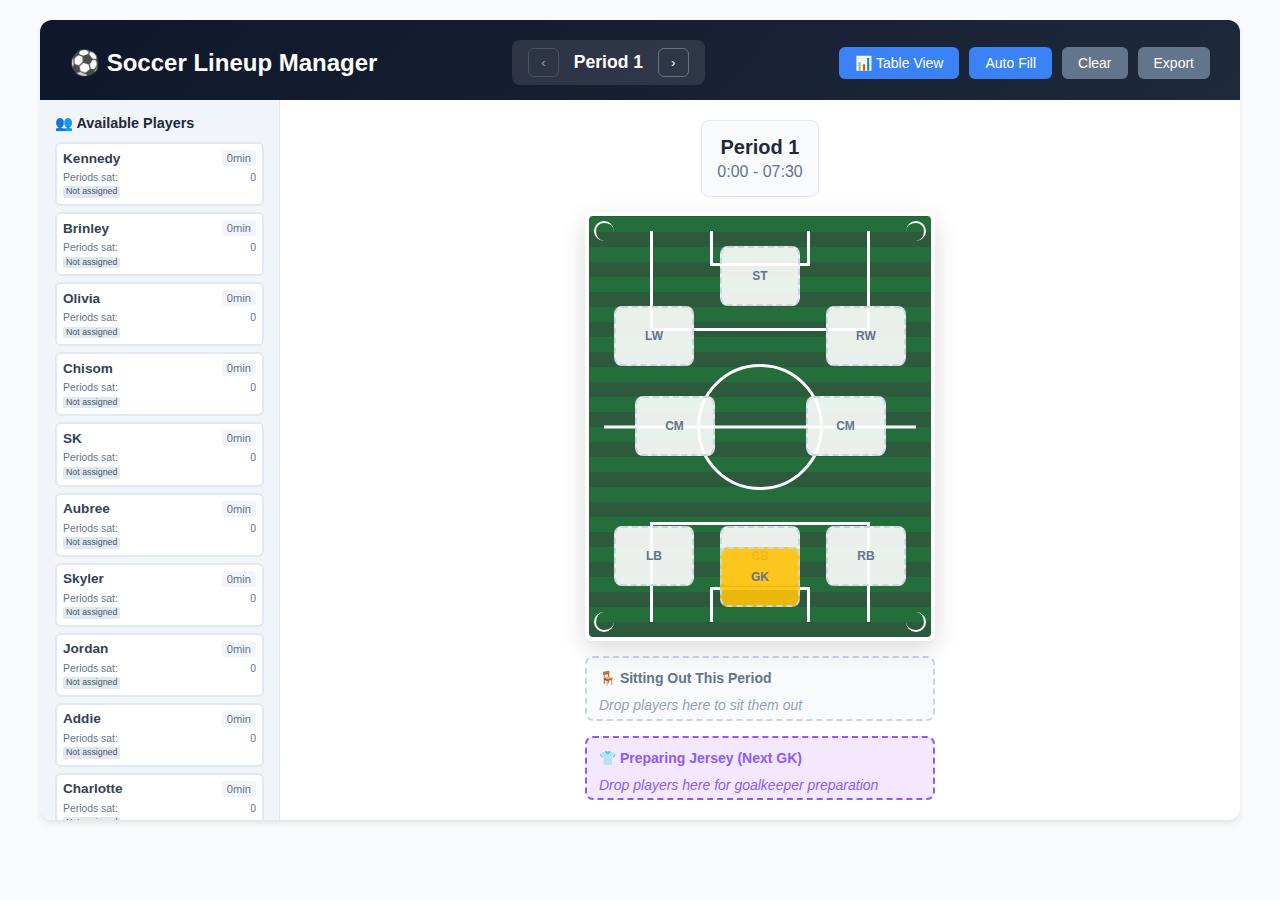
<file: soccer_lineup_manager_v7.html>
<!DOCTYPE html>
<html lang="en">
<head>
    <meta charset="UTF-8">
    <meta name="viewport" content="width=device-width, initial-scale=1.0">
    <title>Youth Soccer Lineup Manager</title>
    <style>
        * {
            margin: 0;
            padding: 0;
            box-sizing: border-box;
        }

        body {
            font-family: -apple-system, BlinkMacSystemFont, 'Segoe UI', Roboto, sans-serif;
            background: #f8fafc;
            min-height: 100vh;
            padding: 20px;
            color: #334155;
        }

        .app-container {
            max-width: 1200px;
            margin: 0 auto;
            background: white;
            border-radius: 12px;
            box-shadow: 0 4px 6px -1px rgba(0, 0, 0, 0.1);
            overflow: hidden;
        }

        .header {
            background: linear-gradient(135deg, #0f172a 0%, #1e293b 100%);
            color: white;
            padding: 20px 30px 15px 30px;
            display: flex;
            justify-content: space-between;
            align-items: center;
            flex-wrap: wrap;
            gap: 20px;
        }

        .header h1 {
            font-size: 1.5rem;
            font-weight: 700;
        }

        .period-nav {
            display: flex;
            align-items: center;
            gap: 15px;
            background: rgba(255, 255, 255, 0.1);
            padding: 8px 16px;
            border-radius: 8px;
        }

        .period-nav button {
            background: none;
            border: 1px solid rgba(255, 255, 255, 0.3);
            color: white;
            padding: 6px 12px;
            border-radius: 6px;
            cursor: pointer;
            transition: all 0.2s;
        }

        .period-nav button:hover {
            background: rgba(255, 255, 255, 0.1);
        }

        .period-nav button:disabled {
            opacity: 0.5;
            cursor: not-allowed;
        }

        .current-period {
            font-weight: 600;
            font-size: 1.1rem;
        }

        .quick-actions {
            display: flex;
            gap: 10px;
        }

        .btn {
            background: #3b82f6;
            color: white;
            border: none;
            padding: 8px 16px;
            border-radius: 6px;
            font-size: 0.875rem;
            cursor: pointer;
            transition: all 0.2s;
            font-weight: 500;
        }

        .btn:hover {
            background: #2563eb;
            transform: translateY(-1px);
        }

        .btn-secondary {
            background: #64748b;
        }

        .btn-secondary:hover {
            background: #475569;
        }

        .main-content {
            display: grid;
            grid-template-columns: 240px 1fr;
            min-height: 500px;
            max-height: 80vh;
        }

        .sidebar {
            background: #f1f5f9;
            padding: 15px;
            border-right: 1px solid #e2e8f0;
            overflow-y: auto;
            max-height: 80vh;
        }

        .player-pool {
            margin-bottom: 20px;
        }

        .pool-title {
            font-weight: 600;
            margin-bottom: 10px;
            color: #1e293b;
            display: flex;
            align-items: center;
            gap: 6px;
            font-size: 0.9rem;
        }

        .player-list {
            display: flex;
            flex-direction: column;
            gap: 6px;
        }

        .player-card {
            background: white;
            padding: 6px;
            border-radius: 6px;
            border: 2px solid #e2e8f0;
            cursor: grab;
            transition: all 0.2s;
            user-select: none;
            margin-bottom: 0;
        }

        .player-card:hover {
            border-color: #3b82f6;
            transform: translateY(-1px);
            box-shadow: 0 2px 4px rgba(59, 130, 246, 0.1);
        }

        .player-card.dragging {
            opacity: 0.5;
            transform: rotate(5deg);
        }

        .player-card.assigned {
            background: #f0f9ff;
            border-color: #3b82f6;
        }

        .player-header {
            display: flex;
            justify-content: space-between;
            align-items: center;
            margin-bottom: 6px;
        }

        .player-name {
            font-weight: 600;
            font-size: 0.85rem;
        }

        .player-time {
            font-size: 0.7rem;
            color: #64748b;
            background: #f1f5f9;
            padding: 2px 5px;
            border-radius: 3px;
            font-weight: 500;
        }

        .player-stats {
            font-size: 0.65rem;
            color: #64748b;
            line-height: 1.1;
        }

        .stat-line {
            display: flex;
            justify-content: space-between;
            margin-bottom: 2px;
        }

        .position-badges {
            display: flex;
            flex-wrap: wrap;
            gap: 2px;
            margin-top: 3px;
        }

        .position-badge {
            background: #e2e8f0;
            color: #475569;
            padding: 1px 3px;
            border-radius: 2px;
            font-size: 0.55rem;
            font-weight: 500;
        }

        .position-badge.active {
            background: #3b82f6;
            color: white;
        }

        .field-container {
            padding: 20px;
            display: flex;
            flex-direction: column;
            align-items: center;
            gap: 15px;
            max-height: 80vh;
            overflow-y: auto;
        }

        .period-info {
            text-align: center;
            background: #f8fafc;
            padding: 15px;
            border-radius: 8px;
            border: 1px solid #e2e8f0;
        }

        .period-title {
            font-size: 1.25rem;
            font-weight: 600;
            color: #1e293b;
        }

        .period-time {
            color: #64748b;
            margin-top: 4px;
        }

        .soccer-field {
            background: 
                /* Grass texture with stripes */
                repeating-linear-gradient(
                    0deg,
                    #2d5a3d 0px,
                    #2d5a3d 15px,
                    #236e3a 15px,
                    #236e3a 30px
                );
            border-radius: 8px;
            padding: 15px;
            position: relative;
            width: 350px;
            height: 500px;
            border: 4px solid white;
            box-shadow: 0 8px 25px rgba(0, 0, 0, 0.15);
            margin: 0 auto;
        }

        .field-lines {
            position: absolute;
            top: 15px;
            left: 15px;
            right: 15px;
            bottom: 15px;
            pointer-events: none;
        }

        /* Center line */
        .field-lines::before {
            content: '';
            position: absolute;
            width: 100%;
            height: 3px;
            background: white;
            top: 50%;
            left: 0;
            transform: translateY(-50%);
        }

        /* Center circle */
        .field-lines::after {
            content: '';
            position: absolute;
            width: 120px;
            height: 120px;
            border: 3px solid white;
            border-radius: 50%;
            top: 50%;
            left: 50%;
            transform: translate(-50%, -50%);
        }

        /* Penalty areas and goal areas */
        .field-lines .penalty-area-top {
            position: absolute;
            top: 0;
            left: 50%;
            transform: translateX(-50%);
            width: 220px;
            height: 100px;
            border: 3px solid white;
            border-top: none;
        }

        .field-lines .penalty-area-bottom {
            position: absolute;
            bottom: 0;
            left: 50%;
            transform: translateX(-50%);
            width: 220px;
            height: 100px;
            border: 3px solid white;
            border-bottom: none;
        }

        .field-lines .goal-area-top {
            position: absolute;
            top: 0;
            left: 50%;
            transform: translateX(-50%);
            width: 100px;
            height: 35px;
            border: 3px solid white;
            border-top: none;
        }

        .field-lines .goal-area-bottom {
            position: absolute;
            bottom: 0;
            left: 50%;
            transform: translateX(-50%);
            width: 100px;
            height: 35px;
            border: 3px solid white;
            border-bottom: none;
        }

        /* Corner arcs */
        .field-lines .corner-arc {
            position: absolute;
            width: 20px;
            height: 20px;
            border: 2px solid white;
            border-radius: 50%;
        }

        .field-lines .corner-arc.top-left {
            top: -10px;
            left: -10px;
            border-right: none;
            border-bottom: none;
        }

        .field-lines .corner-arc.top-right {
            top: -10px;
            right: -10px;
            border-left: none;
            border-bottom: none;
        }

        .field-lines .corner-arc.bottom-left {
            bottom: -10px;
            left: -10px;
            border-right: none;
            border-top: none;
        }

        .field-lines .corner-arc.bottom-right {
            bottom: -10px;
            right: -10px;
            border-left: none;
            border-top: none;
        }

        .position-slot {
            position: absolute;
            width: 80px;
            height: 60px;
            background: rgba(255, 255, 255, 0.9);
            border: 2px dashed #cbd5e1;
            border-radius: 8px;
            display: flex;
            flex-direction: column;
            align-items: center;
            justify-content: center;
            font-size: 0.75rem;
            font-weight: 600;
            color: #64748b;
            transition: all 0.2s;
            cursor: pointer;
        }

        .position-slot:hover {
            border-color: #3b82f6;
            background: rgba(59, 130, 246, 0.1);
        }

        .position-slot.filled {
            background: white;
            border: 2px solid #10b981;
            color: #1e293b;
        }

        .position-slot.drop-target {
            border-color: #3b82f6;
            background: rgba(59, 130, 246, 0.2);
            transform: scale(1.05);
        }

        /* Position Layout - Vertical field orientation */
        .striker { top: 30px; left: 50%; transform: translateX(-50%); }
        .left-wing { top: 90px; left: 25px; }
        .right-wing { top: 90px; right: 25px; }
        .center-mid-left { top: 180px; left: 25%; transform: translateX(-50%); }
        .center-mid-right { top: 180px; right: 25%; transform: translateX(50%); }
        .left-back { top: 310px; left: 25px; }
        .center-back { top: 310px; left: 50%; transform: translateX(-50%); }
        .right-back { top: 310px; right: 25px; }
        .goalkeeper { bottom: 30px; left: 50%; transform: translateX(-50%); background: rgba(255, 193, 7, 0.9); }

        .bench-area {
            background: #f8fafc;
            border: 2px dashed #cbd5e1;
            border-radius: 8px;
            padding: 12px;
            width: 350px;
            min-height: 60px;
            display: flex;
            flex-wrap: wrap;
            gap: 6px;
            align-items: center;
            transition: all 0.2s;
        }

        .bench-area.drop-target {
            border-color: #ef4444;
            background: rgba(239, 68, 68, 0.1);
        }

        .bench-title {
            font-size: 0.875rem;
            font-weight: 600;
            color: #64748b;
            width: 100%;
            margin-bottom: 5px;
        }

        .bench-player {
            background: #fee2e2;
            color: #dc2626;
            padding: 6px 12px;
            border-radius: 6px;
            font-size: 0.875rem;
            font-weight: 500;
            cursor: pointer;
            border: 1px solid #fecaca;
            transition: all 0.2s;
        }

        .bench-player:hover {
            background: #fecaca;
            transform: translateY(-1px);
        }

        .stats-summary {
            background: #f8fafc;
            padding: 8px;
            border-radius: 6px;
            margin-top: 10px;
        }

        .stats-row {
            display: flex;
            justify-content: space-between;
            align-items: center;
            padding: 3px 0;
            border-bottom: 1px solid #e2e8f0;
            font-size: 0.75rem;
        }

        .stats-row:last-child {
            border-bottom: none;
        }

        .empty-message {
            color: #94a3b8;
            font-style: italic;
            font-size: 0.875rem;
        }

        @media (max-width: 768px) {
            .main-content {
                grid-template-columns: 1fr;
            }
            
            .sidebar {
                border-right: none;
                border-bottom: 1px solid #e2e8f0;
            }
            
            .header {
                flex-direction: column;
                text-align: center;
            }
            
            .period-nav {
                order: -1;
            }
        }

        .tooltip {
            position: absolute;
            background: #1e293b;
            color: white;
            padding: 8px 12px;
            border-radius: 6px;
            font-size: 0.875rem;
            pointer-events: none;
            z-index: 1000;
            opacity: 0;
            transition: opacity 0.2s;
        }

        .tooltip.show {
            opacity: 1;
        }

        /* Table View Styles */
        .table-view {
            display: none;
            padding: 0 30px 20px 30px;
            overflow-x: auto;
        }

        .lineup-table {
            width: 100%;
            border-collapse: collapse;
            background: white;
            border-radius: 8px;
            box-shadow: 0 2px 4px rgba(0, 0, 0, 0.1);
            min-width: 800px;
        }

        .lineup-table th,
        .lineup-table td {
            padding: 12px 8px;
            text-align: center;
            border-bottom: 1px solid #e2e8f0;
            font-size: 0.875rem;
        }

        .lineup-table th {
            background: #f8fafc;
            font-weight: 600;
            color: #374151;
            position: sticky;
            top: 0;
            z-index: 10;
        }

        .lineup-table th:first-child,
        .lineup-table td:first-child {
            text-align: left;
            font-weight: 600;
            background: #f8fafc;
            position: sticky;
            left: 0;
            z-index: 5;
            border-right: 2px solid #e2e8f0;
        }

        .lineup-table th:first-child {
            z-index: 15;
        }

        .lineup-table th:last-child,
        .lineup-table td:last-child {
            text-align: left;
            border-left: 2px solid #e2e8f0;
            background: #f8fafc;
            min-width: 200px;
            font-size: 0.75rem;
        }

        .lineup-table tbody tr:hover {
            background: #f1f5f9;
        }

        .position-cell {
            font-weight: 600;
            padding: 4px 6px;
            border-radius: 4px;
            display: inline-block;
            min-width: 30px;
        }

        .position-cell.striker { background: #9C27B0; color: white; }
        .position-cell.wing { background: #4CAF50; color: white; }
        .position-cell.midfield { background: #2196F3; color: white; }
        .position-cell.defense { background: #FFC107; color: black; }
        .position-cell.goalkeeper { background: #FF9800; color: white; }
        .position-cell.bench { background: #F44336; color: white; }
        .position-cell.jersey { background: #8B5CF6; color: white; }

        .table-stats {
            font-size: 0.7rem;
            line-height: 1.3;
        }

        .period-header {
            writing-mode: horizontal-tb;
            transform: none;
            white-space: nowrap;
        }

        .table-controls {
            display: flex;
            justify-content: space-between;
            align-items: center;
            margin: 0 0 5px 0;
            flex-wrap: wrap;
            gap: 10px;
        }

        .table-title {
            font-size: 1.25rem;
            font-weight: 600;
            color: #1e293b;
        }

        @media (max-width: 768px) {
            .table-view {
                padding: 10px;
            }
            
            .lineup-table th,
            .lineup-table td {
                padding: 8px 4px;
                font-size: 0.75rem;
            }
            
            .lineup-table th:last-child,
            .lineup-table td:last-child {
                min-width: 150px;
                font-size: 0.65rem;
            }
        }
    </style>
</head>
<body>
    <div class="app-container">
        <div class="header">
            <h1>⚽ Soccer Lineup Manager</h1>
            
            <div class="period-nav">
                <button onclick="previousPeriod()" id="prevBtn">‹</button>
                <span class="current-period" id="currentPeriodText">Period 1</span>
                <button onclick="nextPeriod()" id="nextBtn">›</button>
            </div>
            
            <div class="quick-actions">
                <button class="btn" onclick="toggleView()" id="viewToggle">📊 Table View</button>
                <button class="btn" onclick="autoFill()">Auto Fill</button>
                <button class="btn btn-secondary" onclick="clearPeriod()">Clear</button>
                <button class="btn btn-secondary" onclick="exportLineup()">Export</button>
            </div>
        </div>

        <div class="main-content">
            <div class="sidebar">
                <div class="player-pool">
                    <div class="pool-title">
                        👥 Available Players
                    </div>
                    <div class="player-list" id="playerList">
                        <!-- Players will be populated here -->
                    </div>
                </div>

                <div class="stats-summary">
                    <div class="pool-title">📊 Quick Stats</div>
                    <div id="quickStats">
                        <!-- Stats will be shown here -->
                    </div>
                </div>
            </div>

            <div class="field-container" id="fieldView">
                <div class="period-info">
                    <div class="period-title" id="periodTitle">Period 1</div>
                    <div class="period-time" id="periodTime">0:00 - 7:30</div>
                </div>

                <div class="soccer-field">
                    <div class="field-lines">
                        <div class="penalty-area-top"></div>
                        <div class="penalty-area-bottom"></div>
                        <div class="goal-area-top"></div>
                        <div class="goal-area-bottom"></div>
                        <div class="corner-arc top-left"></div>
                        <div class="corner-arc top-right"></div>
                        <div class="corner-arc bottom-left"></div>
                        <div class="corner-arc bottom-right"></div>
                    </div>
                    
                    <div class="position-slot striker" data-position="striker">
                        <div class="position-label">ST</div>
                        <div class="player-name"></div>
                    </div>
                    
                    <div class="position-slot left-wing" data-position="left-wing">
                        <div class="position-label">LW</div>
                        <div class="player-name"></div>
                    </div>
                    
                    <div class="position-slot right-wing" data-position="right-wing">
                        <div class="position-label">RW</div>
                        <div class="player-name"></div>
                    </div>
                    
                    <div class="position-slot center-mid-left" data-position="center-mid-left">
                        <div class="position-label">CM</div>
                        <div class="player-name"></div>
                    </div>
                    
                    <div class="position-slot center-mid-right" data-position="center-mid-right">
                        <div class="position-label">CM</div>
                        <div class="player-name"></div>
                    </div>
                    
                    <div class="position-slot left-back" data-position="left-back">
                        <div class="position-label">LB</div>
                        <div class="player-name"></div>
                    </div>
                    
                    <div class="position-slot center-back" data-position="center-back">
                        <div class="position-label">CB</div>
                        <div class="player-name"></div>
                    </div>
                    
                    <div class="position-slot right-back" data-position="right-back">
                        <div class="position-label">RB</div>
                        <div class="player-name"></div>
                    </div>
                    
                    <div class="position-slot goalkeeper" data-position="goalkeeper">
                        <div class="position-label">GK</div>
                        <div class="player-name"></div>
                    </div>
                </div>

                <div class="bench-area" id="benchArea">
                    <div class="bench-title">🪑 Sitting Out This Period</div>
                    <div class="empty-message" id="benchEmpty">Drop players here to sit them out</div>
                </div>

                <div class="bench-area" id="jerseyArea" style="border-color: #8B5CF6; background: #F3E8FF;">
                    <div class="bench-title" style="color: #8B5CF6;">👕 Preparing Jersey (Next GK)</div>
                    <div class="empty-message" id="jerseyEmpty" style="color: #8B5CF6;">Drop players here for goalkeeper preparation</div>
                </div>
            </div>
        </div>

        <div class="table-view" id="tableView">
            <div class="table-controls">
                <div class="table-title">📊 Complete Game Overview</div>
                <div>
                    <button class="btn btn-secondary" onclick="clearAllPeriods()">Clear All</button>
                    <button class="btn" onclick="autoFillAll()">Auto Fill All</button>
                </div>
            </div>
            
            <table class="lineup-table" id="lineupTable">
                <thead>
                    <tr>
                        <th>Player</th>
                        <th class="period-header">Period 1<br><small>0:00-7:30</small></th>
                        <th class="period-header">Period 2<br><small>7:30-15:00</small></th>
                        <th class="period-header">Period 3<br><small>15:00-22:30</small></th>
                        <th class="period-header">Period 4<br><small>22:30-30:00</small></th>
                        <th class="period-header">Period 5<br><small>30:00-37:30</small></th>
                        <th class="period-header">Period 6<br><small>37:30-45:00</small></th>
                        <th class="period-header">Period 7<br><small>45:00-52:30</small></th>
                        <th class="period-header">Period 8<br><small>52:30-60:00</small></th>
                        <th>Summary Stats</th>
                    </tr>
                </thead>
                <tbody id="lineupTableBody">
                    <!-- Table rows will be populated here -->
                </tbody>
            </table>
        </div>
    </div>

    <div class="tooltip" id="tooltip"></div>

    <script>
        const players = {
            'Kennedy': ['Striker', 'Wing', 'Midfield'],
            'Brinley': ['Striker', 'Wing', 'Midfield'],
            'Olivia': ['Back'],
            'Chisom': ['Back'],
            'SK': ['Back', 'Goalkeeper'],
            'Aubree': ['All'],
            'Skyler': ['Midfield', 'Defense'],
            'Jordan': ['All'],
            'Addie': ['All'],
            'Charlotte': ['All except GK'],
            'Isabella': ['All except GK'],
            'Angelicka': ['Midfield', 'Defense']
        };

        const positions = [
            'striker', 'left-wing', 'right-wing', 
            'center-mid-left', 'center-mid-right',
            'left-back', 'center-back', 'right-back', 'goalkeeper'
        ];

        let currentPeriod = 1;
        let lineup = {};
        let draggedPlayer = null;
        let isTableView = false;

        // Initialize lineup structure
        function initializeLineup() {
            for (let period = 1; period <= 8; period++) {
                lineup[period] = {
                    positions: {},
                    bench: [], // Regular sitting players
                    jersey: [] // Players sitting to prepare for goalkeeper duty
                };
                positions.forEach(pos => {
                    lineup[period].positions[pos] = null;
                });
            }
        }

        // Initialize the app
        function init() {
            initializeLineup();
            renderPlayerList();
            updateDisplay();
            setupDragAndDrop();
        }

        // Render player list
        function renderPlayerList() {
            const playerList = document.getElementById('playerList');
            const playerCards = Object.keys(players).map(playerName => {
                const stats = calculateDetailedPlayerStats(playerName);
                const positionBadges = Object.entries(stats.positions)
                    .filter(([pos, count]) => count > 0)
                    .map(([pos, count]) => `<span class="position-badge">${getPositionAbbrev(pos)}:${count}</span>`)
                    .join('');
                
                return `
                    <div class="player-card" draggable="true" data-player="${playerName}">
                        <div class="player-header">
                            <span class="player-name">${playerName}</span>
                            <span class="player-time">${stats.totalMinutes}min</span>
                        </div>
                        <div class="player-stats">
                            <div class="stat-line">
                                <span>Periods sat:</span>
                                <span>${stats.benchPeriods}</span>
                            </div>
                            <div class="position-badges">
                                ${positionBadges || '<span class="position-badge">Not assigned</span>'}
                            </div>
                        </div>
                    </div>
                `;
            }).join('');
            
            playerList.innerHTML = playerCards;
        }

        // Calculate detailed player statistics
        function calculateDetailedPlayerStats(playerName) {
            const stats = {
                totalMinutes: 0,
                benchPeriods: 0,
                positions: {
                    'striker': 0,
                    'left-wing': 0,
                    'right-wing': 0,
                    'center-mid-left': 0,
                    'center-mid-right': 0,
                    'left-back': 0,
                    'center-back': 0,
                    'right-back': 0,
                    'goalkeeper': 0
                }
            };

            for (let period = 1; period <= 8; period++) {
                const periodData = lineup[period];
                
                // Check if player is on bench (regular or jersey)
                if (periodData.bench.includes(playerName) || 
                    (periodData.jersey && periodData.jersey.includes(playerName))) {
                    stats.benchPeriods++;
                    continue;
                }
                
                // Check which position player is in
                for (const [position, assignedPlayer] of Object.entries(periodData.positions)) {
                    if (assignedPlayer === playerName) {
                        stats.totalMinutes += 7.5;
                        stats.positions[position]++;
                        break;
                    }
                }
            }

            return stats;
        }

        // Get position abbreviation
        function getPositionAbbrev(position) {
            const abbrevMap = {
                'striker': 'ST',
                'left-wing': 'LW',
                'right-wing': 'RW',
                'center-mid-left': 'CM',
                'center-mid-right': 'CM',
                'left-back': 'LB',
                'center-back': 'CB',
                'right-back': 'RB',
                'goalkeeper': 'GK'
            };
            return abbrevMap[position] || position;
        }

        // Calculate player total minutes
        function calculatePlayerMinutes(playerName) {
            let totalMinutes = 0;
            for (let period = 1; period <= 8; period++) {
                const periodData = lineup[period];
                const isPlaying = Object.values(periodData.positions).includes(playerName);
                if (isPlaying) {
                    totalMinutes += 7.5;
                }
            }
            return totalMinutes;
        }

        // Setup drag and drop
        function setupDragAndDrop() {
            // Player card drag events
            document.addEventListener('dragstart', (e) => {
                if (e.target.classList.contains('player-card')) {
                    draggedPlayer = e.target.dataset.player;
                    e.target.classList.add('dragging');
                }
            });

            document.addEventListener('dragend', (e) => {
                if (e.target.classList.contains('player-card')) {
                    e.target.classList.remove('dragging');
                    draggedPlayer = null;
                }
            });

            // Position slot drop events
            positions.forEach(position => {
                const slot = document.querySelector(`[data-position="${position}"]`);
                
                slot.addEventListener('dragover', (e) => {
                    e.preventDefault();
                    slot.classList.add('drop-target');
                });

                slot.addEventListener('dragleave', () => {
                    slot.classList.remove('drop-target');
                });

                slot.addEventListener('drop', (e) => {
                    e.preventDefault();
                    slot.classList.remove('drop-target');
                    
                    if (draggedPlayer && canPlayerPlayPosition(draggedPlayer, position)) {
                        assignPlayerToPosition(draggedPlayer, position);
                    }
                });

                // Click to assign/remove
                slot.addEventListener('click', () => {
                    if (lineup[currentPeriod].positions[position]) {
                        removePlayerFromPosition(position);
                    }
                });
            });

            // Bench area drop events
            const benchArea = document.getElementById('benchArea');
            benchArea.addEventListener('dragover', (e) => {
                e.preventDefault();
                benchArea.classList.add('drop-target');
            });

            benchArea.addEventListener('dragleave', () => {
                benchArea.classList.remove('drop-target');
            });

            benchArea.addEventListener('drop', (e) => {
                e.preventDefault();
                benchArea.classList.remove('drop-target');
                
                if (draggedPlayer) {
                    addPlayerToBench(draggedPlayer);
                }
            });

            // Jersey area drop events
            const jerseyArea = document.getElementById('jerseyArea');
            jerseyArea.addEventListener('dragover', (e) => {
                e.preventDefault();
                jerseyArea.classList.add('drop-target');
            });

            jerseyArea.addEventListener('dragleave', () => {
                jerseyArea.classList.remove('drop-target');
            });

            jerseyArea.addEventListener('drop', (e) => {
                e.preventDefault();
                jerseyArea.classList.remove('drop-target');
                
                if (draggedPlayer) {
                    addPlayerToJersey(draggedPlayer);
                }
            });
        }

        // Check if player can play position
        function canPlayerPlayPosition(playerName, position) {
            const preferences = players[playerName];
            if (!preferences) return false;

            if (preferences.includes('All')) return true;
            if (preferences.includes('All except GK') && position !== 'goalkeeper') return true;
            
            const positionMap = {
                'striker': 'Striker',
                'left-wing': 'Wing',
                'right-wing': 'Wing',
                'center-mid-left': 'Midfield',
                'center-mid-right': 'Midfield',
                'left-back': ['Back', 'Defense'],
                'center-back': ['Back', 'Defense'],
                'right-back': ['Back', 'Defense'],
                'goalkeeper': 'Goalkeeper'
            };

            const requiredSkills = positionMap[position];
            if (Array.isArray(requiredSkills)) {
                return requiredSkills.some(skill => preferences.includes(skill));
            }
            
            return preferences.includes(requiredSkills);
        }

        // Assign player to position
        function assignPlayerToPosition(playerName, position) {
            // Remove player from current position/bench
            removePlayerFromAll(playerName);
            
            // Assign to new position
            lineup[currentPeriod].positions[position] = playerName;
            updateDisplay();
        }

        // Remove player from position
        function removePlayerFromPosition(position) {
            lineup[currentPeriod].positions[position] = null;
            updateDisplay();
        }

        // Add player to bench
        function addPlayerToBench(playerName) {
            // Remove from current position/bench/jersey
            removePlayerFromAll(playerName);
            
            // Add to bench
            if (!lineup[currentPeriod].bench.includes(playerName)) {
                lineup[currentPeriod].bench.push(playerName);
            }
            updateDisplay();
        }

        // Add player to jersey preparation
        function addPlayerToJersey(playerName) {
            // Remove from current position/bench/jersey
            removePlayerFromAll(playerName);
            
            // Add to jersey
            if (!lineup[currentPeriod].jersey) {
                lineup[currentPeriod].jersey = [];
            }
            if (!lineup[currentPeriod].jersey.includes(playerName)) {
                lineup[currentPeriod].jersey.push(playerName);
            }
            updateDisplay();
        }

        // Remove player from all positions, bench, and jersey
        function removePlayerFromAll(playerName) {
            // Remove from positions
            positions.forEach(pos => {
                if (lineup[currentPeriod].positions[pos] === playerName) {
                    lineup[currentPeriod].positions[pos] = null;
                }
            });
            
            // Remove from bench
            lineup[currentPeriod].bench = lineup[currentPeriod].bench.filter(p => p !== playerName);
            
            // Remove from jersey
            if (lineup[currentPeriod].jersey) {
                lineup[currentPeriod].jersey = lineup[currentPeriod].jersey.filter(p => p !== playerName);
            }
        }

        // Update display
        function updateDisplay() {
            updatePeriodInfo();
            updatePositions();
            updateBench();
            updatePlayerList();
            updateQuickStats();
            updateNavigationButtons();
            if (isTableView) {
                renderLineupTable();
            }
        }

        // Toggle between field view and table view
        function toggleView() {
            isTableView = !isTableView;
            const fieldView = document.getElementById('fieldView');
            const tableView = document.getElementById('tableView');
            const viewToggle = document.getElementById('viewToggle');
            const sidebar = document.querySelector('.sidebar');
            const mainContent = document.querySelector('.main-content');
            
            if (isTableView) {
                mainContent.style.display = 'none';
                tableView.style.display = 'block';
                viewToggle.textContent = '⚽ Field View';
                renderLineupTable();
            } else {
                mainContent.style.display = 'grid';
                tableView.style.display = 'none';
                viewToggle.textContent = '📊 Table View';
            }
        }

        // Render the lineup table
        function renderLineupTable() {
            const tbody = document.getElementById('lineupTableBody');
            const playerNames = Object.keys(players);
            
            tbody.innerHTML = playerNames.map(playerName => {
                const stats = calculateDetailedPlayerStats(playerName);
                
                // Generate cells for each period
                const periodCells = [];
                for (let period = 1; period <= 8; period++) {
                    let cellContent = '';
                    let cellClass = '';
                    
                    // Check if player is sitting for jersey prep
                    if (lineup[period].jersey && lineup[period].jersey.includes(playerName)) {
                        cellContent = 'JERSEY';
                        cellClass = 'jersey';
                    }
                    // Check if player is on bench
                    else if (lineup[period].bench.includes(playerName)) {
                        cellContent = 'BENCH';
                        cellClass = 'bench';
                    } else {
                        // Check which position player is in
                        for (const [position, assignedPlayer] of Object.entries(lineup[period].positions)) {
                            if (assignedPlayer === playerName) {
                                cellContent = getPositionAbbrev(position);
                                cellClass = getPositionClass(position);
                                break;
                            }
                        }
                    }
                    
                    if (cellContent) {
                        periodCells.push(`<td><span class="position-cell ${cellClass}">${cellContent}</span></td>`);
                    } else {
                        periodCells.push(`<td>-</td>`);
                    }
                }
                
                // Create stats summary
                const positionCounts = Object.entries(stats.positions)
                    .filter(([pos, count]) => count > 0)
                    .map(([pos, count]) => `${getPositionAbbrev(pos)}:${count}`)
                    .join(', ');
                
                const statsContent = `
                    <div class="table-stats">
                        <div><strong>${stats.totalMinutes} min</strong></div>
                        <div>${stats.benchPeriods} sits</div>
                        <div>${positionCounts || 'No positions'}</div>
                    </div>
                `;
                
                return `
                    <tr>
                        <td>${playerName}</td>
                        ${periodCells.join('')}
                        <td>${statsContent}</td>
                    </tr>
                `;
            }).join('');
        }

        // Get position class for styling
        function getPositionClass(position) {
            const classMap = {
                'striker': 'striker',
                'left-wing': 'wing',
                'right-wing': 'wing',
                'center-mid-left': 'midfield',
                'center-mid-right': 'midfield',
                'left-back': 'defense',
                'center-back': 'defense',
                'right-back': 'defense',
                'goalkeeper': 'goalkeeper'
            };
            return classMap[position] || '';
        }

        // Clear all periods
        function clearAllPeriods() {
            if (confirm('This will clear ALL periods. Are you sure?')) {
                initializeLineup();
                updateDisplay();
            }
        }

        // Auto fill all periods with goalkeeper rotation rules
        function autoFillAll() {
            if (!confirm('This will overwrite ALL periods with automatic assignments. Are you sure?')) {
                return;
            }
            
            // Clear all periods first
            initializeLineup();
            
            // Define goalkeeper rotation: periods 1-3, 4-6, 7-8
            const goalkeepers = ['Aubree', 'Jordan', 'SK'];
            const gkRotation = [
                { gk: 'Aubree', periods: [1, 2, 3], jersey: 8, restAfter: 4 },
                { gk: 'Jordan', periods: [4, 5, 6], jersey: 3, restAfter: 7 },
                { gk: 'SK', periods: [7, 8], jersey: 6, restAfter: null }
            ];
            
            // Assign goalkeepers and their mandatory bench periods
            gkRotation.forEach(({ gk, periods, jersey, restAfter }) => {
                // Assign goalkeeper periods
                periods.forEach(period => {
                    lineup[period].positions['goalkeeper'] = gk;
                });
                
                // Assign jersey preparation period
                if (jersey && lineup[jersey].jersey) {
                    lineup[jersey].jersey.push(gk);
                }
                
                // Assign rest period after goalkeeper duty
                if (restAfter && lineup[restAfter].bench) {
                    lineup[restAfter].bench.push(gk);
                }
            });
            
            // Fill remaining positions with smart rotation for each period
            for (let period = 1; period <= 8; period++) {
                fillNonGoalkeeperPositions(period);
            }
            
            // Apply position continuity rule (keep players in same positions when possible)
            applyPositionContinuity();
            
            updateDisplay();
        }

        // Fill non-goalkeeper positions for a period
        function fillNonGoalkeeperPositions(period) {
            const assignedPlayers = new Set();
            
            // Add already assigned players (GK, jersey, bench)
            if (lineup[period].positions['goalkeeper']) {
                assignedPlayers.add(lineup[period].positions['goalkeeper']);
            }
            if (lineup[period].jersey) {
                lineup[period].jersey.forEach(p => assignedPlayers.add(p));
            }
            lineup[period].bench.forEach(p => assignedPlayers.add(p));
            
            // Get available players
            const availablePlayers = Object.keys(players).filter(p => !assignedPlayers.has(p));
            
            // Position priority for filling (most important positions first)
            const positionPriority = [
                'striker', 'center-back', 'left-back', 'right-back',
                'center-mid-left', 'center-mid-right', 'left-wing', 'right-wing'
            ];
            
            // Try to maintain positions from previous period first
            if (period > 1) {
                positionPriority.forEach(position => {
                    if (!lineup[period].positions[position]) {
                        const previousPlayer = lineup[period - 1].positions[position];
                        if (previousPlayer && availablePlayers.includes(previousPlayer) && 
                            canPlayerPlayPosition(previousPlayer, position)) {
                            lineup[period].positions[position] = previousPlayer;
                            availablePlayers.splice(availablePlayers.indexOf(previousPlayer), 1);
                            assignedPlayers.add(previousPlayer);
                        }
                    }
                });
            }
            
            // Fill remaining empty positions
            positionPriority.forEach(position => {
                if (!lineup[period].positions[position]) {
                    const suitablePlayers = availablePlayers.filter(player => 
                        canPlayerPlayPosition(player, position)
                    );
                    
                    if (suitablePlayers.length > 0) {
                        const selectedPlayer = suitablePlayers[0];
                        lineup[period].positions[position] = selectedPlayer;
                        availablePlayers.splice(availablePlayers.indexOf(selectedPlayer), 1);
                        assignedPlayers.add(selectedPlayer);
                    }
                }
            });
            
            // Put remaining players on bench (limit to 3 per period)
            const remainingPlayers = availablePlayers.slice(0, 3);
            lineup[period].bench.push(...remainingPlayers);
        }

        // Apply position continuity rule across periods
        function applyPositionContinuity() {
            for (let period = 2; period <= 8; period++) {
                const previousPeriod = period - 1;
                
                positions.forEach(position => {
                    if (position === 'goalkeeper') return; // Skip goalkeeper (has its own rules)
                    
                    const previousPlayer = lineup[previousPeriod].positions[position];
                    const currentPlayer = lineup[period].positions[position];
                    
                    // If previous player is available and can play the position, try to keep them
                    if (previousPlayer && !currentPlayer) {
                        const isAvailable = !Object.values(lineup[period].positions).includes(previousPlayer) &&
                                          !lineup[period].bench.includes(previousPlayer) &&
                                          !(lineup[period].jersey && lineup[period].jersey.includes(previousPlayer));
                        
                        if (isAvailable && canPlayerPlayPosition(previousPlayer, position)) {
                            // Find current player in this position and swap if possible
                            if (currentPlayer) {
                                // Try to place current player elsewhere
                                const alternativePosition = findAlternativePosition(currentPlayer, period, position);
                                if (alternativePosition) {
                                    lineup[period].positions[alternativePosition] = currentPlayer;
                                    lineup[period].positions[position] = previousPlayer;
                                }
                            } else {
                                lineup[period].positions[position] = previousPlayer;
                            }
                        }
                    }
                });
            }
        }

        // Find alternative position for a player
        function findAlternativePosition(playerName, period, excludePosition) {
            const availablePositions = positions.filter(pos => 
                pos !== excludePosition && 
                pos !== 'goalkeeper' && 
                !lineup[period].positions[pos] && 
                canPlayerPlayPosition(playerName, pos)
            );
            
            return availablePositions.length > 0 ? availablePositions[0] : null;
        }

        // Auto fill a specific period
        function autoFillPeriod(period) {
            const assignedPlayers = new Set();
            
            // Add already assigned goalkeeper
            if (lineup[period].positions['goalkeeper']) {
                assignedPlayers.add(lineup[period].positions['goalkeeper']);
            }
            
            // Get available players
            const availablePlayers = Object.keys(players).filter(p => !assignedPlayers.has(p));
            
            // Position priority for filling
            const positionPriority = [
                'striker', 'center-back', 'left-back', 'right-back',
                'center-mid-left', 'center-mid-right', 'left-wing', 'right-wing'
            ];
            
            // Assign players to positions
            positionPriority.forEach(position => {
                if (!lineup[period].positions[position]) {
                    const suitablePlayers = availablePlayers.filter(player => 
                        !assignedPlayers.has(player) && canPlayerPlayPosition(player, position)
                    );
                    
                    if (suitablePlayers.length > 0) {
                        const selectedPlayer = suitablePlayers[0];
                        lineup[period].positions[position] = selectedPlayer;
                        assignedPlayers.add(selectedPlayer);
                        availablePlayers.splice(availablePlayers.indexOf(selectedPlayer), 1);
                    }
                }
            });
            
            // Put remaining players on bench (limit to 3 per period)
            const remainingPlayers = availablePlayers.slice(0, 3);
            lineup[period].bench = [...lineup[period].bench, ...remainingPlayers];
        }

        // Distribute bench time more fairly
        function distributesBenchTime() {
            // Count current bench periods for each player
            const benchCounts = {};
            Object.keys(players).forEach(player => {
                benchCounts[player] = 0;
                for (let period = 1; period <= 8; period++) {
                    if (lineup[period].bench.includes(player)) {
                        benchCounts[player]++;
                    }
                }
            });
            
            // Try to balance bench time (each player should sit 2-3 periods)
            for (let period = 1; period <= 8; period++) {
                // If bench is too empty, add players who have sat less
                while (lineup[period].bench.length < 3) {
                    const playingPlayers = Object.values(lineup[period].positions).filter(p => p !== null);
                    const candidatesForBench = playingPlayers.filter(player => {
                        return benchCounts[player] < 2 && 
                               !lineup[period].positions['goalkeeper'] === player; // Don't bench the goalkeeper
                    });
                    
                    if (candidatesForBench.length === 0) break;
                    
                    // Find position player to swap to bench
                    const playerToBench = candidatesForBench[0];
                    for (const [pos, assignedPlayer] of Object.entries(lineup[period].positions)) {
                        if (assignedPlayer === playerToBench) {
                            lineup[period].positions[pos] = null;
                            lineup[period].bench.push(playerToBench);
                            benchCounts[playerToBench]++;
                            break;
                        }
                    }
                }
            }
        }

        // Update period info
        function updatePeriodInfo() {
            const startTime = (currentPeriod - 1) * 7.5;
            const endTime = currentPeriod * 7.5;
            
            document.getElementById('currentPeriodText').textContent = `Period ${currentPeriod}`;
            document.getElementById('periodTitle').textContent = `Period ${currentPeriod}`;
            document.getElementById('periodTime').textContent = `${startTime}:00 - ${endTime < 10 ? '0' : ''}${Math.floor(endTime)}:${(endTime % 1 * 60).toString().padStart(2, '0')}`;
        }

        // Update position displays
        function updatePositions() {
            positions.forEach(position => {
                const slot = document.querySelector(`[data-position="${position}"]`);
                const playerName = lineup[currentPeriod].positions[position];
                const playerNameDiv = slot.querySelector('.player-name');
                const label = slot.querySelector('.position-label');
                
                if (playerName) {
                    playerNameDiv.textContent = playerName;
                    label.style.fontSize = '0.6rem';
                    slot.classList.add('filled');
                } else {
                    playerNameDiv.textContent = '';
                    label.style.fontSize = '0.75rem';
                    slot.classList.remove('filled');
                }
            });
        }

        // Update bench display
        function updateBench() {
            // Update regular bench
            const benchArea = document.getElementById('benchArea');
            const emptyMessage = document.getElementById('benchEmpty');
            const benchPlayers = lineup[currentPeriod].bench;
            
            // Remove existing bench players
            benchArea.querySelectorAll('.bench-player').forEach(el => el.remove());
            
            if (benchPlayers.length === 0) {
                emptyMessage.style.display = 'block';
            } else {
                emptyMessage.style.display = 'none';
                benchPlayers.forEach(playerName => {
                    const playerDiv = document.createElement('div');
                    playerDiv.className = 'bench-player';
                    playerDiv.textContent = playerName;
                    playerDiv.addEventListener('click', () => {
                        removePlayerFromAll(playerName);
                        updateDisplay();
                    });
                    benchArea.appendChild(playerDiv);
                });
            }

            // Update jersey preparation area
            const jerseyArea = document.getElementById('jerseyArea');
            const jerseyEmpty = document.getElementById('jerseyEmpty');
            const jerseyPlayers = lineup[currentPeriod].jersey || [];
            
            // Remove existing jersey players
            jerseyArea.querySelectorAll('.bench-player').forEach(el => el.remove());
            
            if (jerseyPlayers.length === 0) {
                jerseyEmpty.style.display = 'block';
            } else {
                jerseyEmpty.style.display = 'none';
                jerseyPlayers.forEach(playerName => {
                    const playerDiv = document.createElement('div');
                    playerDiv.className = 'bench-player';
                    playerDiv.style.backgroundColor = '#8B5CF6';
                    playerDiv.textContent = `${playerName} (Jersey)`;
                    playerDiv.addEventListener('click', () => {
                        removePlayerFromAll(playerName);
                        updateDisplay();
                    });
                    jerseyArea.appendChild(playerDiv);
                });
            }
        }

        // Update player list with assignment status
        function updatePlayerList() {
            const playerCards = document.querySelectorAll('.player-card');
            playerCards.forEach(card => {
                const playerName = card.dataset.player;
                const stats = calculateDetailedPlayerStats(playerName);
                
                // Update time display
                const timeSpan = card.querySelector('.player-time');
                timeSpan.textContent = `${stats.totalMinutes}min`;
                
                // Update bench periods
                const benchStat = card.querySelector('.stat-line span:last-child');
                benchStat.textContent = stats.benchPeriods;
                
                // Update position badges
                const positionBadges = card.querySelector('.position-badges');
                const activeBadges = Object.entries(stats.positions)
                    .filter(([pos, count]) => count > 0)
                    .map(([pos, count]) => `<span class="position-badge">${getPositionAbbrev(pos)}:${count}</span>`)
                    .join('');
                
                positionBadges.innerHTML = activeBadges || '<span class="position-badge">Not assigned</span>';
                
                // Check if player is assigned in current period (including jersey)
                const isAssigned = Object.values(lineup[currentPeriod].positions).includes(playerName) ||
                                 lineup[currentPeriod].bench.includes(playerName) ||
                                 (lineup[currentPeriod].jersey && lineup[currentPeriod].jersey.includes(playerName));
                
                if (isAssigned) {
                    card.classList.add('assigned');
                } else {
                    card.classList.remove('assigned');
                }
            });
        }

        // Update quick stats
        function updateQuickStats() {
            const statsDiv = document.getElementById('quickStats');
            const playersOnField = Object.values(lineup[currentPeriod].positions).filter(p => p !== null).length;
            const playersOnBench = lineup[currentPeriod].bench.length;
            const playersOnJersey = (lineup[currentPeriod].jersey || []).length;
            const totalPlayers = Object.keys(players).length;
            const unassigned = totalPlayers - playersOnField - playersOnBench - playersOnJersey;
            
            statsDiv.innerHTML = `
                <div class="stats-row">
                    <span>On Field:</span>
                    <span><strong>${playersOnField}/9</strong></span>
                </div>
                <div class="stats-row">
                    <span>On Bench:</span>
                    <span><strong>${playersOnBench}</strong></span>
                </div>
                <div class="stats-row">
                    <span>Jersey Prep:</span>
                    <span><strong>${playersOnJersey}</strong></span>
                </div>
                <div class="stats-row">
                    <span>Unassigned:</span>
                    <span><strong>${unassigned}</strong></span>
                </div>
            `;
        }

        // Update navigation buttons
        function updateNavigationButtons() {
            document.getElementById('prevBtn').disabled = currentPeriod === 1;
            document.getElementById('nextBtn').disabled = currentPeriod === 8;
        }

        // Navigation functions
        function previousPeriod() {
            if (currentPeriod > 1) {
                currentPeriod--;
                updateDisplay();
            }
        }

        function nextPeriod() {
            if (currentPeriod < 8) {
                currentPeriod++;
                updateDisplay();
            }
        }

        // Auto fill current period
        function autoFill() {
            if (!confirm('This will overwrite the current period. Are you sure?')) {
                return;
            }
            
            // Clear current period
            positions.forEach(pos => lineup[currentPeriod].positions[pos] = null);
            lineup[currentPeriod].bench = [];
            
            // Auto fill this period
            autoFillPeriod(currentPeriod);
            
            updateDisplay();
        }

        // Clear current period
        function clearPeriod() {
            if (confirm('Clear all assignments for this period?')) {
                positions.forEach(pos => lineup[currentPeriod].positions[pos] = null);
                lineup[currentPeriod].bench = [];
                if (lineup[currentPeriod].jersey) {
                    lineup[currentPeriod].jersey = [];
                }
                updateDisplay();
            }
        }

        // Export lineup
        function exportLineup() {
            let exportText = 'YOUTH SOCCER LINEUP\n';
            exportText += '═'.repeat(40) + '\n\n';
            
            for (let period = 1; period <= 8; period++) {
                const startTime = (period - 1) * 7.5;
                const endTime = period * 7.5;
                
                exportText += `PERIOD ${period} (${startTime}:00 - ${Math.floor(endTime)}:${(endTime % 1 * 60).toString().padStart(2, '0')})\n`;
                exportText += '─'.repeat(30) + '\n';
                
                // Field positions
                const positionNames = {
                    'striker': 'Striker',
                    'left-wing': 'Left Wing',
                    'right-wing': 'Right Wing',
                    'center-mid-left': 'Center Mid (L)',
                    'center-mid-right': 'Center Mid (R)',
                    'left-back': 'Left Back',
                    'center-back': 'Center Back',
                    'right-back': 'Right Back',
                    'goalkeeper': 'Goalkeeper'
                };
                
                positions.forEach(position => {
                    const player = lineup[period].positions[position] || 'EMPTY';
                    exportText += `${positionNames[position]}: ${player}\n`;
                });
                
                exportText += `Bench: ${lineup[period].bench.join(', ') || 'None'}\n`;
                exportText += '\n';
            }
            
            // Player statistics
            exportText += 'PLAYER STATISTICS\n';
            exportText += '─'.repeat(30) + '\n';
            
            Object.keys(players).forEach(playerName => {
                const stats = calculateDetailedPlayerStats(playerName);
                exportText += `${playerName}: ${stats.totalMinutes} minutes (${stats.benchPeriods} periods on bench)\n`;
                
                // Show position breakdown
                const positionCounts = Object.entries(stats.positions)
                    .filter(([pos, count]) => count > 0)
                    .map(([pos, count]) => `${getPositionAbbrev(pos)}:${count}`)
                    .join(', ');
                
                if (positionCounts) {
                    exportText += `  Positions: ${positionCounts}\n`;
                }
                exportText += '\n';
            });
            
            // Create and download file
            const blob = new Blob([exportText], { type: 'text/plain' });
            const url = URL.createObjectURL(blob);
            const a = document.createElement('a');
            a.href = url;
            a.download = `soccer-lineup-${new Date().toISOString().split('T')[0]}.txt`;
            document.body.appendChild(a);
            a.click();
            document.body.removeChild(a);
            URL.revokeObjectURL(url);
        }

        // Initialize the app when page loads
        document.addEventListener('DOMContentLoaded', init);
    </script>
</body>
</html>
</file>
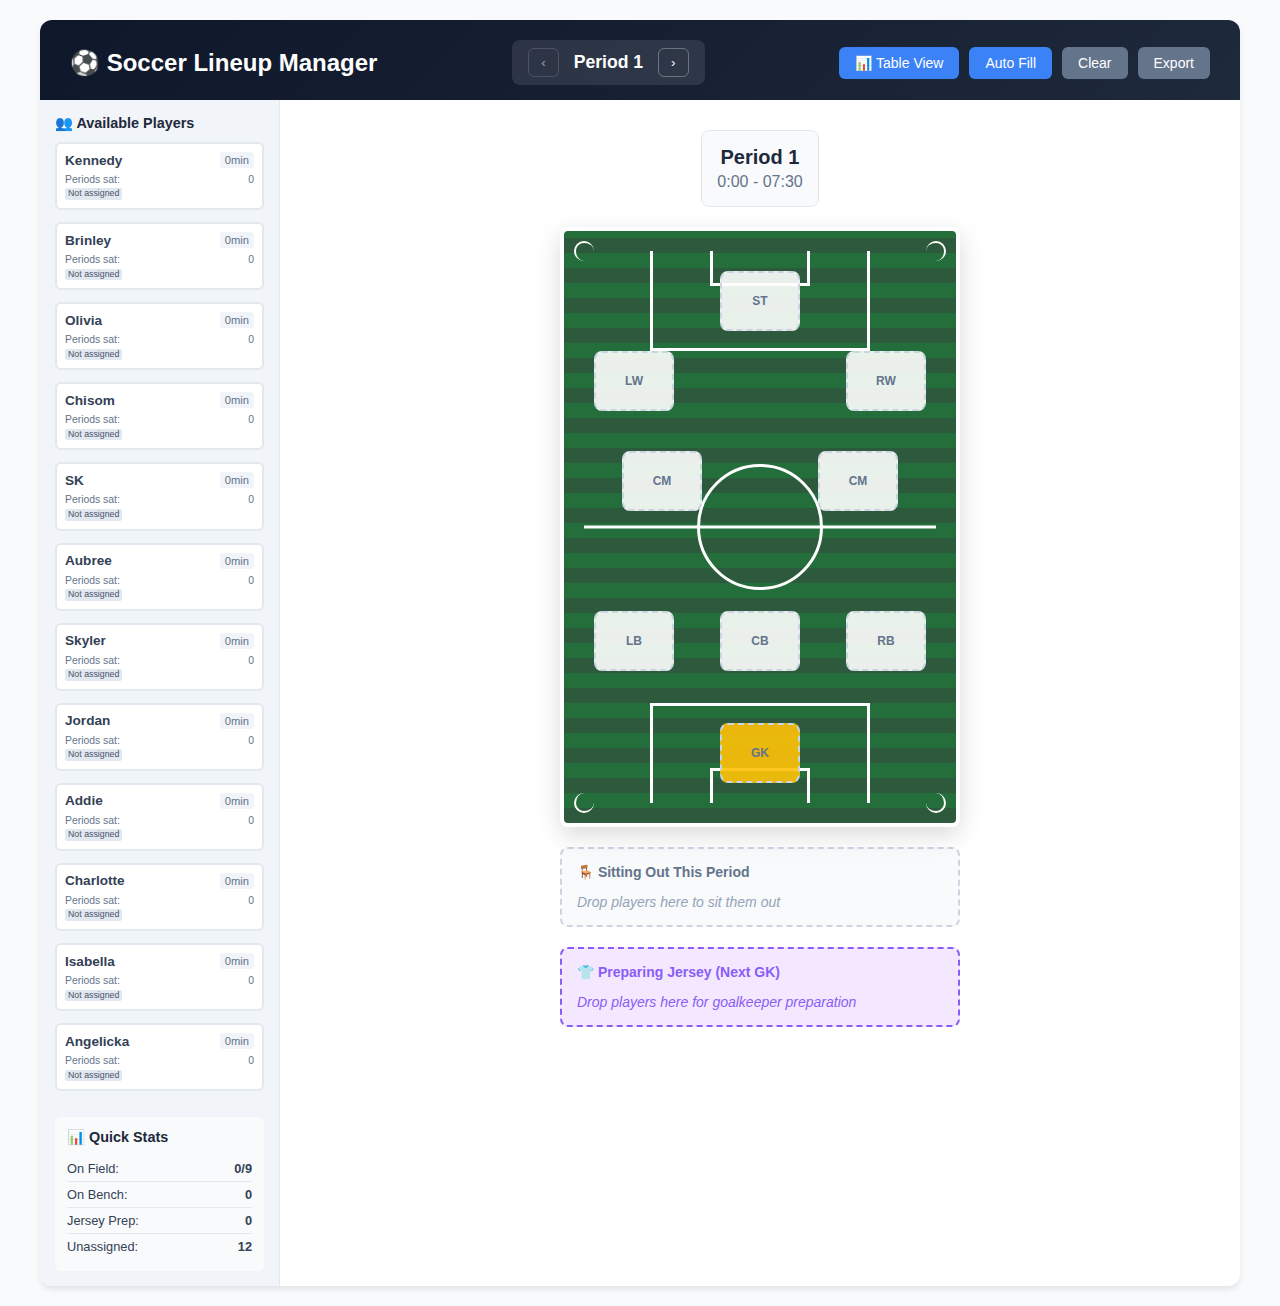
<file: soccer_lineup_manager_v8.html>
<!DOCTYPE html>
<html lang="en">
<head>
    <meta charset="UTF-8">
    <meta name="viewport" content="width=device-width, initial-scale=1.0">
    <title>Youth Soccer Lineup Manager</title>
    <style>
        * {
            margin: 0;
            padding: 0;
            box-sizing: border-box;
        }

        body {
            font-family: -apple-system, BlinkMacSystemFont, 'Segoe UI', Roboto, sans-serif;
            background: #f8fafc;
            min-height: 100vh;
            padding: 20px;
            color: #334155;
        }

        .app-container {
            max-width: 1200px;
            margin: 0 auto;
            background: white;
            border-radius: 12px;
            box-shadow: 0 4px 6px -1px rgba(0, 0, 0, 0.1);
            overflow: hidden;
        }

        .header {
            background: linear-gradient(135deg, #0f172a 0%, #1e293b 100%);
            color: white;
            padding: 20px 30px 15px 30px;
            display: flex;
            justify-content: space-between;
            align-items: center;
            flex-wrap: wrap;
            gap: 20px;
        }

        .header h1 {
            font-size: 1.5rem;
            font-weight: 700;
        }

        .period-nav {
            display: flex;
            align-items: center;
            gap: 15px;
            background: rgba(255, 255, 255, 0.1);
            padding: 8px 16px;
            border-radius: 8px;
        }

        .period-nav button {
            background: none;
            border: 1px solid rgba(255, 255, 255, 0.3);
            color: white;
            padding: 6px 12px;
            border-radius: 6px;
            cursor: pointer;
            transition: all 0.2s;
        }

        .period-nav button:hover {
            background: rgba(255, 255, 255, 0.1);
        }

        .period-nav button:disabled {
            opacity: 0.5;
            cursor: not-allowed;
        }

        .current-period {
            font-weight: 600;
            font-size: 1.1rem;
        }

        .quick-actions {
            display: flex;
            gap: 10px;
        }

        .btn {
            background: #3b82f6;
            color: white;
            border: none;
            padding: 8px 16px;
            border-radius: 6px;
            font-size: 0.875rem;
            cursor: pointer;
            transition: all 0.2s;
            font-weight: 500;
        }

        .btn:hover {
            background: #2563eb;
            transform: translateY(-1px);
        }

        .btn-secondary {
            background: #64748b;
        }

        .btn-secondary:hover {
            background: #475569;
        }

        .main-content {
            display: grid;
            grid-template-columns: 240px 1fr;
            min-height: 600px;
        }

        .sidebar {
            background: #f1f5f9;
            padding: 15px;
            border-right: 1px solid #e2e8f0;
        }

        .player-pool {
            margin-bottom: 20px;
        }

        .pool-title {
            font-weight: 600;
            margin-bottom: 10px;
            color: #1e293b;
            display: flex;
            align-items: center;
            gap: 6px;
            font-size: 0.9rem;
        }

        .player-list {
            display: flex;
            flex-direction: column;
            gap: 6px;
        }

        .player-card {
            background: white;
            padding: 8px;
            border-radius: 6px;
            border: 2px solid #e2e8f0;
            cursor: grab;
            transition: all 0.2s;
            user-select: none;
            margin-bottom: 6px;
        }

        .player-card:hover {
            border-color: #3b82f6;
            transform: translateY(-1px);
            box-shadow: 0 2px 4px rgba(59, 130, 246, 0.1);
        }

        .player-card.dragging {
            opacity: 0.5;
            transform: rotate(5deg);
        }

        .player-card.assigned {
            background: #f0f9ff;
            border-color: #3b82f6;
        }

        .player-header {
            display: flex;
            justify-content: space-between;
            align-items: center;
            margin-bottom: 6px;
        }

        .player-name {
            font-weight: 600;
            font-size: 0.85rem;
        }

        .player-time {
            font-size: 0.7rem;
            color: #64748b;
            background: #f1f5f9;
            padding: 2px 5px;
            border-radius: 3px;
            font-weight: 500;
        }

        .player-stats {
            font-size: 0.65rem;
            color: #64748b;
            line-height: 1.1;
        }

        .stat-line {
            display: flex;
            justify-content: space-between;
            margin-bottom: 2px;
        }

        .position-badges {
            display: flex;
            flex-wrap: wrap;
            gap: 2px;
            margin-top: 3px;
        }

        .position-badge {
            background: #e2e8f0;
            color: #475569;
            padding: 1px 3px;
            border-radius: 2px;
            font-size: 0.55rem;
            font-weight: 500;
        }

        .position-badge.active {
            background: #3b82f6;
            color: white;
        }

        .field-container {
            padding: 30px;
            display: flex;
            flex-direction: column;
            align-items: center;
            gap: 20px;
        }

        .period-info {
            text-align: center;
            background: #f8fafc;
            padding: 15px;
            border-radius: 8px;
            border: 1px solid #e2e8f0;
        }

        .period-title {
            font-size: 1.25rem;
            font-weight: 600;
            color: #1e293b;
        }

        .period-time {
            color: #64748b;
            margin-top: 4px;
        }

        .soccer-field {
            background: 
                /* Grass texture with stripes */
                repeating-linear-gradient(
                    0deg,
                    #2d5a3d 0px,
                    #2d5a3d 15px,
                    #236e3a 15px,
                    #236e3a 30px
                );
            border-radius: 8px;
            padding: 20px;
            position: relative;
            width: 400px;
            height: 600px;
            border: 4px solid white;
            box-shadow: 0 8px 25px rgba(0, 0, 0, 0.15);
            margin: 0 auto;
        }

        .field-lines {
            position: absolute;
            top: 20px;
            left: 20px;
            right: 20px;
            bottom: 20px;
            pointer-events: none;
        }

        /* Center line */
        .field-lines::before {
            content: '';
            position: absolute;
            width: 100%;
            height: 3px;
            background: white;
            top: 50%;
            left: 0;
            transform: translateY(-50%);
        }

        /* Center circle */
        .field-lines::after {
            content: '';
            position: absolute;
            width: 120px;
            height: 120px;
            border: 3px solid white;
            border-radius: 50%;
            top: 50%;
            left: 50%;
            transform: translate(-50%, -50%);
        }

        /* Penalty areas and goal areas */
        .field-lines .penalty-area-top {
            position: absolute;
            top: 0;
            left: 50%;
            transform: translateX(-50%);
            width: 220px;
            height: 100px;
            border: 3px solid white;
            border-top: none;
        }

        .field-lines .penalty-area-bottom {
            position: absolute;
            bottom: 0;
            left: 50%;
            transform: translateX(-50%);
            width: 220px;
            height: 100px;
            border: 3px solid white;
            border-bottom: none;
        }

        .field-lines .goal-area-top {
            position: absolute;
            top: 0;
            left: 50%;
            transform: translateX(-50%);
            width: 100px;
            height: 35px;
            border: 3px solid white;
            border-top: none;
        }

        .field-lines .goal-area-bottom {
            position: absolute;
            bottom: 0;
            left: 50%;
            transform: translateX(-50%);
            width: 100px;
            height: 35px;
            border: 3px solid white;
            border-bottom: none;
        }

        /* Corner arcs */
        .field-lines .corner-arc {
            position: absolute;
            width: 20px;
            height: 20px;
            border: 2px solid white;
            border-radius: 50%;
        }

        .field-lines .corner-arc.top-left {
            top: -10px;
            left: -10px;
            border-right: none;
            border-bottom: none;
        }

        .field-lines .corner-arc.top-right {
            top: -10px;
            right: -10px;
            border-left: none;
            border-bottom: none;
        }

        .field-lines .corner-arc.bottom-left {
            bottom: -10px;
            left: -10px;
            border-right: none;
            border-top: none;
        }

        .field-lines .corner-arc.bottom-right {
            bottom: -10px;
            right: -10px;
            border-left: none;
            border-top: none;
        }

        .position-slot {
            position: absolute;
            width: 80px;
            height: 60px;
            background: rgba(255, 255, 255, 0.9);
            border: 2px dashed #cbd5e1;
            border-radius: 8px;
            display: flex;
            flex-direction: column;
            align-items: center;
            justify-content: center;
            font-size: 0.75rem;
            font-weight: 600;
            color: #64748b;
            transition: all 0.2s;
            cursor: pointer;
        }

        .position-slot:hover {
            border-color: #3b82f6;
            background: rgba(59, 130, 246, 0.1);
        }

        .position-slot.filled {
            background: white;
            border: 2px solid #10b981;
            color: #1e293b;
        }

        .position-slot.drop-target {
            border-color: #3b82f6;
            background: rgba(59, 130, 246, 0.2);
            transform: scale(1.05);
        }

        /* Position Layout - Vertical field orientation */
        .striker { top: 40px; left: 50%; transform: translateX(-50%); }
        .left-wing { top: 120px; left: 30px; }
        .right-wing { top: 120px; right: 30px; }
        .center-mid-left { top: 220px; left: 25%; transform: translateX(-50%); }
        .center-mid-right { top: 220px; right: 25%; transform: translateX(50%); }
        .left-back { top: 380px; left: 30px; }
        .center-back { top: 380px; left: 50%; transform: translateX(-50%); }
        .right-back { top: 380px; right: 30px; }
        .goalkeeper { bottom: 40px; left: 50%; transform: translateX(-50%); background: rgba(255, 193, 7, 0.9); }

        .bench-area {
            background: #f8fafc;
            border: 2px dashed #cbd5e1;
            border-radius: 8px;
            padding: 15px;
            width: 400px;
            min-height: 80px;
            display: flex;
            flex-wrap: wrap;
            gap: 8px;
            align-items: center;
            transition: all 0.2s;
        }

        .bench-area.drop-target {
            border-color: #ef4444;
            background: rgba(239, 68, 68, 0.1);
        }

        .bench-title {
            font-size: 0.875rem;
            font-weight: 600;
            color: #64748b;
            width: 100%;
            margin-bottom: 5px;
        }

        .bench-player {
            background: #fee2e2;
            color: #dc2626;
            padding: 6px 12px;
            border-radius: 6px;
            font-size: 0.875rem;
            font-weight: 500;
            cursor: pointer;
            border: 1px solid #fecaca;
            transition: all 0.2s;
        }

        .bench-player:hover {
            background: #fecaca;
            transform: translateY(-1px);
        }

        .stats-summary {
            background: #f8fafc;
            padding: 12px;
            border-radius: 6px;
            margin-top: 15px;
        }

        .stats-row {
            display: flex;
            justify-content: space-between;
            align-items: center;
            padding: 5px 0;
            border-bottom: 1px solid #e2e8f0;
            font-size: 0.8rem;
        }

        .stats-row:last-child {
            border-bottom: none;
        }

        .empty-message {
            color: #94a3b8;
            font-style: italic;
            font-size: 0.875rem;
        }

        @media (max-width: 768px) {
            .main-content {
                grid-template-columns: 1fr;
            }
            
            .sidebar {
                border-right: none;
                border-bottom: 1px solid #e2e8f0;
            }
            
            .header {
                flex-direction: column;
                text-align: center;
            }
            
            .period-nav {
                order: -1;
            }
        }

        .tooltip {
            position: absolute;
            background: #1e293b;
            color: white;
            padding: 8px 12px;
            border-radius: 6px;
            font-size: 0.875rem;
            pointer-events: none;
            z-index: 1000;
            opacity: 0;
            transition: opacity 0.2s;
        }

        .tooltip.show {
            opacity: 1;
        }

        /* Table View Styles */
        .table-view {
            display: none;
            padding: 0 30px 20px 30px;
            overflow-x: auto;
        }

        .lineup-table {
            width: 100%;
            border-collapse: collapse;
            background: white;
            border-radius: 8px;
            box-shadow: 0 2px 4px rgba(0, 0, 0, 0.1);
            min-width: 800px;
        }

        .lineup-table th,
        .lineup-table td {
            padding: 12px 8px;
            text-align: center;
            border-bottom: 1px solid #e2e8f0;
            font-size: 0.875rem;
        }

        .lineup-table th {
            background: #f8fafc;
            font-weight: 600;
            color: #374151;
            position: sticky;
            top: 0;
            z-index: 10;
        }

        .lineup-table th:first-child,
        .lineup-table td:first-child {
            text-align: left;
            font-weight: 600;
            background: #f8fafc;
            position: sticky;
            left: 0;
            z-index: 5;
            border-right: 2px solid #e2e8f0;
        }

        .lineup-table th:first-child {
            z-index: 15;
        }

        .lineup-table th:last-child,
        .lineup-table td:last-child {
            text-align: left;
            border-left: 2px solid #e2e8f0;
            background: #f8fafc;
            min-width: 200px;
            font-size: 0.75rem;
        }

        .lineup-table tbody tr:nth-child(even) {
            background: #f8fafc;
        }

        .lineup-table tbody tr:nth-child(odd) {
            background: white;
        }

        .lineup-table tbody tr:hover {
            background: #e0f2fe !important;
        }

        .position-cell {
            font-weight: 600;
            padding: 4px 6px;
            border-radius: 4px;
            display: inline-block;
            min-width: 30px;
        }

        .position-cell.striker { background: #9C27B0; color: white; }
        .position-cell.wing { background: #4CAF50; color: white; }
        .position-cell.midfield { background: #2196F3; color: white; }
        .position-cell.defense { background: #FFC107; color: black; }
        .position-cell.goalkeeper { background: #FF9800; color: white; }
        .position-cell.bench { background: #F44336; color: white; }
        .position-cell.jersey { background: #8B5CF6; color: white; }

        .table-stats {
            font-size: 0.7rem;
            line-height: 1.3;
        }

        .period-header {
            writing-mode: horizontal-tb;
            transform: none;
            white-space: nowrap;
        }

        .table-controls {
            display: flex;
            justify-content: space-between;
            align-items: center;
            margin: 0 0 5px 0;
            flex-wrap: wrap;
            gap: 10px;
        }

        .table-title {
            font-size: 1.25rem;
            font-weight: 600;
            color: #1e293b;
        }

        @media (max-width: 768px) {
            .table-view {
                padding: 10px;
            }
            
            .lineup-table th,
            .lineup-table td {
                padding: 8px 4px;
                font-size: 0.75rem;
            }
            
            .lineup-table th:last-child,
            .lineup-table td:last-child {
                min-width: 150px;
                font-size: 0.65rem;
            }
        }
    </style>
</head>
<body>
    <div class="app-container">
        <div class="header">
            <h1>⚽ Soccer Lineup Manager</h1>
            
            <div class="period-nav">
                <button onclick="previousPeriod()" id="prevBtn">‹</button>
                <span class="current-period" id="currentPeriodText">Period 1</span>
                <button onclick="nextPeriod()" id="nextBtn">›</button>
            </div>
            
            <div class="quick-actions">
                <button class="btn" onclick="toggleView()" id="viewToggle">📊 Table View</button>
                <button class="btn" onclick="autoFill()">Auto Fill</button>
                <button class="btn btn-secondary" onclick="clearPeriod()">Clear</button>
                <button class="btn btn-secondary" onclick="exportLineup()">Export</button>
            </div>
        </div>

        <div class="main-content">
            <div class="sidebar">
                <div class="player-pool">
                    <div class="pool-title">
                        👥 Available Players
                    </div>
                    <div class="player-list" id="playerList">
                        <!-- Players will be populated here -->
                    </div>
                </div>

                <div class="stats-summary">
                    <div class="pool-title">📊 Quick Stats</div>
                    <div id="quickStats">
                        <!-- Stats will be shown here -->
                    </div>
                </div>
            </div>

            <div class="field-container" id="fieldView">
                <div class="period-info">
                    <div class="period-title" id="periodTitle">Period 1</div>
                    <div class="period-time" id="periodTime">0:00 - 7:30</div>
                </div>

                <div class="soccer-field">
                    <div class="field-lines">
                        <div class="penalty-area-top"></div>
                        <div class="penalty-area-bottom"></div>
                        <div class="goal-area-top"></div>
                        <div class="goal-area-bottom"></div>
                        <div class="corner-arc top-left"></div>
                        <div class="corner-arc top-right"></div>
                        <div class="corner-arc bottom-left"></div>
                        <div class="corner-arc bottom-right"></div>
                    </div>
                    
                    <div class="position-slot striker" data-position="striker">
                        <div class="position-label">ST</div>
                        <div class="player-name"></div>
                    </div>
                    
                    <div class="position-slot left-wing" data-position="left-wing">
                        <div class="position-label">LW</div>
                        <div class="player-name"></div>
                    </div>
                    
                    <div class="position-slot right-wing" data-position="right-wing">
                        <div class="position-label">RW</div>
                        <div class="player-name"></div>
                    </div>
                    
                    <div class="position-slot center-mid-left" data-position="center-mid-left">
                        <div class="position-label">CM</div>
                        <div class="player-name"></div>
                    </div>
                    
                    <div class="position-slot center-mid-right" data-position="center-mid-right">
                        <div class="position-label">CM</div>
                        <div class="player-name"></div>
                    </div>
                    
                    <div class="position-slot left-back" data-position="left-back">
                        <div class="position-label">LB</div>
                        <div class="player-name"></div>
                    </div>
                    
                    <div class="position-slot center-back" data-position="center-back">
                        <div class="position-label">CB</div>
                        <div class="player-name"></div>
                    </div>
                    
                    <div class="position-slot right-back" data-position="right-back">
                        <div class="position-label">RB</div>
                        <div class="player-name"></div>
                    </div>
                    
                    <div class="position-slot goalkeeper" data-position="goalkeeper">
                        <div class="position-label">GK</div>
                        <div class="player-name"></div>
                    </div>
                </div>

                <div class="bench-area" id="benchArea">
                    <div class="bench-title">🪑 Sitting Out This Period</div>
                    <div class="empty-message" id="benchEmpty">Drop players here to sit them out</div>
                </div>

                <div class="bench-area" id="jerseyArea" style="border-color: #8B5CF6; background: #F3E8FF;">
                    <div class="bench-title" style="color: #8B5CF6;">👕 Preparing Jersey (Next GK)</div>
                    <div class="empty-message" id="jerseyEmpty" style="color: #8B5CF6;">Drop players here for goalkeeper preparation</div>
                </div>
            </div>
        </div>

        <div class="table-view" id="tableView">
            <div class="table-controls">
                <div class="table-title">📊 Complete Game Overview</div>
                <div>
                    <button class="btn btn-secondary" onclick="clearAllPeriods()">Clear All</button>
                    <button class="btn" onclick="autoFillAll()">Auto Fill All</button>
                </div>
            </div>
            
            <table class="lineup-table" id="lineupTable">
                <thead>
                    <tr>
                        <th>Player</th>
                        <th class="period-header">Period 1<br><small>0:00-7:30</small></th>
                        <th class="period-header">Period 2<br><small>7:30-15:00</small></th>
                        <th class="period-header">Period 3<br><small>15:00-22:30</small></th>
                        <th class="period-header">Period 4<br><small>22:30-30:00</small></th>
                        <th class="period-header">Period 5<br><small>30:00-37:30</small></th>
                        <th class="period-header">Period 6<br><small>37:30-45:00</small></th>
                        <th class="period-header">Period 7<br><small>45:00-52:30</small></th>
                        <th class="period-header">Period 8<br><small>52:30-60:00</small></th>
                        <th>Summary Stats</th>
                    </tr>
                </thead>
                <tbody id="lineupTableBody">
                    <!-- Table rows will be populated here -->
                </tbody>
            </table>
        </div>
    </div>

    <div class="tooltip" id="tooltip"></div>

    <script src="https://cdnjs.cloudflare.com/ajax/libs/html2canvas/1.4.1/html2canvas.min.js"></script>
    <script>
        const players = {
            'Kennedy': ['Striker', 'Wing', 'Midfield'],
            'Brinley': ['Striker', 'Wing', 'Midfield'],
            'Olivia': ['Back'],
            'Chisom': ['Back'],
            'SK': ['Back', 'Goalkeeper'],
            'Aubree': ['All'],
            'Skyler': ['Midfield', 'Defense'],
            'Jordan': ['All'],
            'Addie': ['All'],
            'Charlotte': ['All except GK'],
            'Isabella': ['All except GK'],
            'Angelicka': ['Midfield', 'Defense']
        };

        const positions = [
            'striker', 'left-wing', 'right-wing', 
            'center-mid-left', 'center-mid-right',
            'left-back', 'center-back', 'right-back', 'goalkeeper'
        ];

        let currentPeriod = 1;
        let lineup = {};
        let draggedPlayer = null;
        let isTableView = false;

        // Initialize lineup structure
        function initializeLineup() {
            for (let period = 1; period <= 8; period++) {
                lineup[period] = {
                    positions: {},
                    bench: [], // Regular sitting players
                    jersey: [] // Players sitting to prepare for goalkeeper duty
                };
                positions.forEach(pos => {
                    lineup[period].positions[pos] = null;
                });
            }
        }

        // Initialize the app
        function init() {
            initializeLineup();
            renderPlayerList();
            updateDisplay();
            setupDragAndDrop();
        }

        // Render player list
        function renderPlayerList() {
            const playerList = document.getElementById('playerList');
            const playerCards = Object.keys(players).map(playerName => {
                const stats = calculateDetailedPlayerStats(playerName);
                const positionBadges = Object.entries(stats.positions)
                    .filter(([pos, count]) => count > 0)
                    .map(([pos, count]) => `<span class="position-badge">${getPositionAbbrev(pos)}:${count}</span>`)
                    .join('');
                
                return `
                    <div class="player-card" draggable="true" data-player="${playerName}">
                        <div class="player-header">
                            <span class="player-name">${playerName}</span>
                            <span class="player-time">${stats.totalMinutes}min</span>
                        </div>
                        <div class="player-stats">
                            <div class="stat-line">
                                <span>Periods sat:</span>
                                <span>${stats.benchPeriods}</span>
                            </div>
                            <div class="position-badges">
                                ${positionBadges || '<span class="position-badge">Not assigned</span>'}
                            </div>
                        </div>
                    </div>
                `;
            }).join('');
            
            playerList.innerHTML = playerCards;
        }

        // Calculate detailed player statistics
        function calculateDetailedPlayerStats(playerName) {
            const stats = {
                totalMinutes: 0,
                benchPeriods: 0,
                positions: {
                    'striker': 0,
                    'left-wing': 0,
                    'right-wing': 0,
                    'center-mid-left': 0,
                    'center-mid-right': 0,
                    'left-back': 0,
                    'center-back': 0,
                    'right-back': 0,
                    'goalkeeper': 0
                }
            };

            for (let period = 1; period <= 8; period++) {
                const periodData = lineup[period];
                
                // Check if player is on bench (regular or jersey)
                if (periodData.bench.includes(playerName) || 
                    (periodData.jersey && periodData.jersey.includes(playerName))) {
                    stats.benchPeriods++;
                    continue;
                }
                
                // Check which position player is in
                for (const [position, assignedPlayer] of Object.entries(periodData.positions)) {
                    if (assignedPlayer === playerName) {
                        stats.totalMinutes += 7.5;
                        stats.positions[position]++;
                        break;
                    }
                }
            }

            return stats;
        }

        // Get position abbreviation
        function getPositionAbbrev(position) {
            const abbrevMap = {
                'striker': 'ST',
                'left-wing': 'LW',
                'right-wing': 'RW',
                'center-mid-left': 'CM',
                'center-mid-right': 'CM',
                'left-back': 'LB',
                'center-back': 'CB',
                'right-back': 'RB',
                'goalkeeper': 'GK'
            };
            return abbrevMap[position] || position;
        }

        // Calculate player total minutes
        function calculatePlayerMinutes(playerName) {
            let totalMinutes = 0;
            for (let period = 1; period <= 8; period++) {
                const periodData = lineup[period];
                const isPlaying = Object.values(periodData.positions).includes(playerName);
                if (isPlaying) {
                    totalMinutes += 7.5;
                }
            }
            return totalMinutes;
        }

        // Setup drag and drop
        function setupDragAndDrop() {
            // Player card drag events
            document.addEventListener('dragstart', (e) => {
                if (e.target.classList.contains('player-card')) {
                    draggedPlayer = e.target.dataset.player;
                    e.target.classList.add('dragging');
                }
            });

            document.addEventListener('dragend', (e) => {
                if (e.target.classList.contains('player-card')) {
                    e.target.classList.remove('dragging');
                    draggedPlayer = null;
                }
            });

            // Position slot drop events
            positions.forEach(position => {
                const slot = document.querySelector(`[data-position="${position}"]`);
                
                slot.addEventListener('dragover', (e) => {
                    e.preventDefault();
                    slot.classList.add('drop-target');
                });

                slot.addEventListener('dragleave', () => {
                    slot.classList.remove('drop-target');
                });

                slot.addEventListener('drop', (e) => {
                    e.preventDefault();
                    slot.classList.remove('drop-target');
                    
                    if (draggedPlayer && canPlayerPlayPosition(draggedPlayer, position)) {
                        assignPlayerToPosition(draggedPlayer, position);
                    }
                });

                // Click to assign/remove
                slot.addEventListener('click', () => {
                    if (lineup[currentPeriod].positions[position]) {
                        removePlayerFromPosition(position);
                    }
                });
            });

            // Bench area drop events
            const benchArea = document.getElementById('benchArea');
            benchArea.addEventListener('dragover', (e) => {
                e.preventDefault();
                benchArea.classList.add('drop-target');
            });

            benchArea.addEventListener('dragleave', () => {
                benchArea.classList.remove('drop-target');
            });

            benchArea.addEventListener('drop', (e) => {
                e.preventDefault();
                benchArea.classList.remove('drop-target');
                
                if (draggedPlayer) {
                    addPlayerToBench(draggedPlayer);
                }
            });

            // Jersey area drop events
            const jerseyArea = document.getElementById('jerseyArea');
            jerseyArea.addEventListener('dragover', (e) => {
                e.preventDefault();
                jerseyArea.classList.add('drop-target');
            });

            jerseyArea.addEventListener('dragleave', () => {
                jerseyArea.classList.remove('drop-target');
            });

            jerseyArea.addEventListener('drop', (e) => {
                e.preventDefault();
                jerseyArea.classList.remove('drop-target');
                
                if (draggedPlayer) {
                    addPlayerToJersey(draggedPlayer);
                }
            });
        }

        // Check if player can play position
        function canPlayerPlayPosition(playerName, position) {
            const preferences = players[playerName];
            if (!preferences) return false;

            if (preferences.includes('All')) return true;
            if (preferences.includes('All except GK') && position !== 'goalkeeper') return true;
            
            const positionMap = {
                'striker': 'Striker',
                'left-wing': 'Wing',
                'right-wing': 'Wing',
                'center-mid-left': 'Midfield',
                'center-mid-right': 'Midfield',
                'left-back': ['Back', 'Defense'],
                'center-back': ['Back', 'Defense'],
                'right-back': ['Back', 'Defense'],
                'goalkeeper': 'Goalkeeper'
            };

            const requiredSkills = positionMap[position];
            if (Array.isArray(requiredSkills)) {
                return requiredSkills.some(skill => preferences.includes(skill));
            }
            
            return preferences.includes(requiredSkills);
        }

        // Assign player to position
        function assignPlayerToPosition(playerName, position) {
            // Remove player from current position/bench
            removePlayerFromAll(playerName);
            
            // Assign to new position
            lineup[currentPeriod].positions[position] = playerName;
            updateDisplay();
        }

        // Remove player from position
        function removePlayerFromPosition(position) {
            lineup[currentPeriod].positions[position] = null;
            updateDisplay();
        }

        // Add player to bench
        function addPlayerToBench(playerName) {
            // Remove from current position/bench/jersey
            removePlayerFromAll(playerName);
            
            // Add to bench
            if (!lineup[currentPeriod].bench.includes(playerName)) {
                lineup[currentPeriod].bench.push(playerName);
            }
            updateDisplay();
        }

        // Add player to jersey preparation
        function addPlayerToJersey(playerName) {
            // Remove from current position/bench/jersey
            removePlayerFromAll(playerName);
            
            // Add to jersey
            if (!lineup[currentPeriod].jersey) {
                lineup[currentPeriod].jersey = [];
            }
            if (!lineup[currentPeriod].jersey.includes(playerName)) {
                lineup[currentPeriod].jersey.push(playerName);
            }
            updateDisplay();
        }

        // Remove player from all positions, bench, and jersey
        function removePlayerFromAll(playerName) {
            // Remove from positions
            positions.forEach(pos => {
                if (lineup[currentPeriod].positions[pos] === playerName) {
                    lineup[currentPeriod].positions[pos] = null;
                }
            });
            
            // Remove from bench
            lineup[currentPeriod].bench = lineup[currentPeriod].bench.filter(p => p !== playerName);
            
            // Remove from jersey
            if (lineup[currentPeriod].jersey) {
                lineup[currentPeriod].jersey = lineup[currentPeriod].jersey.filter(p => p !== playerName);
            }
        }

        // Update display
        function updateDisplay() {
            updatePeriodInfo();
            updatePositions();
            updateBench();
            updatePlayerList();
            updateQuickStats();
            updateNavigationButtons();
            if (isTableView) {
                renderLineupTable();
            }
        }

        // Toggle between field view and table view
        function toggleView() {
            isTableView = !isTableView;
            const fieldView = document.getElementById('fieldView');
            const tableView = document.getElementById('tableView');
            const viewToggle = document.getElementById('viewToggle');
            const sidebar = document.querySelector('.sidebar');
            const mainContent = document.querySelector('.main-content');
            
            if (isTableView) {
                mainContent.style.display = 'none';
                tableView.style.display = 'block';
                viewToggle.textContent = '⚽ Field View';
                renderLineupTable();
            } else {
                mainContent.style.display = 'grid';
                tableView.style.display = 'none';
                viewToggle.textContent = '📊 Table View';
            }
        }

        // Render the lineup table
        function renderLineupTable() {
            const tbody = document.getElementById('lineupTableBody');
            const playerNames = Object.keys(players);
            
            tbody.innerHTML = playerNames.map(playerName => {
                const stats = calculateDetailedPlayerStats(playerName);
                
                // Generate cells for each period
                const periodCells = [];
                for (let period = 1; period <= 8; period++) {
                    let cellContent = '';
                    let cellClass = '';
                    
                    // Check if player is sitting for jersey prep
                    if (lineup[period].jersey && lineup[period].jersey.includes(playerName)) {
                        cellContent = 'JERSEY';
                        cellClass = 'jersey';
                    }
                    // Check if player is on bench
                    else if (lineup[period].bench.includes(playerName)) {
                        cellContent = 'BENCH';
                        cellClass = 'bench';
                    } else {
                        // Check which position player is in
                        for (const [position, assignedPlayer] of Object.entries(lineup[period].positions)) {
                            if (assignedPlayer === playerName) {
                                cellContent = getPositionAbbrev(position);
                                cellClass = getPositionClass(position);
                                break;
                            }
                        }
                    }
                    
                    if (cellContent) {
                        periodCells.push(`<td><span class="position-cell ${cellClass}">${cellContent}</span></td>`);
                    } else {
                        periodCells.push(`<td>-</td>`);
                    }
                }
                
                // Create stats summary
                const positionCounts = Object.entries(stats.positions)
                    .filter(([pos, count]) => count > 0)
                    .map(([pos, count]) => `${getPositionAbbrev(pos)}:${count}`)
                    .join(', ');
                
                const statsContent = `
                    <div class="table-stats">
                        <div><strong>${stats.totalMinutes} min</strong></div>
                        <div>${stats.benchPeriods} sits</div>
                        <div>${positionCounts || 'No positions'}</div>
                    </div>
                `;
                
                return `
                    <tr>
                        <td>${playerName}</td>
                        ${periodCells.join('')}
                        <td>${statsContent}</td>
                    </tr>
                `;
            }).join('');
        }

        // Get position class for styling
        function getPositionClass(position) {
            const classMap = {
                'striker': 'striker',
                'left-wing': 'wing',
                'right-wing': 'wing',
                'center-mid-left': 'midfield',
                'center-mid-right': 'midfield',
                'left-back': 'defense',
                'center-back': 'defense',
                'right-back': 'defense',
                'goalkeeper': 'goalkeeper'
            };
            return classMap[position] || '';
        }

        // Clear all periods
        function clearAllPeriods() {
            if (confirm('This will clear ALL periods. Are you sure?')) {
                initializeLineup();
                updateDisplay();
            }
        }

        // Auto fill all periods with goalkeeper rotation rules
        function autoFillAll() {
            if (!confirm('This will overwrite ALL periods with automatic assignments. Are you sure?')) {
                return;
            }
            
            // Clear all periods first
            initializeLineup();
            
            // Define goalkeeper rotation: periods 1-3, 4-6, 7-8
            const goalkeepers = ['Aubree', 'Jordan', 'SK'];
            const gkRotation = [
                { gk: 'Aubree', periods: [1, 2, 3], jersey: 8, restAfter: 4 },
                { gk: 'Jordan', periods: [4, 5, 6], jersey: 3, restAfter: 7 },
                { gk: 'SK', periods: [7, 8], jersey: 6, restAfter: null }
            ];
            
            // Assign goalkeepers and their mandatory bench periods
            gkRotation.forEach(({ gk, periods, jersey, restAfter }) => {
                // Assign goalkeeper periods
                periods.forEach(period => {
                    lineup[period].positions['goalkeeper'] = gk;
                });
                
                // Assign jersey preparation period
                if (jersey && lineup[jersey].jersey) {
                    lineup[jersey].jersey.push(gk);
                }
                
                // Assign rest period after goalkeeper duty
                if (restAfter && lineup[restAfter].bench) {
                    lineup[restAfter].bench.push(gk);
                }
            });
            
            // Fill remaining positions with smart rotation for each period
            for (let period = 1; period <= 8; period++) {
                fillNonGoalkeeperPositions(period);
            }
            
            // Apply position continuity rule (keep players in same positions when possible)
            applyPositionContinuity();
            
            updateDisplay();
        }

        // Fill non-goalkeeper positions for a period
        function fillNonGoalkeeperPositions(period) {
            const assignedPlayers = new Set();
            
            // Add already assigned players (GK, jersey, bench)
            if (lineup[period].positions['goalkeeper']) {
                assignedPlayers.add(lineup[period].positions['goalkeeper']);
            }
            if (lineup[period].jersey) {
                lineup[period].jersey.forEach(p => assignedPlayers.add(p));
            }
            lineup[period].bench.forEach(p => assignedPlayers.add(p));
            
            // Get available players
            const availablePlayers = Object.keys(players).filter(p => !assignedPlayers.has(p));
            
            // Position priority for filling (most important positions first)
            const positionPriority = [
                'striker', 'center-back', 'left-back', 'right-back',
                'center-mid-left', 'center-mid-right', 'left-wing', 'right-wing'
            ];
            
            // Try to maintain positions from previous period first
            if (period > 1) {
                positionPriority.forEach(position => {
                    if (!lineup[period].positions[position]) {
                        const previousPlayer = lineup[period - 1].positions[position];
                        if (previousPlayer && availablePlayers.includes(previousPlayer) && 
                            canPlayerPlayPosition(previousPlayer, position)) {
                            lineup[period].positions[position] = previousPlayer;
                            availablePlayers.splice(availablePlayers.indexOf(previousPlayer), 1);
                            assignedPlayers.add(previousPlayer);
                        }
                    }
                });
            }
            
            // Fill remaining empty positions
            positionPriority.forEach(position => {
                if (!lineup[period].positions[position]) {
                    const suitablePlayers = availablePlayers.filter(player => 
                        canPlayerPlayPosition(player, position)
                    );
                    
                    if (suitablePlayers.length > 0) {
                        const selectedPlayer = suitablePlayers[0];
                        lineup[period].positions[position] = selectedPlayer;
                        availablePlayers.splice(availablePlayers.indexOf(selectedPlayer), 1);
                        assignedPlayers.add(selectedPlayer);
                    }
                }
            });
            
            // Put remaining players on bench (limit to 3 per period)
            const remainingPlayers = availablePlayers.slice(0, 3);
            lineup[period].bench.push(...remainingPlayers);
        }

        // Apply position continuity rule across periods
        function applyPositionContinuity() {
            for (let period = 2; period <= 8; period++) {
                const previousPeriod = period - 1;
                
                positions.forEach(position => {
                    if (position === 'goalkeeper') return; // Skip goalkeeper (has its own rules)
                    
                    const previousPlayer = lineup[previousPeriod].positions[position];
                    const currentPlayer = lineup[period].positions[position];
                    
                    // If previous player is available and can play the position, try to keep them
                    if (previousPlayer && !currentPlayer) {
                        const isAvailable = !Object.values(lineup[period].positions).includes(previousPlayer) &&
                                          !lineup[period].bench.includes(previousPlayer) &&
                                          !(lineup[period].jersey && lineup[period].jersey.includes(previousPlayer));
                        
                        if (isAvailable && canPlayerPlayPosition(previousPlayer, position)) {
                            // Find current player in this position and swap if possible
                            if (currentPlayer) {
                                // Try to place current player elsewhere
                                const alternativePosition = findAlternativePosition(currentPlayer, period, position);
                                if (alternativePosition) {
                                    lineup[period].positions[alternativePosition] = currentPlayer;
                                    lineup[period].positions[position] = previousPlayer;
                                }
                            } else {
                                lineup[period].positions[position] = previousPlayer;
                            }
                        }
                    }
                });
            }
        }

        // Find alternative position for a player
        function findAlternativePosition(playerName, period, excludePosition) {
            const availablePositions = positions.filter(pos => 
                pos !== excludePosition && 
                pos !== 'goalkeeper' && 
                !lineup[period].positions[pos] && 
                canPlayerPlayPosition(playerName, pos)
            );
            
            return availablePositions.length > 0 ? availablePositions[0] : null;
        }

        // Auto fill a specific period
        function autoFillPeriod(period) {
            const assignedPlayers = new Set();
            
            // Add already assigned goalkeeper
            if (lineup[period].positions['goalkeeper']) {
                assignedPlayers.add(lineup[period].positions['goalkeeper']);
            }
            
            // Get available players
            const availablePlayers = Object.keys(players).filter(p => !assignedPlayers.has(p));
            
            // Position priority for filling
            const positionPriority = [
                'striker', 'center-back', 'left-back', 'right-back',
                'center-mid-left', 'center-mid-right', 'left-wing', 'right-wing'
            ];
            
            // Assign players to positions
            positionPriority.forEach(position => {
                if (!lineup[period].positions[position]) {
                    const suitablePlayers = availablePlayers.filter(player => 
                        !assignedPlayers.has(player) && canPlayerPlayPosition(player, position)
                    );
                    
                    if (suitablePlayers.length > 0) {
                        const selectedPlayer = suitablePlayers[0];
                        lineup[period].positions[position] = selectedPlayer;
                        assignedPlayers.add(selectedPlayer);
                        availablePlayers.splice(availablePlayers.indexOf(selectedPlayer), 1);
                    }
                }
            });
            
            // Put remaining players on bench (limit to 3 per period)
            const remainingPlayers = availablePlayers.slice(0, 3);
            lineup[period].bench = [...lineup[period].bench, ...remainingPlayers];
        }

        // Distribute bench time more fairly
        function distributesBenchTime() {
            // Count current bench periods for each player
            const benchCounts = {};
            Object.keys(players).forEach(player => {
                benchCounts[player] = 0;
                for (let period = 1; period <= 8; period++) {
                    if (lineup[period].bench.includes(player)) {
                        benchCounts[player]++;
                    }
                }
            });
            
            // Try to balance bench time (each player should sit 2-3 periods)
            for (let period = 1; period <= 8; period++) {
                // If bench is too empty, add players who have sat less
                while (lineup[period].bench.length < 3) {
                    const playingPlayers = Object.values(lineup[period].positions).filter(p => p !== null);
                    const candidatesForBench = playingPlayers.filter(player => {
                        return benchCounts[player] < 2 && 
                               !lineup[period].positions['goalkeeper'] === player; // Don't bench the goalkeeper
                    });
                    
                    if (candidatesForBench.length === 0) break;
                    
                    // Find position player to swap to bench
                    const playerToBench = candidatesForBench[0];
                    for (const [pos, assignedPlayer] of Object.entries(lineup[period].positions)) {
                        if (assignedPlayer === playerToBench) {
                            lineup[period].positions[pos] = null;
                            lineup[period].bench.push(playerToBench);
                            benchCounts[playerToBench]++;
                            break;
                        }
                    }
                }
            }
        }

        // Update period info
        function updatePeriodInfo() {
            const startTime = (currentPeriod - 1) * 7.5;
            const endTime = currentPeriod * 7.5;
            
            document.getElementById('currentPeriodText').textContent = `Period ${currentPeriod}`;
            document.getElementById('periodTitle').textContent = `Period ${currentPeriod}`;
            document.getElementById('periodTime').textContent = `${startTime}:00 - ${endTime < 10 ? '0' : ''}${Math.floor(endTime)}:${(endTime % 1 * 60).toString().padStart(2, '0')}`;
        }

        // Update position displays
        function updatePositions() {
            positions.forEach(position => {
                const slot = document.querySelector(`[data-position="${position}"]`);
                const playerName = lineup[currentPeriod].positions[position];
                const playerNameDiv = slot.querySelector('.player-name');
                const label = slot.querySelector('.position-label');
                
                if (playerName) {
                    playerNameDiv.textContent = playerName;
                    label.style.fontSize = '0.6rem';
                    slot.classList.add('filled');
                } else {
                    playerNameDiv.textContent = '';
                    label.style.fontSize = '0.75rem';
                    slot.classList.remove('filled');
                }
            });
        }

        // Update bench display
        function updateBench() {
            // Update regular bench
            const benchArea = document.getElementById('benchArea');
            const emptyMessage = document.getElementById('benchEmpty');
            const benchPlayers = lineup[currentPeriod].bench;
            
            // Remove existing bench players
            benchArea.querySelectorAll('.bench-player').forEach(el => el.remove());
            
            if (benchPlayers.length === 0) {
                emptyMessage.style.display = 'block';
            } else {
                emptyMessage.style.display = 'none';
                benchPlayers.forEach(playerName => {
                    const playerDiv = document.createElement('div');
                    playerDiv.className = 'bench-player';
                    playerDiv.textContent = playerName;
                    playerDiv.addEventListener('click', () => {
                        removePlayerFromAll(playerName);
                        updateDisplay();
                    });
                    benchArea.appendChild(playerDiv);
                });
            }

            // Update jersey preparation area
            const jerseyArea = document.getElementById('jerseyArea');
            const jerseyEmpty = document.getElementById('jerseyEmpty');
            const jerseyPlayers = lineup[currentPeriod].jersey || [];
            
            // Remove existing jersey players
            jerseyArea.querySelectorAll('.bench-player').forEach(el => el.remove());
            
            if (jerseyPlayers.length === 0) {
                jerseyEmpty.style.display = 'block';
            } else {
                jerseyEmpty.style.display = 'none';
                jerseyPlayers.forEach(playerName => {
                    const playerDiv = document.createElement('div');
                    playerDiv.className = 'bench-player';
                    playerDiv.style.backgroundColor = '#8B5CF6';
                    playerDiv.textContent = `${playerName} (Jersey)`;
                    playerDiv.addEventListener('click', () => {
                        removePlayerFromAll(playerName);
                        updateDisplay();
                    });
                    jerseyArea.appendChild(playerDiv);
                });
            }
        }

        // Update player list with assignment status
        function updatePlayerList() {
            const playerCards = document.querySelectorAll('.player-card');
            playerCards.forEach(card => {
                const playerName = card.dataset.player;
                const stats = calculateDetailedPlayerStats(playerName);
                
                // Update time display
                const timeSpan = card.querySelector('.player-time');
                timeSpan.textContent = `${stats.totalMinutes}min`;
                
                // Update bench periods
                const benchStat = card.querySelector('.stat-line span:last-child');
                benchStat.textContent = stats.benchPeriods;
                
                // Update position badges
                const positionBadges = card.querySelector('.position-badges');
                const activeBadges = Object.entries(stats.positions)
                    .filter(([pos, count]) => count > 0)
                    .map(([pos, count]) => `<span class="position-badge">${getPositionAbbrev(pos)}:${count}</span>`)
                    .join('');
                
                positionBadges.innerHTML = activeBadges || '<span class="position-badge">Not assigned</span>';
                
                // Check if player is assigned in current period (including jersey)
                const isAssigned = Object.values(lineup[currentPeriod].positions).includes(playerName) ||
                                 lineup[currentPeriod].bench.includes(playerName) ||
                                 (lineup[currentPeriod].jersey && lineup[currentPeriod].jersey.includes(playerName));
                
                if (isAssigned) {
                    card.classList.add('assigned');
                } else {
                    card.classList.remove('assigned');
                }
            });
        }

        // Update quick stats
        function updateQuickStats() {
            const statsDiv = document.getElementById('quickStats');
            const playersOnField = Object.values(lineup[currentPeriod].positions).filter(p => p !== null).length;
            const playersOnBench = lineup[currentPeriod].bench.length;
            const playersOnJersey = (lineup[currentPeriod].jersey || []).length;
            const totalPlayers = Object.keys(players).length;
            const unassigned = totalPlayers - playersOnField - playersOnBench - playersOnJersey;
            
            statsDiv.innerHTML = `
                <div class="stats-row">
                    <span>On Field:</span>
                    <span><strong>${playersOnField}/9</strong></span>
                </div>
                <div class="stats-row">
                    <span>On Bench:</span>
                    <span><strong>${playersOnBench}</strong></span>
                </div>
                <div class="stats-row">
                    <span>Jersey Prep:</span>
                    <span><strong>${playersOnJersey}</strong></span>
                </div>
                <div class="stats-row">
                    <span>Unassigned:</span>
                    <span><strong>${unassigned}</strong></span>
                </div>
            `;
        }

        // Update navigation buttons
        function updateNavigationButtons() {
            document.getElementById('prevBtn').disabled = currentPeriod === 1;
            document.getElementById('nextBtn').disabled = currentPeriod === 8;
        }

        // Navigation functions
        function previousPeriod() {
            if (currentPeriod > 1) {
                currentPeriod--;
                updateDisplay();
            }
        }

        function nextPeriod() {
            if (currentPeriod < 8) {
                currentPeriod++;
                updateDisplay();
            }
        }

        // Auto fill current period
        function autoFill() {
            if (!confirm('This will overwrite the current period. Are you sure?')) {
                return;
            }
            
            // Clear current period
            positions.forEach(pos => lineup[currentPeriod].positions[pos] = null);
            lineup[currentPeriod].bench = [];
            
            // Auto fill this period
            autoFillPeriod(currentPeriod);
            
            updateDisplay();
        }

        // Clear current period
        function clearPeriod() {
            if (confirm('Clear all assignments for this period?')) {
                positions.forEach(pos => lineup[currentPeriod].positions[pos] = null);
                lineup[currentPeriod].bench = [];
                if (lineup[currentPeriod].jersey) {
                    lineup[currentPeriod].jersey = [];
                }
                updateDisplay();
            }
        }

        // Export lineup as screenshot
        function exportLineup() {
            // Switch to table view if not already there
            const wasTableView = isTableView;
            if (!isTableView) {
                toggleView();
            }
            
            // Wait a moment for the table to render
            setTimeout(() => {
                // Get the table element
                const tableElement = document.getElementById('lineupTable');
                
                // Use html2canvas to capture the table
                html2canvas(tableElement, {
                    backgroundColor: '#ffffff',
                    scale: 2, // Higher resolution
                    useCORS: true,
                    allowTaint: true,
                    logging: false,
                    width: tableElement.scrollWidth,
                    height: tableElement.scrollHeight,
                    scrollX: 0,
                    scrollY: 0
                }).then(canvas => {
                    // Create download link
                    const link = document.createElement('a');
                    link.download = `soccer-lineup-${new Date().toISOString().split('T')[0]}.png`;
                    link.href = canvas.toDataURL('image/png');
                    
                    // Trigger download
                    document.body.appendChild(link);
                    link.click();
                    document.body.removeChild(link);
                    
                    // Switch back to original view if needed
                    if (!wasTableView) {
                        setTimeout(() => toggleView(), 100);
                    }
                }).catch(error => {
                    console.error('Error capturing screenshot:', error);
                    alert('Could not capture screenshot. Please try again or use a different browser.');
                    
                    // Switch back to original view if needed
                    if (!wasTableView) {
                        toggleView();
                    }
                });
            }, 300);
        }

        // Initialize the app when page loads
        document.addEventListener('DOMContentLoaded', init);
    </script>
</body>
</html>
</file>
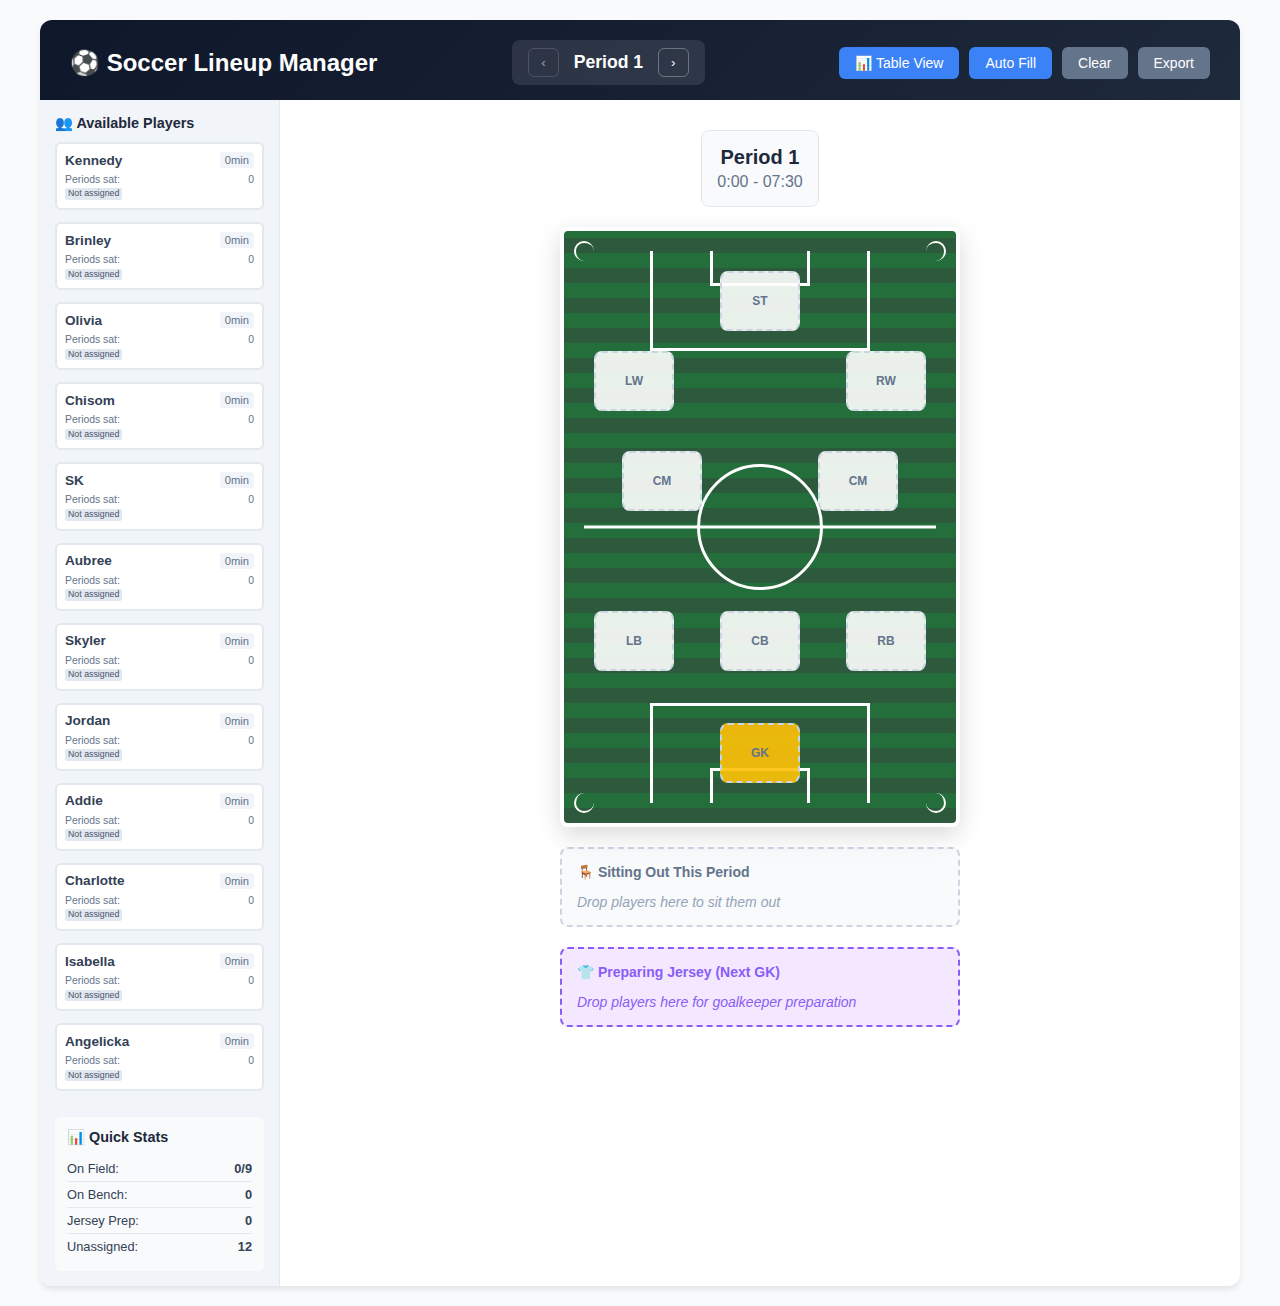
<file: soccer_lineup_manager_v9.html>
<!DOCTYPE html>
<html lang="en">
<head>
    <meta charset="UTF-8">
    <meta name="viewport" content="width=device-width, initial-scale=1.0">
    <title>Youth Soccer Lineup Manager</title>
    <style>
        * {
            margin: 0;
            padding: 0;
            box-sizing: border-box;
        }

        body {
            font-family: -apple-system, BlinkMacSystemFont, 'Segoe UI', Roboto, sans-serif;
            background: #f8fafc;
            min-height: 100vh;
            padding: 20px;
            color: #334155;
        }

        .app-container {
            max-width: 1200px;
            margin: 0 auto;
            background: white;
            border-radius: 12px;
            box-shadow: 0 4px 6px -1px rgba(0, 0, 0, 0.1);
            overflow: hidden;
        }

        .header {
            background: linear-gradient(135deg, #0f172a 0%, #1e293b 100%);
            color: white;
            padding: 20px 30px 15px 30px;
            display: flex;
            justify-content: space-between;
            align-items: center;
            flex-wrap: wrap;
            gap: 20px;
        }

        .header h1 {
            font-size: 1.5rem;
            font-weight: 700;
        }

        .period-nav {
            display: flex;
            align-items: center;
            gap: 15px;
            background: rgba(255, 255, 255, 0.1);
            padding: 8px 16px;
            border-radius: 8px;
        }

        .period-nav button {
            background: none;
            border: 1px solid rgba(255, 255, 255, 0.3);
            color: white;
            padding: 6px 12px;
            border-radius: 6px;
            cursor: pointer;
            transition: all 0.2s;
        }

        .period-nav button:hover {
            background: rgba(255, 255, 255, 0.1);
        }

        .period-nav button:disabled {
            opacity: 0.5;
            cursor: not-allowed;
        }

        .current-period {
            font-weight: 600;
            font-size: 1.1rem;
        }

        .quick-actions {
            display: flex;
            gap: 10px;
        }

        .btn {
            background: #3b82f6;
            color: white;
            border: none;
            padding: 8px 16px;
            border-radius: 6px;
            font-size: 0.875rem;
            cursor: pointer;
            transition: all 0.2s;
            font-weight: 500;
        }

        .btn:hover {
            background: #2563eb;
            transform: translateY(-1px);
        }

        .btn-secondary {
            background: #64748b;
        }

        .btn-secondary:hover {
            background: #475569;
        }

        .main-content {
            display: grid;
            grid-template-columns: 240px 1fr;
            min-height: 600px;
        }

        .sidebar {
            background: #f1f5f9;
            padding: 15px;
            border-right: 1px solid #e2e8f0;
        }

        .player-pool {
            margin-bottom: 20px;
        }

        .pool-title {
            font-weight: 600;
            margin-bottom: 10px;
            color: #1e293b;
            display: flex;
            align-items: center;
            gap: 6px;
            font-size: 0.9rem;
        }

        .player-list {
            display: flex;
            flex-direction: column;
            gap: 6px;
        }

        .player-card {
            background: white;
            padding: 8px;
            border-radius: 6px;
            border: 2px solid #e2e8f0;
            cursor: grab;
            transition: all 0.2s;
            user-select: none;
            margin-bottom: 6px;
        }

        .player-card:hover {
            border-color: #3b82f6;
            transform: translateY(-1px);
            box-shadow: 0 2px 4px rgba(59, 130, 246, 0.1);
        }

        .player-card.dragging {
            opacity: 0.5;
            transform: rotate(5deg);
        }

        .player-card.assigned {
            background: #f0f9ff;
            border-color: #3b82f6;
        }

        .player-header {
            display: flex;
            justify-content: space-between;
            align-items: center;
            margin-bottom: 6px;
        }

        .player-name {
            font-weight: 600;
            font-size: 0.85rem;
        }

        .player-time {
            font-size: 0.7rem;
            color: #64748b;
            background: #f1f5f9;
            padding: 2px 5px;
            border-radius: 3px;
            font-weight: 500;
        }

        .player-stats {
            font-size: 0.65rem;
            color: #64748b;
            line-height: 1.1;
        }

        .stat-line {
            display: flex;
            justify-content: space-between;
            margin-bottom: 2px;
        }

        .position-badges {
            display: flex;
            flex-wrap: wrap;
            gap: 2px;
            margin-top: 3px;
        }

        .position-badge {
            background: #e2e8f0;
            color: #475569;
            padding: 1px 3px;
            border-radius: 2px;
            font-size: 0.55rem;
            font-weight: 500;
        }

        .position-badge.active {
            background: #3b82f6;
            color: white;
        }

        .field-container {
            padding: 30px;
            display: flex;
            flex-direction: column;
            align-items: center;
            gap: 20px;
        }

        .period-info {
            text-align: center;
            background: #f8fafc;
            padding: 15px;
            border-radius: 8px;
            border: 1px solid #e2e8f0;
        }

        .period-title {
            font-size: 1.25rem;
            font-weight: 600;
            color: #1e293b;
        }

        .period-time {
            color: #64748b;
            margin-top: 4px;
        }

        .soccer-field {
            background: 
                /* Grass texture with stripes */
                repeating-linear-gradient(
                    0deg,
                    #2d5a3d 0px,
                    #2d5a3d 15px,
                    #236e3a 15px,
                    #236e3a 30px
                );
            border-radius: 8px;
            padding: 20px;
            position: relative;
            width: 400px;
            height: 600px;
            border: 4px solid white;
            box-shadow: 0 8px 25px rgba(0, 0, 0, 0.15);
            margin: 0 auto;
        }

        .field-lines {
            position: absolute;
            top: 20px;
            left: 20px;
            right: 20px;
            bottom: 20px;
            pointer-events: none;
        }

        /* Center line */
        .field-lines::before {
            content: '';
            position: absolute;
            width: 100%;
            height: 3px;
            background: white;
            top: 50%;
            left: 0;
            transform: translateY(-50%);
        }

        /* Center circle */
        .field-lines::after {
            content: '';
            position: absolute;
            width: 120px;
            height: 120px;
            border: 3px solid white;
            border-radius: 50%;
            top: 50%;
            left: 50%;
            transform: translate(-50%, -50%);
        }

        /* Penalty areas and goal areas */
        .field-lines .penalty-area-top {
            position: absolute;
            top: 0;
            left: 50%;
            transform: translateX(-50%);
            width: 220px;
            height: 100px;
            border: 3px solid white;
            border-top: none;
        }

        .field-lines .penalty-area-bottom {
            position: absolute;
            bottom: 0;
            left: 50%;
            transform: translateX(-50%);
            width: 220px;
            height: 100px;
            border: 3px solid white;
            border-bottom: none;
        }

        .field-lines .goal-area-top {
            position: absolute;
            top: 0;
            left: 50%;
            transform: translateX(-50%);
            width: 100px;
            height: 35px;
            border: 3px solid white;
            border-top: none;
        }

        .field-lines .goal-area-bottom {
            position: absolute;
            bottom: 0;
            left: 50%;
            transform: translateX(-50%);
            width: 100px;
            height: 35px;
            border: 3px solid white;
            border-bottom: none;
        }

        /* Corner arcs */
        .field-lines .corner-arc {
            position: absolute;
            width: 20px;
            height: 20px;
            border: 2px solid white;
            border-radius: 50%;
        }

        .field-lines .corner-arc.top-left {
            top: -10px;
            left: -10px;
            border-right: none;
            border-bottom: none;
        }

        .field-lines .corner-arc.top-right {
            top: -10px;
            right: -10px;
            border-left: none;
            border-bottom: none;
        }

        .field-lines .corner-arc.bottom-left {
            bottom: -10px;
            left: -10px;
            border-right: none;
            border-top: none;
        }

        .field-lines .corner-arc.bottom-right {
            bottom: -10px;
            right: -10px;
            border-left: none;
            border-top: none;
        }

        .position-slot {
            position: absolute;
            width: 80px;
            height: 60px;
            background: rgba(255, 255, 255, 0.9);
            border: 2px dashed #cbd5e1;
            border-radius: 8px;
            display: flex;
            flex-direction: column;
            align-items: center;
            justify-content: center;
            font-size: 0.75rem;
            font-weight: 600;
            color: #64748b;
            transition: all 0.2s;
            cursor: pointer;
        }

        .position-slot:hover {
            border-color: #3b82f6;
            background: rgba(59, 130, 246, 0.1);
        }

        .position-slot.filled {
            background: white;
            border: 2px solid #10b981;
            color: #1e293b;
        }

        .position-slot.drop-target {
            border-color: #3b82f6;
            background: rgba(59, 130, 246, 0.2);
            transform: scale(1.05);
        }

        /* Position Layout - Vertical field orientation */
        .striker { top: 40px; left: 50%; transform: translateX(-50%); }
        .left-wing { top: 120px; left: 30px; }
        .right-wing { top: 120px; right: 30px; }
        .center-mid-left { top: 220px; left: 25%; transform: translateX(-50%); }
        .center-mid-right { top: 220px; right: 25%; transform: translateX(50%); }
        .left-back { top: 380px; left: 30px; }
        .center-back { top: 380px; left: 50%; transform: translateX(-50%); }
        .right-back { top: 380px; right: 30px; }
        .goalkeeper { bottom: 40px; left: 50%; transform: translateX(-50%); background: rgba(255, 193, 7, 0.9); }

        .bench-area {
            background: #f8fafc;
            border: 2px dashed #cbd5e1;
            border-radius: 8px;
            padding: 15px;
            width: 400px;
            min-height: 80px;
            display: flex;
            flex-wrap: wrap;
            gap: 8px;
            align-items: center;
            transition: all 0.2s;
        }

        .bench-area.drop-target {
            border-color: #ef4444;
            background: rgba(239, 68, 68, 0.1);
        }

        .bench-title {
            font-size: 0.875rem;
            font-weight: 600;
            color: #64748b;
            width: 100%;
            margin-bottom: 5px;
        }

        .bench-player {
            background: #fee2e2;
            color: #dc2626;
            padding: 6px 12px;
            border-radius: 6px;
            font-size: 0.875rem;
            font-weight: 500;
            cursor: pointer;
            border: 1px solid #fecaca;
            transition: all 0.2s;
        }

        .bench-player:hover {
            background: #fecaca;
            transform: translateY(-1px);
        }

        .stats-summary {
            background: #f8fafc;
            padding: 12px;
            border-radius: 6px;
            margin-top: 15px;
        }

        .stats-row {
            display: flex;
            justify-content: space-between;
            align-items: center;
            padding: 5px 0;
            border-bottom: 1px solid #e2e8f0;
            font-size: 0.8rem;
        }

        .stats-row:last-child {
            border-bottom: none;
        }

        .empty-message {
            color: #94a3b8;
            font-style: italic;
            font-size: 0.875rem;
        }

        @media (max-width: 768px) {
            .main-content {
                grid-template-columns: 1fr;
            }
            
            .sidebar {
                border-right: none;
                border-bottom: 1px solid #e2e8f0;
            }
            
            .header {
                flex-direction: column;
                text-align: center;
            }
            
            .period-nav {
                order: -1;
            }
        }

        .tooltip {
            position: absolute;
            background: #1e293b;
            color: white;
            padding: 8px 12px;
            border-radius: 6px;
            font-size: 0.875rem;
            pointer-events: none;
            z-index: 1000;
            opacity: 0;
            transition: opacity 0.2s;
        }

        .tooltip.show {
            opacity: 1;
        }

        .period-nav.hidden {
            display: none !important;
        }

        /* Table View Styles */
        .table-view {
            display: none;
            padding: 0 30px 20px 30px;
            overflow-x: auto;
        }

        .lineup-table {
            width: 100%;
            border-collapse: collapse;
            background: white;
            border-radius: 8px;
            box-shadow: 0 2px 4px rgba(0, 0, 0, 0.1);
            min-width: 800px;
        }

        .lineup-table th,
        .lineup-table td {
            padding: 12px 8px;
            text-align: center;
            border-bottom: 1px solid #e2e8f0;
            font-size: 0.875rem;
        }

        .lineup-table th {
            background: #f8fafc;
            font-weight: 600;
            color: #374151;
            position: sticky;
            top: 0;
            z-index: 10;
        }

        .lineup-table th:first-child,
        .lineup-table td:first-child {
            text-align: left;
            font-weight: 600;
            background: #f8fafc;
            position: sticky;
            left: 0;
            z-index: 5;
            border-right: 2px solid #e2e8f0;
        }

        .lineup-table th:first-child {
            z-index: 15;
        }

        .lineup-table th:last-child,
        .lineup-table td:last-child {
            text-align: left;
            border-left: 2px solid #e2e8f0;
            background: #f8fafc;
            min-width: 200px;
            font-size: 0.75rem;
        }

        .lineup-table tbody tr:nth-child(even) {
            background: #f8fafc;
        }

        .lineup-table tbody tr:nth-child(odd) {
            background: white;
        }

        .lineup-table tbody tr:hover {
            background: #e0f2fe !important;
        }

        .position-cell {
            font-weight: 600;
            padding: 4px 8px;
            border-radius: 4px;
            display: inline-block;
            min-width: 35px;
            text-align: center;
            line-height: 1.2;
            vertical-align: middle;
        }

        .substitution-info {
            font-size: 0.6rem;
            font-weight: normal;
            opacity: 0.8;
            display: block;
            margin-top: 1px;
        }

        .field-substitution-info {
            font-size: 0.6rem;
            font-weight: normal;
            opacity: 0.7;
            color: #64748b;
            margin-top: 2px;
        }

        .position-cell.striker { background: #9C27B0; color: white; }
        .position-cell.wing { background: #4CAF50; color: white; }
        .position-cell.midfield { background: #2196F3; color: white; }
        .position-cell.defense { background: #FFC107; color: black; }
        .position-cell.goalkeeper { background: #FF9800; color: white; }
        .position-cell.bench { background: #F44336; color: white; }
        .position-cell.jersey { background: #8B5CF6; color: white; }

        .table-stats {
            font-size: 0.7rem;
            line-height: 1.3;
        }

        .period-header {
            writing-mode: horizontal-tb;
            transform: none;
            white-space: nowrap;
        }

        .table-controls {
            display: flex;
            justify-content: space-between;
            align-items: center;
            margin: 0 0 5px 0;
            flex-wrap: wrap;
            gap: 10px;
        }

        .table-title {
            font-size: 1.25rem;
            font-weight: 600;
            color: #1e293b;
        }

        @media (max-width: 768px) {
            .table-view {
                padding: 10px;
            }
            
            .lineup-table th,
            .lineup-table td {
                padding: 8px 4px;
                font-size: 0.75rem;
            }
            
            .lineup-table th:last-child,
            .lineup-table td:last-child {
                min-width: 150px;
                font-size: 0.65rem;
            }
        }
    </style>
</head>
<body>
    <div class="app-container">
        <div class="header">
            <h1>⚽ Soccer Lineup Manager</h1>
            
            <div class="period-nav">
                <button onclick="previousPeriod()" id="prevBtn">‹</button>
                <span class="current-period" id="currentPeriodText">Period 1</span>
                <button onclick="nextPeriod()" id="nextBtn">›</button>
            </div>
            
            <div class="quick-actions">
                <button class="btn" onclick="toggleView()" id="viewToggle">📊 Table View</button>
                <button class="btn" onclick="autoFill()">Auto Fill</button>
                <button class="btn btn-secondary" onclick="clearPeriod()">Clear</button>
                <button class="btn btn-secondary" onclick="exportLineup()">Export</button>
            </div>
        </div>

        <div class="main-content">
            <div class="sidebar">
                <div class="player-pool">
                    <div class="pool-title">
                        👥 Available Players
                    </div>
                    <div class="player-list" id="playerList">
                        <!-- Players will be populated here -->
                    </div>
                </div>

                <div class="stats-summary">
                    <div class="pool-title">📊 Quick Stats</div>
                    <div id="quickStats">
                        <!-- Stats will be shown here -->
                    </div>
                </div>
            </div>

            <div class="field-container" id="fieldView">
                <div class="period-info">
                    <div class="period-title" id="periodTitle">Period 1</div>
                    <div class="period-time" id="periodTime">0:00 - 7:30</div>
                </div>

                <div class="soccer-field">
                    <div class="field-lines">
                        <div class="penalty-area-top"></div>
                        <div class="penalty-area-bottom"></div>
                        <div class="goal-area-top"></div>
                        <div class="goal-area-bottom"></div>
                        <div class="corner-arc top-left"></div>
                        <div class="corner-arc top-right"></div>
                        <div class="corner-arc bottom-left"></div>
                        <div class="corner-arc bottom-right"></div>
                    </div>
                    
                    <div class="position-slot striker" data-position="striker">
                        <div class="position-label">ST</div>
                        <div class="player-name"></div>
                    </div>
                    
                    <div class="position-slot left-wing" data-position="left-wing">
                        <div class="position-label">LW</div>
                        <div class="player-name"></div>
                    </div>
                    
                    <div class="position-slot right-wing" data-position="right-wing">
                        <div class="position-label">RW</div>
                        <div class="player-name"></div>
                    </div>
                    
                    <div class="position-slot center-mid-left" data-position="center-mid-left">
                        <div class="position-label">CM</div>
                        <div class="player-name"></div>
                    </div>
                    
                    <div class="position-slot center-mid-right" data-position="center-mid-right">
                        <div class="position-label">CM</div>
                        <div class="player-name"></div>
                    </div>
                    
                    <div class="position-slot left-back" data-position="left-back">
                        <div class="position-label">LB</div>
                        <div class="player-name"></div>
                    </div>
                    
                    <div class="position-slot center-back" data-position="center-back">
                        <div class="position-label">CB</div>
                        <div class="player-name"></div>
                    </div>
                    
                    <div class="position-slot right-back" data-position="right-back">
                        <div class="position-label">RB</div>
                        <div class="player-name"></div>
                    </div>
                    
                    <div class="position-slot goalkeeper" data-position="goalkeeper">
                        <div class="position-label">GK</div>
                        <div class="player-name"></div>
                    </div>
                </div>

                <div class="bench-area" id="benchArea">
                    <div class="bench-title">🪑 Sitting Out This Period</div>
                    <div class="empty-message" id="benchEmpty">Drop players here to sit them out</div>
                </div>

                <div class="bench-area" id="jerseyArea" style="border-color: #8B5CF6; background: #F3E8FF;">
                    <div class="bench-title" style="color: #8B5CF6;">👕 Preparing Jersey (Next GK)</div>
                    <div class="empty-message" id="jerseyEmpty" style="color: #8B5CF6;">Drop players here for goalkeeper preparation</div>
                </div>
            </div>
        </div>

        <div class="table-view" id="tableView">
            <div class="table-controls">
                <div class="table-title">📊 Complete Game Overview</div>
                <div>
                    <button class="btn btn-secondary" onclick="clearAllPeriods()">Clear All</button>
                    <button class="btn" onclick="autoFillAll()">Auto Fill All</button>
                </div>
            </div>
            
            <table class="lineup-table" id="lineupTable">
                <thead>
                    <tr>
                        <th>Player</th>
                        <th class="period-header">Period 1<br><small>0:00-7:30</small></th>
                        <th class="period-header">Period 2<br><small>7:30-15:00</small></th>
                        <th class="period-header">Period 3<br><small>15:00-22:30</small></th>
                        <th class="period-header">Period 4<br><small>22:30-30:00</small></th>
                        <th class="period-header">Period 5<br><small>30:00-37:30</small></th>
                        <th class="period-header">Period 6<br><small>37:30-45:00</small></th>
                        <th class="period-header">Period 7<br><small>45:00-52:30</small></th>
                        <th class="period-header">Period 8<br><small>52:30-60:00</small></th>
                        <th>Summary Stats</th>
                    </tr>
                </thead>
                <tbody id="lineupTableBody">
                    <!-- Table rows will be populated here -->
                </tbody>
            </table>
        </div>
    </div>

    <div class="tooltip" id="tooltip"></div>

    <script src="https://cdnjs.cloudflare.com/ajax/libs/html2canvas/1.4.1/html2canvas.min.js"></script>
    <script>
        const players = {
            'Kennedy': ['Striker', 'Wing', 'Midfield'],
            'Brinley': ['Striker', 'Wing', 'Midfield'],
            'Olivia': ['Back'],
            'Chisom': ['Back'],
            'SK': ['Back', 'Goalkeeper'],
            'Aubree': ['All'],
            'Skyler': ['Midfield', 'Defense'],
            'Jordan': ['All'],
            'Addie': ['All'],
            'Charlotte': ['All except GK'],
            'Isabella': ['All except GK'],
            'Angelicka': ['Midfield', 'Defense']
        };

        const positions = [
            'striker', 'left-wing', 'right-wing', 
            'center-mid-left', 'center-mid-right',
            'left-back', 'center-back', 'right-back', 'goalkeeper'
        ];

        let currentPeriod = 1;
        let lineup = {};
        let draggedPlayer = null;
        let isTableView = false;

        // Initialize lineup structure
        function initializeLineup() {
            for (let period = 1; period <= 8; period++) {
                lineup[period] = {
                    positions: {},
                    bench: [], // Regular sitting players
                    jersey: [] // Players sitting to prepare for goalkeeper duty
                };
                positions.forEach(pos => {
                    lineup[period].positions[pos] = null;
                });
            }
        }

        // Initialize the app
        function init() {
            initializeLineup();
            renderPlayerList();
            updateDisplay();
            setupDragAndDrop();
        }

        // Render player list
        function renderPlayerList() {
            const playerList = document.getElementById('playerList');
            const playerCards = Object.keys(players).map(playerName => {
                const stats = calculateDetailedPlayerStats(playerName);
                const positionBadges = Object.entries(stats.positions)
                    .filter(([pos, count]) => count > 0)
                    .map(([pos, count]) => `<span class="position-badge">${getPositionAbbrev(pos)}:${count}</span>`)
                    .join('');
                
                return `
                    <div class="player-card" draggable="true" data-player="${playerName}">
                        <div class="player-header">
                            <span class="player-name">${playerName}</span>
                            <span class="player-time">${stats.totalMinutes}min</span>
                        </div>
                        <div class="player-stats">
                            <div class="stat-line">
                                <span>Periods sat:</span>
                                <span>${stats.benchPeriods}</span>
                            </div>
                            <div class="position-badges">
                                ${positionBadges || '<span class="position-badge">Not assigned</span>'}
                            </div>
                        </div>
                    </div>
                `;
            }).join('');
            
            playerList.innerHTML = playerCards;
        }

        // Calculate detailed player statistics
        function calculateDetailedPlayerStats(playerName) {
            const stats = {
                totalMinutes: 0,
                benchPeriods: 0,
                positions: {
                    'striker': 0,
                    'left-wing': 0,
                    'right-wing': 0,
                    'center-mid-left': 0,
                    'center-mid-right': 0,
                    'left-back': 0,
                    'center-back': 0,
                    'right-back': 0,
                    'goalkeeper': 0
                }
            };

            for (let period = 1; period <= 8; period++) {
                const periodData = lineup[period];
                
                // Check if player is on bench (regular or jersey)
                if (periodData.bench.includes(playerName) || 
                    (periodData.jersey && periodData.jersey.includes(playerName))) {
                    stats.benchPeriods++;
                    continue;
                }
                
                // Check which position player is in
                for (const [position, assignedPlayer] of Object.entries(periodData.positions)) {
                    if (assignedPlayer === playerName) {
                        stats.totalMinutes += 7.5;
                        stats.positions[position]++;
                        break;
                    }
                }
            }

            return stats;
        }

        // Get substitution information for a player in a specific period/position
        function getSubstitutionInfo(period, position, currentPlayer) {
            if (period === 1) return null; // No substitutions in first period
            
            const previousPeriod = period - 1;
            const previousPlayer = lineup[previousPeriod].positions[position];
            
            // Check if this is a substitution (different player in same position)
            if (previousPlayer && previousPlayer !== currentPlayer) {
                return previousPlayer;
            }
            
            return null;
        }

        // Get position abbreviation
        function getPositionAbbrev(position) {
            const abbrevMap = {
                'striker': 'ST',
                'left-wing': 'LW',
                'right-wing': 'RW',
                'center-mid-left': 'CM',
                'center-mid-right': 'CM',
                'left-back': 'LB',
                'center-back': 'CB',
                'right-back': 'RB',
                'goalkeeper': 'GK'
            };
            return abbrevMap[position] || position;
        }

        // Calculate player total minutes
        function calculatePlayerMinutes(playerName) {
            let totalMinutes = 0;
            for (let period = 1; period <= 8; period++) {
                const periodData = lineup[period];
                const isPlaying = Object.values(periodData.positions).includes(playerName);
                if (isPlaying) {
                    totalMinutes += 7.5;
                }
            }
            return totalMinutes;
        }

        // Setup drag and drop
        function setupDragAndDrop() {
            // Player card drag events
            document.addEventListener('dragstart', (e) => {
                if (e.target.classList.contains('player-card')) {
                    draggedPlayer = e.target.dataset.player;
                    e.target.classList.add('dragging');
                }
            });

            document.addEventListener('dragend', (e) => {
                if (e.target.classList.contains('player-card')) {
                    e.target.classList.remove('dragging');
                    draggedPlayer = null;
                }
            });

            // Position slot drop events
            positions.forEach(position => {
                const slot = document.querySelector(`[data-position="${position}"]`);
                
                slot.addEventListener('dragover', (e) => {
                    e.preventDefault();
                    slot.classList.add('drop-target');
                });

                slot.addEventListener('dragleave', () => {
                    slot.classList.remove('drop-target');
                });

                slot.addEventListener('drop', (e) => {
                    e.preventDefault();
                    slot.classList.remove('drop-target');
                    
                    if (draggedPlayer && canPlayerPlayPosition(draggedPlayer, position)) {
                        assignPlayerToPosition(draggedPlayer, position);
                    }
                });

                // Click to assign/remove
                slot.addEventListener('click', () => {
                    if (lineup[currentPeriod].positions[position]) {
                        removePlayerFromPosition(position);
                    }
                });
            });

            // Bench area drop events
            const benchArea = document.getElementById('benchArea');
            benchArea.addEventListener('dragover', (e) => {
                e.preventDefault();
                benchArea.classList.add('drop-target');
            });

            benchArea.addEventListener('dragleave', () => {
                benchArea.classList.remove('drop-target');
            });

            benchArea.addEventListener('drop', (e) => {
                e.preventDefault();
                benchArea.classList.remove('drop-target');
                
                if (draggedPlayer) {
                    addPlayerToBench(draggedPlayer);
                }
            });

            // Jersey area drop events
            const jerseyArea = document.getElementById('jerseyArea');
            jerseyArea.addEventListener('dragover', (e) => {
                e.preventDefault();
                jerseyArea.classList.add('drop-target');
            });

            jerseyArea.addEventListener('dragleave', () => {
                jerseyArea.classList.remove('drop-target');
            });

            jerseyArea.addEventListener('drop', (e) => {
                e.preventDefault();
                jerseyArea.classList.remove('drop-target');
                
                if (draggedPlayer) {
                    addPlayerToJersey(draggedPlayer);
                }
            });
        }

        // Check if player can play position
        function canPlayerPlayPosition(playerName, position) {
            const preferences = players[playerName];
            if (!preferences) return false;

            if (preferences.includes('All')) return true;
            if (preferences.includes('All except GK') && position !== 'goalkeeper') return true;
            
            const positionMap = {
                'striker': 'Striker',
                'left-wing': 'Wing',
                'right-wing': 'Wing',
                'center-mid-left': 'Midfield',
                'center-mid-right': 'Midfield',
                'left-back': ['Back', 'Defense'],
                'center-back': ['Back', 'Defense'],
                'right-back': ['Back', 'Defense'],
                'goalkeeper': 'Goalkeeper'
            };

            const requiredSkills = positionMap[position];
            if (Array.isArray(requiredSkills)) {
                return requiredSkills.some(skill => preferences.includes(skill));
            }
            
            return preferences.includes(requiredSkills);
        }

        // Assign player to position
        function assignPlayerToPosition(playerName, position) {
            // Remove player from current position/bench
            removePlayerFromAll(playerName);
            
            // Assign to new position
            lineup[currentPeriod].positions[position] = playerName;
            updateDisplay();
        }

        // Remove player from position
        function removePlayerFromPosition(position) {
            lineup[currentPeriod].positions[position] = null;
            updateDisplay();
        }

        // Add player to bench
        function addPlayerToBench(playerName) {
            // Remove from current position/bench/jersey
            removePlayerFromAll(playerName);
            
            // Add to bench
            if (!lineup[currentPeriod].bench.includes(playerName)) {
                lineup[currentPeriod].bench.push(playerName);
            }
            updateDisplay();
        }

        // Add player to jersey preparation
        function addPlayerToJersey(playerName) {
            // Remove from current position/bench/jersey
            removePlayerFromAll(playerName);
            
            // Add to jersey
            if (!lineup[currentPeriod].jersey) {
                lineup[currentPeriod].jersey = [];
            }
            if (!lineup[currentPeriod].jersey.includes(playerName)) {
                lineup[currentPeriod].jersey.push(playerName);
            }
            updateDisplay();
        }

        // Remove player from all positions, bench, and jersey
        function removePlayerFromAll(playerName) {
            // Remove from positions
            positions.forEach(pos => {
                if (lineup[currentPeriod].positions[pos] === playerName) {
                    lineup[currentPeriod].positions[pos] = null;
                }
            });
            
            // Remove from bench
            lineup[currentPeriod].bench = lineup[currentPeriod].bench.filter(p => p !== playerName);
            
            // Remove from jersey
            if (lineup[currentPeriod].jersey) {
                lineup[currentPeriod].jersey = lineup[currentPeriod].jersey.filter(p => p !== playerName);
            }
        }

        // Update display
        function updateDisplay() {
            updatePeriodInfo();
            updatePositions();
            updateBench();
            updatePlayerList();
            updateQuickStats();
            updateNavigationButtons();
            if (isTableView) {
                renderLineupTable();
            }
        }

        // Toggle between field view and table view
        function toggleView() {
            isTableView = !isTableView;
            const fieldView = document.getElementById('fieldView');
            const tableView = document.getElementById('tableView');
            const viewToggle = document.getElementById('viewToggle');
            const sidebar = document.querySelector('.sidebar');
            const mainContent = document.querySelector('.main-content');
            const periodNav = document.querySelector('.period-nav');
            
            if (isTableView) {
                mainContent.style.display = 'none';
                tableView.style.display = 'block';
                periodNav.classList.add('hidden'); // Add hidden class in table view
                viewToggle.textContent = '⚽ Field View';
                renderLineupTable();
            } else {
                mainContent.style.display = 'grid';
                tableView.style.display = 'none';
                periodNav.classList.remove('hidden'); // Remove hidden class in field view
                viewToggle.textContent = '📊 Table View';
            }
        }

        // Render the lineup table
        function renderLineupTable() {
            const tbody = document.getElementById('lineupTableBody');
            const playerNames = Object.keys(players);
            
            tbody.innerHTML = playerNames.map(playerName => {
                const stats = calculateDetailedPlayerStats(playerName);
                
                // Generate cells for each period
                const periodCells = [];
                for (let period = 1; period <= 8; period++) {
                    let cellContent = '';
                    let cellClass = '';
                    
                    // Check if player is sitting for jersey prep
                    if (lineup[period].jersey && lineup[period].jersey.includes(playerName)) {
                        cellContent = 'JERSEY';
                        cellClass = 'jersey';
                    }
                    // Check if player is on bench
                    else if (lineup[period].bench.includes(playerName)) {
                        cellContent = 'BENCH';
                        cellClass = 'bench';
                    } else {
                        // Check which position player is in
                        for (const [position, assignedPlayer] of Object.entries(lineup[period].positions)) {
                            if (assignedPlayer === playerName) {
                                cellContent = getPositionAbbrev(position);
                                cellClass = getPositionClass(position);
                                
                                // Check for substitution
                                const substitutedPlayer = getSubstitutionInfo(period, position, playerName);
                                if (substitutedPlayer) {
                                    cellContent += `<span class="substitution-info">(${substitutedPlayer})</span>`;
                                }
                                break;
                            }
                        }
                    }
                    
                    if (cellContent) {
                        periodCells.push(`<td><span class="position-cell ${cellClass}">${cellContent}</span></td>`);
                    } else {
                        periodCells.push(`<td>-</td>`);
                    }
                }
                
                // Create stats summary
                const positionCounts = Object.entries(stats.positions)
                    .filter(([pos, count]) => count > 0)
                    .map(([pos, count]) => `${getPositionAbbrev(pos)}:${count}`)
                    .join(', ');
                
                const statsContent = `
                    <div class="table-stats">
                        <div><strong>${stats.totalMinutes} min</strong></div>
                        <div>${stats.benchPeriods} sits</div>
                        <div>${positionCounts || 'No positions'}</div>
                    </div>
                `;
                
                return `
                    <tr>
                        <td>${playerName}</td>
                        ${periodCells.join('')}
                        <td>${statsContent}</td>
                    </tr>
                `;
            }).join('');
        }

        // Get position class for styling
        function getPositionClass(position) {
            const classMap = {
                'striker': 'striker',
                'left-wing': 'wing',
                'right-wing': 'wing',
                'center-mid-left': 'midfield',
                'center-mid-right': 'midfield',
                'left-back': 'defense',
                'center-back': 'defense',
                'right-back': 'defense',
                'goalkeeper': 'goalkeeper'
            };
            return classMap[position] || '';
        }

        // Clear all periods
        function clearAllPeriods() {
            if (confirm('This will clear ALL periods. Are you sure?')) {
                initializeLineup();
                updateDisplay();
            }
        }

        // Auto fill all periods with goalkeeper rotation rules
        function autoFillAll() {
            if (!confirm('This will overwrite ALL periods with automatic assignments. Are you sure?')) {
                return;
            }
            
            // Clear all periods first
            initializeLineup();
            
            // Define goalkeeper rotation: periods 1-3, 4-6, 7-8
            const goalkeepers = ['Aubree', 'Jordan', 'SK'];
            const gkRotation = [
                { gk: 'Aubree', periods: [1, 2, 3], jersey: 8, restAfter: 4 },
                { gk: 'Jordan', periods: [4, 5, 6], jersey: 3, restAfter: 7 },
                { gk: 'SK', periods: [7, 8], jersey: 6, restAfter: null }
            ];
            
            // Assign goalkeepers and their mandatory bench periods
            gkRotation.forEach(({ gk, periods, jersey, restAfter }) => {
                // Assign goalkeeper periods
                periods.forEach(period => {
                    lineup[period].positions['goalkeeper'] = gk;
                });
                
                // Assign jersey preparation period
                if (jersey && lineup[jersey].jersey) {
                    lineup[jersey].jersey.push(gk);
                }
                
                // Assign rest period after goalkeeper duty
                if (restAfter && lineup[restAfter].bench) {
                    lineup[restAfter].bench.push(gk);
                }
            });
            
            // Fill remaining positions with smart rotation for each period
            for (let period = 1; period <= 8; period++) {
                fillNonGoalkeeperPositions(period);
            }
            
            // Apply position continuity rule (keep players in same positions when possible)
            applyPositionContinuity();
            
            updateDisplay();
        }

        // Fill non-goalkeeper positions for a period
        function fillNonGoalkeeperPositions(period) {
            const assignedPlayers = new Set();
            
            // Add already assigned players (GK, jersey, bench)
            if (lineup[period].positions['goalkeeper']) {
                assignedPlayers.add(lineup[period].positions['goalkeeper']);
            }
            if (lineup[period].jersey) {
                lineup[period].jersey.forEach(p => assignedPlayers.add(p));
            }
            lineup[period].bench.forEach(p => assignedPlayers.add(p));
            
            // Get available players
            const availablePlayers = Object.keys(players).filter(p => !assignedPlayers.has(p));
            
            // Position priority for filling (most important positions first)
            const positionPriority = [
                'striker', 'center-back', 'left-back', 'right-back',
                'center-mid-left', 'center-mid-right', 'left-wing', 'right-wing'
            ];
            
            // Try to maintain positions from previous period first
            if (period > 1) {
                positionPriority.forEach(position => {
                    if (!lineup[period].positions[position]) {
                        const previousPlayer = lineup[period - 1].positions[position];
                        if (previousPlayer && availablePlayers.includes(previousPlayer) && 
                            canPlayerPlayPosition(previousPlayer, position)) {
                            lineup[period].positions[position] = previousPlayer;
                            availablePlayers.splice(availablePlayers.indexOf(previousPlayer), 1);
                            assignedPlayers.add(previousPlayer);
                        }
                    }
                });
            }
            
            // Fill remaining empty positions
            positionPriority.forEach(position => {
                if (!lineup[period].positions[position]) {
                    const suitablePlayers = availablePlayers.filter(player => 
                        canPlayerPlayPosition(player, position)
                    );
                    
                    if (suitablePlayers.length > 0) {
                        const selectedPlayer = suitablePlayers[0];
                        lineup[period].positions[position] = selectedPlayer;
                        availablePlayers.splice(availablePlayers.indexOf(selectedPlayer), 1);
                        assignedPlayers.add(selectedPlayer);
                    }
                }
            });
            
            // Put remaining players on bench (limit to 3 per period)
            const remainingPlayers = availablePlayers.slice(0, 3);
            lineup[period].bench.push(...remainingPlayers);
        }

        // Apply position continuity rule across periods
        function applyPositionContinuity() {
            for (let period = 2; period <= 8; period++) {
                const previousPeriod = period - 1;
                
                positions.forEach(position => {
                    if (position === 'goalkeeper') return; // Skip goalkeeper (has its own rules)
                    
                    const previousPlayer = lineup[previousPeriod].positions[position];
                    const currentPlayer = lineup[period].positions[position];
                    
                    // If previous player is available and can play the position, try to keep them
                    if (previousPlayer && !currentPlayer) {
                        const isAvailable = !Object.values(lineup[period].positions).includes(previousPlayer) &&
                                          !lineup[period].bench.includes(previousPlayer) &&
                                          !(lineup[period].jersey && lineup[period].jersey.includes(previousPlayer));
                        
                        if (isAvailable && canPlayerPlayPosition(previousPlayer, position)) {
                            // Find current player in this position and swap if possible
                            if (currentPlayer) {
                                // Try to place current player elsewhere
                                const alternativePosition = findAlternativePosition(currentPlayer, period, position);
                                if (alternativePosition) {
                                    lineup[period].positions[alternativePosition] = currentPlayer;
                                    lineup[period].positions[position] = previousPlayer;
                                }
                            } else {
                                lineup[period].positions[position] = previousPlayer;
                            }
                        }
                    }
                });
            }
        }

        // Find alternative position for a player
        function findAlternativePosition(playerName, period, excludePosition) {
            const availablePositions = positions.filter(pos => 
                pos !== excludePosition && 
                pos !== 'goalkeeper' && 
                !lineup[period].positions[pos] && 
                canPlayerPlayPosition(playerName, pos)
            );
            
            return availablePositions.length > 0 ? availablePositions[0] : null;
        }

        // Auto fill a specific period
        function autoFillPeriod(period) {
            const assignedPlayers = new Set();
            
            // Add already assigned goalkeeper
            if (lineup[period].positions['goalkeeper']) {
                assignedPlayers.add(lineup[period].positions['goalkeeper']);
            }
            
            // Get available players
            const availablePlayers = Object.keys(players).filter(p => !assignedPlayers.has(p));
            
            // Position priority for filling
            const positionPriority = [
                'striker', 'center-back', 'left-back', 'right-back',
                'center-mid-left', 'center-mid-right', 'left-wing', 'right-wing'
            ];
            
            // Assign players to positions
            positionPriority.forEach(position => {
                if (!lineup[period].positions[position]) {
                    const suitablePlayers = availablePlayers.filter(player => 
                        !assignedPlayers.has(player) && canPlayerPlayPosition(player, position)
                    );
                    
                    if (suitablePlayers.length > 0) {
                        const selectedPlayer = suitablePlayers[0];
                        lineup[period].positions[position] = selectedPlayer;
                        assignedPlayers.add(selectedPlayer);
                        availablePlayers.splice(availablePlayers.indexOf(selectedPlayer), 1);
                    }
                }
            });
            
            // Put remaining players on bench (limit to 3 per period)
            const remainingPlayers = availablePlayers.slice(0, 3);
            lineup[period].bench = [...lineup[period].bench, ...remainingPlayers];
        }

        // Distribute bench time more fairly
        function distributesBenchTime() {
            // Count current bench periods for each player
            const benchCounts = {};
            Object.keys(players).forEach(player => {
                benchCounts[player] = 0;
                for (let period = 1; period <= 8; period++) {
                    if (lineup[period].bench.includes(player)) {
                        benchCounts[player]++;
                    }
                }
            });
            
            // Try to balance bench time (each player should sit 2-3 periods)
            for (let period = 1; period <= 8; period++) {
                // If bench is too empty, add players who have sat less
                while (lineup[period].bench.length < 3) {
                    const playingPlayers = Object.values(lineup[period].positions).filter(p => p !== null);
                    const candidatesForBench = playingPlayers.filter(player => {
                        return benchCounts[player] < 2 && 
                               !lineup[period].positions['goalkeeper'] === player; // Don't bench the goalkeeper
                    });
                    
                    if (candidatesForBench.length === 0) break;
                    
                    // Find position player to swap to bench
                    const playerToBench = candidatesForBench[0];
                    for (const [pos, assignedPlayer] of Object.entries(lineup[period].positions)) {
                        if (assignedPlayer === playerToBench) {
                            lineup[period].positions[pos] = null;
                            lineup[period].bench.push(playerToBench);
                            benchCounts[playerToBench]++;
                            break;
                        }
                    }
                }
            }
        }

        // Update period info
        function updatePeriodInfo() {
            const startTime = (currentPeriod - 1) * 7.5;
            const endTime = currentPeriod * 7.5;
            
            document.getElementById('currentPeriodText').textContent = `Period ${currentPeriod}`;
            document.getElementById('periodTitle').textContent = `Period ${currentPeriod}`;
            document.getElementById('periodTime').textContent = `${startTime}:00 - ${endTime < 10 ? '0' : ''}${Math.floor(endTime)}:${(endTime % 1 * 60).toString().padStart(2, '0')}`;
        }

        // Update position displays
        function updatePositions() {
            positions.forEach(position => {
                const slot = document.querySelector(`[data-position="${position}"]`);
                const playerName = lineup[currentPeriod].positions[position];
                const playerNameDiv = slot.querySelector('.player-name');
                const label = slot.querySelector('.position-label');
                
                if (playerName) {
                    // Check for substitution
                    const substitutedPlayer = getSubstitutionInfo(currentPeriod, position, playerName);
                    
                    if (substitutedPlayer) {
                        playerNameDiv.innerHTML = `${playerName}<div class="field-substitution-info">(${substitutedPlayer})</div>`;
                    } else {
                        playerNameDiv.textContent = playerName;
                    }
                    
                    label.style.fontSize = '0.6rem';
                    slot.classList.add('filled');
                } else {
                    playerNameDiv.textContent = '';
                    label.style.fontSize = '0.75rem';
                    slot.classList.remove('filled');
                }
            });
        }

        // Update bench display
        function updateBench() {
            // Update regular bench
            const benchArea = document.getElementById('benchArea');
            const emptyMessage = document.getElementById('benchEmpty');
            const benchPlayers = lineup[currentPeriod].bench;
            
            // Remove existing bench players
            benchArea.querySelectorAll('.bench-player').forEach(el => el.remove());
            
            if (benchPlayers.length === 0) {
                emptyMessage.style.display = 'block';
            } else {
                emptyMessage.style.display = 'none';
                benchPlayers.forEach(playerName => {
                    const playerDiv = document.createElement('div');
                    playerDiv.className = 'bench-player';
                    playerDiv.textContent = playerName;
                    playerDiv.addEventListener('click', () => {
                        removePlayerFromAll(playerName);
                        updateDisplay();
                    });
                    benchArea.appendChild(playerDiv);
                });
            }

            // Update jersey preparation area
            const jerseyArea = document.getElementById('jerseyArea');
            const jerseyEmpty = document.getElementById('jerseyEmpty');
            const jerseyPlayers = lineup[currentPeriod].jersey || [];
            
            // Remove existing jersey players
            jerseyArea.querySelectorAll('.bench-player').forEach(el => el.remove());
            
            if (jerseyPlayers.length === 0) {
                jerseyEmpty.style.display = 'block';
            } else {
                jerseyEmpty.style.display = 'none';
                jerseyPlayers.forEach(playerName => {
                    const playerDiv = document.createElement('div');
                    playerDiv.className = 'bench-player';
                    playerDiv.style.backgroundColor = '#8B5CF6';
                    playerDiv.textContent = `${playerName} (Jersey)`;
                    playerDiv.addEventListener('click', () => {
                        removePlayerFromAll(playerName);
                        updateDisplay();
                    });
                    jerseyArea.appendChild(playerDiv);
                });
            }
        }

        // Update player list with assignment status
        function updatePlayerList() {
            const playerCards = document.querySelectorAll('.player-card');
            playerCards.forEach(card => {
                const playerName = card.dataset.player;
                const stats = calculateDetailedPlayerStats(playerName);
                
                // Update time display
                const timeSpan = card.querySelector('.player-time');
                timeSpan.textContent = `${stats.totalMinutes}min`;
                
                // Update bench periods
                const benchStat = card.querySelector('.stat-line span:last-child');
                benchStat.textContent = stats.benchPeriods;
                
                // Update position badges
                const positionBadges = card.querySelector('.position-badges');
                const activeBadges = Object.entries(stats.positions)
                    .filter(([pos, count]) => count > 0)
                    .map(([pos, count]) => `<span class="position-badge">${getPositionAbbrev(pos)}:${count}</span>`)
                    .join('');
                
                positionBadges.innerHTML = activeBadges || '<span class="position-badge">Not assigned</span>';
                
                // Check if player is assigned in current period (including jersey)
                const isAssigned = Object.values(lineup[currentPeriod].positions).includes(playerName) ||
                                 lineup[currentPeriod].bench.includes(playerName) ||
                                 (lineup[currentPeriod].jersey && lineup[currentPeriod].jersey.includes(playerName));
                
                if (isAssigned) {
                    card.classList.add('assigned');
                } else {
                    card.classList.remove('assigned');
                }
            });
        }

        // Update quick stats
        function updateQuickStats() {
            const statsDiv = document.getElementById('quickStats');
            const playersOnField = Object.values(lineup[currentPeriod].positions).filter(p => p !== null).length;
            const playersOnBench = lineup[currentPeriod].bench.length;
            const playersOnJersey = (lineup[currentPeriod].jersey || []).length;
            const totalPlayers = Object.keys(players).length;
            const unassigned = totalPlayers - playersOnField - playersOnBench - playersOnJersey;
            
            statsDiv.innerHTML = `
                <div class="stats-row">
                    <span>On Field:</span>
                    <span><strong>${playersOnField}/9</strong></span>
                </div>
                <div class="stats-row">
                    <span>On Bench:</span>
                    <span><strong>${playersOnBench}</strong></span>
                </div>
                <div class="stats-row">
                    <span>Jersey Prep:</span>
                    <span><strong>${playersOnJersey}</strong></span>
                </div>
                <div class="stats-row">
                    <span>Unassigned:</span>
                    <span><strong>${unassigned}</strong></span>
                </div>
            `;
        }

        // Update navigation buttons
        function updateNavigationButtons() {
            document.getElementById('prevBtn').disabled = currentPeriod === 1;
            document.getElementById('nextBtn').disabled = currentPeriod === 8;
        }

        // Navigation functions
        function previousPeriod() {
            if (currentPeriod > 1) {
                currentPeriod--;
                updateDisplay();
            }
        }

        function nextPeriod() {
            if (currentPeriod < 8) {
                currentPeriod++;
                updateDisplay();
            }
        }

        // Auto fill current period
        function autoFill() {
            if (!confirm('This will overwrite the current period. Are you sure?')) {
                return;
            }
            
            // Clear current period
            positions.forEach(pos => lineup[currentPeriod].positions[pos] = null);
            lineup[currentPeriod].bench = [];
            
            // Auto fill this period
            autoFillPeriod(currentPeriod);
            
            updateDisplay();
        }

        // Clear current period
        function clearPeriod() {
            if (confirm('Clear all assignments for this period?')) {
                positions.forEach(pos => lineup[currentPeriod].positions[pos] = null);
                lineup[currentPeriod].bench = [];
                if (lineup[currentPeriod].jersey) {
                    lineup[currentPeriod].jersey = [];
                }
                updateDisplay();
            }
        }

        // Export lineup as screenshot
        function exportLineup() {
            // Switch to table view if not already there
            const wasTableView = isTableView;
            if (!isTableView) {
                toggleView();
            }
            
            // Wait a moment for the table to render
            setTimeout(() => {
                // Get the table element
                const tableElement = document.getElementById('lineupTable');
                
                // Use html2canvas to capture the table
                html2canvas(tableElement, {
                    backgroundColor: '#ffffff',
                    scale: 2, // Higher resolution
                    useCORS: true,
                    allowTaint: true,
                    logging: false,
                    width: tableElement.scrollWidth,
                    height: tableElement.scrollHeight,
                    scrollX: 0,
                    scrollY: 0
                }).then(canvas => {
                    // Create download link
                    const link = document.createElement('a');
                    link.download = `soccer-lineup-${new Date().toISOString().split('T')[0]}.png`;
                    link.href = canvas.toDataURL('image/png');
                    
                    // Trigger download
                    document.body.appendChild(link);
                    link.click();
                    document.body.removeChild(link);
                    
                    // Switch back to original view if needed
                    if (!wasTableView) {
                        setTimeout(() => toggleView(), 100);
                    }
                }).catch(error => {
                    console.error('Error capturing screenshot:', error);
                    alert('Could not capture screenshot. Please try again or use a different browser.');
                    
                    // Switch back to original view if needed
                    if (!wasTableView) {
                        toggleView();
                    }
                });
            }, 300);
        }

        // Initialize the app when page loads
        document.addEventListener('DOMContentLoaded', init);
    </script>
</body>
</html>
</file>
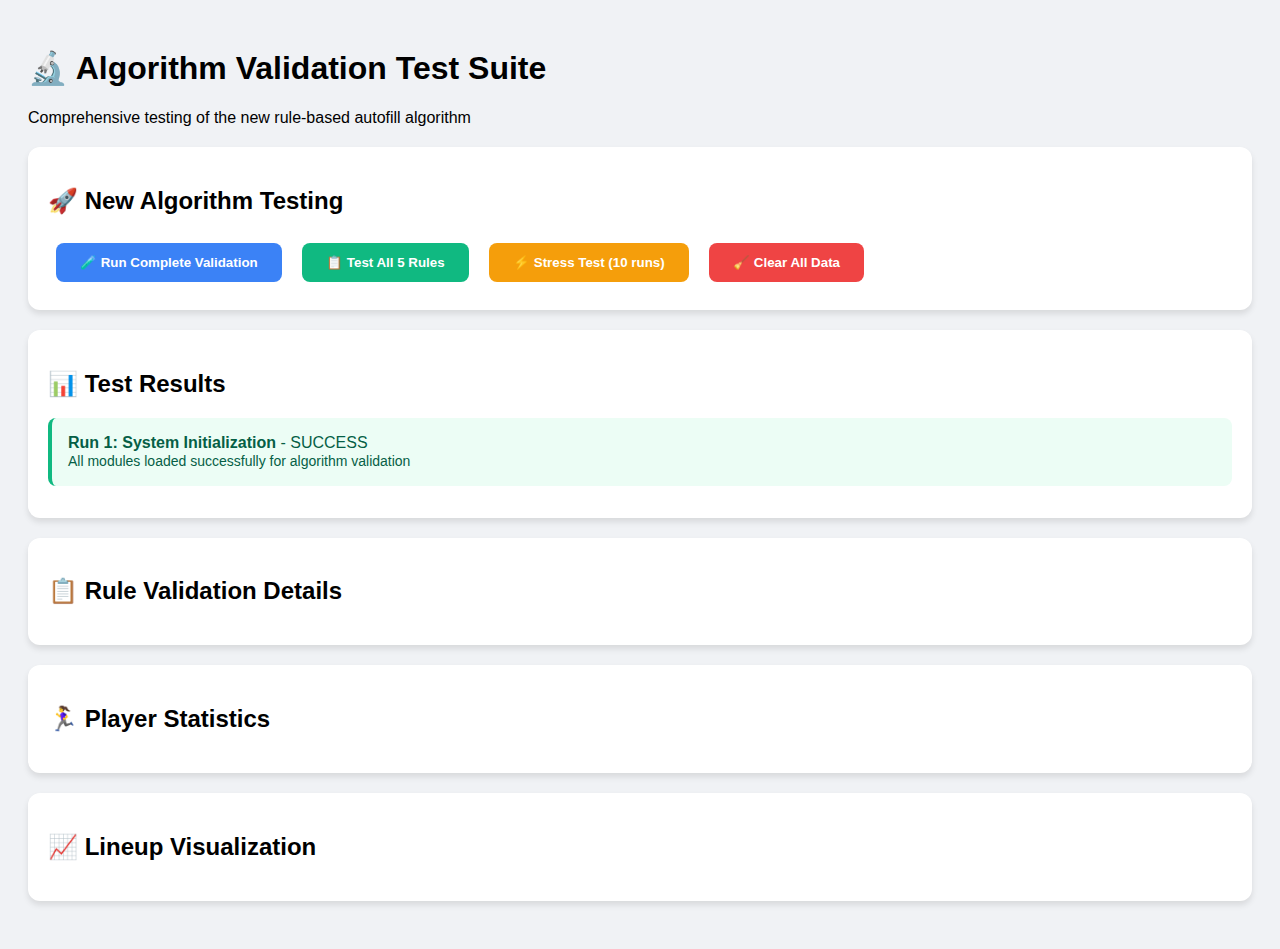
<file: test_algorithm_validation.html>
<!DOCTYPE html>
<html lang="en">
<head>
    <meta charset="UTF-8">
    <meta name="viewport" content="width=device-width, initial-scale=1.0">
    <title>Algorithm Validation Test - Soccer Lineup Manager</title>
    <style>
        body { font-family: Arial, sans-serif; padding: 20px; background: #f0f2f5; }
        .test-container { max-width: 1400px; margin: 0 auto; }
        .test-section { margin: 20px 0; padding: 20px; background: white; border-radius: 12px; box-shadow: 0 4px 6px rgba(0,0,0,0.1); }
        .test-button { margin: 8px; padding: 12px 24px; border: none; border-radius: 8px; cursor: pointer; font-weight: 600; transition: all 0.2s; }
        .test-primary { background: #3b82f6; color: white; }
        .test-success { background: #10b981; color: white; }
        .test-danger { background: #ef4444; color: white; }
        .test-warning { background: #f59e0b; color: white; }
        .test-result { margin: 12px 0; padding: 16px; border-radius: 8px; border-left: 4px solid; }
        .result-success { background: #ecfdf5; border-color: #10b981; color: #065f46; }
        .result-error { background: #fef2f2; border-color: #ef4444; color: #991b1b; }
        .result-warning { background: #fffbeb; border-color: #f59e0b; color: #92400e; }
        .result-info { background: #eff6ff; border-color: #3b82f6; color: #1e40af; }
        .lineup-grid { display: grid; grid-template-columns: repeat(8, 1fr); gap: 12px; margin: 20px 0; }
        .period-card { border: 2px solid #e5e7eb; padding: 12px; border-radius: 8px; background: #f9fafb; }
        .period-title { font-weight: bold; margin-bottom: 10px; color: #374151; text-align: center; }
        .position-list { font-size: 11px; line-height: 1.4; }
        .bench-list { color: #dc2626; font-weight: 500; margin-top: 8px; }
        .jersey-list { color: #7c3aed; font-weight: 500; margin-top: 4px; }
        .rule-validation { display: grid; grid-template-columns: repeat(auto-fit, minmax(300px, 1fr)); gap: 16px; margin: 20px 0; }
        .rule-card { background: #f8fafc; padding: 16px; border-radius: 8px; border: 1px solid #e2e8f0; }
        .rule-header { font-weight: bold; color: #1f2937; margin-bottom: 8px; }
        .player-stats { display: grid; grid-template-columns: repeat(auto-fit, minmax(200px, 1fr)); gap: 12px; margin: 20px 0; }
        .player-card { background: #f1f5f9; padding: 12px; border-radius: 6px; border: 1px solid #cbd5e1; }
        .violation { color: #dc2626; font-weight: bold; }
        .success { color: #059669; font-weight: bold; }
    </style>
</head>
<body>
    <div class="test-container">
        <h1>🔬 Algorithm Validation Test Suite</h1>
        <p class="text-gray-600">Comprehensive testing of the new rule-based autofill algorithm</p>
        
        <div class="test-section">
            <h2>🚀 New Algorithm Testing</h2>
            <button class="test-button test-primary" onclick="runFullValidation()">🧪 Run Complete Validation</button>
            <button class="test-button test-success" onclick="testRuleCompliance()">📋 Test All 5 Rules</button>
            <button class="test-button test-warning" onclick="stressTestAlgorithm()">⚡ Stress Test (10 runs)</button>
            <button class="test-button test-danger" onclick="resetAndClear()">🧹 Clear All Data</button>
        </div>

        <div class="test-section">
            <h2>📊 Test Results</h2>
            <div id="testResults"></div>
        </div>

        <div class="test-section">
            <h2>📋 Rule Validation Details</h2>
            <div id="ruleValidation"></div>
        </div>

        <div class="test-section">
            <h2>🏃‍♀️ Player Statistics</h2>
            <div id="playerStats"></div>
        </div>

        <div class="test-section">
            <h2>📈 Lineup Visualization</h2>
            <div id="lineupDisplay"></div>
        </div>
    </div>

    <!-- Include all modules -->
    <script src="js/config.js"></script>
    <script src="js/toastManager.js"></script>
    <script src="js/lineupManager.js"></script>
    <script src="js/historyManager.js"></script>
    <script src="js/enhancedStats.js"></script>
    <script src="js/uiManager.js"></script>
    <script src="js/dragDrop.js"></script>
    <script src="js/mobileEnhancements.js"></script>
    <script src="js/autoFill.js"></script>
    <script src="js/exportUtils.js"></script>

    <script>
        let testResults = [];
        let currentTestRun = 1;
        
        function addTestResult(test, status, details, data = null) {
            testResults.push({ 
                test, 
                status, 
                details, 
                data, 
                timestamp: new Date(),
                run: currentTestRun
            });
            updateTestDisplay();
        }
        
        function updateTestDisplay() {
            const resultsDiv = document.getElementById('testResults');
            resultsDiv.innerHTML = testResults.slice(-10).map(result => `
                <div class="test-result result-${result.status}">
                    <strong>Run ${result.run}: ${result.test}</strong> - ${result.status.toUpperCase()}
                    <br><span style="font-size: 14px;">${result.details}</span>
                    ${result.data ? `<details style="margin-top: 8px;"><summary>Data</summary><pre style="font-size: 10px; margin: 5px 0; max-height: 200px; overflow-y: auto;">${JSON.stringify(result.data, null, 2)}</pre></details>` : ''}
                </div>
            `).join('');
        }

        // Initialize modules
        document.addEventListener('DOMContentLoaded', () => {
            try {
                ToastManager.init();
                LineupManager.init();
                HistoryManager.init();
                EnhancedStats.init();
                MobileEnhancements.init();
                
                addTestResult('System Initialization', 'success', 'All modules loaded successfully for algorithm validation');
            } catch (error) {
                addTestResult('System Initialization', 'error', `Failed to initialize: ${error.message}`);
            }
        });

        // Main validation function
        function runFullValidation() {
            currentTestRun++;
            addTestResult('Full Validation Started', 'info', 'Starting comprehensive algorithm validation...');
            
            try {
                // Clear everything first
                LineupManager.clearAllPeriods();
                
                // Run the new algorithm
                AutoFillManager.autoFillAll();
                
                // Validate all rules
                const violations = validateAllFiveRules();
                
                if (violations.length === 0) {
                    addTestResult('Algorithm Validation', 'success', 'All 5 rules successfully enforced! New algorithm works perfectly.', { violations: [] });
                    ToastManager.success('✅ Perfect! All rules followed successfully!', 5000);
                } else {
                    addTestResult('Algorithm Validation', 'warning', `${violations.length} rule violations found`, { violations });
                    ToastManager.warning(`⚠️ ${violations.length} violations found`, 4000);
                }
                
                // Display results
                displayRuleValidation(violations);
                displayPlayerStatistics();
                displayLineupVisualization();
                
            } catch (error) {
                addTestResult('Algorithm Validation', 'error', `Algorithm failed: ${error.message}`);
                ToastManager.error('Algorithm execution failed', 4000);
            }
        }

        // Validate all 5 rules
        function validateAllFiveRules() {
            const playerNames = SoccerConfig.utils.getPlayerNames();
            const violations = [];
            const totalPeriods = SoccerConfig.gameSettings.totalPeriods;

            // Rule 1: Each player sits 1-2 times
            playerNames.forEach(player => {
                const stats = LineupManager.calculatePlayerStats(player);
                const totalSitting = stats.benchPeriods + stats.jerseyPeriods;
                
                if (totalSitting < 1) {
                    violations.push(`RULE 1 VIOLATION: ${player} sits ${totalSitting} times (should sit 1-2 times)`);
                } else if (totalSitting > 2) {
                    violations.push(`RULE 1 VIOLATION: ${player} sits ${totalSitting} times (should sit 1-2 times)`);
                }
            });

            // Rule 2: No consecutive sitting periods
            playerNames.forEach(player => {
                const benchPeriods = [];
                const jerseyPeriods = [];
                
                for (let period = 1; period <= totalPeriods; period++) {
                    const periodData = LineupManager.lineup[period];
                    if (periodData.bench.includes(player)) benchPeriods.push(period);
                    if (periodData.jersey && periodData.jersey.includes(player)) jerseyPeriods.push(period);
                }
                
                const allSittingPeriods = [...benchPeriods, ...jerseyPeriods].sort((a, b) => a - b);
                for (let i = 0; i < allSittingPeriods.length - 1; i++) {
                    if (allSittingPeriods[i + 1] === allSittingPeriods[i] + 1) {
                        violations.push(`RULE 2 VIOLATION: ${player} sits consecutive periods ${allSittingPeriods[i]} and ${allSittingPeriods[i + 1]}`);
                    }
                }
            });

            // Rule 3: Jersey preparation before FIRST consecutive goalkeeper period only
            playerNames.forEach(player => {
                const gkPeriods = [];
                const jerseyPeriods = [];
                
                for (let period = 1; period <= totalPeriods; period++) {
                    const periodData = LineupManager.lineup[period];
                    if (periodData.positions.goalkeeper === player) gkPeriods.push(period);
                    if (periodData.jersey && periodData.jersey.includes(player)) jerseyPeriods.push(period);
                }
                
                if (gkPeriods.length > 0) {
                    gkPeriods.sort((a, b) => a - b);
                    
                    // Find consecutive GK period groups
                    const gkGroups = [];
                    let currentGroup = [gkPeriods[0]];
                    
                    for (let i = 1; i < gkPeriods.length; i++) {
                        if (gkPeriods[i] === gkPeriods[i-1] + 1) {
                            currentGroup.push(gkPeriods[i]);
                        } else {
                            gkGroups.push([...currentGroup]);
                            currentGroup = [gkPeriods[i]];
                        }
                    }
                    gkGroups.push(currentGroup);
                    
                    // Check each group's first period for jersey preparation
                    gkGroups.forEach(group => {
                        const firstGkPeriod = group[0];
                        if (firstGkPeriod > 1) {
                            const expectedJerseyPeriod = firstGkPeriod - 1;
                            if (!jerseyPeriods.includes(expectedJerseyPeriod)) {
                                violations.push(`RULE 3 VIOLATION: ${player} needs jersey preparation in period ${expectedJerseyPeriod} before GK duty starts in period ${firstGkPeriod}`);
                            }
                        }
                    });
                }
            });

            // Rule 4: At least 2 preferred positions per player (if eligible)
            playerNames.forEach(player => {
                const stats = LineupManager.calculatePlayerStats(player);
                const positionsPlayed = Object.keys(stats.positions).filter(pos => stats.positions[pos] > 0);
                const eligiblePositions = SoccerConfig.positions.filter(pos => 
                    SoccerConfig.utils.canPlayerPlayPosition(player, pos)
                );
                
                if (eligiblePositions.length >= 2 && positionsPlayed.length < 2) {
                    violations.push(`RULE 4 VIOLATION: ${player} only played ${positionsPlayed.length} positions (${positionsPlayed.join(', ')}) but is eligible for ${eligiblePositions.length} positions`);
                }
            });

            // Rule 5: Exactly 3 players sitting each period
            for (let period = 1; period <= totalPeriods; period++) {
                const periodData = LineupManager.lineup[period];
                const sittingCount = periodData.bench.length + (periodData.jersey ? periodData.jersey.length : 0);
                
                if (sittingCount !== 3) {
                    violations.push(`RULE 5 VIOLATION: Period ${period} has ${sittingCount} players sitting (should be exactly 3)`);
                }
            }

            return violations;
        }

        // Display rule validation results
        function displayRuleValidation(violations) {
            const validationDiv = document.getElementById('ruleValidation');
            const rules = [
                { id: 1, text: "Each player sits 1-2 times per game", violations: violations.filter(v => v.includes('RULE 1')) },
                { id: 2, text: "No consecutive sitting periods", violations: violations.filter(v => v.includes('RULE 2')) },
                { id: 3, text: "Jersey preparation before first consecutive goalkeeper period", violations: violations.filter(v => v.includes('RULE 3')) },
                { id: 4, text: "At least 2 preferred positions per player", violations: violations.filter(v => v.includes('RULE 4')) },
                { id: 5, text: "Exactly 3 players sitting each period", violations: violations.filter(v => v.includes('RULE 5')) }
            ];

            validationDiv.innerHTML = rules.map(rule => `
                <div class="rule-card">
                    <div class="rule-header">Rule ${rule.id}: ${rule.text}</div>
                    <div class="${rule.violations.length === 0 ? 'success' : 'violation'}">
                        ${rule.violations.length === 0 ? '✅ PASSED' : `❌ ${rule.violations.length} violations`}
                    </div>
                    ${rule.violations.length > 0 ? `
                        <div style="margin-top: 8px; font-size: 12px;">
                            ${rule.violations.map(v => `<div>• ${v.replace('RULE ' + rule.id + ' VIOLATION: ', '')}</div>`).join('')}
                        </div>
                    ` : ''}
                </div>
            `).join('');
        }

        // Display player statistics
        function displayPlayerStatistics() {
            const statsDiv = document.getElementById('playerStats');
            const playerNames = SoccerConfig.utils.getPlayerNames();

            const playerCards = playerNames.map(player => {
                const stats = LineupManager.calculatePlayerStats(player);
                const totalSitting = stats.benchPeriods + stats.jerseyPeriods;
                const positionsPlayed = Object.keys(stats.positions).filter(pos => stats.positions[pos] > 0);
                const isCompliant = totalSitting >= 1 && totalSitting <= 2;

                return `
                    <div class="player-card ${isCompliant ? 'border-green-200' : 'border-red-200'}">
                        <h4>${player} ${isCompliant ? '✅' : '❌'}</h4>
                        <div>Playing Time: ${stats.totalMinutes} min</div>
                        <div>Sitting Periods: ${totalSitting}/game</div>
                        <div>Positions: ${positionsPlayed.map(pos => SoccerConfig.utils.getPositionAbbrev(pos)).join(', ')}</div>
                    </div>
                `;
            }).join('');

            statsDiv.innerHTML = playerCards;
        }

        // Display lineup visualization
        function displayLineupVisualization() {
            const lineupDiv = document.getElementById('lineupDisplay');
            const fullLineup = LineupManager.getFullLineup();

            let html = '';
            for (let period = 1; period <= SoccerConfig.gameSettings.totalPeriods; period++) {
                const periodData = fullLineup[period];
                const timeInfo = SoccerConfig.utils.getPeriodTime(period);

                html += `
                    <div class="period-card">
                        <div class="period-title">Period ${period}<br><small>${timeInfo.display}</small></div>
                        <div class="position-list">
                            ${SoccerConfig.positions.map(pos => {
                                const player = periodData.positions[pos];
                                const abbrev = SoccerConfig.utils.getPositionAbbrev(pos);
                                return `<div><strong>${abbrev}:</strong> ${player || '-'}</div>`;
                            }).join('')}
                        </div>
                        ${periodData.bench.length > 0 ? `<div class="bench-list">Bench: ${periodData.bench.join(', ')}</div>` : ''}
                        ${periodData.jersey && periodData.jersey.length > 0 ? `<div class="jersey-list">Jersey: ${periodData.jersey.join(', ')}</div>` : ''}
                    </div>
                `;
            }

            lineupDiv.innerHTML = html;
        }

        // Test rule compliance specifically
        function testRuleCompliance() {
            runFullValidation();
        }

        // Stress test the algorithm
        function stressTestAlgorithm() {
            addTestResult('Stress Test Started', 'info', 'Running algorithm 10 times to test consistency...');
            
            const results = [];
            for (let i = 1; i <= 10; i++) {
                try {
                    LineupManager.clearAllPeriods();
                    AutoFillManager.autoFillAll();
                    const violations = validateAllFiveRules();
                    results.push({ run: i, violations: violations.length, success: violations.length === 0 });
                } catch (error) {
                    results.push({ run: i, violations: 'ERROR', success: false, error: error.message });
                }
            }
            
            const successCount = results.filter(r => r.success).length;
            const avgViolations = results.filter(r => typeof r.violations === 'number').reduce((sum, r) => sum + r.violations, 0) / results.length;
            
            addTestResult('Stress Test Completed', successCount === 10 ? 'success' : 'warning', 
                `${successCount}/10 perfect runs, Average violations: ${avgViolations.toFixed(1)}`, { results });
        }

        // Reset and clear
        function resetAndClear() {
            LineupManager.clearAllPeriods();
            testResults = [];
            updateTestDisplay();
            document.getElementById('ruleValidation').innerHTML = '';
            document.getElementById('playerStats').innerHTML = '';
            document.getElementById('lineupDisplay').innerHTML = '';
            addTestResult('System Reset', 'info', 'All data cleared, ready for new tests');
        }
    </script>
</body>
</html>
</file>
<file: styles.css>
/* Reset and Base Styles */
* {
    margin: 0;
    padding: 0;
    box-sizing: border-box;
}

/* ===== PWA MOBILE OPTIMIZATION ===== */
/* iOS Safe Area Support */
:root {
    --safe-area-inset-top: env(safe-area-inset-top);
    --safe-area-inset-right: env(safe-area-inset-right);
    --safe-area-inset-bottom: env(safe-area-inset-bottom);
    --safe-area-inset-left: env(safe-area-inset-left);
}

/* Prevent content from appearing behind iOS status bar/notch */
body {
    padding-top: var(--safe-area-inset-top);
    padding-left: var(--safe-area-inset-left);
    padding-right: var(--safe-area-inset-right);
    padding-bottom: var(--safe-area-inset-bottom);
}

/* Ensure proper mobile viewport handling */
html {
    height: 100%;
    height: 100vh;
    height: 100dvh;
}

body {
    min-height: 100%;
    min-height: 100vh;
    min-height: 100dvh;
    overflow-x: hidden;
    -webkit-overflow-scrolling: touch;
}

/* ===== DEVICE EXPERIENCE PROTECTION ===== */
/* Desktop-only features - hidden on mobile to prevent conflicts */
@media (max-width: 1024px) {
    .desktop-only {
        display: none !important;
    }
}

/* Mobile-only features - hidden on desktop to prevent conflicts */
@media (min-width: 1025px) {
    .mobile-only {
        display: none !important;
    }
}

/* Ensure desktop functionality is preserved with fallbacks */
@media (min-width: 1025px) {
    .desktop-preserve {
        /* Maintains original desktop behavior regardless of mobile changes */
    }
}

/* ===== NATIVE MOBILE INTERACTIONS ===== */
/* Pull-to-refresh indicator */
.pull-to-refresh-indicator {
    position: absolute;
    top: -60px;
    left: 50%;
    transform: translateX(-50%);
    width: 40px;
    height: 40px;
    border-radius: 50%;
    background: rgba(79, 70, 229, 0.1);
    display: flex;
    align-items: center;
    justify-content: center;
    opacity: 0;
    transition: all 0.3s ease;
    z-index: 1000;
}

.pull-to-refresh-indicator.active {
    opacity: 1;
}

/* Pull-to-refresh removed per user request */

/* Header Actions Container */
.header-actions {
    display: flex;
    align-items: flex-end;
    justify-content: flex-end;
    gap: 8px;
}

/* PWA Install Button */
.install-app-btn {
    display: flex;
    align-items: center;
    gap: 6px;
    padding: 8px 12px;
    background: linear-gradient(135deg, #667eea, #764ba2);
    color: white;
    border: none;
    border-radius: 20px;
    font-size: 13px;
    font-weight: 600;
    cursor: pointer;
    transition: all 0.3s ease;
    box-shadow: 0 2px 8px rgba(102, 126, 234, 0.3);
}

.install-app-btn:hover {
    transform: translateY(-1px);
    box-shadow: 0 4px 12px rgba(102, 126, 234, 0.4);
}

.install-app-btn:active {
    transform: translateY(0);
}

.install-icon {
    font-size: 16px;
}

.install-text {
    font-size: 12px;
}

/* Mobile responsiveness for install button */
@media (max-width: 480px) {
    .install-text {
        display: none;
    }

    .install-app-btn {
        padding: 8px;
        border-radius: 50%;
        width: 36px;
        height: 36px;
        justify-content: center;
    }
}
    top: 20px;
}

.pull-to-refresh-indicator .spinner {
    width: 20px;
    height: 20px;
    border: 2px solid #4f46e5;
    border-top: 2px solid transparent;
    border-radius: 50%;
    animation: spin 1s linear infinite;
}

@keyframes spin {
    to { transform: rotate(360deg); }
}

/* Swipe gesture feedback */
.swipe-feedback {
    position: fixed;
    top: 50%;
    transform: translateY(-50%);
    background: rgba(0, 0, 0, 0.8);
    color: white;
    padding: 12px 16px;
    border-radius: 20px;
    font-size: 14px;
    font-weight: 500;
    z-index: 10000;
    opacity: 0;
    transition: opacity 0.2s ease;
    pointer-events: none;
}

.swipe-feedback.left {
    left: 20px;
}

.swipe-feedback.right {
    right: 20px;
}

.swipe-feedback.show {
    opacity: 1;
}

/* Touch ripple effect for buttons */
.btn {
    position: relative;
    overflow: hidden;
}

.btn::after {
    content: '';
    position: absolute;
    top: 50%;
    left: 50%;
    width: 0;
    height: 0;
    border-radius: 50%;
    background: rgba(255, 255, 255, 0.3);
    transform: translate(-50%, -50%);
    transition: width 0.4s ease, height 0.4s ease;
}

.btn.ripple::after {
    width: 300px;
    height: 300px;
}

/* Floating Action Button */
.fab {
    position: fixed;
    bottom: 80px;
    right: 20px;
    width: 56px;
    height: 56px;
    border-radius: 50%;
    background: #4f46e5;
    color: white;
    border: none;
    box-shadow: 0 4px 16px rgba(79, 70, 229, 0.4);
    display: flex;
    align-items: center;
    justify-content: center;
    font-size: 24px;
    cursor: pointer;
    transition: all 0.2s ease;
    z-index: 1000;
}

.fab:hover {
    transform: scale(1.1);
    box-shadow: 0 6px 20px rgba(79, 70, 229, 0.5);
}

.fab:active {
    transform: scale(0.95);
}

/* Native scroll indicators for overflowing content */
.scroll-indicator {
    position: absolute;
    right: 4px;
    top: 50%;
    transform: translateY(-50%);
    width: 2px;
    height: 50px;
    background: rgba(79, 70, 229, 0.2);
    border-radius: 1px;
    opacity: 0;
    transition: opacity 0.2s ease;
}

.scroll-indicator.visible {
    opacity: 1;
}

/* Smooth scrolling for all containers */
.tab-content,
.teams-grid,
.players-list,
.substitutions-list {
    scroll-behavior: smooth;
    -webkit-overflow-scrolling: touch;
}

/* Context menu for long press gestures */
.context-menu {
    position: fixed;
    background: rgba(0, 0, 0, 0.9);
    color: white;
    border-radius: 12px;
    padding: 8px 0;
    min-width: 160px;
    box-shadow: 0 8px 32px rgba(0, 0, 0, 0.3);
    z-index: 10000;
    opacity: 0;
    transform: scale(0.9);
    animation: contextMenuAppear 0.2s ease forwards;
}

@keyframes contextMenuAppear {
    to {
        opacity: 1;
        transform: scale(1);
    }
}

.context-menu-item {
    padding: 12px 16px;
    font-size: 14px;
    font-weight: 500;
    cursor: pointer;
    transition: background 0.2s ease;
}

.context-menu-item:hover {
    background: rgba(255, 255, 255, 0.1);
}

.context-menu-item:first-child {
    border-top-left-radius: 12px;
    border-top-right-radius: 12px;
}

.context-menu-item:last-child {
    border-bottom-left-radius: 12px;
    border-bottom-right-radius: 12px;
}

/* Enhanced mobile animations */
@media (max-width: 1024px) {
    .btn,
    .nav-item,
    .team-card,
    .player-item {
        transition: all 0.2s cubic-bezier(0.4, 0, 0.2, 1);
    }

    .btn:active,
    .nav-item:active,
    .team-card:active,
    .player-item:active {
        transform: scale(0.98);
    }

    /* Optimize animations for mobile performance */
    * {
        -webkit-tap-highlight-color: transparent;
        touch-action: manipulation;
    }

    /* Smooth page transitions */
    .tab-content {
        transform: translateZ(0);
        will-change: transform, opacity;
    }

    .tab-content.entering {
        animation: slideInRight 0.3s ease;
    }

    .tab-content.leaving {
        animation: slideOutLeft 0.3s ease;
    }

    @keyframes slideInRight {
        from {
            transform: translateX(100%);
            opacity: 0;
        }
        to {
            transform: translateX(0);
            opacity: 1;
        }
    }

    @keyframes slideOutLeft {
        from {
            transform: translateX(0);
            opacity: 1;
        }
        to {
            transform: translateX(-100%);
            opacity: 0;
        }
    }

    /* Loading state animations */
    .loading {
        opacity: 0.6;
        pointer-events: none;
        transform: scale(0.98);
        filter: brightness(0.9);
    }

    /* Success animations */
    .success-pulse {
        animation: successPulse 0.6s ease;
    }

    @keyframes successPulse {
        0%, 100% {
            transform: scale(1);
        }
        50% {
            transform: scale(1.05);
            box-shadow: 0 0 20px rgba(16, 185, 129, 0.4);
        }
    }
}

body {
    font-family: -apple-system, BlinkMacSystemFont, 'Segoe UI', Roboto, sans-serif;
    background: linear-gradient(180deg, #667eea 0%, #6366f1 40%, #764ba2 100%);
    background-attachment: fixed;
    min-height: 100vh;
    min-height: 100dvh; /* Dynamic viewport height for mobile */
    color: #333;
    /* Safe area support for notched devices */
    padding-top: env(safe-area-inset-top);
    padding-left: env(safe-area-inset-left);
    padding-right: env(safe-area-inset-right);
    padding-bottom: env(safe-area-inset-bottom);
    /* Prevent zoom on double tap */
    touch-action: manipulation;
    /* Optimize text rendering */
    -webkit-font-smoothing: antialiased;
    -moz-osx-font-smoothing: grayscale;
    text-rendering: optimizeLegibility;
}

/* ===== SPLASH SCREEN ===== */
.splash-screen {
    position: fixed;
    top: 0;
    left: 0;
    width: 100%;
    height: 100%;
    background: linear-gradient(135deg, #667eea 0%, #764ba2 100%);
    display: flex;
    align-items: center;
    justify-content: center;
    z-index: 9999;
    transition: opacity 0.5s ease, visibility 0.5s ease;
}

.splash-screen.fade-out {
    opacity: 0;
    visibility: hidden;
}

.splash-content {
    text-align: center;
    color: white;
    animation: splashFadeIn 1s ease;
}

.splash-logo {
    position: relative;
    display: inline-block;
    margin-bottom: 24px;
}

.splash-icon {
    font-size: 80px;
    display: block;
    animation: bounceIn 1.2s ease;
    position: relative;
    z-index: 2;
}

.splash-pulse {
    position: absolute;
    top: 50%;
    left: 50%;
    transform: translate(-50%, -50%);
    width: 120px;
    height: 120px;
    background: rgba(255, 255, 255, 0.1);
    border-radius: 50%;
    animation: pulse 2s infinite;
    z-index: 1;
}

.splash-title {
    font-size: 32px;
    font-weight: 700;
    margin: 0 0 8px 0;
    letter-spacing: -0.5px;
    animation: slideUpIn 1s ease 0.3s both;
}

.splash-subtitle {
    font-size: 16px;
    margin: 0 0 32px 0;
    opacity: 0.9;
    font-weight: 400;
    animation: slideUpIn 1s ease 0.5s both;
}

.splash-loading {
    animation: slideUpIn 1s ease 0.7s both;
}

.loading-dots {
    display: flex;
    justify-content: center;
    gap: 8px;
}

.loading-dots .dot {
    width: 8px;
    height: 8px;
    background: rgba(255, 255, 255, 0.8);
    border-radius: 50%;
    animation: dotPulse 1.4s infinite ease-in-out both;
}

.loading-dots .dot:nth-child(1) { animation-delay: -0.32s; }
.loading-dots .dot:nth-child(2) { animation-delay: -0.16s; }
.loading-dots .dot:nth-child(3) { animation-delay: 0s; }

@keyframes splashFadeIn {
    from {
        opacity: 0;
        transform: translateY(20px);
    }
    to {
        opacity: 1;
        transform: translateY(0);
    }
}

@keyframes bounceIn {
    0% {
        opacity: 0;
        transform: scale(0.3);
    }
    50% {
        opacity: 1;
        transform: scale(1.05);
    }
    70% {
        transform: scale(0.9);
    }
    100% {
        opacity: 1;
        transform: scale(1);
    }
}

@keyframes slideUpIn {
    from {
        opacity: 0;
        transform: translateY(30px);
    }
    to {
        opacity: 1;
        transform: translateY(0);
    }
}

@keyframes pulse {
    0% {
        transform: translate(-50%, -50%) scale(1);
        opacity: 0.3;
    }
    50% {
        transform: translate(-50%, -50%) scale(1.1);
        opacity: 0.1;
    }
    100% {
        transform: translate(-50%, -50%) scale(1);
        opacity: 0.3;
    }
}

@keyframes dotPulse {
    0%, 80%, 100% {
        transform: scale(0);
        opacity: 0.5;
    }
    40% {
        transform: scale(1);
        opacity: 1;
    }
}

/* ===== PWA INSTALL PROMPTS ===== */
.install-prompt {
    position: fixed;
    bottom: 20px;
    left: 20px;
    right: 20px;
    background: white;
    border-radius: 16px;
    box-shadow: 0 8px 32px rgba(0, 0, 0, 0.2);
    z-index: 10000;
    transform: translateY(100px);
    opacity: 0;
    transition: all 0.3s cubic-bezier(0.4, 0, 0.2, 1);
}

.install-prompt.show {
    transform: translateY(0);
    opacity: 1;
}

.install-content {
    display: flex;
    align-items: center;
    padding: 16px;
    gap: 16px;
}

.install-icon {
    font-size: 32px;
    flex-shrink: 0;
}

.install-text {
    flex: 1;
}

.install-text h3 {
    margin: 0 0 4px 0;
    font-size: 16px;
    font-weight: 600;
    color: #1f2937;
}

.install-text p {
    margin: 0;
    font-size: 14px;
    color: #6b7280;
}

.install-actions {
    display: flex;
    gap: 8px;
    flex-shrink: 0;
}

.install-actions .btn {
    padding: 8px 16px;
    font-size: 14px;
    border-radius: 8px;
}

/* Install success toast */
.install-success-toast {
    position: fixed;
    top: 20px;
    left: 20px;
    right: 20px;
    background: #059669;
    color: white;
    border-radius: 12px;
    box-shadow: 0 4px 20px rgba(5, 150, 105, 0.3);
    z-index: 10000;
    transform: translateY(-100px);
    opacity: 0;
    transition: all 0.3s cubic-bezier(0.4, 0, 0.2, 1);
}

.install-success-toast.show {
    transform: translateY(0);
    opacity: 1;
}

.toast-content {
    display: flex;
    align-items: center;
    padding: 16px;
    gap: 12px;
}

.toast-icon {
    font-size: 24px;
    flex-shrink: 0;
}

.toast-text strong {
    display: block;
    font-size: 16px;
    font-weight: 600;
    margin-bottom: 2px;
}

.toast-text p {
    margin: 0;
    font-size: 14px;
    opacity: 0.9;
}

/* Mobile optimizations for install prompts */
@media (max-width: 1024px) {
    .install-prompt {
        bottom: calc(80px + env(safe-area-inset-bottom));
        left: 16px;
        right: 16px;
    }

    .install-content {
        padding: 12px;
        gap: 12px;
    }

    .install-text h3 {
        font-size: 15px;
    }

    .install-text p {
        font-size: 13px;
    }

    .install-actions .btn {
        padding: 6px 12px;
        font-size: 13px;
    }

    .install-success-toast {
        top: calc(20px + env(safe-area-inset-top));
        left: 16px;
        right: 16px;
    }
}

.app-container {
    max-width: 1200px;
    margin: 0 auto;
    padding: 0;
    height: 100vh;
    height: 100dvh; /* Dynamic viewport height */
    display: flex;
    flex-direction: column;
    overflow: hidden;
    position: relative;
    z-index: 1; /* Lower than auth page */
    /* Account for safe areas */
    min-height: calc(100vh - env(safe-area-inset-top) - env(safe-area-inset-bottom));
    min-height: calc(100dvh - env(safe-area-inset-top) - env(safe-area-inset-bottom));
}

/* Enhanced safe area support */
@supports (height: 100dvh) {
    .app-container {
        height: 100dvh;
        min-height: calc(100dvh - env(safe-area-inset-top) - env(safe-area-inset-bottom));
    }
}

/* Status bar overlay for standalone mode */
@media (display-mode: standalone) {
    body {
        /* Remove safe area padding in standalone mode - handled per element */
        padding: 0;
    }

    .app-container {
        /* Full height in standalone mode */
        height: 100vh;
        height: 100dvh;
        min-height: 100vh;
        min-height: 100dvh;
    }

    /* Status bar area styling */
    .app-header {
        padding-top: max(env(safe-area-inset-top), 20px);
        background: linear-gradient(135deg, #667eea 0%, #764ba2 100%);
    }

    /* Bottom navigation safe area */
    .native-nav {
        padding-bottom: max(env(safe-area-inset-bottom), 8px);
    }

    /* FAB positioning in standalone mode */
    .fab {
        bottom: calc(80px + max(env(safe-area-inset-bottom), 0px));
    }
}


/* Buttons */
.btn {
    padding: 12px 20px;
    border: none;
    border-radius: 12px;
    font-weight: 500;
    cursor: pointer;
    transition: all 0.2s ease;
    display: inline-flex;
    align-items: center;
    gap: 8px;
    text-decoration: none;
}

.btn.primary {
    background: #4f46e5;
    color: white;
}

.btn.primary:hover {
    background: #4338ca;
    transform: translateY(-2px);
    box-shadow: 0 8px 25px rgba(79, 70, 229, 0.3);
}

.btn.secondary {
    background: #f8fafc;
    color: #475569;
    border: 2px solid #e2e8f0;
}

.btn.secondary:hover {
    background: #f1f5f9;
    border-color: #cbd5e1;
}

.btn.success {
    background: #10b981;
    color: white;
}

.btn.success:hover {
    background: #059669;
    transform: translateY(-2px);
}

.btn.danger {
    background: #f87171;
    color: #991b1b;
    border: 2px solid #ef4444;
}

.btn.danger:hover {
    background: #ef4444;
    color: white;
    transform: translateY(-2px);
}

/* Content Area */
.content-area {
    flex: 1;
    overflow: hidden;
    position: relative;
    height: calc(100vh - 56px); /* Subtract only streamlined nav height (header now hidden) */
}

.tab-content {
    display: none;
    height: 100%;
    overflow-y: auto;
    padding: 12px;
    padding-bottom: 100px; /* Extra space for footer navigation - increased */
    box-sizing: border-box;
}

.tab-content.active {
    display: block;
}

.tab-section {
    max-width: 1200px;
    margin: 0 auto;
}

.section-header {
    display: flex;
    justify-content: space-between;
    align-items: center;
    margin-bottom: 16px;
    background: rgba(255, 255, 255, 0.95);
    backdrop-filter: blur(10px);
    border-radius: 16px;
    padding: 16px;
    box-shadow: 0 8px 32px rgba(0, 0, 0, 0.1);
}

.section-header h2 {
    color: #2d3748;
    font-size: 1.5rem;
    font-weight: 600;
    margin: 0;
}

/* Overlay Sections */
.overlay-section {
    position: fixed;
    top: 0;
    left: 0;
    right: 0;
    bottom: 0;
    background: #f8fafc;
    z-index: 1000;
    overflow-y: auto;
    padding: 20px 20px 100px 20px;
}

/* Cards */
.card {
    background: rgba(255, 255, 255, 0.95);
    backdrop-filter: blur(10px);
    border-radius: 16px;
    padding: 24px;
    box-shadow: 0 8px 32px rgba(0, 0, 0, 0.1);
    transition: all 0.3s ease;
}

.card:hover {
    transform: translateY(-2px);
    box-shadow: 0 12px 48px rgba(0, 0, 0, 0.15);
}

.card-header {
    display: flex;
    justify-content: space-between;
    align-items: center;
    margin-bottom: 20px;
}

.card-header h2 {
    color: #2d3748;
    font-size: 1.5rem;
    font-weight: 600;
}

/* Teams List */
.teams-list {
    display: grid;
    grid-template-columns: repeat(auto-fill, minmax(560px, 1fr));
    gap: 20px;
}

.team-card {
    background: #f8fafc;
    border: 2px solid #e2e8f0;
    border-radius: 16px;
    padding: 28px;
    cursor: pointer;
    transition: all 0.2s ease;
}

.team-card:hover {
    border-color: #4f46e5;
    transform: translateY(-2px);
    box-shadow: 0 8px 25px rgba(79, 70, 229, 0.1);
}

/* Enhanced selected team indicator for both desktop and mobile */
.team-card.selected {
    border: 3px solid #6366f1;
    background: linear-gradient(135deg, #eef2ff 0%, #e0e7ff 100%);
    box-shadow: 
        0 8px 25px rgba(99, 102, 241, 0.15),
        0 4px 12px rgba(99, 102, 241, 0.1),
        inset 0 1px 0 rgba(255, 255, 255, 0.8);
    position: relative;
    transform: translateY(-2px);
    transition: all 0.3s cubic-bezier(0.4, 0, 0.2, 1);
}

/* Desktop selected badge */
@media (min-width: 1025px) {
    .team-card.selected::before {
        content: '✓ SELECTED';
        position: absolute;
        top: 20px;
        right: 20px;
        background: #6366f1;
        color: white;
        padding: 8px 14px;
        border-radius: 16px;
        font-size: 0.8rem;
        font-weight: 700;
        letter-spacing: 0.05em;
        box-shadow: 0 2px 8px rgba(99, 102, 241, 0.3);
        z-index: 10;
    }
    
    .team-card.selected:hover {
        transform: translateY(-4px);
        box-shadow: 
            0 12px 35px rgba(99, 102, 241, 0.2),
            0 6px 16px rgba(99, 102, 241, 0.15),
            inset 0 1px 0 rgba(255, 255, 255, 0.9);
    }
}

.team-card h3 {
    color: #2d3748;
    margin-bottom: 8px;
    font-size: 1.25rem;
}

.team-card p {
    color: #64748b;
    font-size: 0.9rem;
}

.team-card .team-actions {
    margin-top: 12px;
    display: flex;
    gap: 8px;
}

.team-card .team-actions .btn {
    padding: 6px 12px;
    font-size: 0.875rem;
}

.team-header {
    display: flex;
    align-items: flex-start;
    gap: 12px;
    margin-bottom: 12px;
}

.team-logo {
    width: 40px;
    height: 40px;
    border-radius: 8px;
    object-fit: cover;
    flex-shrink: 0;
    border: 1px solid #e2e8f0;
}

.team-title {
    flex: 1;
}

.team-title h3 {
    margin-bottom: 4px;
}

.team-info {
    color: #64748b;
    font-size: 0.85rem;
    margin: 0;
}

/* Logo Upload Styles */
.logo-upload-section {
    display: flex;
    flex-direction: column;
    gap: 12px;
}

.logo-upload-btn {
    align-self: flex-start;
    display: flex;
    align-items: center;
    gap: 8px;
}

.logo-preview {
    position: relative;
    display: inline-block;
    width: 80px;
    height: 80px;
    border-radius: 12px;
    overflow: hidden;
    border: 2px solid #e2e8f0;
    background: #f8fafc;
}

.logo-preview img {
    width: 100%;
    height: 100%;
    object-fit: cover;
}

.remove-logo-btn {
    position: absolute;
    top: 4px;
    right: 4px;
    width: 20px;
    height: 20px;
    border-radius: 50%;
    background: rgba(220, 38, 38, 0.9);
    color: white;
    border: none;
    font-size: 12px;
    cursor: pointer;
    display: flex;
    align-items: center;
    justify-content: center;
    transition: background-color 0.2s;
}

.remove-logo-btn:hover {
    background: rgba(220, 38, 38, 1);
}

/* Team Header Section */
.team-header-section {
    background: rgba(255, 255, 255, 0.95);
    backdrop-filter: blur(10px);
    border-radius: 12px;
    padding: 20px;
    margin-bottom: 16px;
    box-shadow: 0 2px 8px rgba(0, 0, 0, 0.1);
}

.team-identity {
    display: flex;
    align-items: center;
    gap: 16px;
}

.team-header-logo {
    width: 40px;
    height: 40px;
    border-radius: 8px;
    object-fit: cover;
    border: 2px solid #e2e8f0;
    flex-shrink: 0;
}

.team-header-info h2 {
    margin: 0 0 4px 0;
    color: #2d3748;
    font-size: 1.5rem;
    font-weight: 700;
}

.team-header-info p {
    margin: 0;
    color: #64748b;
    font-size: 0.95rem;
}

.team-header-divider {
    height: 2px;
    background: linear-gradient(90deg, #4f46e5, #7c3aed, #ec4899);
    border-radius: 1px;
    margin-top: 16px;
}

/* Unified Compact Header */
.unified-header {
    background: rgba(255, 255, 255, 0.95);
    backdrop-filter: blur(10px);
    border-radius: 8px;
    padding: 8px 16px;
    margin-bottom: 8px;
    display: flex;
    justify-content: space-between;
    align-items: center;
    box-shadow: 0 2px 12px rgba(0, 0, 0, 0.08);
    min-height: 40px;
}

.header-left {
    display: flex;
    align-items: center;
    gap: 12px;
    flex: 1;
}

.header-center {
    display: flex;
    justify-content: center;
    flex: 1;
}

.header-right {
    display: flex;
    justify-content: flex-end;
    flex: 1;
    gap: 8px;
}

/* .view-title removed - no longer needed as view context comes from bottom nav */

.compact-team-logo {
    width: 32px;
    height: 32px;
    border-radius: 6px;
    object-fit: cover;
    border: 2px solid #e2e8f0;
    flex-shrink: 0;
}

.compact-game-info {
    display: flex;
    flex-direction: column;
    gap: 2px;
}

.team-name {
    font-weight: 700;
    color: #2d3748;
    font-size: 1.1rem;
    line-height: 1.2;
}

.game-details {
    font-size: 0.85rem;
    color: #64748b;
    line-height: 1.2;
}

.compact-period-selector {
    display: flex;
    flex-direction: column;
    align-items: center;
    background: rgba(79, 70, 229, 0.1);
    border-radius: 8px;
    padding: 6px 8px;
    gap: 4px;
}

.periods-label {
    font-size: 0.7rem;
    font-weight: 600;
    color: #4f46e5;
    text-transform: uppercase;
    letter-spacing: 0.5px;
    margin: 0;
    line-height: 1;
}

.periods-buttons {
    display: flex;
    gap: 4px;
    align-items: center;
}

.compact-period-selector .period-btn {
    min-width: 44px;
    height: 36px;
    padding: 0;
    font-size: 0.9rem;
    border-radius: 8px;
    font-weight: 700;
    display: flex;
    align-items: center;
    justify-content: center;
    transition: all 0.2s ease;
    border: 2px solid transparent;
    background: rgba(255, 255, 255, 0.7);
    color: #4f46e5;
}

.compact-period-selector .period-btn:hover {
    background: rgba(255, 255, 255, 0.9);
    border-color: #4f46e5;
    transform: translateY(-1px);
}

.compact-period-selector .period-btn.active {
    background: #4f46e5;
    color: white;
    box-shadow: 0 3px 8px rgba(79, 70, 229, 0.4);
    border-color: #4f46e5;
    transform: translateY(-1px);
}

.btn.compact {
    padding: 8px 16px;
    font-size: 0.875rem;
    min-height: auto;
}

.unified-header-divider {
    height: 2px;
    background: linear-gradient(90deg, #4f46e5, #7c3aed, #ec4899);
    border-radius: 1px;
    margin-bottom: 8px;
}

.empty-state {
    text-align: center;
    color: #94a3b8;
    font-style: italic;
    padding: 40px;
}

/* Game Section */
.game-header {
    background: rgba(255, 255, 255, 0.95);
    backdrop-filter: blur(10px);
    border-radius: 16px;
    padding: 20px;
    margin-bottom: 20px;
    display: flex;
    justify-content: space-between;
    align-items: center;
    box-shadow: 0 8px 32px rgba(0, 0, 0, 0.1);
}

.game-info h2 {
    color: #2d3748;
    font-size: 1.5rem;
    margin-bottom: 4px;
}

.game-info p {
    color: #64748b;
}

.game-actions {
    display: flex;
    gap: 12px;
}

/* Period Selector */
.period-selector {
    display: flex;
    background: rgba(255, 255, 255, 0.95);
    border-radius: 12px;
    padding: 8px;
    margin-bottom: 20px;
    box-shadow: 0 4px 16px rgba(0, 0, 0, 0.1);
}

.period-btn {
    flex: 1;
    min-width: 80px;
    padding: 8px 12px;
    border: none;
    border-radius: 8px;
    background: transparent;
    color: #64748b;
    font-weight: 500;
    cursor: pointer;
    transition: all 0.2s ease;
    display: flex;
    flex-direction: column;
    align-items: center;
    gap: 2px;
    font-size: 0.875rem;
}

.period-btn.active {
    background: #4f46e5;
    color: white;
    box-shadow: 0 4px 12px rgba(79, 70, 229, 0.3);
}

.period-btn:hover:not(.active) {
    background: #f1f5f9;
}

.period-main {
    font-weight: 600;
}

.period-timing {
    font-size: 0.75rem;
    opacity: 0.8;
    font-weight: 400;
}

.period-btn.active .period-timing {
    opacity: 0.9;
}

/* Field and Players Layout */
.field-and-players {
    display: grid;
    grid-template-columns: 1fr 280px;
    gap: 16px;
    background: rgba(255, 255, 255, 0.95);
    border-radius: 12px;
    padding: 16px;
    box-shadow: 0 4px 20px rgba(0, 0, 0, 0.08);
    height: calc(100vh - 160px); /* Account for compact unified header and margins */
    overflow: hidden;
}

/* Soccer Field */
.soccer-field {
    background: 
        /* Mowing stripes - alternating light and dark grass */
        repeating-linear-gradient(
            0deg,
            rgba(45, 122, 61, 0.8) 0px,
            rgba(45, 122, 61, 0.8) 50px,
            rgba(30, 95, 42, 0.9) 50px,
            rgba(30, 95, 42, 0.9) 100px
        ),
        /* Grass texture overlay */
        radial-gradient(ellipse at top, rgba(45, 90, 61, 0.3) 0%, rgba(30, 63, 42, 0.4) 50%, rgba(22, 51, 42, 0.5) 100%),
        /* Fine grass blade details */
        repeating-linear-gradient(
            90deg,
            transparent,
            transparent 1px,
            rgba(45, 90, 61, 0.05) 1px,
            rgba(45, 90, 61, 0.05) 2px
        ),
        repeating-linear-gradient(
            0deg,
            transparent,
            transparent 1px,
            rgba(30, 63, 42, 0.05) 1px,
            rgba(30, 63, 42, 0.05) 2px
        ),
        /* Base grass color */
        linear-gradient(135deg, #2d7a3d 0%, #1e5f2a 50%, #16472a 100%);
    background-size: 100% 100%, 100% 100%, 3px 3px, 4px 4px, 100% 100%;
    border-radius: 6px;
    padding: 10px;
    height: 100%;
    display: flex;
    flex-direction: row;
    justify-content: space-between;
    position: relative;
    border: 4px solid rgba(255, 255, 255, 0.9);
    box-shadow: 
        inset 0 0 50px rgba(0, 0, 0, 0.2),
        0 8px 32px rgba(0, 0, 0, 0.3);
    overflow: hidden;
}

/* Center line */
.soccer-field::before {
    content: '';
    position: absolute;
    left: 50%;
    top: 15px;
    bottom: 15px;
    width: 3px;
    background: rgba(255, 255, 255, 0.95);
    transform: translateX(-50%);
    z-index: 1;
    box-shadow: 
        0 0 3px rgba(255, 255, 255, 0.3),
        inset 0 0 1px rgba(0, 0, 0, 0.2);
}

/* Center circle */
.soccer-field::after {
    content: '';
    position: absolute;
    top: 50%;
    left: 50%;
    width: 80px;
    height: 80px;
    border: 3px solid rgba(255, 255, 255, 0.95);
    border-radius: 50%;
    transform: translate(-50%, -50%);
    z-index: 1;
    box-shadow: 
        0 0 5px rgba(255, 255, 255, 0.3),
        inset 0 0 2px rgba(0, 0, 0, 0.2);
}

/* Right penalty area (for forwards) */
.soccer-field .penalty-area-top {
    position: absolute;
    right: 15px;
    top: 50%;
    transform: translateY(-50%);
    width: 50px;
    height: 140px;
    border: 3px solid rgba(255, 255, 255, 0.95);
    border-right: none;
    z-index: 1;
    pointer-events: none;
    box-shadow: 
        0 0 3px rgba(255, 255, 255, 0.3),
        inset 0 0 1px rgba(0, 0, 0, 0.2);
}

/* Right goal area */
.soccer-field .goal-area-top {
    position: absolute;
    right: 15px;
    top: 50%;
    transform: translateY(-50%);
    width: 25px;
    height: 80px;
    border: 3px solid rgba(255, 255, 255, 0.95);
    border-right: none;
    z-index: 1;
    pointer-events: none;
    box-shadow: 
        0 0 3px rgba(255, 255, 255, 0.3),
        inset 0 0 1px rgba(0, 0, 0, 0.2);
}

/* Left penalty area (for GK) */
.soccer-field .penalty-area-bottom {
    position: absolute;
    left: 15px;
    top: 50%;
    transform: translateY(-50%);
    width: 50px;
    height: 140px;
    border: 3px solid rgba(255, 255, 255, 0.95);
    border-left: none;
    z-index: 1;
    pointer-events: none;
    box-shadow: 
        0 0 3px rgba(255, 255, 255, 0.3),
        inset 0 0 1px rgba(0, 0, 0, 0.2);
}

/* Left goal area */
.soccer-field .goal-area-bottom {
    position: absolute;
    left: 15px;
    top: 50%;
    transform: translateY(-50%);
    width: 25px;
    height: 80px;
    border: 3px solid rgba(255, 255, 255, 0.95);
    border-left: none;
    z-index: 1;
    pointer-events: none;
    box-shadow: 
        0 0 3px rgba(255, 255, 255, 0.3),
        inset 0 0 1px rgba(0, 0, 0, 0.2);
}

/* Corner arcs */
.soccer-field .corner-arc {
    position: absolute;
    width: 20px;
    height: 20px;
    border: 3px solid rgba(255, 255, 255, 0.9);
    z-index: 1;
    pointer-events: none;
    box-shadow: 
        0 0 3px rgba(255, 255, 255, 0.3),
        inset 0 0 1px rgba(0, 0, 0, 0.2);
}

.soccer-field .corner-arc.top-left {
    top: 12px;
    left: 12px;
    border-right: none;
    border-bottom: none;
    border-radius: 0 0 20px 0;
}

.soccer-field .corner-arc.top-right {
    top: 12px;
    right: 12px;
    border-left: none;
    border-bottom: none;
    border-radius: 0 0 0 20px;
}

.soccer-field .corner-arc.bottom-left {
    bottom: 12px;
    left: 12px;
    border-right: none;
    border-top: none;
    border-radius: 0 20px 0 0;
}

.soccer-field .corner-arc.bottom-right {
    bottom: 12px;
    right: 12px;
    border-left: none;
    border-top: none;
    border-radius: 20px 0 0 0;
}

.field-section {
    display: flex;
    flex-direction: column;
    justify-content: space-around;
    align-items: center;
    min-width: 80px;
    height: 100%;
    position: relative;
    z-index: 10;
}

/* Adjust positioning for better field alignment */
.soccer-field .field-section.defense {
    transform: translateX(-10%) !important;
}

.soccer-field .field-section.midfield {
    transform: translateX(-15%) !important;
}

.soccer-field .field-section.forward {
    transform: translateX(-20%) !important;
}

/* Keep goalkeeper in original position */
.soccer-field .field-section.goalkeeper {
    transform: translateX(0%) !important;
}

/* Bench positions along the sideline */
.field-bench-area {
    position: absolute;
    top: 20px;
    right: -80px;
    display: flex;
    flex-direction: column;
    gap: 8px;
    z-index: 5;
}

.bench-position {
    width: 50px;
    height: 50px;
    border-radius: 8px;
    background: rgba(251, 191, 36, 0.1);
    border: 2px dashed #fbbf24;
    display: flex;
    align-items: center;
    justify-content: center;
    font-size: 0.7rem;
    color: #f59e0b;
    font-weight: 600;
    transition: all 0.2s ease;
    cursor: pointer;
}

.bench-position:hover {
    background: rgba(251, 191, 36, 0.2);
    transform: scale(1.05);
}

.bench-position.occupied {
    background: #fbbf24;
    color: #92400e;
    border-style: solid;
}

.bench-position:empty::after {
    content: "B";
    opacity: 0.6;
}

.position {
    width: 63px;
    height: 63px;
    border-radius: 50%;
    background: rgba(255, 255, 255, 0.9);
    display: flex;
    align-items: center;
    justify-content: center;
    font-weight: bold;
    color: #2d3748;
    cursor: pointer;
    transition: all 0.3s ease;
    border: 3px solid transparent;
    font-size: 0.875rem;
    position: relative;
    z-index: 10; /* Ensure positions appear above field markings */
}

.position:hover {
    background: #ffffff;
    transform: scale(1.1);
    box-shadow: 0 4px 16px rgba(0, 0, 0, 0.2);
}

.position.occupied {
    font-size: 0.75rem; /* Default size, overridden by JS */
    text-align: center;
    line-height: 1.1;
    white-space: nowrap;
    overflow: hidden;
    display: flex;
    align-items: center;
    justify-content: center;
    padding: 2px;
    font-weight: 600;
}

/* Inverted colors for occupied positions */
.position.occupied.position-forward {
    background: white;
    color: #6366f1;
    border: 2px solid #6366f1;
}

.position.occupied.position-midfield {
    background: white;
    color: #059669;
    border: 2px solid #059669;
}

.position.occupied.position-defense {
    background: white;
    color: #d97706;
    border: 2px solid #d97706;
}

.position.occupied.position-goalkeeper {
    background: white;
    color: #dc2626;
    border: 2px solid #dc2626;
}

.position.drop-target {
    border-color: #10b981;
    background: #d1fae5;
    animation: pulse 2s infinite;
}

@keyframes pulse {
    0%, 100% { opacity: 1; }
    50% { opacity: 0.7; }
}

/* Players Panel */
.players-panel {
    background: #f8fafc;
    border-radius: 12px;
    padding: 20px;
    height: 100%;
    display: flex;
    flex-direction: column;
    overflow: hidden;
    gap: 16px;
    flex: 0 0 320px;
}

/* Available Players Section - Takes most space */
.available-players-section {
    flex: 1;
    display: flex;
    flex-direction: column;
    min-height: 0;
}

.available-players-section h3 {
    margin-bottom: 8px;
    flex-shrink: 0;
}

.players-list.available {
    flex: 1;
    overflow-y: auto;
    min-height: 200px;
}

/* Jersey Section - Compact for single player */
.jersey-section {
    flex-shrink: 0;
}

.jersey-section h3 {
    margin-bottom: 6px;
    font-size: 0.95rem;
}

.jersey-slot {
    min-height: 60px;
    max-height: 60px;
    padding: 12px;
    border-radius: 8px;
    border: 2px dashed #8b5cf6;
    background: rgba(139, 92, 246, 0.05);
    display: flex;
    align-items: center;
    justify-content: center;
    font-size: 0.85rem;
    color: #8b5cf6;
    font-weight: 500;
    transition: all 0.2s ease;
}

.jersey-slot:empty::after {
    content: "Drop player to prep jersey";
    opacity: 0.7;
}

/* Bench Section - Consistent sizing with jersey prep */
.bench-section {
    flex-shrink: 0;
}

.bench-section h3 {
    margin-bottom: 6px;
    font-size: 0.95rem;
}

.players-list.bench {
    min-height: 100px;
    overflow-y: visible;
}

/* Enhanced Player Items */
.player-item {
    display: flex;
    justify-content: space-between;
    align-items: center;
    padding: 10px 12px;
    background: white;
    border-radius: 10px;
    border: 1px solid #e5e7eb;
    cursor: move;
    transition: all 0.3s cubic-bezier(0.4, 0, 0.2, 1);
    font-size: 0.9rem;
    box-shadow: 0 1px 3px rgba(0, 0, 0, 0.08);
}

.player-item:hover {
    border-color: #667eea;
    transform: translateY(-1px);
    box-shadow: 0 4px 12px rgba(102, 126, 234, 0.15);
    background: #f8fafc;
}

.player-name {
    font-weight: 500;
    color: #2d3748;
    flex: 1;
}

.sitting-count {
    font-size: 0.75rem;
    color: #64748b;
    background: #f1f5f9;
    padding: 2px 6px;
    border-radius: 4px;
    font-weight: 600;
}

.players-panel h3 {
    color: #2d3748;
    margin-bottom: 8px;
    font-size: 1rem;
    flex-shrink: 0;
    font-weight: 600;
}

.players-list {
    display: flex;
    flex-direction: column;
    gap: 6px;
    margin-bottom: 16px;
    flex: 1;
    padding: 12px;
    border-radius: 8px;
    border: 2px dashed #cbd5e1;
    transition: all 0.2s ease;
    overflow-y: auto;
    min-height: 0;
}

.players-list.bench {
    background: #fef3c7;
    border-color: #fbbf24;
    border-width: 2px;
    border-style: dashed;
}

/* Players list scrollbar styling */
.players-list::-webkit-scrollbar {
    width: 6px;
}

.players-list::-webkit-scrollbar-track {
    background: transparent;
}

.players-list::-webkit-scrollbar-thumb {
    background: #cbd5e1;
    border-radius: 3px;
}

.players-list::-webkit-scrollbar-thumb:hover {
    background: #94a3b8;
}

.players-list.drop-over {
    border-color: #10b981;
    background: #d1fae5;
}

.player-item {
    background: white;
    border: 1px solid #e2e8f0;
    border-radius: 8px;
    padding: 12px;
    cursor: grab;
    transition: all 0.2s ease;
    font-weight: 500;
}

.player-item:hover {
    border-color: #4f46e5;
    transform: translateY(-1px);
    box-shadow: 0 4px 12px rgba(79, 70, 229, 0.15);
}

.player-item.dragging {
    opacity: 0.5;
    transform: rotate(5deg);
    cursor: grabbing;
}

/* Table View */
.table-container {
    background: rgba(255, 255, 255, 0.95);
    border-radius: 16px;
    padding: 16px;
    box-shadow: 0 8px 32px rgba(0, 0, 0, 0.1);
    overflow: auto;
    max-height: calc(100vh - 140px);
}

.lineup-table {
    width: 100%;
    border-collapse: collapse;
    font-size: 0.75rem;
}

.lineup-table th,
.lineup-table td {
    padding: 2px 4px;
    text-align: center;
    vertical-align: middle;
    border-bottom: 1px solid #e2e8f0;
    line-height: 1.1;
}

.lineup-table th {
    background: #f8fafc;
    font-weight: 600;
    color: #374151;
    position: sticky;
    top: 0;
}

.lineup-table td {
    color: #4b5563;
}

.lineup-table tr:hover {
    background: #f9fafb;
}

.bench-indicator {
    background: #fbbf24;
    color: #92400e;
    padding: 2px 6px;
    border-radius: 4px;
    font-size: 0.75rem;
    font-weight: 500;
}

.lineup-table td:first-child {
    font-weight: 600;
    background: #f8fafc;
    text-align: left;
    padding: 2px 6px;
}

.lineup-table tr:last-child td {
    background: #f1f5f9;
    font-size: 0.875rem;
    color: #64748b;
    font-style: italic;
}

/* Player Statistics Column */
.stats-column {
    min-width: 150px;
    vertical-align: top;
    background: #fafbfc !important;
    border-left: 2px solid #e2e8f0;
}

.player-stats {
    font-size: 0.85rem;
    line-height: 1.3;
}

.player-stats .stat-line {
    margin: 2px 0;
    white-space: nowrap;
}

.player-stats .stat-line strong {
    color: #1f2937;
    font-weight: 600;
}

.player-stats .positions {
    color: #6b7280;
    font-size: 0.8rem;
    overflow: hidden;
    text-overflow: ellipsis;
    white-space: nowrap;
    max-width: 140px;
}

.stats-column th {
    background: #f8fafc !important;
    border-left: 2px solid #e2e8f0;
    font-weight: 600;
    color: #374151;
}

/* Substitution Indicators */
.substitution {
    color: #059669;
    font-size: 0.75rem;
    font-weight: 500;
    font-style: italic;
    display: block;
    margin-top: 2px;
    line-height: 1.2;
}

.lineup-table td {
    position: relative;
    vertical-align: middle;
}

/* Authentication Page - Mobile First */
.auth-page {
    position: fixed;
    top: 0;
    left: 0;
    width: 100%;
    height: 100%;
    height: 100vh;
    height: 100dvh;
    background: linear-gradient(135deg, #667eea 0%, #764ba2 100%);
    display: flex;
    align-items: center;
    justify-content: center;
    z-index: 999999;
    overflow: hidden;
    /* Ensure it covers everything and blocks interaction */
    -webkit-overflow-scrolling: touch;
    /* Prevent any pointer events from reaching content below */
    pointer-events: auto;
    /* Ensure it's always on top */
    isolation: isolate;
}

.auth-container {
    width: 100%;
    max-width: 380px;
    background: white;
    border-radius: 24px;
    box-shadow: 0 20px 60px rgba(0, 0, 0, 0.2);
    padding: 32px 24px 24px;
    margin: 16px;
    text-align: center;
    /* Ensure auth container stays above everything */
    position: relative;
    z-index: 1000000;
}

/* Simplified Auth Header - Mobile */
.auth-header {
    margin-bottom: 24px;
}

.auth-title {
    font-size: 28px;
    font-weight: 700;
    color: #1a1a1a;
    margin: 0;
    letter-spacing: -0.5px;
}

/* Auth Toggle Tabs */
.auth-toggle {
    display: flex;
    background: #f5f5f5;
    border-radius: 12px;
    padding: 4px;
    margin-bottom: 20px;
}

.auth-tab-btn {
    flex: 1;
    padding: 12px;
    border: none;
    background: transparent;
    border-radius: 8px;
    font-weight: 600;
    font-size: 14px;
    cursor: pointer;
    transition: all 0.2s ease;
    color: #666;
}

.auth-tab-btn.active {
    background: white;
    color: #667eea;
    box-shadow: 0 2px 8px rgba(0, 0, 0, 0.1);
}

/* Auth Forms */
.auth-forms-container {
    position: relative;
    min-height: 160px;
}

.auth-form {
    display: none;
}

.auth-form.active {
    display: block;
}

/* Google Button */
.auth-google-btn {
    width: 100%;
    padding: 14px;
    border: 2px solid #e5e5e5;
    border-radius: 12px;
    background: white;
    font-size: 15px;
    font-weight: 600;
    cursor: pointer;
    transition: all 0.2s ease;
    display: flex;
    align-items: center;
    justify-content: center;
    gap: 10px;
    margin-bottom: 18px;
    color: #333;
}

.auth-google-btn:hover {
    border-color: #667eea;
    transform: translateY(-1px);
}

.google-icon {
    width: 20px;
    height: 20px;
    background: linear-gradient(45deg, #4285f4, #34a853, #fbbc05, #ea4335);
    border-radius: 4px;
    display: flex;
    align-items: center;
    justify-content: center;
    color: white;
    font-weight: bold;
    font-size: 12px;
}

/* Auth Divider */
.auth-divider {
    margin: 16px 0;
    position: relative;
    text-align: center;
    color: #999;
    font-size: 13px;
}

.auth-divider::before {
    content: '';
    position: absolute;
    top: 50%;
    left: 0;
    right: 0;
    height: 1px;
    background: #e5e5e5;
}

.auth-divider span {
    background: white;
    padding: 0 16px;
    position: relative;
}

/* Email Form */
.auth-email-form {
    display: flex;
    flex-direction: column;
    gap: 14px;
}

.auth-email-form input {
    width: 100%;
    padding: 14px;
    border: 2px solid #e5e5e5;
    border-radius: 12px;
    font-size: 15px;
    transition: border-color 0.2s ease;
    box-sizing: border-box;
}

.auth-email-form input:focus {
    outline: none;
    border-color: #667eea;
}

.auth-email-form input::placeholder {
    color: #999;
}

/* Submit Button */
.auth-submit-btn {
    width: 100%;
    padding: 14px;
    background: linear-gradient(135deg, #667eea, #764ba2);
    color: white;
    border: none;
    border-radius: 12px;
    font-size: 15px;
    font-weight: 600;
    cursor: pointer;
    transition: all 0.2s ease;
    margin-top: 6px;
}

.auth-submit-btn:hover {
    transform: translateY(-1px);
    box-shadow: 0 8px 20px rgba(102, 126, 234, 0.3);
}

/* Loading and Error States */
.auth-loading {
    text-align: center;
    padding: 40px 20px;
    color: #667eea;
}

.loading-spinner {
    width: 32px;
    height: 32px;
    border: 3px solid #f3f3f3;
    border-top: 3px solid #667eea;
    border-radius: 50%;
    animation: spin 1s linear infinite;
    margin: 0 auto 16px;
}

.auth-error {
    text-align: center;
    padding: 20px;
    background: #fef2f2;
    border-radius: 12px;
    margin-top: 20px;
    border: 1px solid #fecaca;
}

.error-icon {
    font-size: 24px;
    margin-bottom: 8px;
}

.error-message {
    color: #dc2626;
    margin: 8px 0 16px;
    font-size: 14px;
}

.error-close-btn {
    padding: 8px 16px;
    background: #dc2626;
    color: white;
    border: none;
    border-radius: 8px;
    cursor: pointer;
    font-size: 14px;
}

/* Modals */
.modal {
    position: fixed;
    top: 0;
    left: 0;
    width: 100%;
    height: 100%;
    background: rgba(0, 0, 0, 0.8);
    backdrop-filter: blur(12px);
    display: flex;
    align-items: center;
    justify-content: center;
    z-index: 9999;
    animation: modalFadeIn 0.4s ease;
    pointer-events: all;
}

@keyframes modalFadeIn {
    from { 
        opacity: 0; 
        backdrop-filter: blur(0px);
    }
    to { 
        opacity: 1; 
        backdrop-filter: blur(12px);
    }
}

.modal-content {
    background: linear-gradient(145deg, #ffffff 0%, #f8fafc 100%);
    border-radius: 20px;
    padding: 0;
    max-width: 520px;
    width: 90%;
    max-height: 90vh;
    overflow-y: auto;
    animation: modalSlideIn 0.4s cubic-bezier(0.16, 1, 0.3, 1);
    box-shadow: 
        0 32px 80px rgba(0, 0, 0, 0.12), 
        0 8px 32px rgba(0, 0, 0, 0.08),
        0 0 0 1px rgba(255, 255, 255, 0.1);
    border: 1px solid rgba(255, 255, 255, 0.2);
}

@keyframes modalSlideIn {
    from { 
        opacity: 0; 
        transform: translateY(-50px) scale(0.95);
    }
    to { 
        opacity: 1; 
        transform: translateY(0) scale(1);
    }
}

.modal-header {
    display: flex;
    justify-content: space-between;
    align-items: center;
    padding: 20px 24px 16px;
    background: linear-gradient(135deg, #667eea 0%, #764ba2 100%);
    border-bottom: none;
    position: relative;
}

.modal-header::after {
    content: '';
    position: absolute;
    bottom: 0;
    left: 0;
    right: 0;
    height: 1px;
    background: linear-gradient(90deg, transparent, rgba(255, 255, 255, 0.2), transparent);
}

.modal-header h3 {
    color: white;
    font-size: 1.5rem;
    font-weight: 700;
    margin: 0;
    display: flex;
    align-items: center;
    gap: 12px;
}

.modal-header h3::before {
    content: '🎮';
    font-size: 1.75rem;
    filter: drop-shadow(0 2px 4px rgba(0, 0, 0, 0.2));
}

.modal-close {
    background: rgba(255, 255, 255, 0.15);
    border: 1px solid rgba(255, 255, 255, 0.2);
    font-size: 1.25rem;
    color: white;
    cursor: pointer;
    width: 40px;
    height: 40px;
    border-radius: 50%;
    display: flex;
    align-items: center;
    justify-content: center;
    transition: all 0.3s cubic-bezier(0.4, 0, 0.2, 1);
    backdrop-filter: blur(10px);
}

.modal-close:hover {
    background: rgba(255, 255, 255, 0.25);
    border-color: rgba(255, 255, 255, 0.3);
    transform: scale(1.05);
}

.modal form {
    padding: 24px;
    background: white;
    border-radius: 0 0 20px 20px;
}

.form-group {
    margin-bottom: 18px;
}

.form-group label {
    display: block;
    margin-bottom: 8px;
    font-weight: 600;
    color: #1f2937;
    font-size: 0.95rem;
    letter-spacing: -0.01em;
}

.form-group input,
.form-group textarea,
.form-group select {
    width: 100%;
    padding: 12px 16px;
    border: 2px solid #e5e7eb;
    border-radius: 10px;
    font-size: 0.95rem;
    transition: all 0.3s cubic-bezier(0.4, 0, 0.2, 1);
    background: #fafbfc;
    box-shadow: inset 0 1px 2px rgba(0, 0, 0, 0.04);
}

/* Input with icons */
.form-group.has-icon {
    position: relative;
}

.form-group.has-icon input {
    padding-left: 44px;
}

.form-group.has-icon::before {
    content: attr(data-icon);
    position: absolute;
    left: 16px;
    top: 50%;
    transform: translateY(-50%);
    font-size: 1.1rem;
    color: #9ca3af;
    pointer-events: none;
    z-index: 1;
    margin-top: 10px; /* Account for label */
}

/* Select dropdown styling */
.form-group select {
    appearance: none;
    background-image: url("data:image/svg+xml;charset=UTF-8,%3csvg xmlns='http://www.w3.org/2000/svg' fill='none' viewBox='0 0 20 20'%3e%3cpath stroke='%236b7280' stroke-linecap='round' stroke-linejoin='round' stroke-width='1.5' d='m6 8 4 4 4-4'/%3e%3c/svg%3e");
    background-position: right 16px center;
    background-repeat: no-repeat;
    background-size: 14px;
    padding-right: 46px;
}

.form-group input:focus,
.form-group textarea:focus,
.form-group select:focus {
    outline: none;
    border-color: #667eea;
    box-shadow: 0 0 0 4px rgba(102, 126, 234, 0.1), inset 0 1px 2px rgba(0, 0, 0, 0.04);
    background: white;
    transform: translateY(-1px);
}

.form-group textarea {
    resize: vertical;
    font-family: inherit;
}

.form-actions {
    display: flex;
    gap: 12px;
    justify-content: flex-end;
    margin-top: 20px;
    padding-top: 16px;
    border-top: 1px solid #f3f4f6;
}

.form-actions .btn {
    padding: 10px 24px;
    font-weight: 600;
    font-size: 0.9rem;
    border-radius: 10px;
    transition: all 0.3s cubic-bezier(0.4, 0, 0.2, 1);
    position: relative;
    overflow: hidden;
    min-width: 100px;
    white-space: nowrap;
}

.form-actions .btn.secondary {
    background: #f8fafc;
    border: 2px solid #e5e7eb;
    color: #6b7280;
}

.form-actions .btn.secondary:hover {
    background: #f1f5f9;
    border-color: #d1d5db;
    transform: translateY(-2px);
    box-shadow: 0 4px 12px rgba(0, 0, 0, 0.08);
}

.form-actions .btn.primary {
    background: linear-gradient(135deg, #667eea 0%, #764ba2 100%);
    border: 2px solid transparent;
    color: white;
    box-shadow: 0 4px 14px rgba(102, 126, 234, 0.3);
}

.form-actions .btn.primary:hover {
    transform: translateY(-2px);
    box-shadow: 0 8px 25px rgba(102, 126, 234, 0.4);
}

.form-actions .btn.primary:active {
    transform: translateY(0);
}

/* ===== AUTHENTICATION STYLES ===== */
/* Desktop: Make auth modal wider and more page-like */
@media (min-width: 1025px) {
    .auth-modal {
        max-width: 900px;
        width: 90%;
        max-height: 85vh;
        overflow-y: auto;
        background: linear-gradient(145deg, #ffffff 0%, #f8fafc 100%);
        border-radius: 20px;
        box-shadow: 0 20px 60px rgba(0, 0, 0, 0.3);
        display: flex;
        flex-direction: column;
    }

    .auth-forms-container {
        display: flex;
        min-height: 400px;
    }

    .auth-form {
        flex: 1;
        padding: 32px;
        display: block !important; /* Show both forms on desktop */
        border-right: 1px solid #e2e8f0;
    }

    .auth-form:last-child {
        border-right: none;
    }

    .auth-form.active {
        background: rgba(79, 70, 229, 0.05);
        border-radius: 0 0 0 20px;
    }

    .auth-form:last-child.active {
        border-radius: 0 0 20px 0;
    }

    /* Desktop Auth Page - Beautiful Split Screen Design */
    .auth-page {
        display: flex !important;
        height: 100vh !important;
        padding: 0 !important;
        background: linear-gradient(135deg, #667eea 0%, #764ba2 100%) !important;
        align-items: stretch !important;
        justify-content: stretch !important;
    }

    .auth-container {
        max-width: none !important;
        width: 100% !important;
        height: 100vh !important;
        padding: 0 !important;
        border-radius: 0 !important;
        box-shadow: none !important;
        backdrop-filter: none !important;
        background: transparent !important;
        display: flex !important;
        overflow: hidden !important;
        margin: 0 !important;
    }

    /* Left Panel - Branding */
    .auth-header {
        flex: 0 0 45% !important;
        background: rgba(255, 255, 255, 0.1) !important;
        backdrop-filter: blur(20px) !important;
        border-right: 1px solid rgba(255, 255, 255, 0.2) !important;
        color: white !important;
        padding: 0 !important;
        margin: 0 !important;
        display: flex !important;
        flex-direction: column !important;
        justify-content: center !important;
        align-items: center !important;
        text-align: center !important;
        position: relative !important;
        overflow: hidden !important;
        border-radius: 0 !important;
    }

    .auth-header::before {
        content: '';
        position: absolute;
        top: -50%;
        left: -50%;
        width: 200%;
        height: 200%;
        background: radial-gradient(circle, rgba(255,255,255,0.1) 0%, transparent 50%);
        animation: float 6s ease-in-out infinite;
    }

    @keyframes float {
        0%, 100% { transform: translate(0, 0) rotate(0deg); }
        50% { transform: translate(-20px, -20px) rotate(180deg); }
    }

    .auth-title {
        font-size: 4rem !important;
        font-weight: 900 !important;
        margin-bottom: 24px !important;
        text-shadow: 0 4px 20px rgba(0, 0, 0, 0.3) !important;
        letter-spacing: -1px !important;
        position: relative !important;
        z-index: 2 !important;
        color: white !important;
        margin: 0 !important;
    }

    .auth-header::after {
        content: 'Professional Soccer Team Management';
        font-size: 1.2rem;
        font-weight: 400;
        opacity: 0.9;
        margin-top: 16px;
        position: relative;
        z-index: 2;
    }

    /* Right Panel - Forms */
    .auth-toggle {
        position: absolute !important;
        top: 40px !important;
        right: 40px !important;
        background: white !important;
        border-radius: 50px !important;
        padding: 4px !important;
        box-shadow: 0 10px 40px rgba(0, 0, 0, 0.1) !important;
        z-index: 10 !important;
        display: flex !important;
    }

    .auth-tab-btn {
        padding: 12px 24px;
        font-size: 0.95rem;
        font-weight: 600;
        border: none;
        background: transparent;
        color: #64748b;
        border-radius: 46px;
        transition: all 0.3s ease;
        cursor: pointer;
        min-width: 100px;
    }

    .auth-tab-btn.active {
        background: linear-gradient(135deg, #667eea 0%, #764ba2 100%);
        color: white;
        box-shadow: 0 4px 15px rgba(102, 126, 234, 0.4);
        transform: translateY(-1px);
    }

    .auth-forms-container {
        flex: 1 !important;
        background: white !important;
        display: flex !important;
        align-items: center !important;
        justify-content: center !important;
        position: relative !important;
    }

    .auth-form {
        width: 100% !important;
        max-width: 400px !important;
        padding: 60px 40px !important;
        display: none !important;
        flex-direction: column !important;
        position: absolute !important;
        left: 50% !important;
        top: 50% !important;
        transform: translate(-50%, -50%) !important;
        opacity: 0 !important;
        animation: slideIn 0.5s ease forwards !important;
    }

    .auth-form.active {
        display: flex !important;
        opacity: 1 !important;
    }

    @keyframes slideIn {
        from {
            opacity: 0;
            transform: translate(-50%, -40%);
        }
        to {
            opacity: 1;
            transform: translate(-50%, -50%);
        }
    }

    .auth-form h2 {
        font-size: 2rem;
        font-weight: 700;
        color: #1e293b;
        margin-bottom: 8px;
        text-align: center;
    }

    .auth-form p {
        color: #64748b;
        text-align: center;
        margin-bottom: 32px;
        font-size: 1rem;
    }

    .auth-email-form {
        display: flex;
        flex-direction: column;
        gap: 20px;
    }

    .auth-email-form input {
        padding: 18px 20px;
        font-size: 1rem;
        border-radius: 12px;
        border: 2px solid #e2e8f0;
        transition: all 0.3s ease;
        background: #fafbfc;
        outline: none;
    }

    .auth-email-form input::placeholder {
        color: #94a3b8;
    }

    .auth-email-form input:focus {
        border-color: #667eea;
        box-shadow: 0 0 0 4px rgba(102, 126, 234, 0.1);
        background: white;
        transform: translateY(-1px);
    }

    .auth-submit-btn {
        padding: 18px 32px;
        font-size: 1.1rem;
        font-weight: 600;
        border-radius: 12px;
        margin-top: 8px;
        transition: all 0.3s ease;
        background: linear-gradient(135deg, #667eea 0%, #764ba2 100%);
        border: none;
        color: white;
        cursor: pointer;
        outline: none;
    }

    .auth-submit-btn:hover {
        transform: translateY(-2px);
        box-shadow: 0 15px 35px rgba(102, 126, 234, 0.4);
    }

    .auth-submit-btn:active {
        transform: translateY(0);
    }
}

/* Mobile: Optimized auth experience */
@media (max-width: 1024px) {
    .auth-page {
        /* Ensure proper mobile coverage */
        padding-top: var(--safe-area-inset-top);
        padding-bottom: var(--safe-area-inset-bottom);
        padding-left: var(--safe-area-inset-left);
        padding-right: var(--safe-area-inset-right);
    }

    .auth-container {
        margin: 16px;
        padding: 32px 24px 24px;
        max-width: calc(100% - 32px);
        /* Account for safe areas */
        max-height: calc(100vh - var(--safe-area-inset-top) - var(--safe-area-inset-bottom) - 32px);
        overflow-y: auto;
        -webkit-overflow-scrolling: touch;
    }

    .auth-forms-container {
        display: block;
    }

    .auth-form {
        display: none;
        border-right: none;
    }

    .auth-form.active {
        display: block;
        background: transparent;
        border-radius: 0;
    }

    .auth-title {
        font-size: 28px !important;
        margin-bottom: 16px !important;
    }

    .auth-toggle {
        margin-bottom: 24px !important;
    }
}


/* App Header Styles */
.app-header {
    display: flex;
    justify-content: space-between;
    align-items: center;
    background: linear-gradient(180deg, #667eea 0%, #6366f1 50%, rgba(103, 102, 241, 0.95) 100%);
    backdrop-filter: blur(10px);
    color: white;
    position: sticky;
    top: 0;
    z-index: 1000;
    min-height: 48px;
    width: 100vw;
    margin-left: calc(-50vw + 50%);
    padding: 8px calc(50vw - 50% + 16px);
}

.app-title {
    display: flex;
    align-items: center;
    gap: 8px;
    flex: 1;
}

.app-icon {
    font-size: 1.5rem;
    filter: drop-shadow(0 1px 2px rgba(0, 0, 0, 0.3));
}

.app-title h1 {
    font-size: 1.25rem;
    font-weight: 600;
    margin: 0;
    letter-spacing: -0.01em;
    text-shadow: 0 1px 2px rgba(0, 0, 0, 0.1);
}

/* User Icon Button Styles (updated for header) */
.user-icon-btn {
    position: relative;
    width: 36px;
    height: 36px;
    border: none;
    border-radius: 50%;
    background: rgba(255, 255, 255, 0.2);
    backdrop-filter: blur(10px);
    border: 1px solid rgba(255, 255, 255, 0.3);
    cursor: pointer;
    padding: 0;
    transition: all 0.2s ease;
}

.user-icon-btn:hover {
    background: rgba(255, 255, 255, 0.3);
    transform: scale(1.05);
}

.user-icon-avatar {
    width: 100%;
    height: 100%;
    border-radius: 50%;
    overflow: hidden;
    display: flex;
    align-items: center;
    justify-content: center;
}

.user-icon-avatar img {
    width: 100%;
    height: 100%;
    object-fit: cover;
}

.user-icon-initials {
    background: linear-gradient(135deg, #667eea 0%, #764ba2 100%);
    color: white;
    font-weight: 600;
    font-size: 16px;
    width: 100%;
    height: 100%;
    display: flex;
    align-items: center;
    justify-content: center;
    border-radius: 50%;
}

/* Create Team Card Styles */
.create-team-card {
    background: linear-gradient(135deg, #667eea 0%, #764ba2 100%);
    border-radius: 20px;
    padding: 32px;
    text-align: center;
    color: white;
    box-shadow: 0 8px 32px rgba(102, 126, 234, 0.3);
    cursor: pointer;
    transition: all 0.3s ease;
    border: 1px solid rgba(255, 255, 255, 0.1);
    position: relative;
    overflow: hidden;
}

.create-team-card::before {
    content: '';
    position: absolute;
    top: 0;
    left: -100%;
    width: 100%;
    height: 100%;
    background: linear-gradient(90deg, transparent, rgba(255, 255, 255, 0.1), transparent);
    transition: left 0.6s ease;
}

.create-team-card:hover::before {
    left: 100%;
}

.create-team-card:hover {
    transform: translateY(-4px) scale(1.02);
    box-shadow: 0 12px 40px rgba(102, 126, 234, 0.4);
}

.create-team-content {
    position: relative;
    z-index: 1;
}

.create-team-icon {
    font-size: 3rem;
    margin-bottom: 16px;
    filter: drop-shadow(0 2px 4px rgba(0, 0, 0, 0.2));
}

.create-team-card h3 {
    font-size: 1.5rem;
    font-weight: 600;
    margin: 0 0 12px 0;
    text-shadow: 0 1px 2px rgba(0, 0, 0, 0.1);
}

.create-team-card p {
    font-size: 1rem;
    opacity: 0.9;
    margin: 0 0 24px 0;
    text-shadow: 0 1px 2px rgba(0, 0, 0, 0.1);
}

.create-team-btn {
    background: rgba(255, 255, 255, 0.2);
    border: 1px solid rgba(255, 255, 255, 0.3);
    color: white;
    padding: 12px 24px;
    border-radius: 12px;
    font-weight: 600;
    font-size: 1rem;
    cursor: pointer;
    transition: all 0.2s ease;
    display: inline-flex;
    align-items: center;
    gap: 8px;
    backdrop-filter: blur(10px);
}

.create-team-btn:hover {
    background: rgba(255, 255, 255, 0.3);
    transform: translateY(-1px);
}

.btn-arrow {
    font-size: 1.2rem;
    transition: transform 0.2s ease;
}

.create-team-btn:hover .btn-arrow {
    transform: translateX(4px);
}

/* User Menu Styles */
.user-menu {
    position: fixed;
    top: 65px;
    right: 16px;
    background: white;
    border-radius: 6px;
    box-shadow: 0 3px 8px rgba(0, 0, 0, 0.12);
    border: 1px solid #e2e8f0;
    min-width: 160px;
    z-index: 1001;
    overflow: hidden;
}

.user-info {
    padding: 8px 12px;
    border-bottom: 1px solid #f1f5f9;
    display: flex;
    align-items: center;
    gap: 8px;
}

.user-avatar {
    position: relative;
    width: 28px;
    height: 28px;
    border-radius: 50%;
    overflow: hidden;
    background: #f3f4f6;
    display: flex;
    align-items: center;
    justify-content: center;
    flex-shrink: 0;
}

.user-avatar img {
    width: 100%;
    height: 100%;
    object-fit: cover;
}

.user-initials {
    font-weight: 600;
    color: #6366f1;
    font-size: 1.2rem;
}

.user-details {
    flex: 1;
}

.user-name {
    display: block;
    font-weight: 600;
    color: #1e293b;
    margin-bottom: 0;
    font-size: 0.8rem;
    line-height: 1.1;
}

.user-email {
    display: block;
    font-size: 0.7rem;
    color: #64748b;
    line-height: 1.1;
}

.user-actions {
    padding: 4px;
}

.user-action {
    width: 100%;
    justify-content: flex-start;
    margin-bottom: 2px;
    padding: 6px 8px;
    text-align: left;
    font-size: 0.75rem;
    border-radius: 4px;
    background: transparent;
    border: none;
    transition: background-color 0.15s ease;
    display: flex;
    align-items: center;
    gap: 6px;
}

.user-action:hover {
    background: #f8fafc;
}

.user-action:last-child {
    margin-bottom: 0;
}

/* Mobile Auth Styles */
@media (max-width: 1024px) {
    .auth-modal {
        width: 95%;
        max-width: none;
        margin: 0;
    }

    .auth-page {
        min-height: 100vh;
        min-height: 100dvh; /* Dynamic viewport height for mobile */
        padding: 0;
    }

    .auth-container {
        margin: 0;
        border-radius: 0;
        height: 100vh;
        height: 100dvh;
        max-width: none;
        display: flex;
        flex-direction: column;
        padding: 20px;
        justify-content: center;
        overflow: hidden;
    }

    .auth-forms-container {
        min-height: auto;
        flex: 0 0 auto;
    }

    .modal {
        min-height: 100vh;
        min-height: 100dvh; /* Dynamic viewport height for mobile */
        padding: 20px;
        align-items: center;
        justify-content: center;
    }

    .auth-header {
        padding: 24px 20px;
    }

    .auth-form {
        padding: 24px 20px;
    }

    .app-header {
        padding: 10px 16px;
        min-height: 56px;
    }

    .app-title {
        gap: 8px;
    }

    .app-icon {
        font-size: 1.5rem;
    }

    .app-title h1 {
        font-size: 1.2rem;
        font-weight: 700;
    }

    .user-icon-btn {
        width: 36px;
        height: 36px;
    }

    .user-menu {
        top: 60px;
        right: 12px;
        left: 12px;
        min-width: auto;
        max-width: none;
    }
}

.players-selection {
    padding: 16px;
    max-height: 400px;
    overflow-y: auto;
}

.player-option {
    padding: 12px 16px;
    border: 1px solid #e2e8f0;
    border-radius: 8px;
    margin-bottom: 8px;
    cursor: pointer;
    transition: all 0.2s ease;
}

.player-option:hover {
    border-color: #4f46e5;
    background: #eef2ff;
}

.position-option {
    padding: 12px 16px;
    border: 1px solid #e2e8f0;
    border-radius: 8px;
    margin-bottom: 8px;
    cursor: pointer;
    transition: all 0.2s ease;
    display: flex;
    align-items: center;
    gap: 8px;
}

.position-option:hover {
    border-color: #4f46e5;
    background: #eef2ff;
}

.position-option.current-assignment {
    border-color: #10b981;
    background: #ecfdf5;
    font-weight: 600;
}

.position-option.current-assignment:hover {
    border-color: #059669;
    background: #d1fae5;
}

.position-option.preferred-position {
    border-color: #3b82f6;
    background: #eff6ff;
}

.position-option.preferred-position:hover {
    border-color: #2563eb;
    background: #dbeafe;
}

.position-option.non-preferred-position {
    border-color: #f59e0b;
    background: #fffbeb;
    color: #92400e;
}

.position-option.non-preferred-position:hover {
    border-color: #d97706;
    background: #fef3c7;
}

/* Responsive Design */
@media (max-width: 1024px) {
    .app-container {
        padding: 12px;
    }
    
    /* Optimize mobile Team Management header */
    .section-header {
        flex-direction: column;
        align-items: stretch;
        gap: 16px;
        padding: 16px;
        margin-bottom: 16px;
    }
    
    .section-header h2 {
        text-align: center;
        font-size: 1.3rem;
    }
    
    .section-header .btn {
        width: 100%;
        padding: 18px 24px;
        font-size: 1.05rem;
        border-radius: 16px;
        font-weight: 600;
        background: linear-gradient(135deg, #6366f1 0%, #8b5cf6 50%, #a855f7 100%);
        border: none;
        color: white;
        box-shadow: 
            0 8px 24px rgba(139, 92, 246, 0.25),
            0 4px 12px rgba(102, 126, 234, 0.15),
            inset 0 1px 0 rgba(255, 255, 255, 0.2);
        transition: all 0.3s cubic-bezier(0.4, 0, 0.2, 1);
        position: relative;
        overflow: hidden;
        letter-spacing: 0.02em;
        display: flex;
        align-items: center;
        justify-content: center;
        gap: 10px;
    }
    
    .section-header .btn .btn-icon {
        font-size: 1.2rem;
        filter: drop-shadow(0 1px 2px rgba(0, 0, 0, 0.1));
    }
    
    .section-header .btn .btn-text {
        font-weight: 600;
    }
    
    .section-header .btn::before {
        content: '';
        position: absolute;
        top: 0;
        left: -100%;
        width: 100%;
        height: 100%;
        background: linear-gradient(90deg, transparent, rgba(255, 255, 255, 0.2), transparent);
        transition: left 0.6s ease;
    }
    
    .section-header .btn:hover::before {
        left: 100%;
    }
    
    .section-header .btn:active {
        transform: translateY(1px) scale(0.99);
        box-shadow: 
            0 4px 16px rgba(139, 92, 246, 0.3),
            0 2px 8px rgba(102, 126, 234, 0.2),
            inset 0 1px 0 rgba(255, 255, 255, 0.1);
    }
    
    /* Mobile-specific selected team adjustments */
    .team-card.selected {
        transform: scale(1.02) !important;
    }
    
    .team-card.selected::before {
        content: '✓ SELECTED';
        position: absolute;
        top: 12px;
        right: 12px;
        background: #6366f1;
        color: white;
        padding: 4px 8px;
        border-radius: 12px;
        font-size: 0.7rem;
        font-weight: 700;
        letter-spacing: 0.05em;
        box-shadow: 0 2px 8px rgba(99, 102, 241, 0.3);
        z-index: 10;
    }
    
    .app-header {
        text-align: left;
    }
    
    .field-and-players {
        display: flex;
        flex-direction: column;
        gap: 16px;
        min-height: auto;
        height: auto !important;
        overflow: visible !important;
    }
    
    /* Enable page scrolling on mobile */
    .app-container {
        height: auto !important;
        min-height: 100vh;
        overflow: visible !important;
        -webkit-overflow-scrolling: touch;
    }
    
    .content-area {
        overflow: visible !important;
        height: auto !important;
        flex: none;
        min-height: 0;
    }
    
    .tab-content {
        overflow: visible !important;
        height: auto !important;
    }
    
    /* Hide available players section on mobile - not needed for tap interface */
    .available-players-section {
        display: none;
    }
    
    .soccer-field {
        flex: 1;
        order: 1;
    }
    
    .players-panel {
        order: 2;
        height: auto;
        flex: 0 0 auto;
        padding: 12px 12px 20px 12px;
        gap: 8px;
        margin-top: 8px;
        overflow: visible;
    }
    
    /* Mobile bench and jersey prep layout */
    .players-panel {
        display: flex !important;
        flex-direction: row !important; /* Side by side layout */
        gap: 12px !important;
    }
    
    .bench-section {
        flex: 2 !important;
        min-height: 0 !important;
    }

    .jersey-section {
        flex: 0 0 120px !important;
        min-height: 0 !important;
    }
    
    .bench-section h3, .jersey-section h3 {
        font-size: 0.9rem !important;
        margin-bottom: 6px !important;
        text-align: center;
        background: rgba(79, 70, 229, 0.1);
        padding: 8px;
        border-radius: 6px;
        cursor: pointer;
        transition: all 0.2s ease;
        user-select: none;
    }
    
    .bench-section h3:active, .jersey-section h3:active {
        background: rgba(79, 70, 229, 0.2);
        transform: scale(0.98);
    }
    
    .players-list.bench {
        min-height: 80px !important;
        padding: 8px 8px 12px 8px !important;
        overflow-y: visible;
        border: 2px dashed rgba(79, 70, 229, 0.3);
        border-radius: 6px;
        background: rgba(255, 255, 255, 0.8);
    }

    .jersey-slot {
        min-height: 60px !important;
        max-height: 60px !important;
        padding: 6px !important;
        overflow: visible;
        border: 2px dashed #8b5cf6;
        border-radius: 6px;
        background: rgba(139, 92, 246, 0.05);
    }
    
    /* Compact player items for mobile bench/jersey */
    .players-list.bench .player-item,
    .jersey-slot .player-item {
        padding: 6px 8px !important;
        font-size: 0.8rem !important;
        margin-bottom: 4px !important;
        border-radius: 6px !important;
        min-height: 32px !important;
        cursor: pointer;
        transition: all 0.2s ease;
        justify-content: center !important; /* Center the player name */
    }
    
    /* Hide sitting count on mobile */
    .players-list.bench .sitting-count,
    .jersey-slot .sitting-count {
        display: none !important;
    }
    
    /* Mobile player item hover/active states */
    .players-list.bench .player-item:active,
    .jersey-slot .player-item:active {
        background: rgba(239, 68, 68, 0.1) !important;
        border-color: rgba(239, 68, 68, 0.3) !important;
        transform: scale(0.98);
    }
    
    /* Hide available players section on mobile */
    .available-players-section {
        display: none !important;
    }
    
    .soccer-field {
        height: auto;
        min-height: 300px;
        flex-direction: column; /* Stack vertically on mobile */
    }
    
    .field-section {
        flex-direction: row; /* Horizontal layout for sections on mobile */
        min-width: auto;
        min-height: 60px;
        height: auto;
    }
    
    .game-header {
        flex-direction: column;
        gap: 16px;
        text-align: center;
    }
    
    .period-selector {
        flex-wrap: wrap;
    }
    
    .position {
        width: 50px;
        height: 50px;
        font-size: 0.7rem;
    }

    .position.occupied {
        line-height: 1.0;
        padding: 1px;
    }
    
    .teams-list {
        grid-template-columns: 1fr;
        gap: 16px;
    }
    
    .team-card {
        padding: 20px;
        border-radius: 12px;
    }
    
    /* Mobile field position touch feedback */
    .position.touch-active {
        transform: scale(0.95);
        background-color: rgba(79, 70, 229, 0.8) !important;
        box-shadow: 0 0 0 3px rgba(79, 70, 229, 0.3);
    }
    
    /* Enhanced mobile field positions for better touch targets */
    .position {
        min-height: 40px !important;
        min-width: 40px !important;
        font-size: 0.7rem;
        cursor: pointer;
        transition: all 0.2s ease;
    }
    
    .position:active {
        transform: scale(0.95);
    }
    
    /* Mobile game header redesign */
    .unified-header {
        flex-direction: column;
        align-items: stretch;
        gap: 4px;
        padding: 8px;
    }
    
    .header-left {
        width: 100%;
        justify-content: center;
    }
    
    .compact-game-info {
        text-align: center;
        flex: 1;
    }
    
    .team-name {
        font-size: 1.1rem !important;
        font-weight: 700;
        display: block;
        margin-bottom: 1px;
    }
    
    .game-details {
        font-size: 0.75rem !important;
        opacity: 0.8;
        display: block;
    }
    
    /* Mobile periods carousel */
    .header-center {
        width: 100%;
        order: 2;
    }
    
    .compact-period-selector {
        display: flex !important;
        flex-direction: row !important;
        align-items: center !important;
        justify-content: center !important;
        gap: 8px !important;
        background: rgba(255, 255, 255, 0.1) !important;
        border-radius: 8px !important;
        padding: 6px 10px !important;
    }
    
    .period-nav-btn {
        background: rgba(99, 102, 241, 0.8);
        border: none;
        color: white;
        width: 24px;
        height: 24px;
        border-radius: 50%;
        display: flex;
        align-items: center;
        justify-content: center;
        font-size: 0.8rem;
        cursor: pointer;
        transition: all 0.2s ease;
    }
    
    .period-nav-btn:hover {
        background: rgba(99, 102, 241, 1);
        transform: scale(1.05);
    }
    
    .period-nav-btn:disabled {
        opacity: 0.3;
        cursor: not-allowed;
        transform: none;
    }
    
    .current-period-display {
        background: linear-gradient(135deg, #6366f1 0%, #8b5cf6 100%);
        color: white;
        padding: 6px 12px;
        border-radius: 12px;
        font-weight: 700;
        font-size: 0.85rem;
        min-width: 80px;
        text-align: center;
        box-shadow: 0 2px 8px rgba(99, 102, 241, 0.3);
        white-space: nowrap;
    }
    
    .header-right {
        width: 100%;
        justify-content: center;
        order: 3;
    }
    
    .btn.compact {
        padding: 4px 10px !important;
        font-size: 0.75rem !important;
    }
    
    /* Mobile team logo sizing - match height of team name + game info */
    .compact-team-logo {
        width: 40px !important;
        height: 40px !important;
        border-radius: 12px !important;
        border: 3px solid rgba(255, 255, 255, 0.2) !important;
        box-shadow: 0 2px 8px rgba(0, 0, 0, 0.1) !important;
    }
    
    /* Mobile vertical field orientation */
    .soccer-field {
        /* Change aspect ratio for vertical orientation - shrink height */
        aspect-ratio: 9/12 !important;
        max-width: 100% !important;
        height: auto !important;
        min-height: 360px !important; /* Reduced from 500px */
        max-height: 400px !important; /* Cap the height */
        
        /* Rotate field markings for vertical layout */
        display: flex !important;
        flex-direction: column !important;
        justify-content: space-between !important;
        align-items: center !important;
        padding: 15px 12px !important; /* Reduced padding */
    }
    
    /* Mobile vertical soccer field - complete rewrite */
    .soccer-field {
        position: relative !important;
        height: 450px !important;
        background: 
            /* Vertical field grass stripes */
            repeating-linear-gradient(
                90deg,
                rgba(45, 122, 61, 0.8) 0px,
                rgba(45, 122, 61, 0.8) 30px,
                rgba(30, 95, 42, 0.9) 30px,
                rgba(30, 95, 42, 0.9) 60px
            ) !important;
    }
    
    /* Reposition field sections on vertical field instead of hiding */
    .field-section {
        position: absolute !important;
        width: 100% !important;
        height: auto !important;
        display: flex !important;
        justify-content: center !important;
        align-items: center !important;
    }
    
    /* Position field sections aligned with field markings */
    .field-section.goalkeeper {
        bottom: 1% !important;
    }
    
    .field-section.defense {
        bottom: 80px !important;
        left: 10% !important;
    }
    
    .field-section.midfield {
        bottom: 45% !important;
        left: 15% !important;
    }
    
    .field-section.forward {
        bottom: 70% !important;
        left: 20% !important;
    }
    
    /* Position players within their sections */
    .field-section .position {
        position: static !important;
        margin: 0 10px !important;
    }
    
    /* For sections with multiple players, spread them out */
    .field-section {
        gap: 20px !important;
    }
    
    /* Mobile edit team header redesign */
    .creation-header {
        padding: 12px 16px !important;
        margin-bottom: 16px !important;
        border-radius: 8px !important;
        box-shadow: 0 1px 4px rgba(0, 0, 0, 0.08) !important;
    }
    
    .creation-header h1 {
        font-size: 1.3rem !important;
        font-weight: 500 !important;
        color: #374151 !important;
    }
    
    .creation-header .header-left {
        gap: 12px !important;
    }
    
    .creation-header .header-right {
        gap: 8px !important;
    }
    
    .creation-header .btn {
        padding: 8px 12px !important;
        font-size: 0.85rem !important;
        border-radius: 6px !important;
        font-weight: 500 !important;
    }
    
    #backToTeamsBtn {
        color: #6b7280 !important;
        background: #f9fafb !important;
        border: 1px solid #e5e7eb !important;
    }
    
    /* Mobile Players & Positions section - fix horizontal scrolling */
    .players-container {
        grid-template-columns: 1fr !important;
        gap: 12px !important;
        padding-right: 4px !important;
    }
    
    .position-checkboxes {
        grid-template-columns: repeat(2, 1fr) !important;
        gap: 4px !important;
    }
    
    .position-checkboxes label {
        padding: 4px 6px !important;
        font-size: 0.7rem !important;
        border-radius: 3px !important;
        min-width: 0 !important;
        text-align: center !important;
    }
    
    /* Mobile home page fixes */
    .native-nav {
        height: 50px !important;
        padding: 6px 16px calc(6px + env(safe-area-inset-bottom)) !important;
        box-shadow: 0 -1px 6px rgba(0, 0, 0, 0.05) !important;
    }
    
    .nav-item {
        padding: 8px !important;
        min-height: 40px !important;
        min-width: 40px !important;
        border-radius: 10px !important;
        flex: 1 !important;
        max-width: 56px !important;
    }

    /* Show nav icons only for native app feel */
    .nav-item .nav-icon {
        font-size: 1.25rem !important;
        display: block !important;
    }
    
    /* Ultra compact team cards for mobile */
    .teams-list {
        grid-template-columns: 1fr !important;
        gap: 8px !important;
    }
    
    .team-card {
        padding: 12px !important;
        border-radius: 6px !important;
        border-width: 1px !important;
    }
    
    .team-card h3 {
        font-size: 1rem !important;
        margin-bottom: 2px !important;
        line-height: 1.2 !important;
    }
    
    .team-card p {
        font-size: 0.75rem !important;
        margin-bottom: 6px !important;
        opacity: 0.8 !important;
    }
    
    .team-card .team-actions {
        margin-top: 6px !important;
        gap: 4px !important;
    }
    
    .team-card .team-actions .btn {
        padding: 3px 6px !important;
        font-size: 0.7rem !important;
        border-radius: 4px !important;
        font-weight: 500 !important;
    }
    
    /* Realistic vertical field section positioning and spacing */
    .field-section.forward {
        order: 1;
        flex: 1 !important;
        margin-top: 20px !important; /* Position closer to top goal */
        justify-content: center !important;
    }
    
    .field-section.midfield {
        order: 2;
        flex: 1 !important;
        margin: 10px 0 !important; /* Centered with balanced spacing */
        justify-content: center !important;
    }
    
    .field-section.defense {
        order: 3;
        flex: 1 !important;
        margin: 10px 0 !important; /* Position closer to own goal but with some spacing */
        justify-content: center !important;
    }
    
    .field-section.goalkeeper {
        order: 4;
        flex: 0.8 !important; /* Goalkeeper gets space near goal */
        margin-bottom: 20px !important; /* Position close to bottom goal */
        min-height: 50px !important;
        justify-content: center !important;
    }
    
    
    /* Mobile vertical field markings */
    .soccer-field::before {
        /* Center line - horizontal across the field */
        left: 15px !important;
        right: 15px !important;
        top: 50% !important;
        bottom: auto !important;
        width: calc(100% - 30px) !important;
        height: 3px !important;
        transform: translateY(-50%) !important;
    }
    
    .soccer-field::after {
        /* Center circle remains the same */
        top: 50% !important;
        left: 50% !important;
        width: 80px !important;
        height: 80px !important;
    }
    
    /* Mobile penalty areas - proper rectangles extending into field */
    .penalty-area-top {
        top: 15px !important;
        left: 50% !important;
        right: auto !important;
        bottom: auto !important;
        transform: translateX(-50%) !important;
        width: 160px !important;
        height: 60px !important;
        border: 3px solid rgba(255, 255, 255, 0.95) !important;
        border-top: none !important;
        box-shadow: none !important;
    }
    
    .penalty-area-bottom {
        bottom: 15px !important;
        left: 50% !important;
        right: auto !important;
        top: auto !important;
        transform: translateX(-50%) !important;
        width: 160px !important;
        height: 60px !important;
        border: 3px solid rgba(255, 255, 255, 0.95) !important;
        border-bottom: none !important;
        box-shadow: none !important;
    }
    
    /* Mobile goal areas - smaller rectangles within penalty areas */
    .goal-area-top {
        top: 15px !important;
        left: 50% !important;
        right: auto !important;
        bottom: auto !important;
        transform: translateX(-50%) !important;
        width: 80px !important;
        height: 25px !important;
        border: 3px solid rgba(255, 255, 255, 0.95) !important;
        border-top: none !important;
        box-shadow: none !important;
    }
    
    .goal-area-bottom {
        bottom: 15px !important;
        left: 50% !important;
        right: auto !important;
        top: auto !important;
        transform: translateX(-50%) !important;
        width: 80px !important;
        height: 25px !important;
        border: 3px solid rgba(255, 255, 255, 0.95) !important;
        border-bottom: none !important;
        box-shadow: none !important;
    }
    
    /* Mobile corner arcs for vertical field */
    .corner-arc.top-left {
        top: 12px !important;
        left: 12px !important;
    }
    
    .corner-arc.top-right {
        top: 12px !important;
        right: 12px !important;
    }
    
    .corner-arc.bottom-left {
        bottom: 12px !important;
        left: 12px !important;
    }
    
    .corner-arc.bottom-right {
        bottom: 12px !important;
        right: 12px !important;
    }
    
    /* Hide bench positions on field for mobile */
    .field-bench-area {
        display: none !important;
    }
    
    .modal-content {
        width: 95%;
        margin: 20px;
        max-height: 85vh;
    }
    
    .modal form {
        padding: 16px !important;
    }
    
    .form-group {
        margin-bottom: 14px !important;
    }
    
    .form-actions {
        margin-top: 16px !important;
        padding-top: 12px !important;
        gap: 8px !important;
    }
    
    .form-actions .btn {
        padding: 12px 20px !important;
        font-size: 0.9rem !important;
        min-height: 44px !important;
        min-width: 110px !important;
        white-space: nowrap !important;
    }
}

@media (max-width: 480px) {
    .header-actions {
        flex-direction: column;
        width: 100%;
    }
    
    .btn {
        padding: 10px 16px;
        font-size: 0.9rem;
    }
    
    .game-actions {
        flex-direction: column;
        width: 100%;
    }
    
    .position {
        width: 55px;
        height: 36px;
        font-size: 0.6rem;
    }

    .position.occupied {
        line-height: 0.9;
    }
    
    .field-and-players {
        min-height: auto;
        padding: 12px;
    }
    
    .players-panel {
        padding: 12px 12px 20px 12px;
    }
    
    .table-container {
        max-height: calc(100vh - 100px);
        padding: 8px;
    }
    
    .stats-column {
        min-width: 120px;
    }
    
    .player-stats .positions {
        max-width: 100px;
        font-size: 0.75rem;
    }
    
    .substitution {
        font-size: 0.7rem;
        margin-top: 1px;
    }
    
    /* Bottom navigation adjustments */
    .bottom-nav {
        padding: 6px 0 calc(6px + env(safe-area-inset-bottom));
    }
    
    .nav-tab {
        min-width: 56px;
        min-height: 56px;
        padding: 8px 12px;
    }
    
    .nav-icon {
        font-size: 20px;
        margin-bottom: 2px;
    }
    
    .nav-label {
        font-size: 10px;
    }
    
    .floating-action-btn {
        width: 48px;
        height: 48px;
        bottom: calc(72px + env(safe-area-inset-bottom));
        right: 16px;
    }
    
    .fab-icon {
        font-size: 20px;
    }
}

/* ===== NATIVE APP NAVIGATION ===== */
.native-nav {
    position: fixed;
    bottom: 0;
    left: 0;
    right: 0;
    background: rgba(255, 255, 255, 0.95);
    backdrop-filter: blur(20px);
    -webkit-backdrop-filter: blur(20px);
    border-top: 1px solid rgba(79, 70, 229, 0.1);
    display: flex;
    justify-content: center;
    align-items: center;
    padding: 8px 20px calc(8px + env(safe-area-inset-bottom));
    z-index: 1000;
    box-shadow: 0 -2px 16px rgba(0, 0, 0, 0.12);
    height: 64px;
    transition: all 0.3s ease;
}

/* Dynamic navbar that adapts to scroll */
.native-nav.scrolled {
    background: rgba(255, 255, 255, 0.98);
    box-shadow: 0 -4px 20px rgba(0, 0, 0, 0.15);
}

/* Enhanced navigation item with better touch targets */
.nav-item {
    position: relative;
    border-radius: 16px;
    transition: all 0.2s cubic-bezier(0.4, 0, 0.2, 1);
    transform-origin: center;
}

/* Improved active state with smooth transitions */
.nav-item.active {
    background: linear-gradient(135deg, #4f46e5, #7c3aed);
    color: white;
    box-shadow:
        0 4px 12px rgba(79, 70, 229, 0.4),
        0 2px 4px rgba(79, 70, 229, 0.2);
    transform: scale(1.05);
}

.nav-item.active .nav-icon {
    transform: scale(1.1);
    filter: drop-shadow(0 2px 4px rgba(0, 0, 0, 0.2));
}

/* Micro-interactions for better feedback */
.nav-item:active {
    transform: scale(0.95);
}

.nav-item.active:active {
    transform: scale(1.0);
}

/* Performance optimizations for mobile */
.nav-item,
.fab,
.btn {
    will-change: transform;
    backface-visibility: hidden;
    -webkit-backface-visibility: hidden;
}

/* Smooth tab content transitions */
.tab-content {
    transform: translateZ(0);
    will-change: scroll-position;
}

/* Legacy bottom-nav support for any remaining references */
.bottom-nav {
    position: fixed;
    bottom: 0;
    left: 0;
    right: 0;
    background: rgba(255, 255, 255, 0.98);
    backdrop-filter: blur(20px);
    border-top: 1px solid rgba(0, 0, 0, 0.05);
    display: flex;
    justify-content: space-around;
    align-items: center;
    padding: 8px 0 calc(8px + env(safe-area-inset-bottom));
    z-index: 9998;
    box-shadow: 0 -4px 24px rgba(0, 0, 0, 0.1);
    min-height: 64px;
}

.nav-item {
    display: flex;
    align-items: center;
    justify-content: center;
    background: none;
    border: none;
    padding: 12px;
    cursor: pointer;
    transition: all 0.2s ease;
    border-radius: 12px;
    min-height: 48px;
    min-width: 48px;
    position: relative;
    color: #64748b;
    font-weight: 500;
    flex: 1;
    max-width: 64px;
}

.nav-item:hover {
    background: rgba(79, 70, 229, 0.08);
    color: #4f46e5;
}

.nav-item.active {
    background: #4f46e5;
    color: white;
    box-shadow: 0 2px 8px rgba(79, 70, 229, 0.3);
}

.nav-item .nav-icon {
    font-size: 1.5rem;
    line-height: 1;
    transition: transform 0.2s ease;
}

/* Nav text removed for native app feel */

/* Legacy nav-tab styles for any remaining references */
.nav-tab {
    display: flex;
    flex-direction: column;
    align-items: center;
    justify-content: center;
    background: none;
    border: none;
    padding: 12px 16px;
    cursor: pointer;
    transition: all 0.2s ease;
    border-radius: 12px;
    min-width: 64px;
    min-height: 64px;
    position: relative;
    flex: 1;
    max-width: 80px;
}

.nav-tab:hover {
    background: rgba(79, 70, 229, 0.08);
    transform: translateY(-1px);
}

.nav-tab.active {
    background: rgba(79, 70, 229, 0.12);
    color: #4f46e5;
}

.nav-tab.active .nav-icon {
    transform: scale(1.1);
    filter: brightness(1.2);
}

.nav-icon {
    font-size: 24px;
    margin-bottom: 4px;
    transition: all 0.2s ease;
    display: block;
    line-height: 1;
}

.nav-label {
    font-size: 11px;
    font-weight: 500;
    color: #6b7280;
    transition: color 0.2s ease;
    text-transform: uppercase;
    letter-spacing: 0.5px;
}

.nav-tab.active .nav-label {
    color: #4f46e5;
    font-weight: 600;
}

/* Active indicator */
.nav-tab.active::before {
    content: '';
    position: absolute;
    top: -1px;
    left: 50%;
    transform: translateX(-50%);
    width: 32px;
    height: 3px;
    background: #4f46e5;
    border-radius: 0 0 4px 4px;
    animation: slideIn 0.3s ease;
}

@keyframes slideIn {
    from {
        width: 0;
        opacity: 0;
    }
    to {
        width: 32px;
        opacity: 1;
    }
}

/* ===== FLOATING ACTION BUTTON ===== */
.floating-action-btn {
    position: fixed;
    bottom: calc(80px + env(safe-area-inset-bottom));
    right: 20px;
    width: 56px;
    height: 56px;
    background: #4f46e5;
    border: none;
    border-radius: 50%;
    box-shadow: 0 4px 16px rgba(79, 70, 229, 0.4), 0 8px 32px rgba(79, 70, 229, 0.2);
    cursor: pointer;
    display: flex;
    align-items: center;
    justify-content: center;
    z-index: 999;
    transition: all 0.3s ease;
    transform: scale(0.9);
    opacity: 0;
}

.floating-action-btn.show {
    transform: scale(1);
    opacity: 1;
}

.floating-action-btn:hover {
    transform: scale(1.05);
    box-shadow: 0 6px 20px rgba(79, 70, 229, 0.5), 0 12px 40px rgba(79, 70, 229, 0.3);
}

.floating-action-btn:active {
    transform: scale(0.95);
}

.fab-icon {
    color: white;
    font-size: 24px;
    font-weight: 300;
    transition: transform 0.2s ease;
}

.floating-action-btn:hover .fab-icon {
    transform: rotate(90deg);
}

/* ===== SETTINGS CONTENT ===== */
.settings-content {
    background: rgba(255, 255, 255, 0.95);
    backdrop-filter: blur(10px);
    border-radius: 16px;
    padding: 24px;
    box-shadow: 0 8px 32px rgba(0, 0, 0, 0.1);
}

.setting-group {
    margin-bottom: 32px;
}

.setting-group:last-child {
    margin-bottom: 0;
}

.setting-group h3 {
    color: #2d3748;
    font-size: 1.2rem;
    font-weight: 600;
    margin-bottom: 16px;
}

.setting-group p {
    color: #64748b;
    margin: 8px 0;
}

.setting-group .btn {
    margin-right: 12px;
    margin-bottom: 8px;
}

/* View transitions */
.view-container {
    transition: opacity 0.3s ease, transform 0.3s ease;
}

.view-container.hiding {
    opacity: 0;
    transform: translateX(-20px);
}

.view-container.showing {
    opacity: 1;
    transform: translateX(0);
}

/* Player Row Styling */
.player-row {
    display: flex;
    flex-direction: column;
    gap: 10px;
    padding: 12px;
    background: #f8fafc;
    border: 1px solid #e2e8f0;
    border-radius: 8px;
    transition: all 0.2s ease;
}

.player-row:hover {
    border-color: #4f46e5;
    box-shadow: 0 2px 8px rgba(79, 70, 229, 0.1);
}

.player-row .player-name {
    border: none;
    background: white;
    padding: 8px 10px;
    border-radius: 6px;
    font-weight: 500;
    font-size: 0.9rem;
}

.position-checkboxes {
    display: grid;
    grid-template-columns: repeat(4, 1fr);
    gap: 6px;
}

.position-checkboxes label {
    display: flex;
    align-items: center;
    gap: 6px;
    padding: 6px 8px;
    background: white;
    border: 1px solid #e2e8f0;
    border-radius: 4px;
    cursor: pointer;
    transition: all 0.2s ease;
    font-size: 0.8rem;
    font-weight: 500;
    justify-content: center;
}

/* Position-specific colors (inverted style like table statistics) */
.position-checkboxes label[data-position="Forward"] {
    background: white;
    color: #6366f1;
    border: 2px solid #6366f1;
}

.position-checkboxes label[data-position="Midfield"] {
    background: white;
    color: #059669;
    border: 2px solid #059669;
}

.position-checkboxes label[data-position="Defense"] {
    background: white;
    color: #d97706;
    border: 2px solid #d97706;
}

.position-checkboxes label[data-position="Goalkeeper"] {
    background: white;
    color: #dc2626;
    border: 2px solid #dc2626;
}

/* Checked states - solid colors like field positions */
.position-checkboxes label[data-position="Forward"]:has(input[type="checkbox"]:checked) {
    background: #6366f1;
    color: white;
    border: 2px solid #6366f1;
}

.position-checkboxes label[data-position="Midfield"]:has(input[type="checkbox"]:checked) {
    background: #059669;
    color: white;
    border: 2px solid #059669;
}

.position-checkboxes label[data-position="Defense"]:has(input[type="checkbox"]:checked) {
    background: #d97706;
    color: white;
    border: 2px solid #d97706;
}

.position-checkboxes label[data-position="Goalkeeper"]:has(input[type="checkbox"]:checked) {
    background: #dc2626;
    color: white;
    border: 2px solid #dc2626;
}

/* Hover states for position colors */
.position-checkboxes label[data-position="Forward"]:hover {
    background: #eef2ff;
    border-color: #6366f1;
}

.position-checkboxes label[data-position="Midfield"]:hover {
    background: #ecfdf5;
    border-color: #059669;
}

.position-checkboxes label[data-position="Defense"]:hover {
    background: #fef3c7;
    border-color: #d97706;
}

.position-checkboxes label[data-position="Goalkeeper"]:hover {
    background: #fef2f2;
    border-color: #dc2626;
}

/* Hover states for checked items - slightly darker */
.position-checkboxes label[data-position="Forward"]:has(input[type="checkbox"]:checked):hover {
    background: #4f46e5;
    color: white;
}

.position-checkboxes label[data-position="Midfield"]:has(input[type="checkbox"]:checked):hover {
    background: #047857;
    color: white;
}

.position-checkboxes label[data-position="Defense"]:has(input[type="checkbox"]:checked):hover {
    background: #b45309;
    color: white;
}

.position-checkboxes label[data-position="Goalkeeper"]:has(input[type="checkbox"]:checked):hover {
    background: #b91c1c;
    color: white;
}


.position-checkboxes label input[type="checkbox"] {
    margin: 0;
    width: 16px;
    height: 16px;
}

.position-checkboxes label input[type="checkbox"]:checked + span {
    color: #4f46e5;
    font-weight: 600;
}

#addPlayerBtn {
    align-self: flex-start;
    margin-top: 8px;
}

.remove-player-btn {
    background: #ef4444;
    color: white;
    border: none;
    border-radius: 4px;
    width: 24px;
    height: 24px;
    display: flex;
    align-items: center;
    justify-content: center;
    cursor: pointer;
    font-size: 12px;
    align-self: flex-start;
}

.remove-player-btn:hover {
    background: #dc2626;
}

.player-row-header {
    display: flex;
    align-items: center;
    gap: 12px;
}

.player-row-header .player-name {
    flex: 1;
}

/* Position validation styling */
.position.preferred {
    border: 2px solid #10b981;
}

.position.not-preferred {
    border: 2px solid #f59e0b;
}

.position.invalid {
    border: 2px solid #ef4444;
    animation: shake 0.5s ease-in-out;
}

@keyframes shake {
    0%, 100% { transform: translateX(0); }
    25% { transform: translateX(-4px); }
    75% { transform: translateX(4px); }
}

.player-item.preferred {
    border-left: 4px solid #10b981;
}

.player-item.not-preferred {
    border-left: 4px solid #f59e0b;
}

.position-warning {
    background: #fef3c7;
    border: 1px solid #fbbf24;
    border-radius: 6px;
    padding: 8px 12px;
    margin: 4px 0;
    font-size: 0.875rem;
    color: #92400e;
}

/* Success animations */
.success-animation {
    animation: successPulse 0.6s ease-in-out;
}

@keyframes successPulse {
    0%, 100% { transform: scale(1); }
    50% { transform: scale(1.05); }
}

/* Team Creation Full Page */
.team-creation-container {
    max-width: 900px;
    margin: 0 auto;
    width: 100%;
}

.creation-header {
    display: flex;
    align-items: center;
    justify-content: space-between;
    margin-bottom: 20px;
    background: white;
    border-radius: 12px;
    padding: 16px 20px;
    box-shadow: 0 2px 8px rgba(0, 0, 0, 0.1);
    border: 1px solid #e2e8f0;
}

.creation-header .header-left {
    display: flex;
    align-items: center;
    gap: 15px;
}

.creation-header .header-right {
    display: flex;
    align-items: center;
    gap: 12px;
}

.creation-header h1 {
    color: #2d3748;
    font-size: 1.8rem;
    font-weight: 600;
    margin: 0;
}

.team-creation-form {
    display: flex;
    flex-direction: column;
    gap: 20px;
}

.creation-card {
    background: white;
    border-radius: 12px;
    padding: 20px;
    box-shadow: 0 2px 8px rgba(0, 0, 0, 0.1);
    border: 1px solid #e2e8f0;
}

.creation-card h3 {
    color: #2d3748;
    font-size: 1.2rem;
    font-weight: 600;
    margin-bottom: 14px;
}

.players-container {
    display: grid;
    grid-template-columns: repeat(auto-fit, minmax(300px, 1fr));
    gap: 16px;
    max-height: 400px;
    overflow-y: auto;
    padding-right: 8px;
}

.players-container::-webkit-scrollbar {
    width: 6px;
}

.players-container::-webkit-scrollbar-track {
    background: #f1f5f9;
    border-radius: 3px;
}

.players-container::-webkit-scrollbar-thumb {
    background: #cbd5e1;
    border-radius: 3px;
}

.players-container::-webkit-scrollbar-thumb:hover {
    background: #94a3b8;
}

/* Team Size Selector */
.team-size-selector {
    display: grid;
    grid-template-columns: repeat(4, 1fr);
    gap: 12px;
    margin-top: 8px;
}

.size-option {
    display: flex;
    flex-direction: column;
    align-items: center;
    padding: 12px 8px;
    background: white;
    border: 2px solid #e2e8f0;
    border-radius: 10px;
    cursor: pointer;
    transition: all 0.2s ease;
    font-weight: 500;
    font-size: 0.9rem;
}

.size-option:hover {
    border-color: #4f46e5;
    background: #eef2ff;
}

.size-option input[type="radio"] {
    display: none;
}

.size-option input[type="radio"]:checked + span {
    color: #4f46e5;
    font-weight: 600;
}

.size-option:has(input[type="radio"]:checked) {
    border-color: #4f46e5;
    background: #eef2ff;
    box-shadow: 0 4px 12px rgba(79, 70, 229, 0.2);
}

/* Formation Selector */
.formation-selector {
    display: grid;
    grid-template-columns: repeat(auto-fit, minmax(120px, 1fr));
    gap: 12px;
    margin-top: 8px;
}

.formation-option {
    display: flex;
    flex-direction: column;
    align-items: center;
    padding: 12px 8px;
    background: white;
    border: 2px solid #e2e8f0;
    border-radius: 10px;
    cursor: pointer;
    transition: all 0.2s ease;
    text-align: center;
}

.formation-option:hover {
    border-color: #4f46e5;
    background: #eef2ff;
}

.formation-option input[type="radio"] {
    display: none;
}

.formation-option:has(input[type="radio"]:checked) {
    border-color: #4f46e5;
    background: #eef2ff;
    box-shadow: 0 4px 12px rgba(79, 70, 229, 0.2);
}

.formation-name {
    font-weight: 600;
    color: #2d3748;
    margin-bottom: 4px;
}

.formation-description {
    font-size: 0.875rem;
    color: #64748b;
}

.formation-option:has(input[type="radio"]:checked) .formation-name {
    color: #4f46e5;
}

/* Mini Field Preview for Formation Selector */
.formation-preview {
    margin-bottom: 8px;
}

.mini-field {
    width: 120px;
    height: 40px;
    background: linear-gradient(135deg, #2d7a3d 0%, #1e5f2a 50%, #16472a 100%);
    border-radius: 4px;
    display: flex;
    align-items: center;
    justify-content: space-between;
    padding: 4px 6px;
    position: relative;
    border: 1px solid rgba(255, 255, 255, 0.3);
    margin: 0 auto;
}

.mini-field::before {
    content: '';
    position: absolute;
    left: 50%;
    top: 2px;
    bottom: 2px;
    width: 1px;
    background: rgba(255, 255, 255, 0.6);
    transform: translateX(-50%);
}

.mini-section {
    display: flex;
    flex-direction: column;
    align-items: center;
    justify-content: center;
    gap: 2px;
    height: 100%;
}

.mini-section.defense {
    transform: translateX(-10%);
}

.mini-section.midfield {
    transform: translateX(-15%);
}

.mini-section.forward {
    transform: translateX(-20%);
}

.mini-section.goalkeeper {
    transform: translateX(0%);
}

.mini-position {
    width: 8px;
    height: 8px;
    border-radius: 50%;
    background: white;
    border: 1px solid rgba(0, 0, 0, 0.2);
}

/* Mini position colors to match main field */
.mini-position.position-forward {
    background: #6366f1;
}

.mini-position.position-midfield {
    background: #059669;
}

.mini-position.position-defense {
    background: #d97706;
}

.mini-position.position-goalkeeper {
    background: #dc2626;
}

/* Fixed Actions */

/* Click to remove position styling */
.position.occupied {
    cursor: pointer;
    position: relative;
}

.position.occupied::after {
    content: '×';
    position: absolute;
    top: -2px;
    right: -2px;
    background: #ef4444;
    color: white;
    width: 16px;
    height: 16px;
    border-radius: 50%;
    font-size: 12px;
    display: flex;
    align-items: center;
    justify-content: center;
    opacity: 0;
    transition: opacity 0.2s ease;
}

.position.occupied:hover::after {
    opacity: 1;
}

/* Mobile responsive for player rows */
@media (max-width: 1024px) {
    .position-checkboxes {
        grid-template-columns: repeat(2, 1fr);
    }
    
    .player-row {
        padding: 12px;
    }
    
    .team-size-selector {
        grid-template-columns: repeat(2, 1fr);
    }
    
    .form-actions-fixed {
        flex-direction: column;
    }
}

/* Position Cards */
.position-card {
    display: inline-flex;
    align-items: center;
    justify-content: center;
    padding: 3px 6px;
    border-radius: 6px;
    font-size: 0.65rem;
    font-weight: 700;
    text-align: center;
    color: white;
    min-width: 36px;
    min-height: 32px;
    margin: 1px;
    line-height: 1.1;
    vertical-align: middle;
    box-sizing: border-box;
}

.position-card small {
    font-size: 0.5rem;
    font-weight: 400;
    opacity: 0.9;
    margin-top: -2px;
}

/* Position substitution styling - position indicator above player name */
.position-substitution {
    display: flex;
    flex-direction: column;
    align-items: center;
    gap: 1px;
}

.substitution-player {
    font-size: 0.5rem;
    font-weight: 500;
    color: #6b7280;
    text-align: center;
    line-height: 1.1;
    max-width: 70px;
    word-wrap: break-word;
}

/* Position Color Coding */
.position-forward, .position-card.forward {
    background-color: #6366f1; /* Muted Indigo */
}

.position-midfield, .position-card.midfield {
    background-color: #059669; /* Forest Green */
}

.position-defense, .position-card.defense {
    background-color: #d97706; /* Amber */
}

.position-goalkeeper, .position-card.goalkeeper {
    background-color: #dc2626; /* Deep Red */
}

.position-bench, .position-card.bench {
    background-color: #6b7280; /* Cool Gray */
}

.position-jersey, .position-card.jersey {
    background-color: #ea580c; /* Bright Orange */
}

/* Statistics position cards */
.stat-line.positions .position-card {
    margin: 2px;
    min-height: auto;
    padding: 1px 4px;
    font-size: 0.55rem;
    line-height: 1;
    display: inline-block;
    height: auto;
}

/* Statistics position cards with inverted colors */
.stat-position-card {
    display: inline-block;
    padding: 1px 4px;
    border-radius: 6px;
    font-size: 0.55rem;
    font-weight: 600;
    text-align: center;
    min-width: auto;
    height: auto;
    margin: 1px;
    border: 1px solid;
    background: white;
    line-height: 1;
    vertical-align: middle;
    box-sizing: border-box;
}

.stat-position-card.forward {
    color: #6366f1;
    border-color: #6366f1;
}

.stat-position-card.midfield {
    color: #059669;
    border-color: #059669;
}

.stat-position-card.defense {
    color: #d97706;
    border-color: #d97706;
}

.stat-position-card.goalkeeper {
    color: #dc2626;
    border-color: #dc2626;
}

.stat-position-card.jersey {
    color: #ea580c;
    border-color: #ea580c;
}

/* Compact player stats for table */
.player-stats {
    font-size: 0.7rem;
    line-height: 1.1;
}

.player-stats .stat-line {
    margin: 1px 0;
}

/* Bench player styling */
.bench-player {
    background: #6b7280 !important;
    color: white !important;
    border-color: #4b5563 !important;
}

.bench-player:hover {
    background: #4b5563 !important;
    border-color: #374151 !important;
    transform: translateY(-1px);
    box-shadow: 0 4px 12px rgba(107, 114, 128, 0.25) !important;
}

/* ===== MOBILE ACCORDION TABLE ===== */
.mobile-table-container {
    display: none; /* Hidden by default, shown on mobile */
    flex-direction: column;
    gap: 12px; /* Consistent spacing for all accordion items */
}

.lineup-accordion {
    display: flex;
    flex-direction: column;
    gap: 12px;
}

.accordion-section {
    background: white;
    border-radius: 12px;
    box-shadow: 0 2px 8px rgba(0, 0, 0, 0.08);
    overflow: hidden;
}

.accordion-header {
    padding: 16px;
    background: #f8fafc;
    border-bottom: 1px solid #e2e8f0;
    display: flex;
    justify-content: space-between;
    align-items: center;
    cursor: pointer;
    transition: background-color 0.2s ease;
}

.accordion-header:hover {
    background: #f1f5f9;
}

.accordion-header.active {
    background: #eef2ff;
    border-bottom-color: #c7d2fe;
}

.accordion-header h3 {
    margin: 0;
    font-size: 1rem;
    font-weight: 600;
    color: #1e293b;
}

.accordion-toggle {
    font-size: 1.2rem;
    color: #64748b;
    transition: transform 0.2s ease;
}

.accordion-header.active .accordion-toggle {
    transform: rotate(180deg);
}

.accordion-content {
    padding: 0;
    max-height: 0;
    overflow: hidden;
    transition: max-height 0.3s ease, padding 0.3s ease;
}

.accordion-content.expanded {
    padding: 16px;
    max-height: 1000px; /* Large enough to accommodate content */
}

.period-lineup {
    display: grid;
    grid-template-columns: 1fr;
    gap: 8px;
}

.player-assignment {
    display: flex;
    justify-content: space-between;
    align-items: center;
    padding: 12px;
    background: white;
    border-radius: 8px;
    border-left: 3px solid #e2e8f0;
    font-size: 0.875rem;
    box-shadow: 0 1px 3px rgba(0, 0, 0, 0.05);
}

.player-assignment.forward {
    border-left-color: #6366f1;
    background: #fafbff;
}

.player-assignment.midfield {
    border-left-color: #059669;
    background: #f0fdf4;
}

.player-assignment.defense {
    border-left-color: #d97706;
    background: #fffbeb;
}

.player-assignment.goalkeeper {
    border-left-color: #be185d;
    background: #fdf2f8;
}

.player-assignment.bench {
    border-left-color: #6b7280;
    background: #f9fafb;
}

.player-assignment.jersey {
    border-left-color: #dc2626;
    background: #fef2f2;
}

.player-name-mobile {
    font-weight: 500;
    color: #1e293b;
}

.position-badge-mobile {
    font-size: 0.75rem;
    font-weight: 500;
    padding: 4px 8px;
    border-radius: 6px;
}

.position-badge-mobile.forward {
    background: #eef2ff;
    color: #6366f1;
}

.position-badge-mobile.midfield {
    background: #ecfdf5;
    color: #059669;
}

.position-badge-mobile.defense {
    background: #fef3c7;
    color: #d97706;
}

.position-badge-mobile.goalkeeper {
    background: #fce7f3;
    color: #be185d;
}

.position-badge-mobile.bench {
    background: #f3f4f6;
    color: #6b7280;
}

.position-badge-mobile.jersey {
    background: #fef2f2;
    color: #dc2626;
}

.stats-grid {
    display: grid;
    grid-template-columns: 1fr;
    gap: 8px;
}

.stat-player {
    display: flex;
    justify-content: space-between;
    align-items: center;
    padding: 12px;
    background: #f8fafc;
    border-radius: 8px;
    border-left: 3px solid #e2e8f0;
}

.stat-player-name {
    font-weight: 500;
    color: #1e293b;
}

.stat-summary {
    display: flex;
    gap: 8px;
    font-size: 0.8rem;
    color: #64748b;
}

/* Desktop/Mobile toggle */
@media (max-width: 1024px) {
    .desktop-table {
        display: none !important;
    }

    .mobile-table-container {
        display: flex !important;
    }
}

@media (min-width: 1025px) {
    .mobile-table-container {
        display: none !important;
    }

    .desktop-table {
        display: block !important;
    }
}

/* Jersey player styling */
.jersey-player {
    background: #ea580c !important;
    color: white !important;
    border-color: #dc2626 !important;
}

.jersey-player:hover {
    background: #dc2626 !important;
    border-color: #b91c1c !important;
    transform: translateY(-1px);
    box-shadow: 0 4px 12px rgba(234, 88, 12, 0.25) !important;
}
}

/* ===== HISTORY INTERFACE STYLES ===== */
.history-content {
    padding: 0.5rem;
    max-height: 100%;
    overflow-y: auto;
}

.history-controls {
    display: flex;
    gap: 1rem;
}

/* Game History List */
.games-list {
    display: grid;
    gap: 1rem;
    margin-top: 1rem;
}

.game-card {
    background: white;
    border: 1px solid #e5e7eb;
    border-radius: 8px;
    padding: 1rem;
    transition: all 0.2s ease;
    cursor: pointer;
}

.game-card:hover {
    border-color: #3b82f6;
    box-shadow: 0 2px 8px rgba(59, 130, 246, 0.1);
    transform: translateY(-1px);
}

.game-header {
    display: flex;
    justify-content: space-between;
    align-items: center;
    margin-bottom: 0.5rem;
}

.game-header h3 {
    margin: 0;
    font-size: 1.1rem;
    font-weight: 600;
    color: #111827;
}

.game-date {
    font-size: 0.875rem;
    color: #6b7280;
    font-weight: 500;
}

.game-details {
    display: flex;
    justify-content: space-between;
    align-items: center;
    margin-bottom: 1rem;
    font-size: 0.875rem;
    color: #6b7280;
}

.game-actions {
    display: flex;
    gap: 0.5rem;
    justify-content: flex-end;
}

/* Historical Game View */
.historical-game-header {
    display: flex;
    justify-content: space-between;
    align-items: center;
    margin-bottom: 0.5rem;
    padding: 0.75rem;
    background: #f9fafb;
    border-radius: 8px;
}

.game-info h3 {
    margin: 0 0 0.25rem 0;
    font-size: 1.25rem;
    font-weight: 600;
    color: #111827;
}

.game-info p {
    margin: 0;
    font-size: 0.875rem;
    color: #6b7280;
}

.view-toggle {
    display: flex;
    gap: 0.5rem;
}

.view-toggle .btn {
    padding: 0.5rem 1rem;
    font-size: 0.875rem;
}

.view-toggle .btn.active {
    background: #3b82f6;
    color: white;
    border-color: #3b82f6;
}

/* Read-only Banner */
.read-only-banner {
    background: #fef3c7;
    border: 1px solid #f59e0b;
    border-radius: 6px;
    padding: 0.5rem 1rem;
    margin-bottom: 0.5rem;
    display: flex;
    align-items: center;
    justify-content: center;
    font-size: 0.875rem;
    font-weight: 500;
    color: #92400e;
}

/* Read-only Field and Players Panel */
.soccer-field.read-only,
.players-panel.read-only {
    opacity: 0.9;
    pointer-events: none;
}

.soccer-field.read-only .position,
.players-panel.read-only .player-item {
    cursor: default !important;
}

.soccer-field.read-only .position:hover,
.players-panel.read-only .player-item:hover {
    transform: none !important;
    box-shadow: none !important;
}

/* Mobile Responsive */
@media (max-width: 1024px) {
    .historical-game-header {
        flex-direction: column;
        gap: 1rem;
        align-items: stretch;
    }

    .game-header {
        flex-direction: column;
        align-items: flex-start;
        gap: 0.25rem;
    }

    .game-details {
        flex-direction: column;
        align-items: flex-start;
        gap: 0.25rem;
    }

    .game-actions {
        justify-content: stretch;
    }

    .view-game-btn {
        width: 100%;
    }
}

/* ===== GAME TIMER STYLES ===== */
.game-timer-container {
    padding: 0.75rem;
    background: #f8fafc;
    border-radius: 12px;
    margin: 0.75rem 0;
    font-family: -apple-system, BlinkMacSystemFont, 'Segoe UI', sans-serif;
}

/* Modern Timer Display */
.modern-timer-display {
    text-align: center;
    padding: 1.25rem 1rem;
    background: linear-gradient(135deg, #667eea 0%, #764ba2 100%);
    border-radius: 20px;
    color: white;
    margin-bottom: 1rem;
    box-shadow: 0 10px 30px rgba(0, 0, 0, 0.2);
}

.period-badge {
    display: inline-block;
    background: rgba(255, 255, 255, 0.2);
    backdrop-filter: blur(10px);
    padding: 0.375rem 0.75rem;
    border-radius: 20px;
    font-size: 0.875rem;
    font-weight: 600;
    margin-bottom: 1rem;
    border: 1px solid rgba(255, 255, 255, 0.3);
}

.digital-clock {
    margin: 1rem 0;
}

.time-digits {
    font-size: 3.25rem;
    font-weight: 200;
    font-family: 'SF Mono', Monaco, 'Cascadia Code', 'Courier New', monospace;
    line-height: 1;
    margin-bottom: 0.375rem;
    text-shadow: 0 2px 4px rgba(0, 0, 0, 0.3);
    letter-spacing: 0.1em;
}

.time-remaining {
    font-size: 1rem;
    opacity: 0.9;
    font-weight: 500;
}

.timer-controls-modern {
    display: flex;
    justify-content: center;
    gap: 0.75rem;
    margin-top: 1rem;
}

.control-btn {
    width: 52px;
    height: 52px;
    border-radius: 50%;
    border: 2px solid rgba(255, 255, 255, 0.3);
    background: rgba(255, 255, 255, 0.1);
    backdrop-filter: blur(10px);
    display: flex;
    align-items: center;
    justify-content: center;
    transition: all 0.3s ease;
    touch-action: manipulation;
    user-select: none;
}

.control-btn:hover {
    background: rgba(255, 255, 255, 0.2);
    border-color: rgba(255, 255, 255, 0.5);
    transform: translateY(-2px);
}

.control-btn:active {
    transform: translateY(0);
}

.control-btn.primary {
    width: 68px;
    height: 68px;
    background: rgba(255, 255, 255, 0.15);
    border-color: rgba(255, 255, 255, 0.4);
}

.control-btn.primary:hover {
    background: rgba(255, 255, 255, 0.25);
    border-color: rgba(255, 255, 255, 0.6);
}

.control-icon {
    font-size: 1.3rem;
    color: white;
}

.control-btn.primary .control-icon {
    font-size: 1.7rem;
}

/* Progress Bar */
.timer-progress-container {
    margin-bottom: 1rem;
    padding: 0.75rem;
    background: white;
    border-radius: 12px;
    box-shadow: 0 2px 8px rgba(0, 0, 0, 0.1);
}

.timer-progress-bar {
    width: 100%;
    height: 12px;
    background: #e2e8f0;
    border-radius: 6px;
    overflow: hidden;
    margin-bottom: 0.75rem;
}

.timer-progress-fill {
    height: 100%;
    background: linear-gradient(90deg, #10b981, #059669);
    border-radius: 6px;
    transition: width 0.3s ease;
}

.progress-percentage {
    text-align: center;
    margin-top: 0.5rem;
    font-size: 0.875rem;
    font-weight: 600;
    color: #475569;
}

/* Notifications */
.timer-notifications {
    margin-bottom: 1rem;
    padding: 0.75rem;
    background: white;
    border-radius: 12px;
    box-shadow: 0 2px 8px rgba(0, 0, 0, 0.1);
}

.timer-notifications h3 {
    margin: 0 0 0.75rem 0;
    font-size: 1rem;
    font-weight: 600;
    color: #1e293b;
}

.upcoming-subs-list {
    display: flex;
    flex-direction: column;
    gap: 0.5rem;
}

.upcoming-sub {
    padding: 0.5rem;
    background: #fef3c7;
    border: 1px solid #f59e0b;
    border-radius: 6px;
    display: flex;
    flex-direction: column;
    gap: 0.125rem;
}

.sub-time {
    font-size: 0.75rem;
    font-weight: 600;
    color: #92400e;
    text-transform: uppercase;
}

.sub-change {
    font-size: 0.875rem;
    font-weight: 500;
    color: #451a03;
}

.no-subs-message {
    margin: 0;
    padding: 1rem;
    text-align: center;
    color: #64748b;
    font-style: italic;
    background: #f1f5f9;
    border-radius: 8px;
}

/* Quick Actions */
.timer-quick-actions {
    margin-bottom: 1rem;
    padding: 0.75rem;
    background: white;
    border-radius: 12px;
    box-shadow: 0 2px 8px rgba(0, 0, 0, 0.1);
}

.timer-quick-actions h3 {
    margin: 0 0 0.75rem 0;
    font-size: 1rem;
    font-weight: 600;
    color: #1e293b;
}

.quick-actions-grid {
    display: grid;
    grid-template-columns: 1fr 1fr;
    gap: 0.5rem;
}

.quick-action-btn {
    min-height: 52px;
    display: flex;
    flex-direction: column;
    align-items: center;
    justify-content: center;
    border-radius: 8px;
    font-weight: 600;
    touch-action: manipulation;
    user-select: none;
    transition: all 0.2s ease;
}

.quick-action-btn:active {
    transform: scale(0.95);
}

.quick-action-icon {
    font-size: 1.25rem;
    margin-bottom: 0.125rem;
}

.quick-action-text {
    font-size: 0.7rem;
    font-weight: 500;
}

.quick-action-btn.warning {
    background: #fbbf24;
    border-color: #f59e0b;
    color: #92400e;
}

.quick-action-btn.warning:hover {
    background: #f59e0b;
    color: white;
}

.quick-action-btn.danger {
    background: #f87171;
    border-color: #ef4444;
    color: #991b1b;
}

.quick-action-btn.danger:hover {
    background: #ef4444;
    color: white;
}

/* Time Warning Notifications */
.time-warning-notification {
    position: fixed;
    top: 50%;
    left: 50%;
    transform: translate(-50%, -50%);
    background: #fbbf24;
    color: #92400e;
    padding: 1rem 2rem;
    border-radius: 12px;
    font-size: 1.25rem;
    font-weight: 700;
    box-shadow: 0 8px 32px rgba(0, 0, 0, 0.3);
    z-index: 9999;
    animation: warningPulse 0.5s ease-in-out;
    border: 2px solid #f59e0b;
}

@keyframes warningPulse {
    0% {
        transform: translate(-50%, -50%) scale(0.8);
        opacity: 0;
    }
    50% {
        transform: translate(-50%, -50%) scale(1.1);
    }
    100% {
        transform: translate(-50%, -50%) scale(1);
        opacity: 1;
    }
}

/* Mobile Optimizations */
@media (max-width: 1024px) {
    .game-timer-container {
        margin: 0.5rem 0;
        padding: 0.5rem;
    }

    .modern-timer-display {
        padding: 1rem 0.75rem;
        margin-bottom: 0.75rem;
    }

    .time-digits {
        font-size: 2.75rem;
    }

    .timer-controls-modern {
        gap: 0.5rem;
        margin-top: 0.75rem;
    }

    .control-btn {
        width: 44px;
        height: 44px;
    }

    .control-btn.primary {
        width: 60px;
        height: 60px;
    }

    .control-icon {
        font-size: 1.1rem;
    }

    .control-btn.primary .control-icon {
        font-size: 1.5rem;
    }

    .quick-actions-grid {
        grid-template-columns: 1fr;
        gap: 0.375rem;
    }

    .quick-action-btn {
        min-height: 44px;
    }

    .timer-notifications,
    .timer-quick-actions,
    .timer-progress-container {
        padding: 0.5rem;
        margin-bottom: 0.75rem;
    }

    .timer-notifications h3,
    .timer-quick-actions h3 {
        margin-bottom: 0.5rem;
        font-size: 0.95rem;
    }
}

/* High Contrast Mode for Outdoor Use */
@media (prefers-contrast: high) {
    .game-timer-container {
        background: white;
        border: 2px solid #000;
    }

    .timer-display {
        color: #000;
        text-shadow: none;
    }

    .timer-progress-fill {
        background: #000;
    }
}

/* ===== ERROR HANDLING STYLES ===== */
.error-modal {
    z-index: 10000;
}

.error-modal-content {
    max-width: 500px;
    width: 90%;
    background: white;
    border-radius: 12px;
    overflow: hidden;
    box-shadow: 0 20px 60px rgba(220, 38, 38, 0.3);
}

.error-header {
    background: linear-gradient(135deg, #ef4444 0%, #dc2626 100%);
    color: white;
    padding: 20px;
    display: flex;
    justify-content: space-between;
    align-items: center;
}

.error-title {
    margin: 0;
    font-size: 1.25rem;
    font-weight: 600;
}

.error-close-btn {
    background: none;
    border: none;
    color: white;
    font-size: 24px;
    cursor: pointer;
    padding: 0;
    width: 30px;
    height: 30px;
    display: flex;
    align-items: center;
    justify-content: center;
    border-radius: 50%;
    transition: background-color 0.2s;
}

.error-close-btn:hover {
    background-color: rgba(255, 255, 255, 0.2);
}

.error-body {
    padding: 24px;
}

.error-message {
    margin: 0 0 20px 0;
    color: #374151;
    line-height: 1.5;
}

.error-actions {
    display: flex;
    gap: 12px;
    margin-bottom: 15px;
}

.error-retry-btn, .error-refresh-btn {
    flex: 1;
}

.error-details-container {
    border-top: 1px solid #e5e7eb;
    padding-top: 15px;
}

.error-details {
    background: #f9fafb;
    border: 1px solid #e5e7eb;
    border-radius: 6px;
    padding: 12px;
    margin: 10px 0 0 0;
    font-family: 'Monaco', 'Courier New', monospace;
    font-size: 11px;
    line-height: 1.4;
}

/* Error Toast Styles */
.error-toast-container {
    position: fixed;
    top: 80px;
    right: 20px;
    z-index: 10001;
    pointer-events: none;
}

.error-toast {
    background: white;
    border-left: 4px solid #ef4444;
    border-radius: 8px;
    box-shadow: 0 8px 25px rgba(0, 0, 0, 0.15);
    margin-bottom: 12px;
    animation: slideInRight 0.3s ease, fadeOut 0.3s ease 4.5s forwards;
    pointer-events: auto;
    min-width: 300px;
    max-width: 400px;
}

.error-toast-content {
    display: flex;
    align-items: center;
    padding: 16px;
    gap: 12px;
}

.error-toast-icon {
    flex-shrink: 0;
    font-size: 18px;
}

.error-toast-message {
    flex: 1;
    color: #374151;
    font-size: 14px;
    line-height: 1.4;
}

.error-toast-close {
    background: none;
    border: none;
    color: #9ca3af;
    cursor: pointer;
    font-size: 18px;
    padding: 0;
    width: 24px;
    height: 24px;
    display: flex;
    align-items: center;
    justify-content: center;
    border-radius: 50%;
    transition: background-color 0.2s;
    flex-shrink: 0;
}

.error-toast-close:hover {
    background-color: #f3f4f6;
    color: #6b7280;
}

@keyframes slideInRight {
    from {
        transform: translateX(100%);
        opacity: 0;
    }
    to {
        transform: translateX(0);
        opacity: 1;
    }
}

@keyframes fadeOut {
    from {
        opacity: 1;
    }
    to {
        opacity: 0;
        transform: translateX(100%);
    }
}

/* Mobile Error Styles */
@media (max-width: 1024px) {
    .error-modal-content {
        width: 95%;
        margin: 20px;
    }

    .error-actions {
        flex-direction: column;
    }

    .error-toast {
        min-width: auto;
        max-width: calc(100vw - 40px);
        right: 20px;
        left: 20px;
    }

    .error-toast-container {
        right: 20px;
        left: 20px;
    }
}
</file>
<file: simple-styles.css>
/* Reset and Base Styles */
* {
    margin: 0;
    padding: 0;
    box-sizing: border-box;
}

body {
    font-family: -apple-system, BlinkMacSystemFont, 'Segoe UI', Roboto, sans-serif;
    background: linear-gradient(135deg, #667eea 0%, #764ba2 100%);
    min-height: 100vh;
    color: #333;
}

.app-container {
    max-width: 1200px;
    margin: 0 auto;
    padding: 20px;
}

/* Header */
.app-header {
    background: rgba(255, 255, 255, 0.95);
    backdrop-filter: blur(10px);
    border-radius: 16px;
    padding: 20px;
    margin-bottom: 20px;
    display: flex;
    justify-content: space-between;
    align-items: center;
    box-shadow: 0 8px 32px rgba(0, 0, 0, 0.1);
}

.app-header h1 {
    font-size: 1.8rem;
    font-weight: 600;
    color: #2d3748;
}

.header-actions {
    display: flex;
    gap: 12px;
}

/* Buttons */
.btn {
    padding: 12px 20px;
    border: none;
    border-radius: 12px;
    font-weight: 500;
    cursor: pointer;
    transition: all 0.2s ease;
    display: inline-flex;
    align-items: center;
    gap: 8px;
    text-decoration: none;
}

.btn.primary {
    background: #4f46e5;
    color: white;
}

.btn.primary:hover {
    background: #4338ca;
    transform: translateY(-2px);
    box-shadow: 0 8px 25px rgba(79, 70, 229, 0.3);
}

.btn.secondary {
    background: #f8fafc;
    color: #475569;
    border: 2px solid #e2e8f0;
}

.btn.secondary:hover {
    background: #f1f5f9;
    border-color: #cbd5e1;
}

.btn.success {
    background: #10b981;
    color: white;
}

.btn.success:hover {
    background: #059669;
    transform: translateY(-2px);
}

/* Sections */
.section {
    margin-bottom: 20px;
}

/* Cards */
.card {
    background: rgba(255, 255, 255, 0.95);
    backdrop-filter: blur(10px);
    border-radius: 16px;
    padding: 24px;
    box-shadow: 0 8px 32px rgba(0, 0, 0, 0.1);
    transition: all 0.3s ease;
}

.card:hover {
    transform: translateY(-2px);
    box-shadow: 0 12px 48px rgba(0, 0, 0, 0.15);
}

.card-header {
    display: flex;
    justify-content: space-between;
    align-items: center;
    margin-bottom: 20px;
}

.card-header h2 {
    color: #2d3748;
    font-size: 1.5rem;
    font-weight: 600;
}

/* Teams List */
.teams-list {
    display: grid;
    grid-template-columns: repeat(auto-fill, minmax(280px, 1fr));
    gap: 16px;
}

.team-card {
    background: #f8fafc;
    border: 2px solid #e2e8f0;
    border-radius: 12px;
    padding: 20px;
    cursor: pointer;
    transition: all 0.2s ease;
}

.team-card:hover {
    border-color: #4f46e5;
    transform: translateY(-2px);
    box-shadow: 0 8px 25px rgba(79, 70, 229, 0.1);
}

.team-card.selected {
    border-color: #4f46e5;
    background: #eef2ff;
}

.team-card h3 {
    color: #2d3748;
    margin-bottom: 8px;
    font-size: 1.25rem;
}

.team-card p {
    color: #64748b;
    font-size: 0.9rem;
}

.team-card .team-actions {
    margin-top: 12px;
    display: flex;
    gap: 8px;
}

.team-card .team-actions .btn {
    padding: 6px 12px;
    font-size: 0.875rem;
}

.empty-state {
    text-align: center;
    color: #94a3b8;
    font-style: italic;
    padding: 40px;
}

/* Game Section */
.game-header {
    background: rgba(255, 255, 255, 0.95);
    backdrop-filter: blur(10px);
    border-radius: 16px;
    padding: 20px;
    margin-bottom: 20px;
    display: flex;
    justify-content: space-between;
    align-items: center;
    box-shadow: 0 8px 32px rgba(0, 0, 0, 0.1);
}

.game-info h2 {
    color: #2d3748;
    font-size: 1.5rem;
    margin-bottom: 4px;
}

.game-info p {
    color: #64748b;
}

.game-actions {
    display: flex;
    gap: 12px;
}

/* Period Selector */
.period-selector {
    display: flex;
    background: rgba(255, 255, 255, 0.95);
    border-radius: 12px;
    padding: 8px;
    margin-bottom: 20px;
    box-shadow: 0 4px 16px rgba(0, 0, 0, 0.1);
}

.period-btn {
    flex: 1;
    min-width: 80px;
    padding: 8px 12px;
    border: none;
    border-radius: 8px;
    background: transparent;
    color: #64748b;
    font-weight: 500;
    cursor: pointer;
    transition: all 0.2s ease;
    display: flex;
    flex-direction: column;
    align-items: center;
    gap: 2px;
    font-size: 0.875rem;
}

.period-btn.active {
    background: #4f46e5;
    color: white;
    box-shadow: 0 4px 12px rgba(79, 70, 229, 0.3);
}

.period-btn:hover:not(.active) {
    background: #f1f5f9;
}

.period-main {
    font-weight: 600;
}

.period-timing {
    font-size: 0.75rem;
    opacity: 0.8;
    font-weight: 400;
}

.period-btn.active .period-timing {
    opacity: 0.9;
}

/* Field and Players Layout */
.field-and-players {
    display: grid;
    grid-template-columns: 1fr 300px;
    gap: 20px;
    background: rgba(255, 255, 255, 0.95);
    border-radius: 16px;
    padding: 24px;
    box-shadow: 0 8px 32px rgba(0, 0, 0, 0.1);
    height: calc(100vh - 280px); /* Account for header, periods, and margins */
    overflow: hidden;
}

/* Soccer Field */
.soccer-field {
    background: linear-gradient(90deg, #22c55e 0%, #16a34a 100%);
    border-radius: 8px;
    padding: 15px;
    height: 100%;
    display: flex;
    flex-direction: row; /* Horizontal layout - GK on left, forwards on right */
    justify-content: space-between;
    position: relative;
    border: 3px solid #ffffff;
    box-shadow: inset 0 2px 8px rgba(0, 0, 0, 0.1);
}

/* Center line */
.soccer-field::before {
    content: '';
    position: absolute;
    left: 50%;
    top: 15px;
    bottom: 15px;
    width: 2px;
    background: rgba(255, 255, 255, 0.9);
    transform: translateX(-50%);
    z-index: 1;
}

/* Center circle */
.soccer-field::after {
    content: '';
    position: absolute;
    top: 50%;
    left: 50%;
    width: 80px;
    height: 80px;
    border: 2px solid rgba(255, 255, 255, 0.9);
    border-radius: 50%;
    transform: translate(-50%, -50%);
    z-index: 1;
}

/* Right penalty area (for forwards) */
.soccer-field .penalty-area-top {
    position: absolute;
    right: 15px;
    top: 50%;
    transform: translateY(-50%);
    width: 50px;
    height: 140px;
    border: 2px solid rgba(255, 255, 255, 0.8);
    border-right: none;
    z-index: 1;
    pointer-events: none;
}

/* Right goal area */
.soccer-field .goal-area-top {
    position: absolute;
    right: 15px;
    top: 50%;
    transform: translateY(-50%);
    width: 25px;
    height: 80px;
    border: 2px solid rgba(255, 255, 255, 0.8);
    border-right: none;
    z-index: 1;
    pointer-events: none;
}

/* Left penalty area (for GK) */
.soccer-field .penalty-area-bottom {
    position: absolute;
    left: 15px;
    top: 50%;
    transform: translateY(-50%);
    width: 50px;
    height: 140px;
    border: 2px solid rgba(255, 255, 255, 0.8);
    border-left: none;
    z-index: 1;
    pointer-events: none;
}

/* Left goal area */
.soccer-field .goal-area-bottom {
    position: absolute;
    left: 15px;
    top: 50%;
    transform: translateY(-50%);
    width: 25px;
    height: 80px;
    border: 2px solid rgba(255, 255, 255, 0.8);
    border-left: none;
    z-index: 1;
    pointer-events: none;
}

/* Corner arcs */
.soccer-field .corner-arc {
    position: absolute;
    width: 20px;
    height: 20px;
    border: 2px solid rgba(255, 255, 255, 0.7);
    z-index: 1;
    pointer-events: none;
}

.soccer-field .corner-arc.top-left {
    top: 13px;
    left: 13px;
    border-right: none;
    border-bottom: none;
    border-radius: 0 0 20px 0;
}

.soccer-field .corner-arc.top-right {
    top: 13px;
    right: 13px;
    border-left: none;
    border-bottom: none;
    border-radius: 0 0 0 20px;
}

.soccer-field .corner-arc.bottom-left {
    bottom: 13px;
    left: 13px;
    border-right: none;
    border-top: none;
    border-radius: 0 20px 0 0;
}

.soccer-field .corner-arc.bottom-right {
    bottom: 13px;
    right: 13px;
    border-left: none;
    border-top: none;
    border-radius: 20px 0 0 0;
}

.field-section {
    display: flex;
    flex-direction: column;
    justify-content: space-around;
    align-items: center;
    min-width: 80px;
    height: 100%;
    position: relative;
    z-index: 10;
}

.position {
    width: 60px;
    height: 60px;
    border-radius: 50%;
    background: rgba(255, 255, 255, 0.9);
    display: flex;
    align-items: center;
    justify-content: center;
    font-weight: bold;
    color: #2d3748;
    cursor: pointer;
    transition: all 0.3s ease;
    border: 3px solid transparent;
    font-size: 0.875rem;
    position: relative;
    z-index: 10; /* Ensure positions appear above field markings */
}

.position:hover {
    background: #ffffff;
    transform: scale(1.1);
    box-shadow: 0 4px 16px rgba(0, 0, 0, 0.2);
}

.position.occupied {
    background: #4f46e5;
    color: white;
    font-size: 0.75rem;
    text-align: center;
    line-height: 1.2;
}

.position.drop-target {
    border-color: #10b981;
    background: #d1fae5;
    animation: pulse 2s infinite;
}

@keyframes pulse {
    0%, 100% { opacity: 1; }
    50% { opacity: 0.7; }
}

/* Players Panel */
.players-panel {
    background: #f8fafc;
    border-radius: 12px;
    padding: 20px;
    height: 100%;
    display: flex;
    flex-direction: column;
    overflow: hidden;
}

.players-panel h3 {
    color: #2d3748;
    margin-bottom: 12px;
    font-size: 1.1rem;
    flex-shrink: 0;
}

.players-list {
    display: flex;
    flex-direction: column;
    gap: 8px;
    margin-bottom: 20px;
    flex: 1;
    padding: 12px;
    border-radius: 8px;
    border: 2px dashed #cbd5e1;
    transition: all 0.2s ease;
    overflow-y: auto;
    min-height: 0;
}

.players-list.bench {
    background: #fef3c7;
    border-color: #fbbf24;
}

/* Players list scrollbar styling */
.players-list::-webkit-scrollbar {
    width: 6px;
}

.players-list::-webkit-scrollbar-track {
    background: transparent;
}

.players-list::-webkit-scrollbar-thumb {
    background: #cbd5e1;
    border-radius: 3px;
}

.players-list::-webkit-scrollbar-thumb:hover {
    background: #94a3b8;
}

.players-list.drop-over {
    border-color: #10b981;
    background: #d1fae5;
}

.player-item {
    background: white;
    border: 1px solid #e2e8f0;
    border-radius: 8px;
    padding: 12px;
    cursor: grab;
    transition: all 0.2s ease;
    font-weight: 500;
}

.player-item:hover {
    border-color: #4f46e5;
    transform: translateY(-1px);
    box-shadow: 0 4px 12px rgba(79, 70, 229, 0.15);
}

.player-item.dragging {
    opacity: 0.5;
    transform: rotate(5deg);
    cursor: grabbing;
}

/* Table View */
.table-container {
    background: rgba(255, 255, 255, 0.95);
    border-radius: 16px;
    padding: 24px;
    box-shadow: 0 8px 32px rgba(0, 0, 0, 0.1);
    overflow: auto;
    height: calc(100vh - 280px); /* Match field view height */
}

.lineup-table {
    width: 100%;
    border-collapse: collapse;
    font-size: 0.9rem;
}

.lineup-table th,
.lineup-table td {
    padding: 12px;
    text-align: left;
    border-bottom: 1px solid #e2e8f0;
}

.lineup-table th {
    background: #f8fafc;
    font-weight: 600;
    color: #374151;
    position: sticky;
    top: 0;
}

.lineup-table td {
    color: #4b5563;
}

.lineup-table tr:hover {
    background: #f9fafb;
}

.bench-indicator {
    background: #fbbf24;
    color: #92400e;
    padding: 2px 6px;
    border-radius: 4px;
    font-size: 0.75rem;
    font-weight: 500;
}

.lineup-table td:first-child {
    font-weight: 600;
    background: #f8fafc;
}

.lineup-table tr:last-child td {
    background: #f1f5f9;
    font-size: 0.875rem;
    color: #64748b;
    font-style: italic;
}

/* Player Statistics Column */
.stats-column {
    min-width: 150px;
    vertical-align: top;
    background: #fafbfc !important;
    border-left: 2px solid #e2e8f0;
}

.player-stats {
    font-size: 0.85rem;
    line-height: 1.3;
}

.player-stats .stat-line {
    margin: 2px 0;
    white-space: nowrap;
}

.player-stats .stat-line strong {
    color: #1f2937;
    font-weight: 600;
}

.player-stats .positions {
    color: #6b7280;
    font-size: 0.8rem;
    overflow: hidden;
    text-overflow: ellipsis;
    white-space: nowrap;
    max-width: 140px;
}

.stats-column th {
    background: #f8fafc !important;
    border-left: 2px solid #e2e8f0;
    font-weight: 600;
    color: #374151;
}

/* Substitution Indicators */
.substitution {
    color: #059669;
    font-size: 0.75rem;
    font-weight: 500;
    font-style: italic;
    display: block;
    margin-top: 2px;
    line-height: 1.2;
}

.lineup-table td {
    position: relative;
    vertical-align: top;
}

/* Modals */
.modal {
    position: fixed;
    top: 0;
    left: 0;
    width: 100%;
    height: 100%;
    background: rgba(0, 0, 0, 0.5);
    backdrop-filter: blur(4px);
    display: flex;
    align-items: center;
    justify-content: center;
    z-index: 1000;
    animation: modalFadeIn 0.3s ease;
}

@keyframes modalFadeIn {
    from { opacity: 0; }
    to { opacity: 1; }
}

.modal-content {
    background: white;
    border-radius: 16px;
    padding: 0;
    max-width: 500px;
    width: 90%;
    max-height: 80vh;
    overflow: hidden;
    animation: modalSlideIn 0.3s ease;
    box-shadow: 0 20px 60px rgba(0, 0, 0, 0.3);
}

@keyframes modalSlideIn {
    from { 
        opacity: 0; 
        transform: translateY(-50px) scale(0.95);
    }
    to { 
        opacity: 1; 
        transform: translateY(0) scale(1);
    }
}

.modal-header {
    display: flex;
    justify-content: space-between;
    align-items: center;
    padding: 24px 24px 16px;
    border-bottom: 1px solid #e2e8f0;
}

.modal-header h3 {
    color: #2d3748;
    font-size: 1.25rem;
    font-weight: 600;
}

.modal-close {
    background: none;
    border: none;
    font-size: 1.5rem;
    color: #64748b;
    cursor: pointer;
    width: 32px;
    height: 32px;
    border-radius: 50%;
    display: flex;
    align-items: center;
    justify-content: center;
    transition: all 0.2s ease;
}

.modal-close:hover {
    background: #f1f5f9;
    color: #374151;
}

.modal form {
    padding: 24px;
}

.form-group {
    margin-bottom: 20px;
}

.form-group label {
    display: block;
    margin-bottom: 8px;
    font-weight: 500;
    color: #374151;
}

.form-group input,
.form-group textarea {
    width: 100%;
    padding: 12px 16px;
    border: 2px solid #e2e8f0;
    border-radius: 8px;
    font-size: 1rem;
    transition: all 0.2s ease;
}

.form-group input:focus,
.form-group textarea:focus {
    outline: none;
    border-color: #4f46e5;
    box-shadow: 0 0 0 3px rgba(79, 70, 229, 0.1);
}

.form-group textarea {
    resize: vertical;
    font-family: inherit;
}

.form-actions {
    display: flex;
    gap: 12px;
    justify-content: flex-end;
    margin-top: 24px;
}

.players-selection {
    padding: 16px;
    max-height: 400px;
    overflow-y: auto;
}

.player-option {
    padding: 12px 16px;
    border: 1px solid #e2e8f0;
    border-radius: 8px;
    margin-bottom: 8px;
    cursor: pointer;
    transition: all 0.2s ease;
}

.player-option:hover {
    border-color: #4f46e5;
    background: #eef2ff;
}

/* Game Timing Preview */
.game-timing-preview {
    background: #f0f9ff;
    border: 1px solid #0ea5e9;
    border-radius: 8px;
    padding: 16px;
    margin: 16px 0;
}

.game-timing-preview h4 {
    color: #0c4a6e;
    margin: 0 0 8px 0;
    font-size: 1rem;
}

.game-timing-preview p {
    color: #0369a1;
    margin: 4px 0;
    font-size: 0.9rem;
}

.game-timing-preview strong {
    color: #0c4a6e;
    font-weight: 600;
}

/* Responsive Design */
@media (max-width: 768px) {
    .app-container {
        padding: 12px;
    }
    
    .app-header {
        flex-direction: column;
        gap: 16px;
        text-align: center;
    }
    
    .app-header h1 {
        font-size: 1.5rem;
    }
    
    .field-and-players {
        grid-template-columns: 1fr;
        grid-template-rows: auto 1fr;
        gap: 16px;
        height: calc(100vh - 250px); /* Adjust for mobile header */
    }
    
    .players-panel {
        order: -1;
        height: auto;
        max-height: 200px;
    }
    
    .soccer-field {
        height: auto;
        min-height: 300px;
        flex-direction: column; /* Stack vertically on mobile */
    }
    
    .field-section {
        flex-direction: row; /* Horizontal layout for sections on mobile */
        min-width: auto;
        min-height: 60px;
        height: auto;
    }
    
    .game-header {
        flex-direction: column;
        gap: 16px;
        text-align: center;
    }
    
    .period-selector {
        flex-wrap: wrap;
    }
    
    .position {
        width: 50px;
        height: 50px;
        font-size: 0.75rem;
    }
    
    .teams-list {
        grid-template-columns: 1fr;
    }
    
    .modal-content {
        width: 95%;
        margin: 20px;
    }
}

@media (max-width: 480px) {
    .header-actions {
        flex-direction: column;
        width: 100%;
    }
    
    .btn {
        padding: 10px 16px;
        font-size: 0.9rem;
    }
    
    .game-actions {
        flex-direction: column;
        width: 100%;
    }
    
    .position {
        width: 45px;
        height: 45px;
        font-size: 0.7rem;
    }
    
    .field-and-players {
        height: calc(100vh - 230px); /* Even more compact for small screens */
        padding: 16px;
    }
    
    .players-panel {
        max-height: 150px;
        padding: 12px;
    }
    
    .table-container {
        height: calc(100vh - 230px);
        padding: 16px;
    }
    
    .stats-column {
        min-width: 120px;
    }
    
    .player-stats .positions {
        max-width: 100px;
        font-size: 0.75rem;
    }
    
    .substitution {
        font-size: 0.7rem;
        margin-top: 1px;
    }
}

/* View transitions */
.view-container {
    transition: opacity 0.3s ease, transform 0.3s ease;
}

.view-container.hiding {
    opacity: 0;
    transform: translateX(-20px);
}

.view-container.showing {
    opacity: 1;
    transform: translateX(0);
}

/* Player Row Styling */
.player-row {
    display: flex;
    flex-direction: column;
    gap: 12px;
    padding: 16px;
    background: #f8fafc;
    border: 1px solid #e2e8f0;
    border-radius: 8px;
    margin-bottom: 12px;
    transition: all 0.2s ease;
}

.player-row:hover {
    border-color: #4f46e5;
    box-shadow: 0 2px 8px rgba(79, 70, 229, 0.1);
}

.player-row .player-name {
    border: none;
    background: white;
    padding: 8px 12px;
    border-radius: 6px;
    font-weight: 500;
}

.position-checkboxes {
    display: grid;
    grid-template-columns: repeat(auto-fit, minmax(140px, 1fr));
    gap: 8px;
}

.position-checkboxes label {
    display: flex;
    align-items: center;
    gap: 8px;
    padding: 8px 12px;
    background: white;
    border: 1px solid #e2e8f0;
    border-radius: 6px;
    cursor: pointer;
    transition: all 0.2s ease;
    font-size: 0.9rem;
    font-weight: 500;
}

.position-checkboxes label:hover {
    border-color: #4f46e5;
    background: #eef2ff;
}

.position-checkboxes label input[type="checkbox"] {
    margin: 0;
    width: 16px;
    height: 16px;
}

.position-checkboxes label input[type="checkbox"]:checked + span {
    color: #4f46e5;
    font-weight: 600;
}

#addPlayerBtn {
    align-self: flex-start;
    margin-top: 8px;
}

.remove-player-btn {
    background: #ef4444;
    color: white;
    border: none;
    border-radius: 4px;
    width: 24px;
    height: 24px;
    display: flex;
    align-items: center;
    justify-content: center;
    cursor: pointer;
    font-size: 12px;
    align-self: flex-start;
}

.remove-player-btn:hover {
    background: #dc2626;
}

.player-row-header {
    display: flex;
    align-items: center;
    gap: 12px;
}

.player-row-header .player-name {
    flex: 1;
}

/* Position validation styling */
.position.preferred {
    border: 2px solid #10b981;
}

.position.not-preferred {
    border: 2px solid #f59e0b;
}

.position.invalid {
    border: 2px solid #ef4444;
    animation: shake 0.5s ease-in-out;
}

@keyframes shake {
    0%, 100% { transform: translateX(0); }
    25% { transform: translateX(-4px); }
    75% { transform: translateX(4px); }
}

.player-item.preferred {
    border-left: 4px solid #10b981;
}

.player-item.not-preferred {
    border-left: 4px solid #f59e0b;
}

.position-warning {
    background: #fef3c7;
    border: 1px solid #fbbf24;
    border-radius: 6px;
    padding: 8px 12px;
    margin: 4px 0;
    font-size: 0.875rem;
    color: #92400e;
}

/* Success animations */
.success-animation {
    animation: successPulse 0.6s ease-in-out;
}

@keyframes successPulse {
    0%, 100% { transform: scale(1); }
    50% { transform: scale(1.05); }
}

/* Team Creation Full Page */
.team-creation-container {
    max-width: 800px;
    margin: 0 auto;
}

.creation-header {
    display: flex;
    align-items: center;
    gap: 20px;
    margin-bottom: 24px;
    background: rgba(255, 255, 255, 0.95);
    backdrop-filter: blur(10px);
    border-radius: 16px;
    padding: 20px;
    box-shadow: 0 8px 32px rgba(0, 0, 0, 0.1);
}

.creation-header h1 {
    color: #2d3748;
    font-size: 1.8rem;
    font-weight: 600;
    margin: 0;
}

.team-creation-form {
    display: flex;
    flex-direction: column;
    gap: 24px;
}

.creation-card {
    background: rgba(255, 255, 255, 0.95);
    backdrop-filter: blur(10px);
    border-radius: 16px;
    padding: 24px;
    box-shadow: 0 8px 32px rgba(0, 0, 0, 0.1);
}

.creation-card h3 {
    color: #2d3748;
    font-size: 1.3rem;
    font-weight: 600;
    margin-bottom: 20px;
}

.players-container {
    display: flex;
    flex-direction: column;
    gap: 16px;
    max-height: 400px;
    overflow-y: auto;
    padding-right: 8px;
}

.players-container::-webkit-scrollbar {
    width: 6px;
}

.players-container::-webkit-scrollbar-track {
    background: #f1f5f9;
    border-radius: 3px;
}

.players-container::-webkit-scrollbar-thumb {
    background: #cbd5e1;
    border-radius: 3px;
}

.players-container::-webkit-scrollbar-thumb:hover {
    background: #94a3b8;
}

/* Team Size Selector */
.team-size-selector {
    display: grid;
    grid-template-columns: repeat(4, 1fr);
    gap: 12px;
    margin-top: 8px;
}

.size-option {
    display: flex;
    flex-direction: column;
    align-items: center;
    padding: 16px 12px;
    background: white;
    border: 2px solid #e2e8f0;
    border-radius: 12px;
    cursor: pointer;
    transition: all 0.2s ease;
    font-weight: 500;
}

.size-option:hover {
    border-color: #4f46e5;
    background: #eef2ff;
}

.size-option input[type="radio"] {
    display: none;
}

.size-option input[type="radio"]:checked + span {
    color: #4f46e5;
    font-weight: 600;
}

.size-option:has(input[type="radio"]:checked) {
    border-color: #4f46e5;
    background: #eef2ff;
    box-shadow: 0 4px 12px rgba(79, 70, 229, 0.2);
}

/* Formation Selector */
.formation-selector {
    display: grid;
    grid-template-columns: repeat(auto-fit, minmax(120px, 1fr));
    gap: 12px;
    margin-top: 8px;
}

.formation-option {
    display: flex;
    flex-direction: column;
    align-items: center;
    padding: 16px 12px;
    background: white;
    border: 2px solid #e2e8f0;
    border-radius: 12px;
    cursor: pointer;
    transition: all 0.2s ease;
    text-align: center;
}

.formation-option:hover {
    border-color: #4f46e5;
    background: #eef2ff;
}

.formation-option input[type="radio"] {
    display: none;
}

.formation-option:has(input[type="radio"]:checked) {
    border-color: #4f46e5;
    background: #eef2ff;
    box-shadow: 0 4px 12px rgba(79, 70, 229, 0.2);
}

.formation-name {
    font-weight: 600;
    color: #2d3748;
    margin-bottom: 4px;
}

.formation-description {
    font-size: 0.875rem;
    color: #64748b;
}

.formation-option:has(input[type="radio"]:checked) .formation-name {
    color: #4f46e5;
}

/* Fixed Actions */
.form-actions-fixed {
    position: sticky;
    bottom: 0;
    background: rgba(255, 255, 255, 0.95);
    backdrop-filter: blur(10px);
    border-radius: 16px 16px 0 0;
    padding: 20px 24px;
    display: flex;
    gap: 12px;
    justify-content: flex-end;
    box-shadow: 0 -8px 32px rgba(0, 0, 0, 0.1);
    margin-top: 24px;
}

/* Click to remove position styling */
.position.occupied {
    cursor: pointer;
    position: relative;
}

.position.occupied::after {
    content: '×';
    position: absolute;
    top: -2px;
    right: -2px;
    background: #ef4444;
    color: white;
    width: 16px;
    height: 16px;
    border-radius: 50%;
    font-size: 12px;
    display: flex;
    align-items: center;
    justify-content: center;
    opacity: 0;
    transition: opacity 0.2s ease;
}

.position.occupied:hover::after {
    opacity: 1;
}

/* Mobile responsive for player rows */
@media (max-width: 768px) {
    .position-checkboxes {
        grid-template-columns: repeat(2, 1fr);
    }
    
    .player-row {
        padding: 12px;
    }
    
    .team-size-selector {
        grid-template-columns: repeat(2, 1fr);
    }
    
    .formation-selector {
        grid-template-columns: 1fr;
    }
    
    .creation-header {
        flex-direction: column;
        text-align: center;
    }
    
    .form-actions-fixed {
        flex-direction: column;
    }
}
</file>
